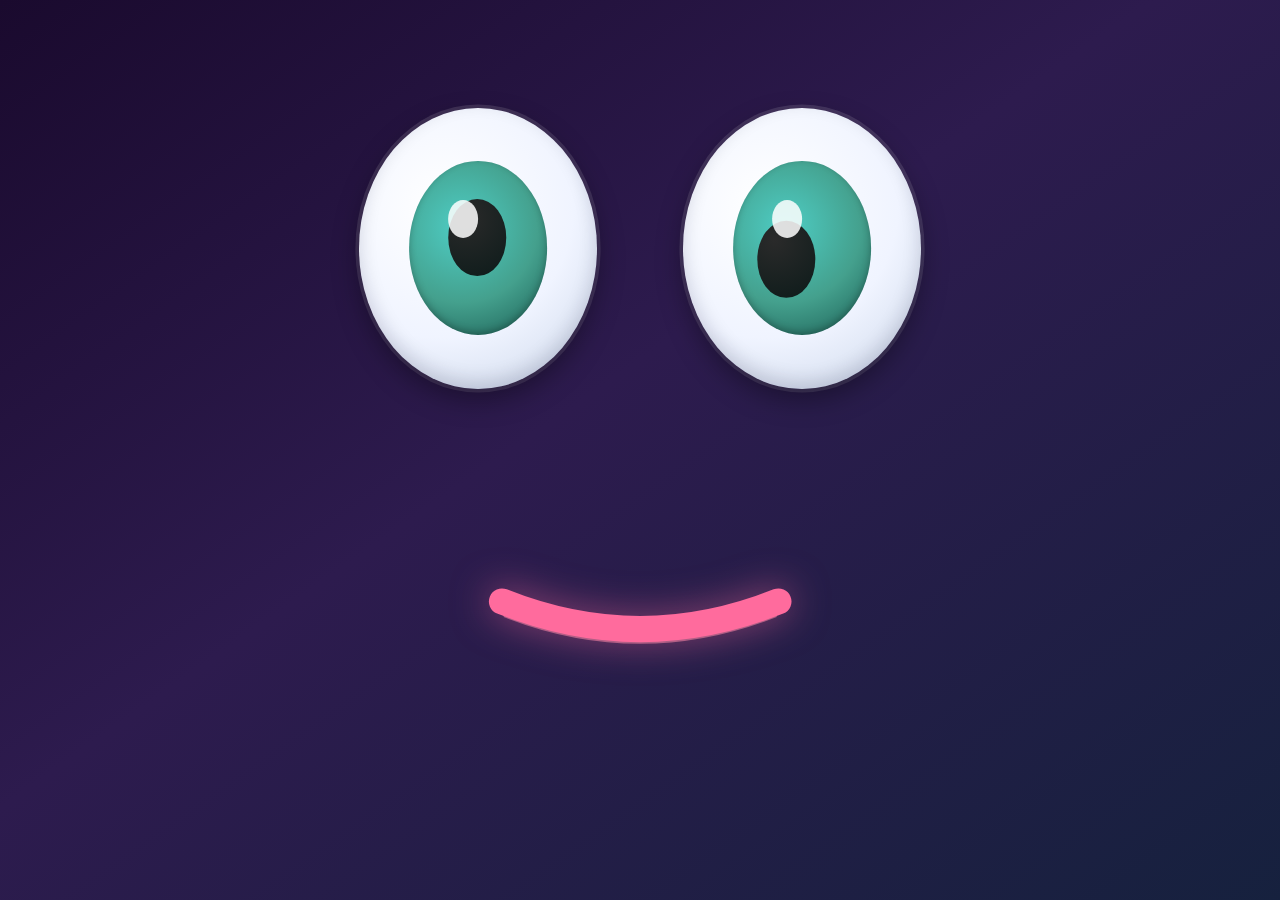
<file: display/robot_face/index.html>
<!DOCTYPE html>
<html lang="pt-BR">
<head>
  <meta charset="utf-8" />
  <meta name="viewport" content="width=device-width, initial-scale=1, maximum-scale=1, user-scalable=no" />
  <title>Rosto do robô</title>
  <link rel="stylesheet" href="face.css" />
</head>
<body>
  <div class="stage">
    <div class="face-wrap">
    <div id="face" class="face">
      <span class="cheek left" aria-hidden="true"></span>
      <span class="cheek right" aria-hidden="true"></span>

      <div class="eyes-row">
        <div id="eye-left" class="eye" role="img" aria-label="Olho esquerdo">
          <div class="iris">
            <div class="pupil"></div>
            <div class="shine"></div>
          </div>
          <div class="eyelid"></div>
        </div>
        <div id="eye-right" class="eye" role="img" aria-label="Olho direito">
          <div class="iris">
            <div class="pupil"></div>
            <div class="shine"></div>
          </div>
          <div class="eyelid"></div>
        </div>
      </div>

      <div class="mouth-zone">
        <div class="mouth">
          <svg viewBox="0 0 200 100" xmlns="http://www.w3.org/2000/svg" aria-hidden="true">
            <path id="mouth-inner" class="mouth-inner" d="M 21 46.5 Q 100 78 179 46.5 L 179 55.5 Q 100 86 21 55.5 Z" />
            <path id="mouth-path" class="mouth-path" d="M 20 46 Q 100 78 180 46" />
          </svg>
        </div>
      </div>
    </div>
    </div>
    <footer id="face-footer" class="face-footer" aria-live="polite"></footer>
  </div>
  <script src="face.js"></script>
</body>
</html>
</file>
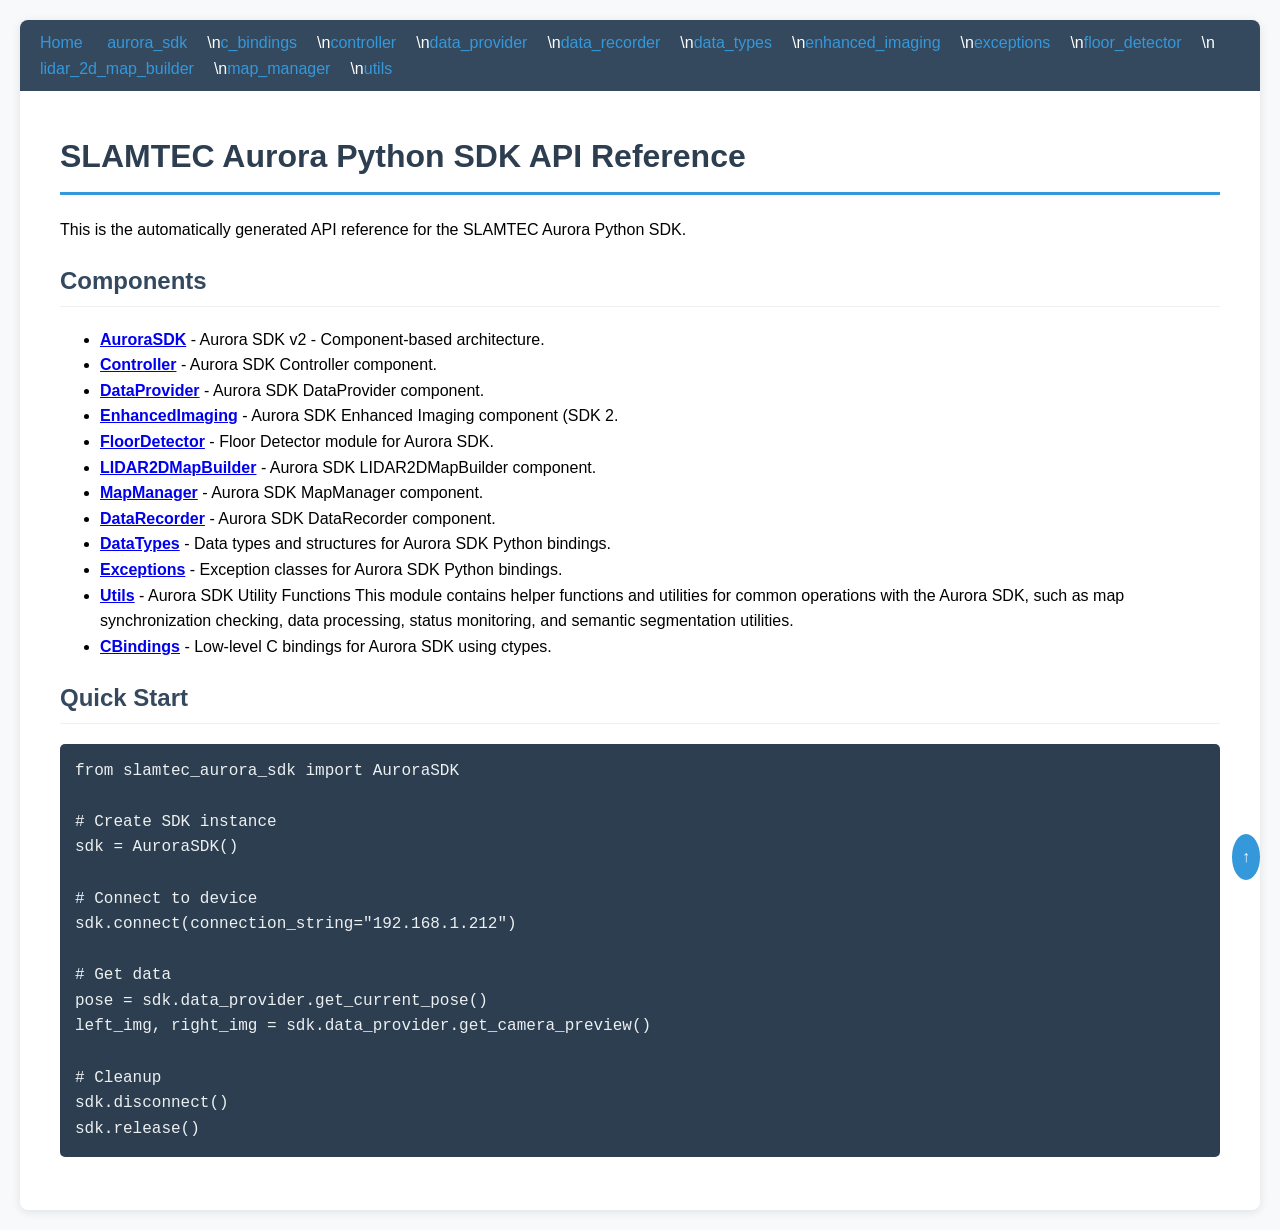
<file: py_aurora_remote-main/docs/index.html>
<!DOCTYPE html>
<html lang="en">
<head>
    <meta charset="UTF-8">
    <meta name="viewport" content="width=device-width, initial-scale=1.0">
    <title>API Reference - Aurora Python SDK</title>
    <style>
        body { font-family: -apple-system, BlinkMacSystemFont, 'Segoe UI', sans-serif; line-height: 1.6; margin: 0; padding: 20px; background: #f8f9fa; }
        .container { max-width: 1200px; margin: 0 auto; background: white; padding: 40px; border-radius: 8px; box-shadow: 0 2px 10px rgba(0,0,0,0.1); }
        h1 { color: #2c3e50; border-bottom: 3px solid #3498db; padding-bottom: 10px; }
        h2 { color: #34495e; border-bottom: 1px solid #ecf0f1; padding-bottom: 5px; }
        h3 { color: #2980b9; }
        h4 { color: #7f8c8d; }
        code { background: #f8f9fa; padding: 2px 6px; border-radius: 3px; font-family: 'Monaco', 'Consolas', monospace; }
        pre { background: #2c3e50; color: #ecf0f1; padding: 15px; border-radius: 5px; overflow-x: auto; }
        pre code { background: none; padding: 0; }
        .nav { background: #34495e; color: white; padding: 10px 0; margin: -40px -40px 40px -40px; border-radius: 8px 8px 0 0; }
        .nav ul { list-style: none; padding: 0 20px; margin: 0; }
        .nav li { display: inline-block; margin-right: 20px; }
        .nav a { color: #3498db; text-decoration: none; }
        .nav a:hover { text-decoration: underline; }
        .signature { background: #e8f4fd; padding: 10px; border-left: 4px solid #3498db; margin: 10px 0; }
        .docstring { margin: 15px 0; }
        .back-to-top { position: fixed; bottom: 20px; right: 20px; background: #3498db; color: white; padding: 10px; border-radius: 50%; text-decoration: none; }
    </style>
</head>
<body>
    <div class="container">
        <nav class="nav">
            <ul>
                <li><a href="index.html">Home</a></li>
                <li><a href="aurora_sdk.html">aurora_sdk</a></li>\n<li><a href="c_bindings.html">c_bindings</a></li>\n<li><a href="controller.html">controller</a></li>\n<li><a href="data_provider.html">data_provider</a></li>\n<li><a href="data_recorder.html">data_recorder</a></li>\n<li><a href="data_types.html">data_types</a></li>\n<li><a href="enhanced_imaging.html">enhanced_imaging</a></li>\n<li><a href="exceptions.html">exceptions</a></li>\n<li><a href="floor_detector.html">floor_detector</a></li>\n<li><a href="lidar_2d_map_builder.html">lidar_2d_map_builder</a></li>\n<li><a href="map_manager.html">map_manager</a></li>\n<li><a href="utils.html">utils</a></li>
            </ul>
        </nav>
        <h1>SLAMTEC Aurora Python SDK API Reference</h1>
<p>This is the automatically generated API reference for the SLAMTEC Aurora Python SDK.</p>
<h2>Components</h2>
<ul>
<li><strong><a href="aurora_sdk.html">AuroraSDK</a></strong> - Aurora SDK v2 - Component-based architecture.</li>
<li><strong><a href="controller.html">Controller</a></strong> - Aurora SDK Controller component.</li>
<li><strong><a href="data_provider.html">DataProvider</a></strong> - Aurora SDK DataProvider component.</li>
<li><strong><a href="enhanced_imaging.html">EnhancedImaging</a></strong> - Aurora SDK Enhanced Imaging component (SDK 2.</li>
<li><strong><a href="floor_detector.html">FloorDetector</a></strong> - Floor Detector module for Aurora SDK.</li>
<li><strong><a href="lidar_2d_map_builder.html">LIDAR2DMapBuilder</a></strong> - Aurora SDK LIDAR2DMapBuilder component.</li>
<li><strong><a href="map_manager.html">MapManager</a></strong> - Aurora SDK MapManager component.</li>
<li><strong><a href="data_recorder.html">DataRecorder</a></strong> - Aurora SDK DataRecorder component.</li>
<li><strong><a href="data_types.html">DataTypes</a></strong> - Data types and structures for Aurora SDK Python bindings.</li>
<li><strong><a href="exceptions.html">Exceptions</a></strong> - Exception classes for Aurora SDK Python bindings.</li>
<li><strong><a href="utils.html">Utils</a></strong> - Aurora SDK Utility Functions

This module contains helper functions and utilities for common operations
with the Aurora SDK, such as map synchronization checking, data processing,
status monitoring, and semantic segmentation utilities.</li>
<li><strong><a href="c_bindings.html">CBindings</a></strong> - Low-level C bindings for Aurora SDK using ctypes.</li>
</ul>
<h2>Quick Start</h2>
<pre><code>from slamtec_aurora_sdk import AuroraSDK

# Create SDK instance
sdk = AuroraSDK()

# Connect to device
sdk.connect(connection_string="192.168.1.212")

# Get data
pose = sdk.data_provider.get_current_pose()
left_img, right_img = sdk.data_provider.get_camera_preview()

# Cleanup
sdk.disconnect()
sdk.release()</code></pre>
        <a href="#" class="back-to-top">↑</a>
    </div>
</body>
</html>
</file>
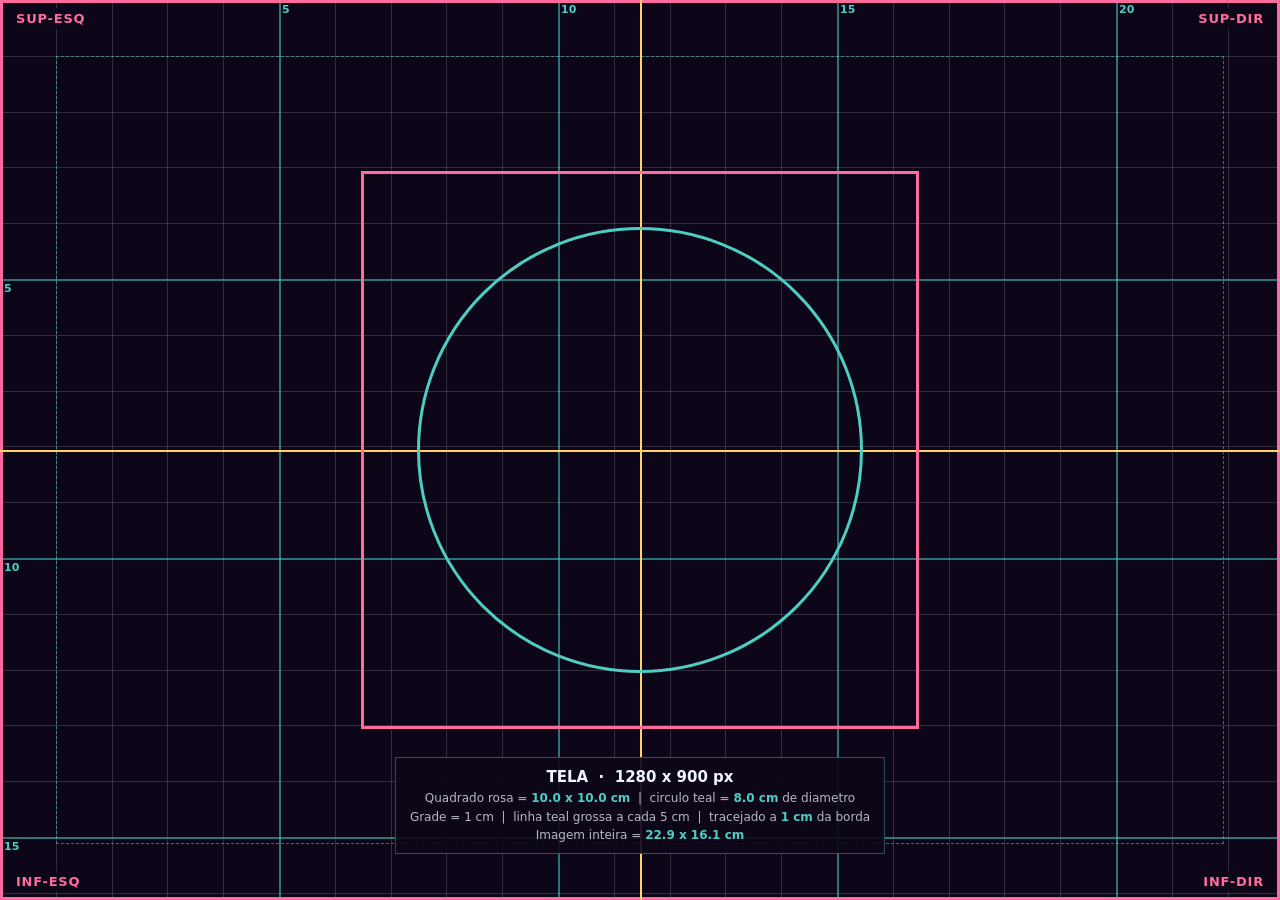
<file: display/robot_face/alinhamento.html>
<!DOCTYPE html>
<html lang="pt-BR">
<head>
<meta charset="utf-8">
<title>Alinhamento e nivelamento</title>
<style>
  * { box-sizing: border-box; margin: 0; padding: 0; }
  html, body { width: 100%; height: 100%; overflow: hidden; background: #0d0618; color: #f0f4ff;
               font-family: system-ui, sans-serif; }
  #palco { position: relative; width: 100%; height: 100%; }

  /* Moldura na borda absoluta da imagem: se algum lado sumir, o acabamento esta comendo pixels */
  #moldura { position: absolute; inset: 0; border: 3px solid #ff6b9d; }
  #moldura2 { position: absolute; border: 1px dashed rgba(78,205,196,.55); }

  /* Grade de 1 cm (fina) e 5 cm (grossa) */
  #grade { position: absolute; inset: 0; }
  .lin { position: absolute; background: rgba(240,244,255,.16); }
  .lin.forte { background: rgba(78,205,196,.55); }
  .num { position: absolute; font-size: 11px; font-weight: 700; color: #4ecdc4;
         font-variant-numeric: tabular-nums; }

  /* Cruz central */
  #cruzh, #cruzv { position: absolute; background: #ffd166; }
  #cruzh { left: 0; right: 0; height: 2px; top: 50%; }
  #cruzv { top: 0; bottom: 0; width: 2px; left: 50%; }

  /* Quadrado e circulo de referencia */
  #ref { position: absolute; left: 50%; top: 50%; transform: translate(-50%,-50%);
         border: 3px solid #ff6b9d; display: flex; align-items: center; justify-content: center; }
  #circ { border: 3px solid #4ecdc4; border-radius: 50%; }

  .canto { position: absolute; font-size: 13px; font-weight: 800; letter-spacing: .06em;
           color: #ff6b9d; background: rgba(13,6,24,.85); padding: 3px 6px; }
  .c1 { top: 8px; left: 10px; } .c2 { top: 8px; right: 10px; }
  .c3 { bottom: 8px; left: 10px; } .c4 { bottom: 8px; right: 10px; }

  #info { position: absolute; left: 50%; transform: translateX(-50%); text-align: center;
          background: rgba(13,6,24,.9); padding: 8px 14px; border: 1px solid rgba(78,205,196,.4);
          line-height: 1.55; }
  #info b { color: #4ecdc4; }
  #info .t { font-size: 15px; font-weight: 800; }
  #info .s { font-size: 12px; color: rgba(240,244,255,.75); }
</style>
</head>
<body>
<div id="palco">
  <div id="grade"></div>
  <div id="moldura"></div>
  <div id="moldura2"></div>
  <div id="cruzh"></div>
  <div id="cruzv"></div>
  <div id="ref"><div id="circ"></div></div>
  <span class="canto c1">SUP-ESQ</span>
  <span class="canto c2">SUP-DIR</span>
  <span class="canto c3">INF-ESQ</span>
  <span class="canto c4">INF-DIR</span>
  <div id="info"></div>
</div>
<script>
(function () {
  var q = new URLSearchParams(location.search);
  var pxcm = parseFloat(q.get('pxcm') || '55.8');
  var nome = q.get('nome') || 'TELA';
  var refcm = parseFloat(q.get('ref') || '10');
  var W = window.innerWidth, H = window.innerHeight;
  var g = document.getElementById('grade');
  var html = '';

  function linha(vert, pos, forte) {
    var s = forte ? ' forte' : '';
    if (vert) html += '<span class="lin' + s + '" style="left:' + pos + 'px;top:0;bottom:0;width:' + (forte ? 2 : 1) + 'px"></span>';
    else      html += '<span class="lin' + s + '" style="top:' + pos + 'px;left:0;right:0;height:' + (forte ? 2 : 1) + 'px"></span>';
  }
  // Grade ancorada no canto superior esquerdo, em centimetros reais
  for (var i = 1; i * pxcm < W; i++) {
    var forte = (i % 5 === 0); linha(true, i * pxcm, forte);
    if (forte) html += '<span class="num" style="left:' + (i * pxcm + 3) + 'px;top:3px">' + i + '</span>';
  }
  for (var j = 1; j * pxcm < H; j++) {
    var f2 = (j % 5 === 0); linha(false, j * pxcm, f2);
    if (f2) html += '<span class="num" style="top:' + (j * pxcm + 3) + 'px;left:4px">' + j + '</span>';
  }
  g.innerHTML = html;

  // Moldura interna a exatamente 1 cm da borda da imagem
  var m2 = document.getElementById('moldura2');
  m2.style.left = m2.style.top = m2.style.right = m2.style.bottom = pxcm + 'px';

  // Quadrado + circulo de referencia com medida conhecida
  var r = document.getElementById('ref');
  r.style.width = r.style.height = (refcm * pxcm) + 'px';
  var c = document.getElementById('circ');
  c.style.width = c.style.height = ((refcm - 2) * pxcm) + 'px';

  var larguraCm = (W / pxcm), alturaCm = (H / pxcm);
  var info = document.getElementById('info');
  info.innerHTML =
    '<div class="t">' + nome + ' &nbsp;·&nbsp; ' + W + ' x ' + H + ' px</div>' +
    '<div class="s">Quadrado rosa = <b>' + refcm.toFixed(1) + ' x ' + refcm.toFixed(1) + ' cm</b> &nbsp;|&nbsp; ' +
    'circulo teal = <b>' + (refcm - 2).toFixed(1) + ' cm</b> de diametro</div>' +
    '<div class="s">Grade = 1 cm &nbsp;|&nbsp; linha teal grossa a cada 5 cm &nbsp;|&nbsp; ' +
    'tracejado a <b>1 cm</b> da borda</div>' +
    '<div class="s">Imagem inteira = <b>' + larguraCm.toFixed(1) + ' x ' + alturaCm.toFixed(1) + ' cm</b></div>';

  // Posiciona a legenda logo abaixo do quadrado; se nao couber, joga para cima dele
  requestAnimationFrame(function () {
    var alt = info.offsetHeight || 90;
    var y = H * 0.5 + refcm * pxcm * 0.5 + 0.5 * pxcm;
    if (y + alt > H - 0.3 * pxcm) y = H * 0.5 - refcm * pxcm * 0.5 - 0.5 * pxcm - alt;
    if (y < 0.3 * pxcm) y = 0.3 * pxcm;
    info.style.top = y + 'px';
  });
})();
</script>
</body>
</html>
</file>
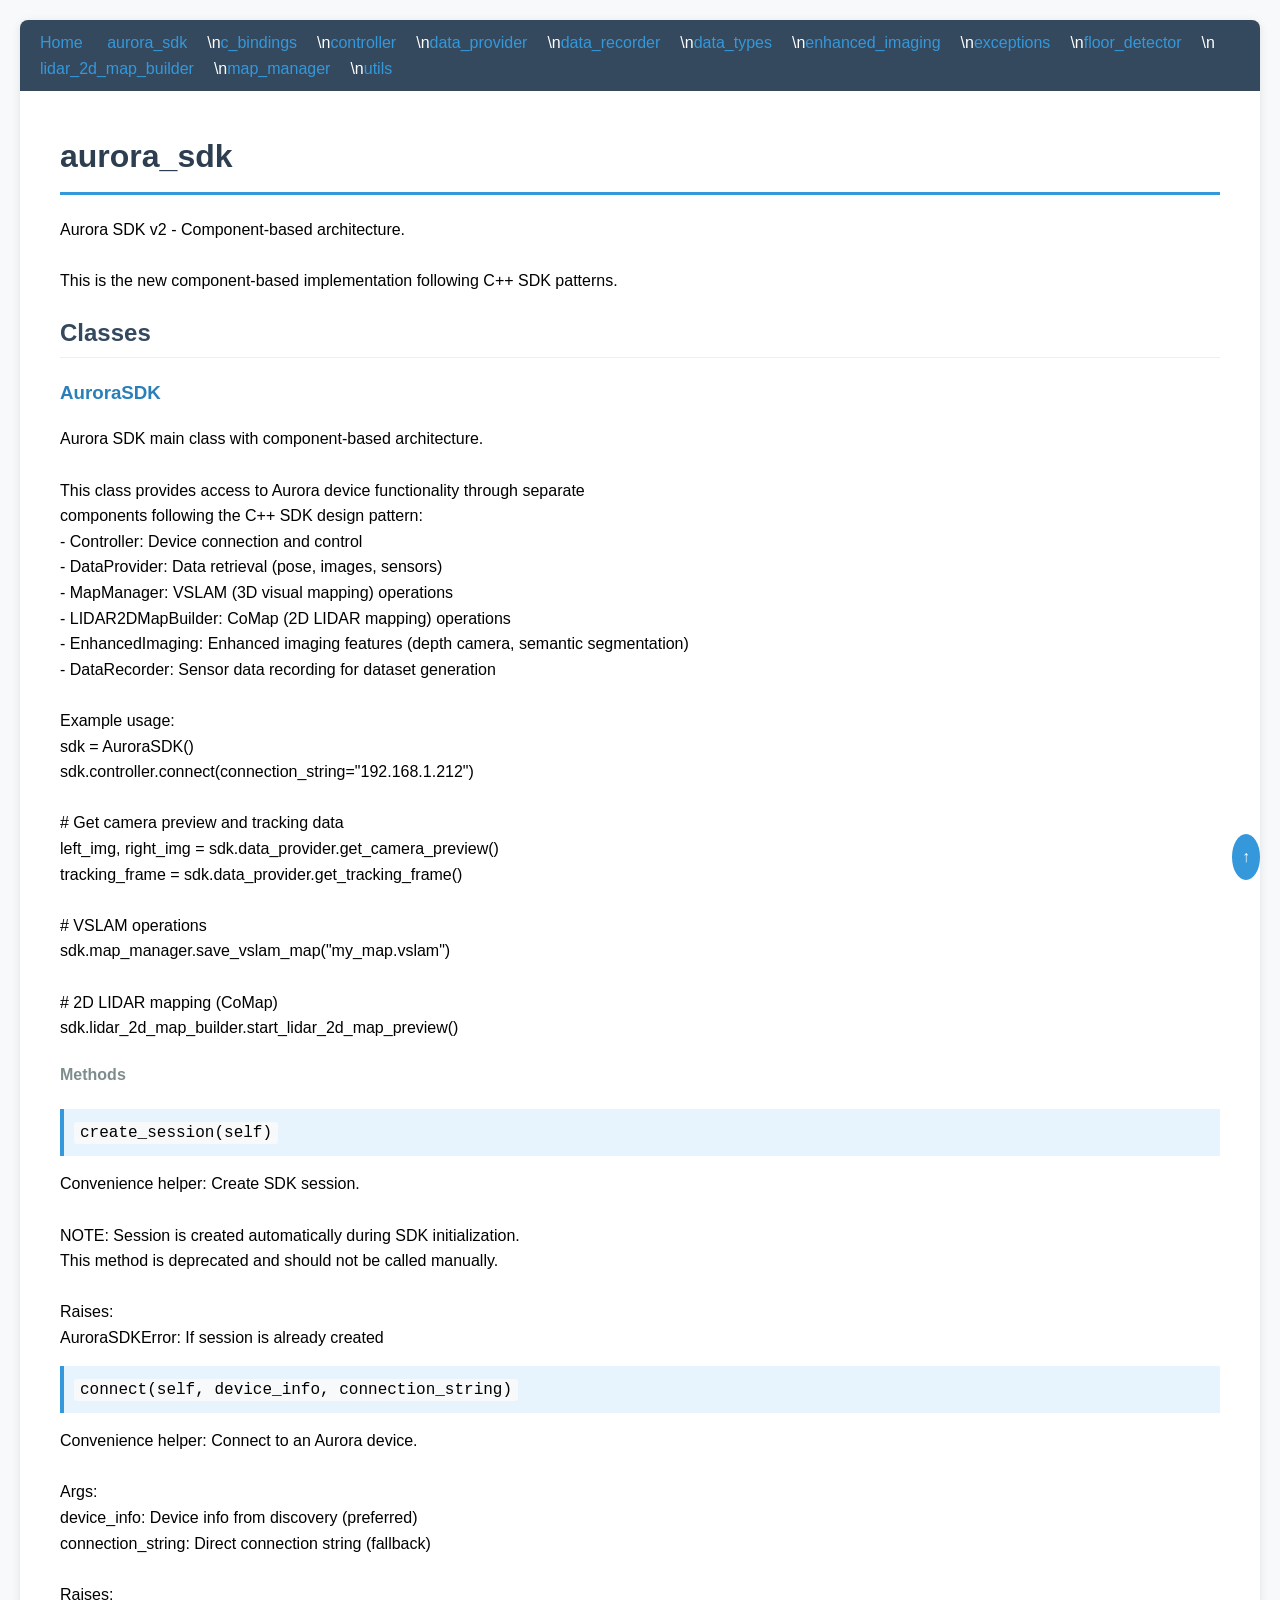
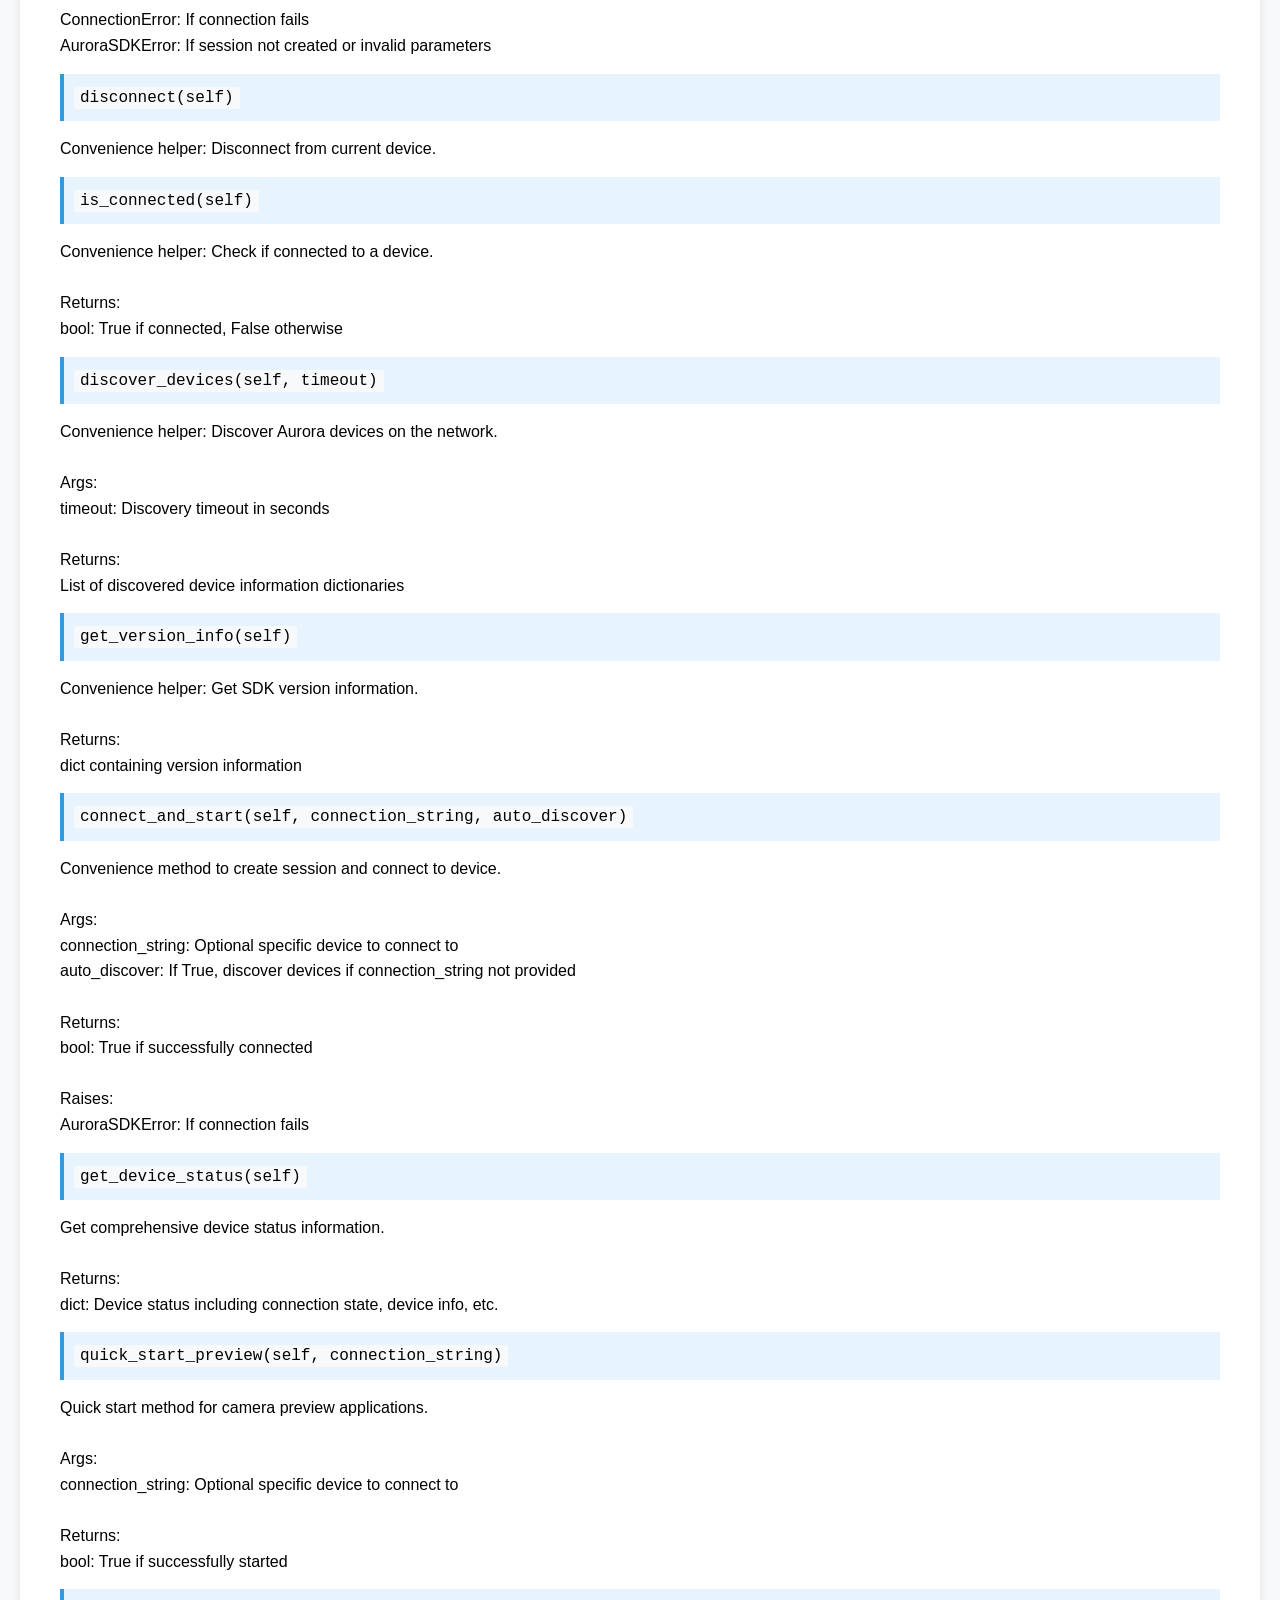
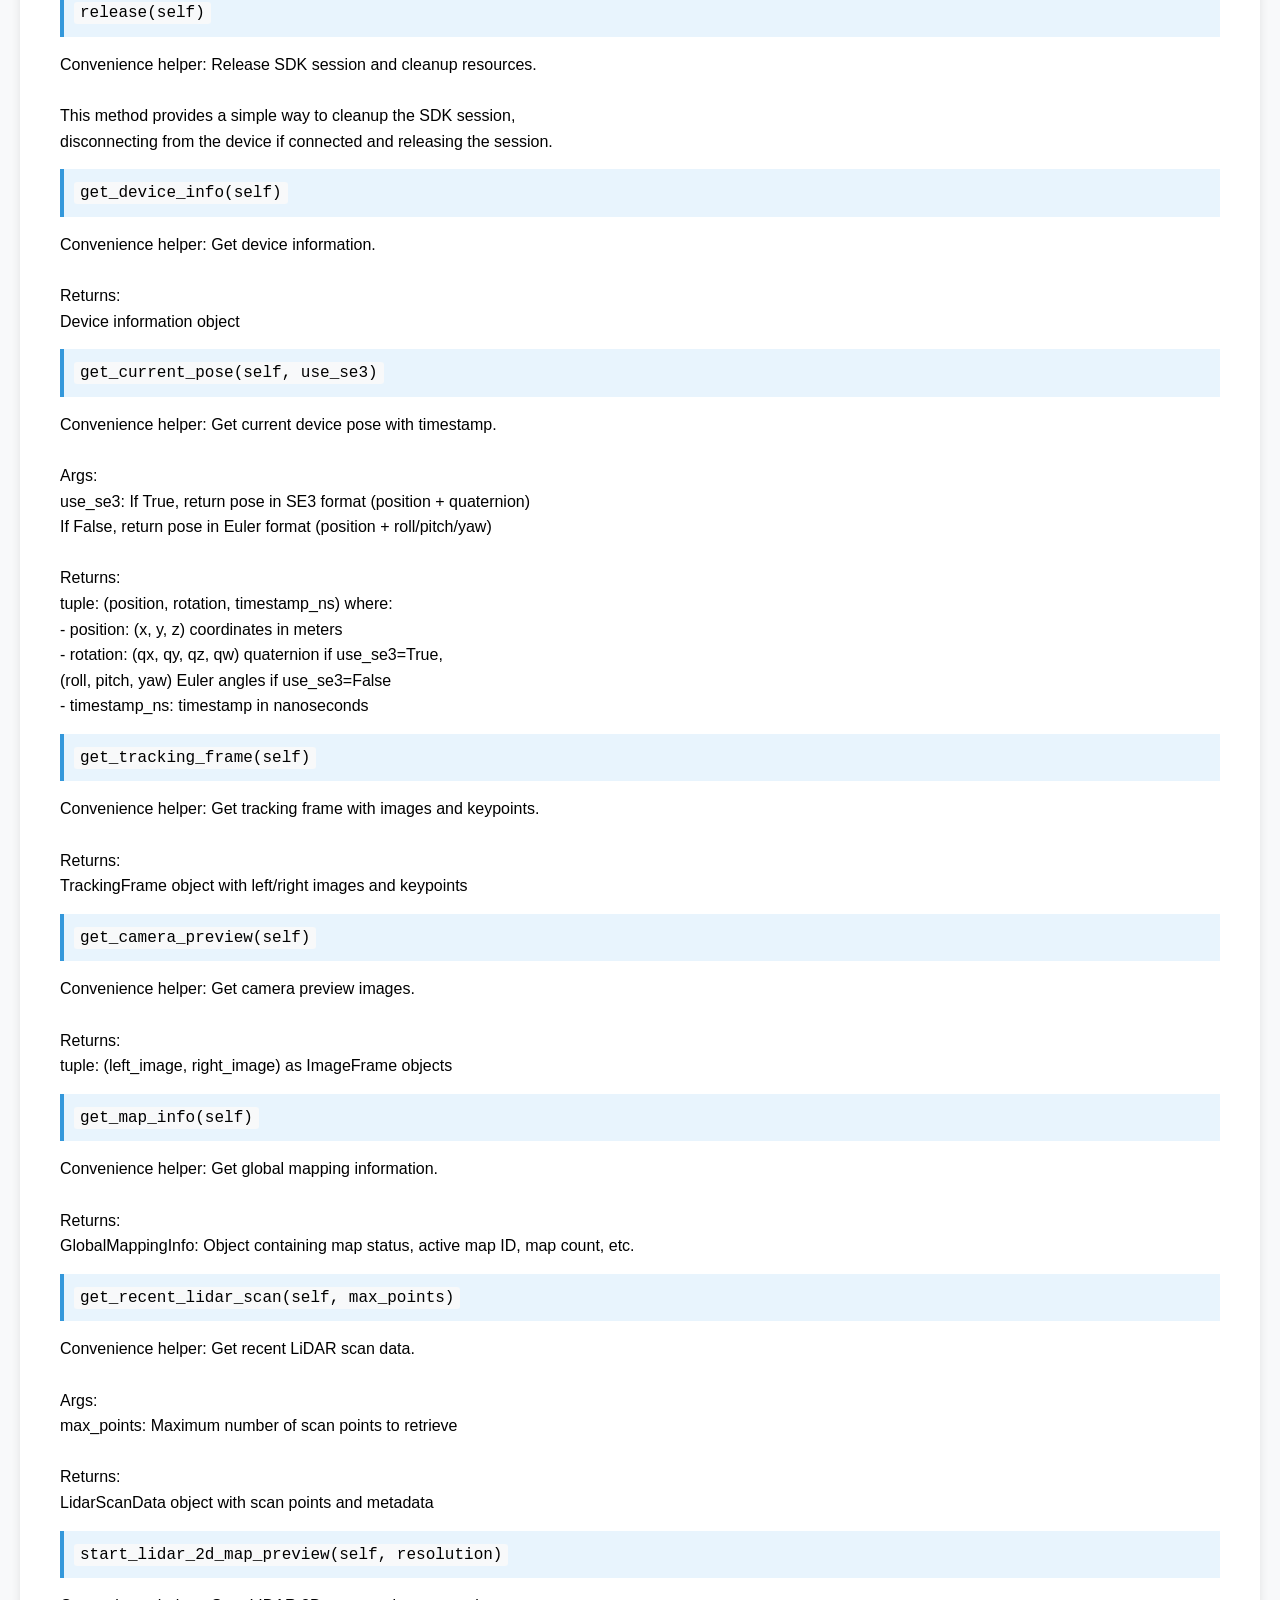
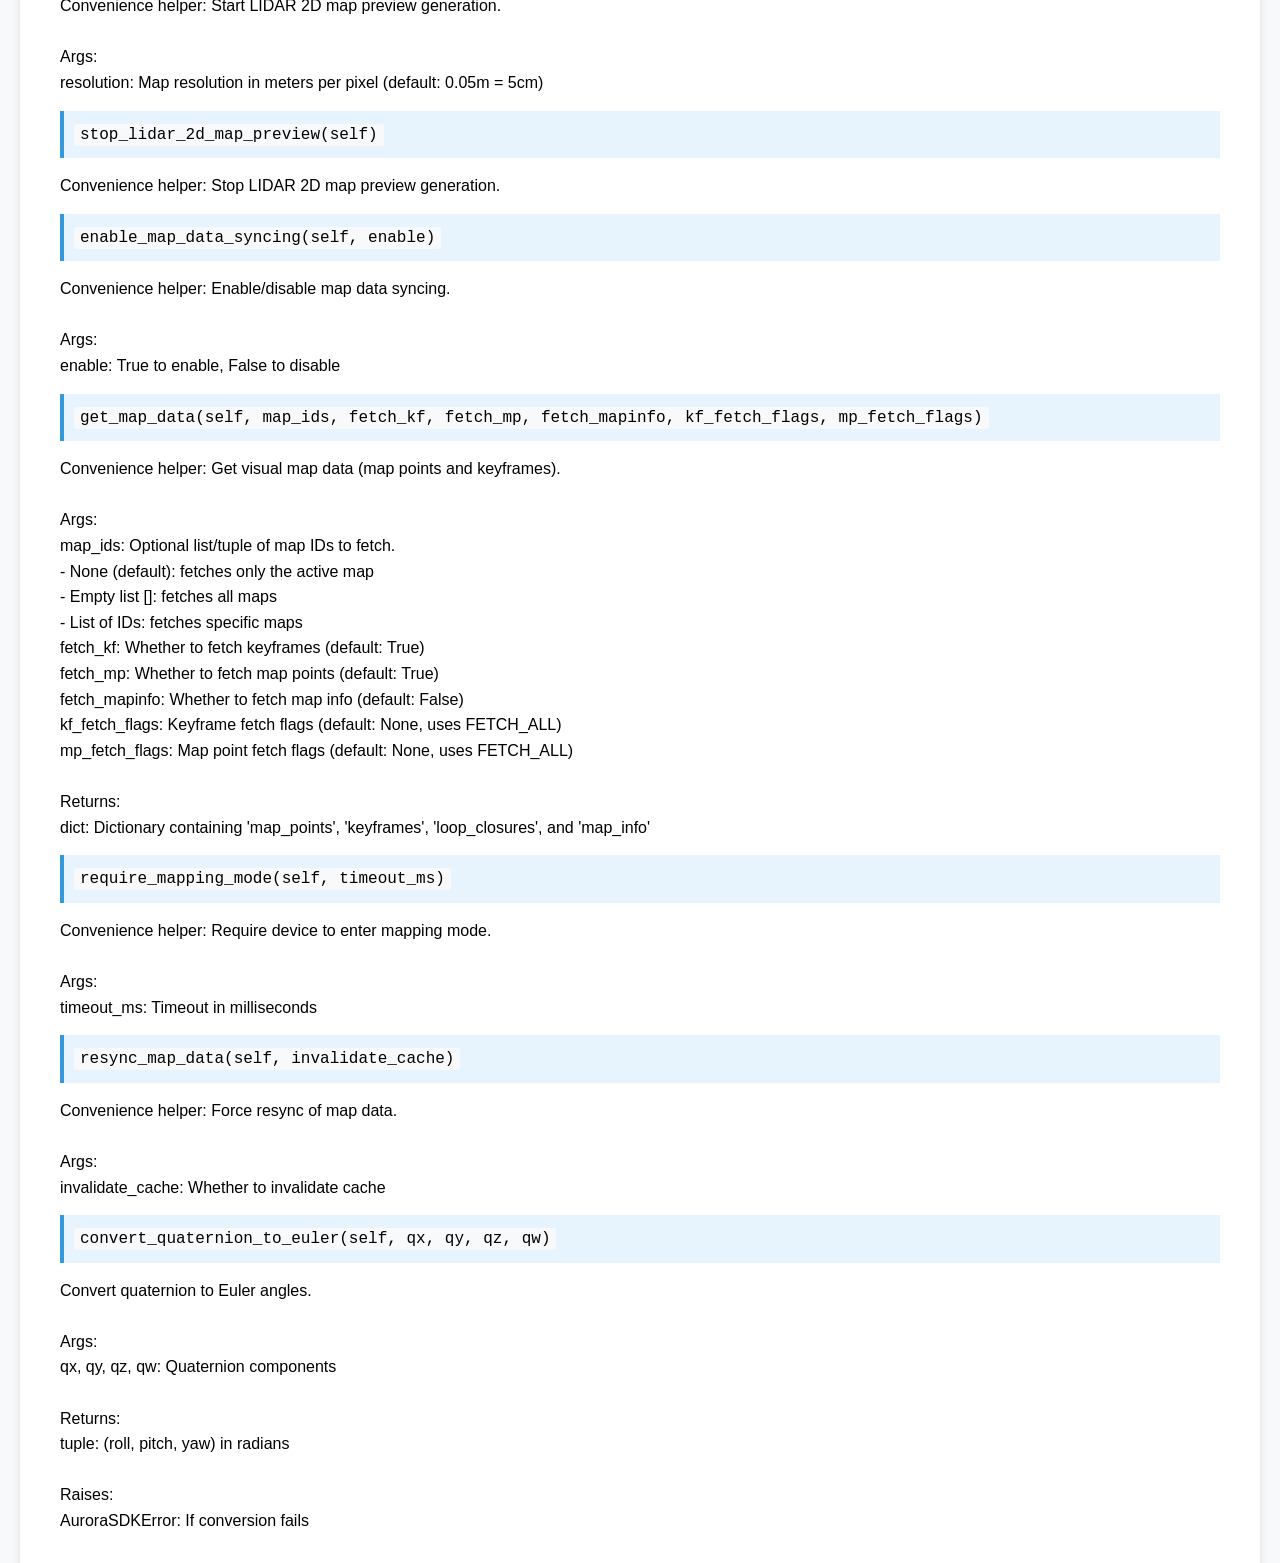
<file: py_aurora_remote-main/docs/aurora_sdk.html>
<!DOCTYPE html>
<html lang="en">
<head>
    <meta charset="UTF-8">
    <meta name="viewport" content="width=device-width, initial-scale=1.0">
    <title>aurora_sdk - Aurora Python SDK</title>
    <style>
        body { font-family: -apple-system, BlinkMacSystemFont, 'Segoe UI', sans-serif; line-height: 1.6; margin: 0; padding: 20px; background: #f8f9fa; }
        .container { max-width: 1200px; margin: 0 auto; background: white; padding: 40px; border-radius: 8px; box-shadow: 0 2px 10px rgba(0,0,0,0.1); }
        h1 { color: #2c3e50; border-bottom: 3px solid #3498db; padding-bottom: 10px; }
        h2 { color: #34495e; border-bottom: 1px solid #ecf0f1; padding-bottom: 5px; }
        h3 { color: #2980b9; }
        h4 { color: #7f8c8d; }
        code { background: #f8f9fa; padding: 2px 6px; border-radius: 3px; font-family: 'Monaco', 'Consolas', monospace; }
        pre { background: #2c3e50; color: #ecf0f1; padding: 15px; border-radius: 5px; overflow-x: auto; }
        pre code { background: none; padding: 0; }
        .nav { background: #34495e; color: white; padding: 10px 0; margin: -40px -40px 40px -40px; border-radius: 8px 8px 0 0; }
        .nav ul { list-style: none; padding: 0 20px; margin: 0; }
        .nav li { display: inline-block; margin-right: 20px; }
        .nav a { color: #3498db; text-decoration: none; }
        .nav a:hover { text-decoration: underline; }
        .signature { background: #e8f4fd; padding: 10px; border-left: 4px solid #3498db; margin: 10px 0; }
        .docstring { margin: 15px 0; }
        .back-to-top { position: fixed; bottom: 20px; right: 20px; background: #3498db; color: white; padding: 10px; border-radius: 50%; text-decoration: none; }
    </style>
</head>
<body>
    <div class="container">
        <nav class="nav">
            <ul>
                <li><a href="index.html">Home</a></li>
                <li><a href="aurora_sdk.html">aurora_sdk</a></li>\n<li><a href="c_bindings.html">c_bindings</a></li>\n<li><a href="controller.html">controller</a></li>\n<li><a href="data_provider.html">data_provider</a></li>\n<li><a href="data_recorder.html">data_recorder</a></li>\n<li><a href="data_types.html">data_types</a></li>\n<li><a href="enhanced_imaging.html">enhanced_imaging</a></li>\n<li><a href="exceptions.html">exceptions</a></li>\n<li><a href="floor_detector.html">floor_detector</a></li>\n<li><a href="lidar_2d_map_builder.html">lidar_2d_map_builder</a></li>\n<li><a href="map_manager.html">map_manager</a></li>\n<li><a href="utils.html">utils</a></li>
            </ul>
        </nav>
        <h1>aurora_sdk</h1>
<div class='docstring'>Aurora SDK v2 - Component-based architecture.<br><br>This is the new component-based implementation following C++ SDK patterns.</div>
<h2>Classes</h2>
<h3>AuroraSDK</h3>
<div class='docstring'>Aurora SDK main class with component-based architecture.<br><br>This class provides access to Aurora device functionality through separate<br>components following the C++ SDK design pattern:<br>- Controller: Device connection and control<br>- DataProvider: Data retrieval (pose, images, sensors)<br>- MapManager: VSLAM (3D visual mapping) operations<br>- LIDAR2DMapBuilder: CoMap (2D LIDAR mapping) operations<br>- EnhancedImaging: Enhanced imaging features (depth camera, semantic segmentation)<br>- DataRecorder: Sensor data recording for dataset generation<br><br>Example usage:<br>    sdk = AuroraSDK()<br>    sdk.controller.connect(connection_string="192.168.1.212")<br>    <br>    # Get camera preview and tracking data<br>    left_img, right_img = sdk.data_provider.get_camera_preview()<br>    tracking_frame = sdk.data_provider.get_tracking_frame()<br>    <br>    # VSLAM operations<br>    sdk.map_manager.save_vslam_map("my_map.vslam")<br>    <br>    # 2D LIDAR mapping (CoMap)<br>    sdk.lidar_2d_map_builder.start_lidar_2d_map_preview()</div>
<h4>Methods</h4>
<div class='signature'><code>create_session(self)</code></div>
<div class='docstring'>Convenience helper: Create SDK session.<br><br>NOTE: Session is created automatically during SDK initialization.<br>This method is deprecated and should not be called manually.<br><br>Raises:<br>    AuroraSDKError: If session is already created</div>
<div class='signature'><code>connect(self, device_info, connection_string)</code></div>
<div class='docstring'>Convenience helper: Connect to an Aurora device.<br><br>Args:<br>    device_info: Device info from discovery (preferred)<br>    connection_string: Direct connection string (fallback)<br>    <br>Raises:<br>    ConnectionError: If connection fails<br>    AuroraSDKError: If session not created or invalid parameters</div>
<div class='signature'><code>disconnect(self)</code></div>
<div class='docstring'>Convenience helper: Disconnect from current device.</div>
<div class='signature'><code>is_connected(self)</code></div>
<div class='docstring'>Convenience helper: Check if connected to a device.<br><br>Returns:<br>    bool: True if connected, False otherwise</div>
<div class='signature'><code>discover_devices(self, timeout)</code></div>
<div class='docstring'>Convenience helper: Discover Aurora devices on the network.<br><br>Args:<br>    timeout: Discovery timeout in seconds<br>    <br>Returns:<br>    List of discovered device information dictionaries</div>
<div class='signature'><code>get_version_info(self)</code></div>
<div class='docstring'>Convenience helper: Get SDK version information.<br><br>Returns:<br>    dict containing version information</div>
<div class='signature'><code>connect_and_start(self, connection_string, auto_discover)</code></div>
<div class='docstring'>Convenience method to create session and connect to device.<br><br>Args:<br>    connection_string: Optional specific device to connect to<br>    auto_discover: If True, discover devices if connection_string not provided<br>    <br>Returns:<br>    bool: True if successfully connected<br>    <br>Raises:<br>    AuroraSDKError: If connection fails</div>
<div class='signature'><code>get_device_status(self)</code></div>
<div class='docstring'>Get comprehensive device status information.<br><br>Returns:<br>    dict: Device status including connection state, device info, etc.</div>
<div class='signature'><code>quick_start_preview(self, connection_string)</code></div>
<div class='docstring'>Quick start method for camera preview applications.<br><br>Args:<br>    connection_string: Optional specific device to connect to<br>    <br>Returns:<br>    bool: True if successfully started</div>
<div class='signature'><code>release(self)</code></div>
<div class='docstring'>Convenience helper: Release SDK session and cleanup resources.<br><br>This method provides a simple way to cleanup the SDK session,<br>disconnecting from the device if connected and releasing the session.</div>
<div class='signature'><code>get_device_info(self)</code></div>
<div class='docstring'>Convenience helper: Get device information.<br><br>Returns:<br>    Device information object</div>
<div class='signature'><code>get_current_pose(self, use_se3)</code></div>
<div class='docstring'>Convenience helper: Get current device pose with timestamp.<br><br>Args:<br>    use_se3: If True, return pose in SE3 format (position + quaternion)<br>            If False, return pose in Euler format (position + roll/pitch/yaw)<br>            <br>Returns:<br>    tuple: (position, rotation, timestamp_ns) where:<br>        - position: (x, y, z) coordinates in meters<br>        - rotation: (qx, qy, qz, qw) quaternion if use_se3=True, <br>                   (roll, pitch, yaw) Euler angles if use_se3=False<br>        - timestamp_ns: timestamp in nanoseconds</div>
<div class='signature'><code>get_tracking_frame(self)</code></div>
<div class='docstring'>Convenience helper: Get tracking frame with images and keypoints.<br><br>Returns:<br>    TrackingFrame object with left/right images and keypoints</div>
<div class='signature'><code>get_camera_preview(self)</code></div>
<div class='docstring'>Convenience helper: Get camera preview images.<br><br>Returns:<br>    tuple: (left_image, right_image) as ImageFrame objects</div>
<div class='signature'><code>get_map_info(self)</code></div>
<div class='docstring'>Convenience helper: Get global mapping information.<br><br>Returns:<br>    GlobalMappingInfo: Object containing map status, active map ID, map count, etc.</div>
<div class='signature'><code>get_recent_lidar_scan(self, max_points)</code></div>
<div class='docstring'>Convenience helper: Get recent LiDAR scan data.<br><br>Args:<br>    max_points: Maximum number of scan points to retrieve<br><br>Returns:<br>    LidarScanData object with scan points and metadata</div>
<div class='signature'><code>start_lidar_2d_map_preview(self, resolution)</code></div>
<div class='docstring'>Convenience helper: Start LIDAR 2D map preview generation.<br><br>Args:<br>    resolution: Map resolution in meters per pixel (default: 0.05m = 5cm)</div>
<div class='signature'><code>stop_lidar_2d_map_preview(self)</code></div>
<div class='docstring'>Convenience helper: Stop LIDAR 2D map preview generation.</div>
<div class='signature'><code>enable_map_data_syncing(self, enable)</code></div>
<div class='docstring'>Convenience helper: Enable/disable map data syncing.<br><br>Args:<br>    enable: True to enable, False to disable</div>
<div class='signature'><code>get_map_data(self, map_ids, fetch_kf, fetch_mp, fetch_mapinfo, kf_fetch_flags, mp_fetch_flags)</code></div>
<div class='docstring'>Convenience helper: Get visual map data (map points and keyframes).<br><br>Args:<br>    map_ids: Optional list/tuple of map IDs to fetch.<br>            - None (default): fetches only the active map<br>            - Empty list []: fetches all maps<br>            - List of IDs: fetches specific maps<br>    fetch_kf: Whether to fetch keyframes (default: True)<br>    fetch_mp: Whether to fetch map points (default: True)<br>    fetch_mapinfo: Whether to fetch map info (default: False)<br>    kf_fetch_flags: Keyframe fetch flags (default: None, uses FETCH_ALL)<br>    mp_fetch_flags: Map point fetch flags (default: None, uses FETCH_ALL)<br><br>Returns:<br>    dict: Dictionary containing 'map_points', 'keyframes', 'loop_closures', and 'map_info'</div>
<div class='signature'><code>require_mapping_mode(self, timeout_ms)</code></div>
<div class='docstring'>Convenience helper: Require device to enter mapping mode.<br><br>Args:<br>    timeout_ms: Timeout in milliseconds</div>
<div class='signature'><code>resync_map_data(self, invalidate_cache)</code></div>
<div class='docstring'>Convenience helper: Force resync of map data.<br><br>Args:<br>    invalidate_cache: Whether to invalidate cache</div>
<div class='signature'><code>convert_quaternion_to_euler(self, qx, qy, qz, qw)</code></div>
<div class='docstring'>Convert quaternion to Euler angles.<br><br>Args:<br>    qx, qy, qz, qw: Quaternion components<br>    <br>Returns:<br>    tuple: (roll, pitch, yaw) in radians<br>    <br>Raises:<br>    AuroraSDKError: If conversion fails</div>
        <a href="#" class="back-to-top">↑</a>
    </div>
</body>
</html>
</file>
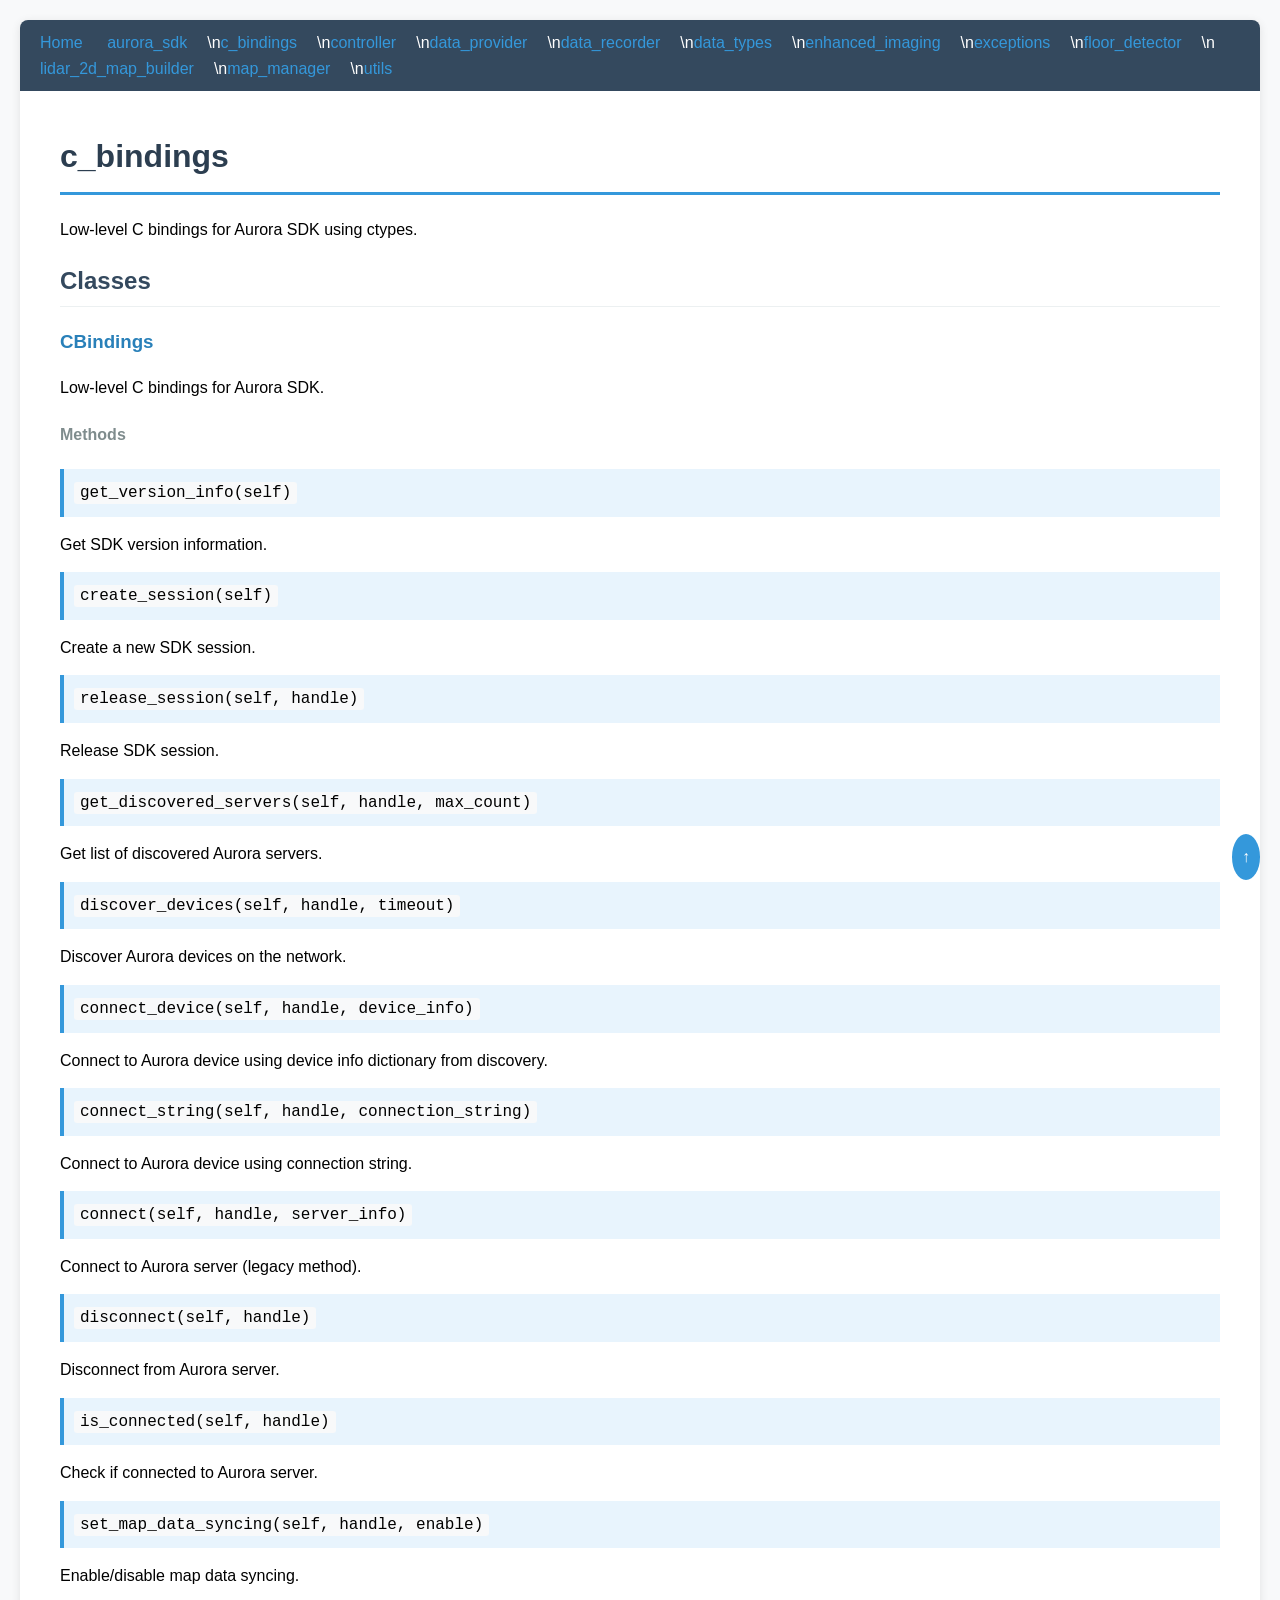
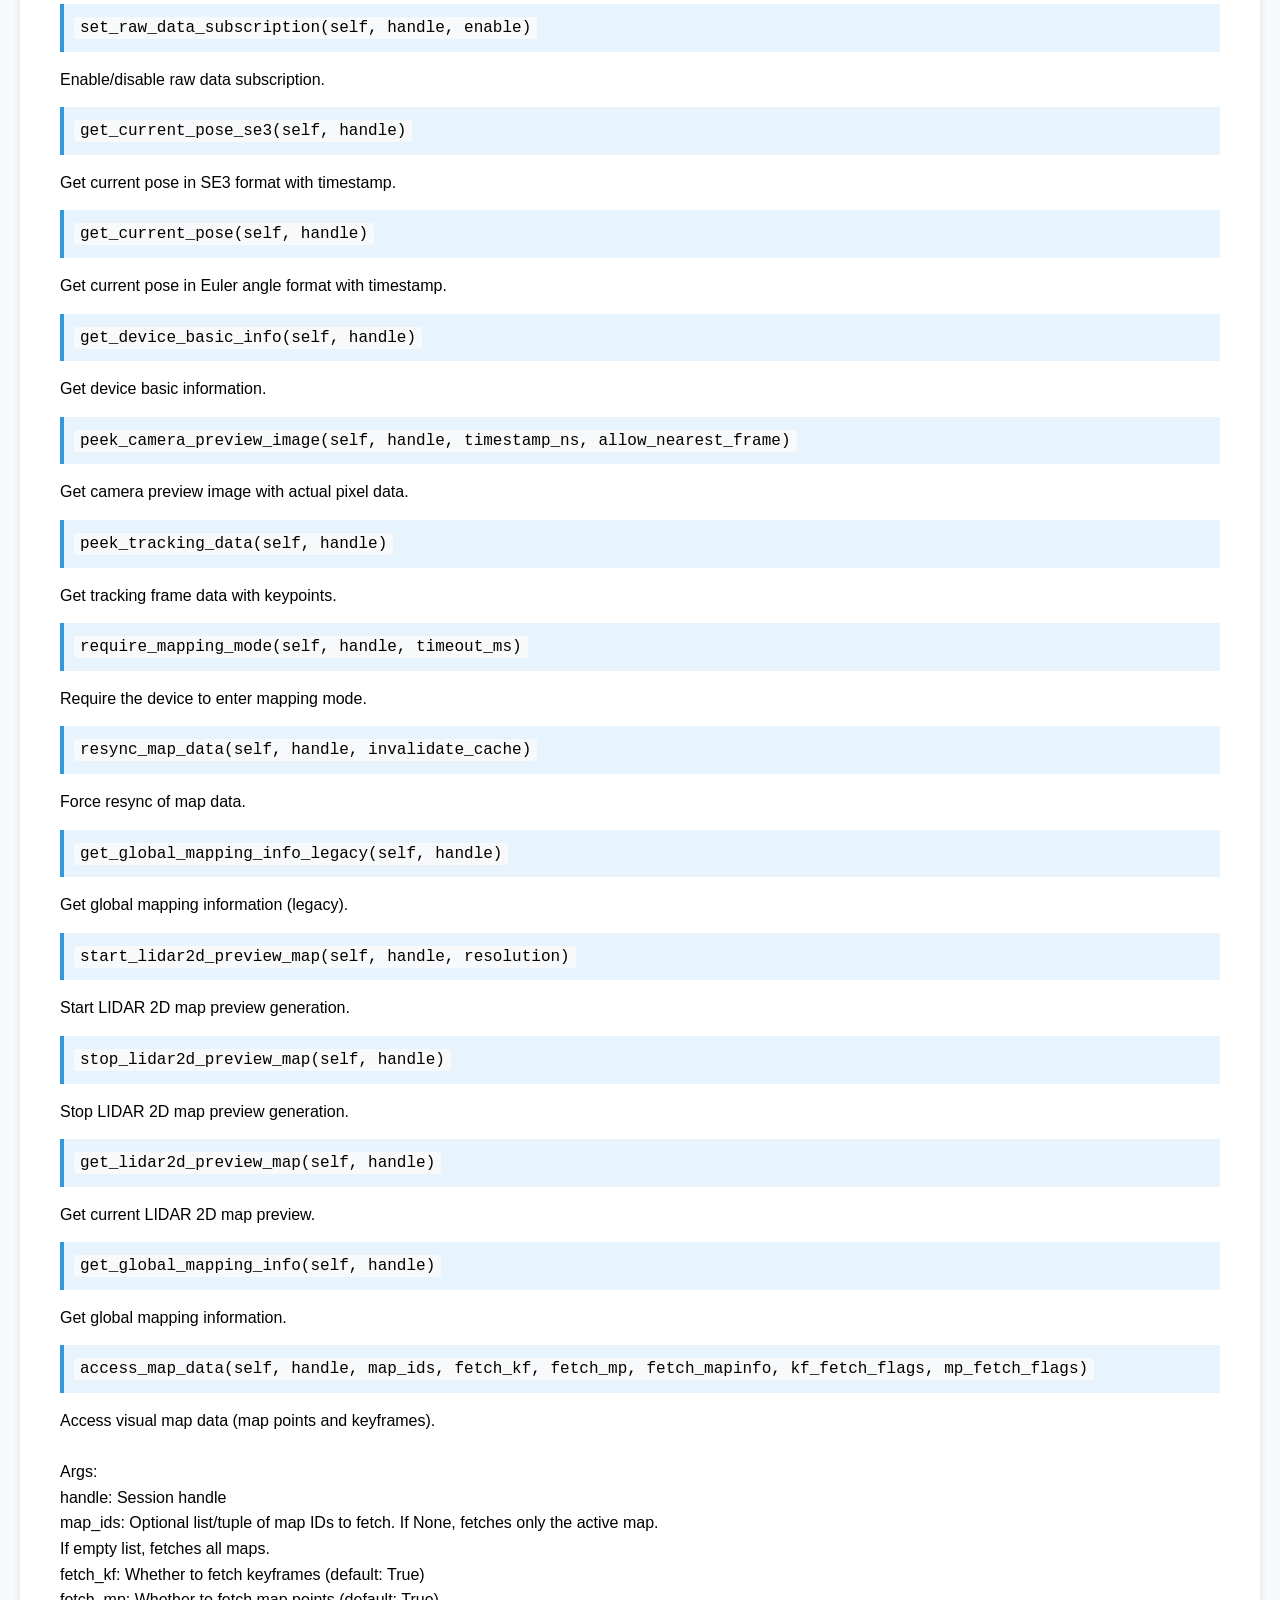
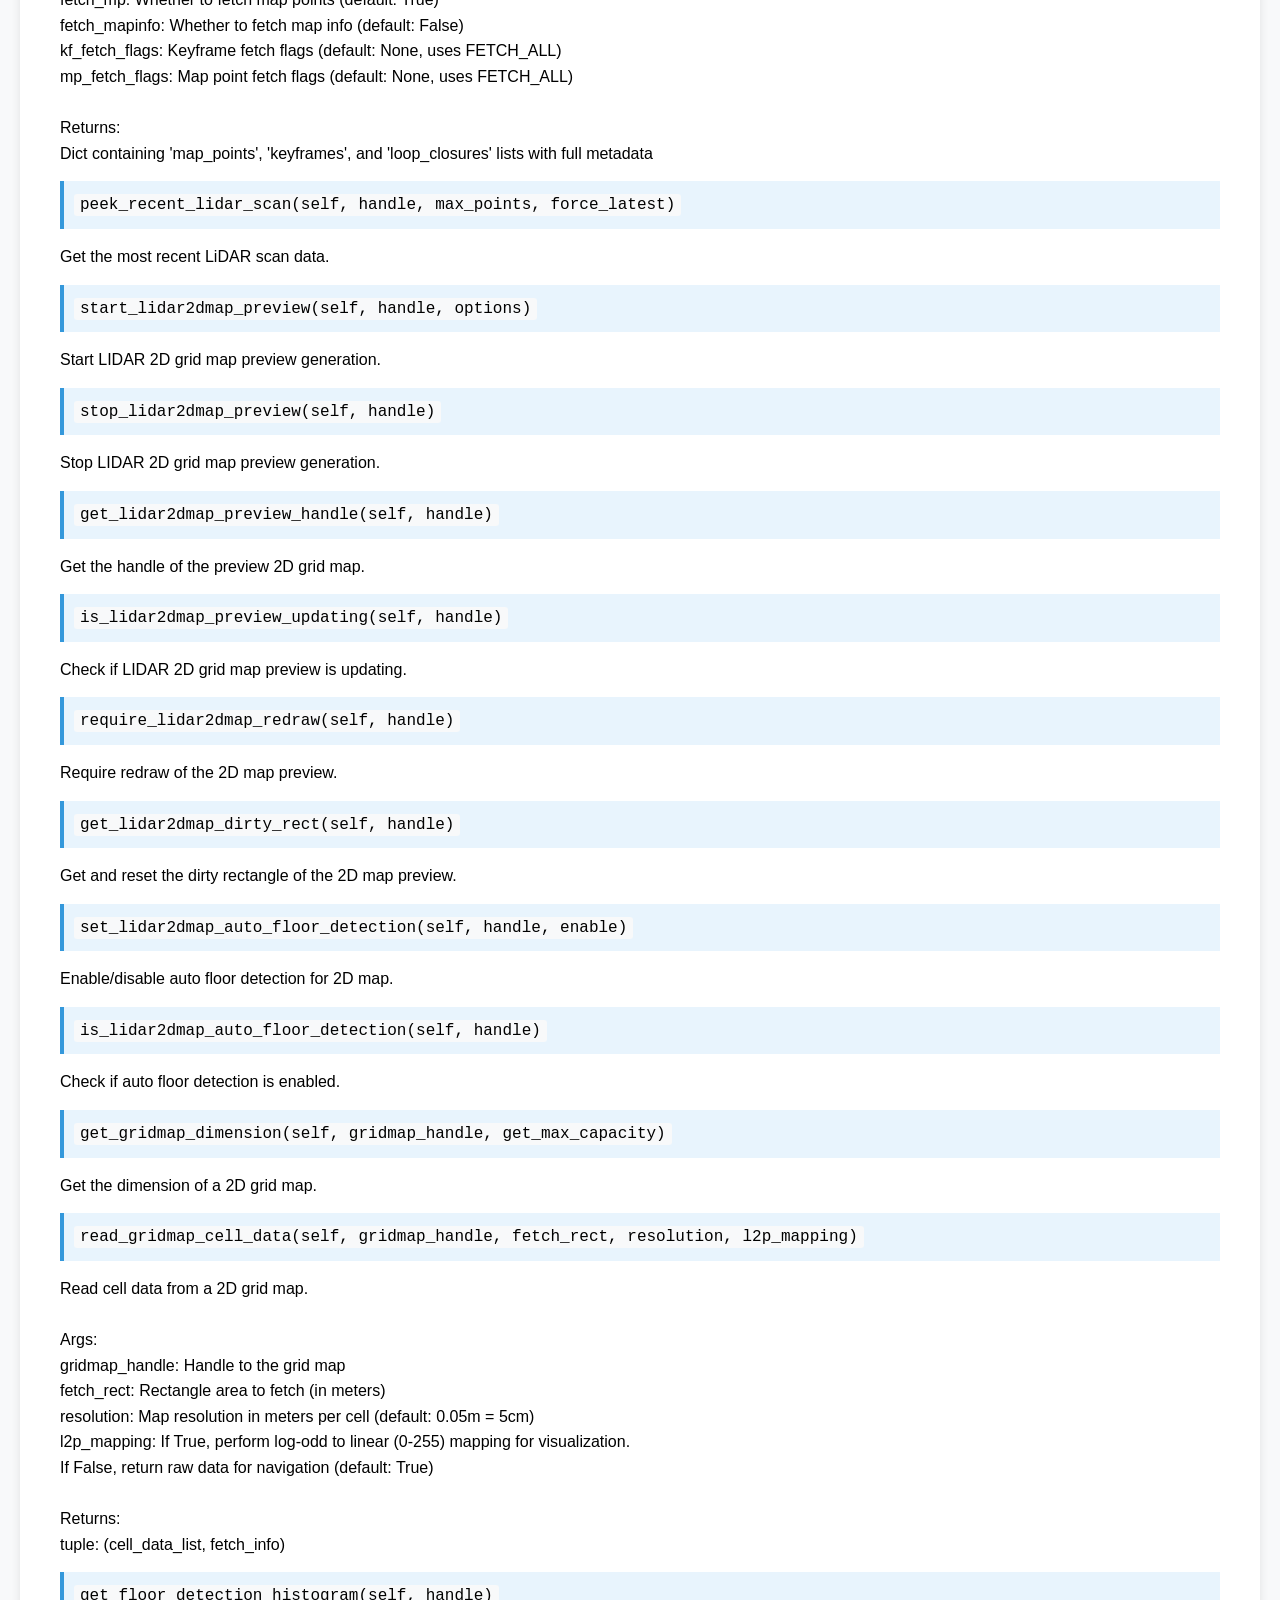
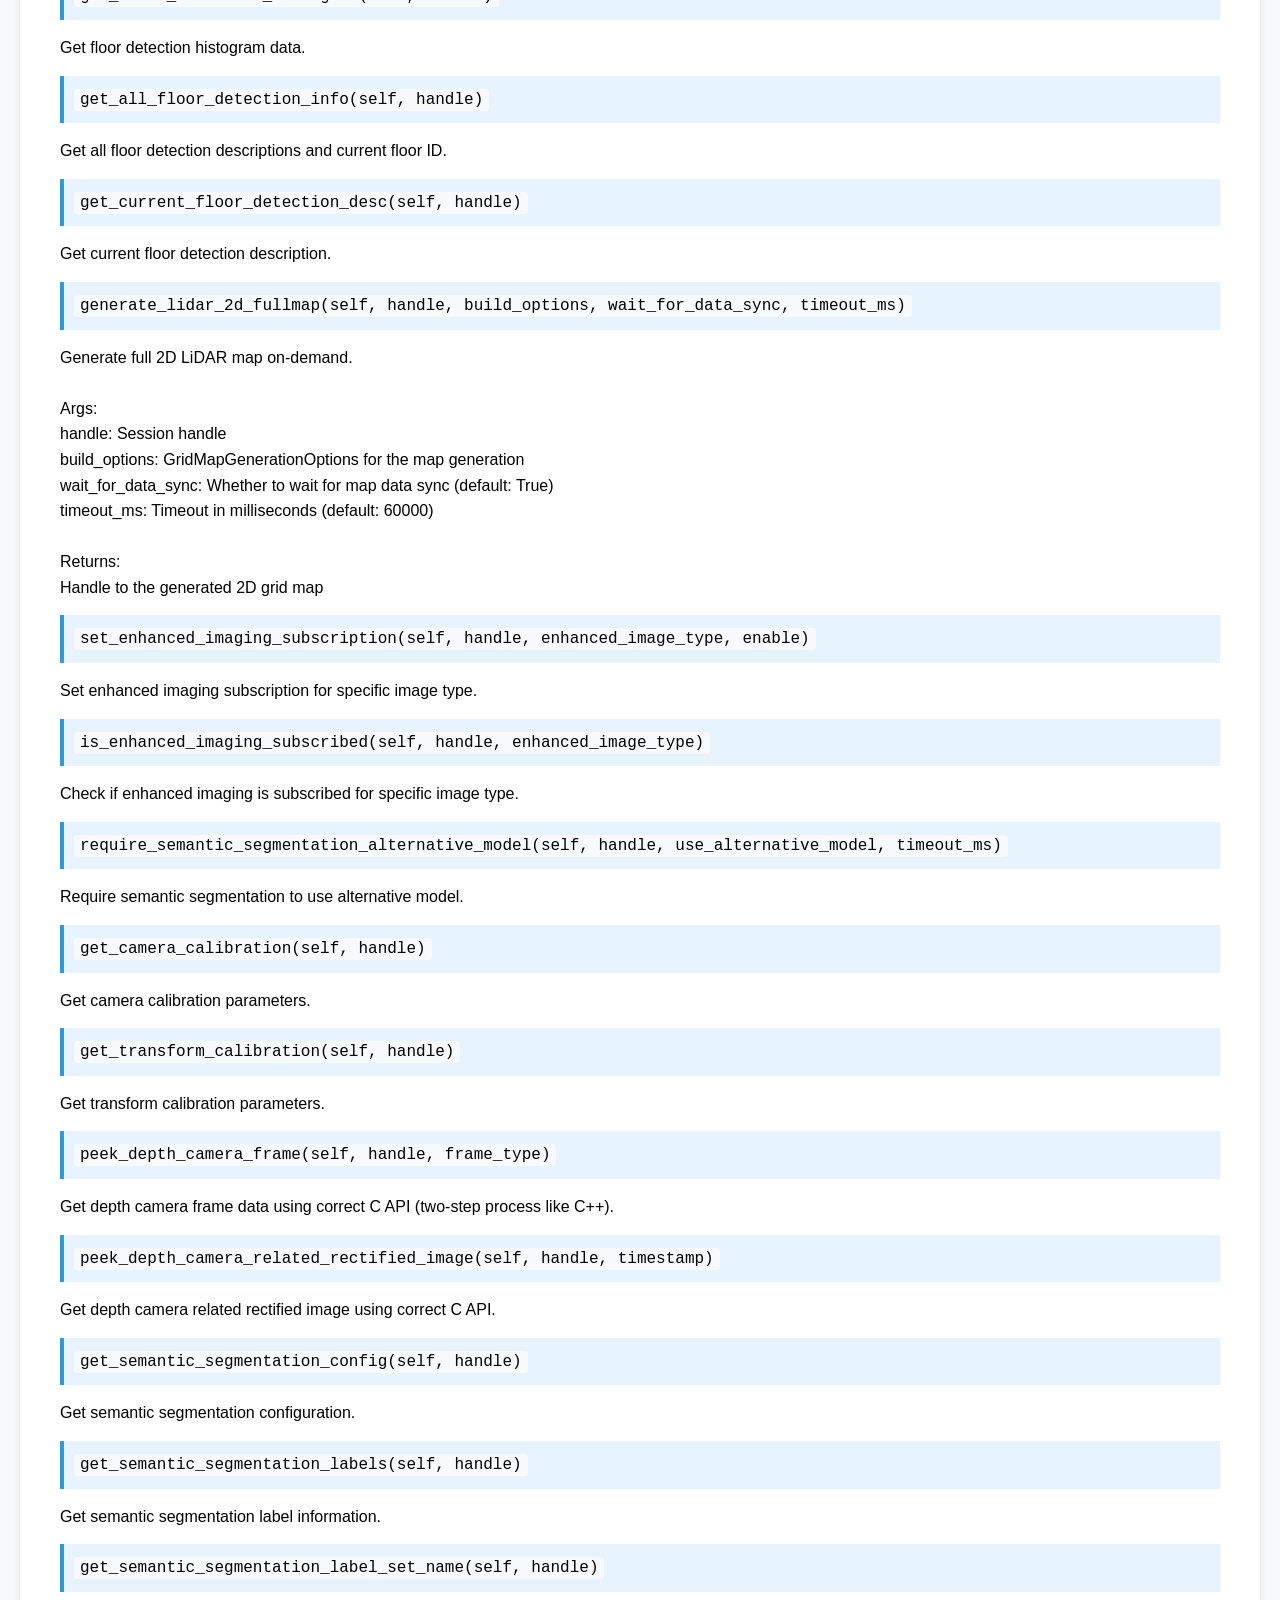
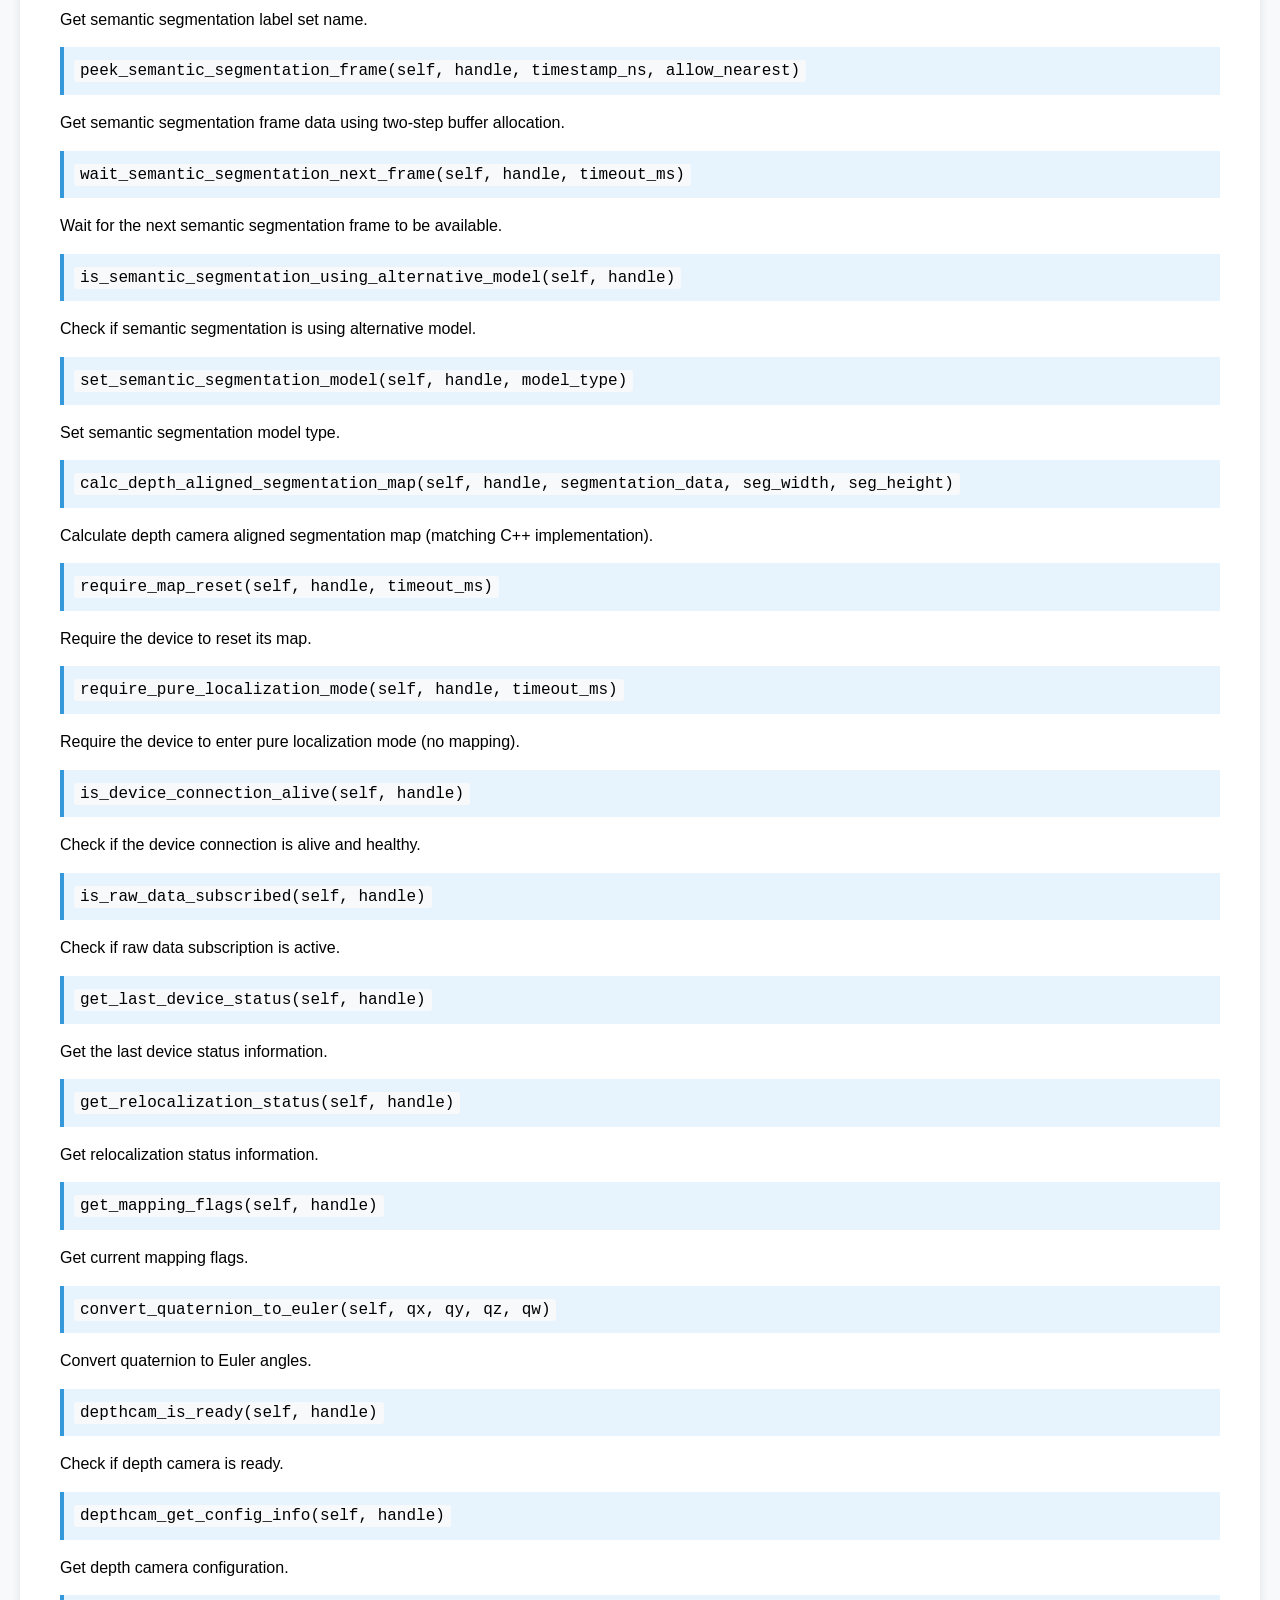
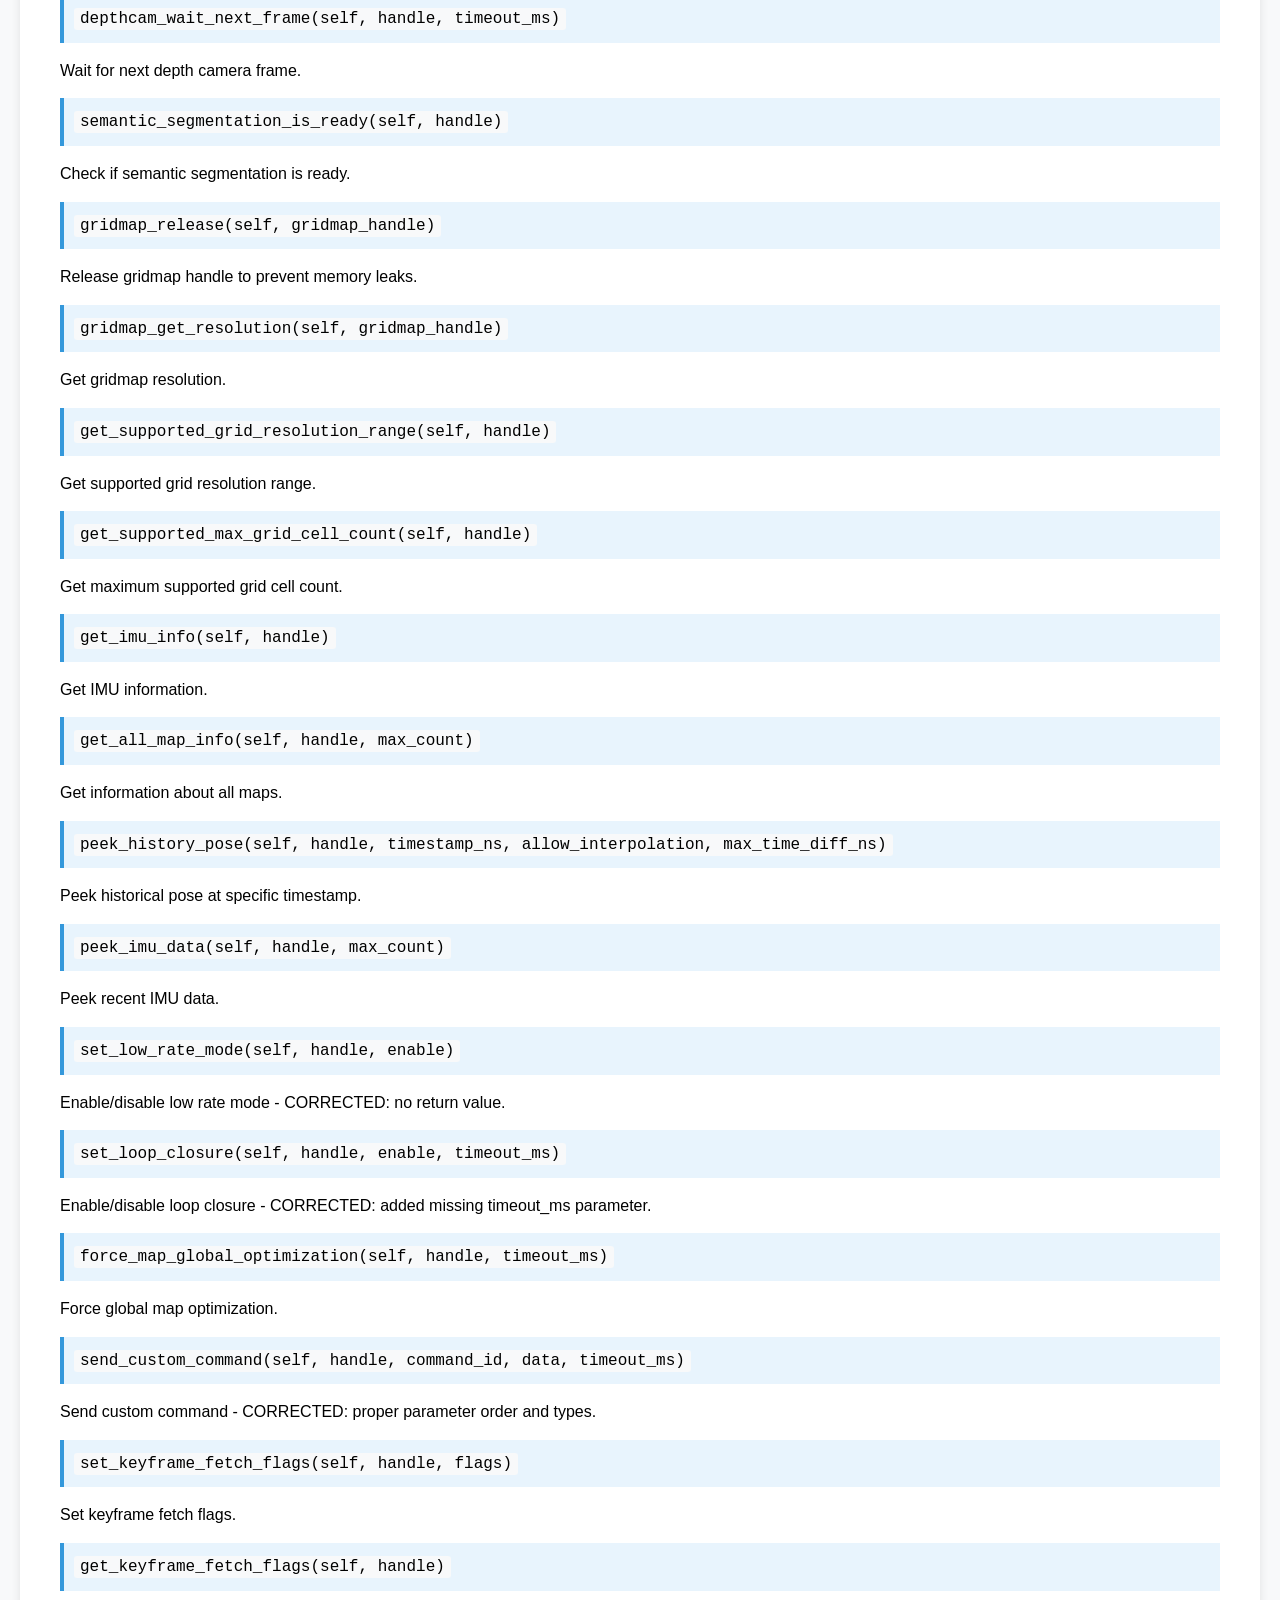
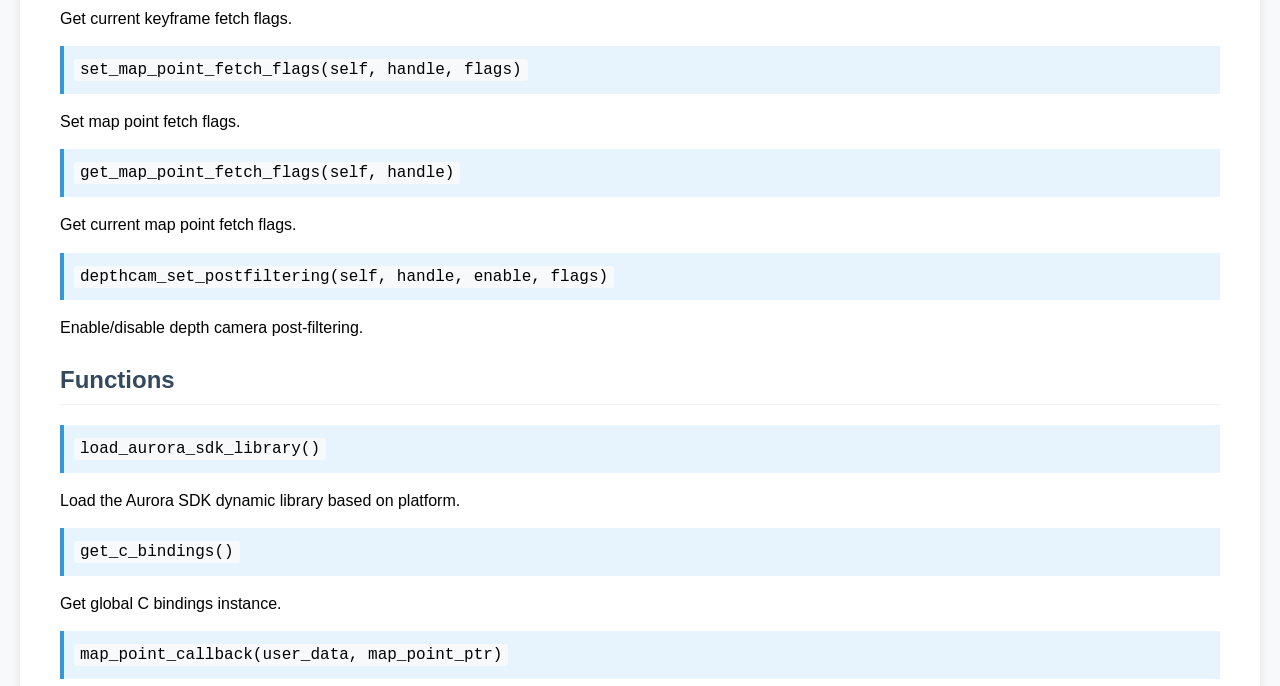
<file: py_aurora_remote-main/docs/c_bindings.html>
<!DOCTYPE html>
<html lang="en">
<head>
    <meta charset="UTF-8">
    <meta name="viewport" content="width=device-width, initial-scale=1.0">
    <title>c_bindings - Aurora Python SDK</title>
    <style>
        body { font-family: -apple-system, BlinkMacSystemFont, 'Segoe UI', sans-serif; line-height: 1.6; margin: 0; padding: 20px; background: #f8f9fa; }
        .container { max-width: 1200px; margin: 0 auto; background: white; padding: 40px; border-radius: 8px; box-shadow: 0 2px 10px rgba(0,0,0,0.1); }
        h1 { color: #2c3e50; border-bottom: 3px solid #3498db; padding-bottom: 10px; }
        h2 { color: #34495e; border-bottom: 1px solid #ecf0f1; padding-bottom: 5px; }
        h3 { color: #2980b9; }
        h4 { color: #7f8c8d; }
        code { background: #f8f9fa; padding: 2px 6px; border-radius: 3px; font-family: 'Monaco', 'Consolas', monospace; }
        pre { background: #2c3e50; color: #ecf0f1; padding: 15px; border-radius: 5px; overflow-x: auto; }
        pre code { background: none; padding: 0; }
        .nav { background: #34495e; color: white; padding: 10px 0; margin: -40px -40px 40px -40px; border-radius: 8px 8px 0 0; }
        .nav ul { list-style: none; padding: 0 20px; margin: 0; }
        .nav li { display: inline-block; margin-right: 20px; }
        .nav a { color: #3498db; text-decoration: none; }
        .nav a:hover { text-decoration: underline; }
        .signature { background: #e8f4fd; padding: 10px; border-left: 4px solid #3498db; margin: 10px 0; }
        .docstring { margin: 15px 0; }
        .back-to-top { position: fixed; bottom: 20px; right: 20px; background: #3498db; color: white; padding: 10px; border-radius: 50%; text-decoration: none; }
    </style>
</head>
<body>
    <div class="container">
        <nav class="nav">
            <ul>
                <li><a href="index.html">Home</a></li>
                <li><a href="aurora_sdk.html">aurora_sdk</a></li>\n<li><a href="c_bindings.html">c_bindings</a></li>\n<li><a href="controller.html">controller</a></li>\n<li><a href="data_provider.html">data_provider</a></li>\n<li><a href="data_recorder.html">data_recorder</a></li>\n<li><a href="data_types.html">data_types</a></li>\n<li><a href="enhanced_imaging.html">enhanced_imaging</a></li>\n<li><a href="exceptions.html">exceptions</a></li>\n<li><a href="floor_detector.html">floor_detector</a></li>\n<li><a href="lidar_2d_map_builder.html">lidar_2d_map_builder</a></li>\n<li><a href="map_manager.html">map_manager</a></li>\n<li><a href="utils.html">utils</a></li>
            </ul>
        </nav>
        <h1>c_bindings</h1>
<div class='docstring'>Low-level C bindings for Aurora SDK using ctypes.</div>
<h2>Classes</h2>
<h3>CBindings</h3>
<div class='docstring'>Low-level C bindings for Aurora SDK.</div>
<h4>Methods</h4>
<div class='signature'><code>get_version_info(self)</code></div>
<div class='docstring'>Get SDK version information.</div>
<div class='signature'><code>create_session(self)</code></div>
<div class='docstring'>Create a new SDK session.</div>
<div class='signature'><code>release_session(self, handle)</code></div>
<div class='docstring'>Release SDK session.</div>
<div class='signature'><code>get_discovered_servers(self, handle, max_count)</code></div>
<div class='docstring'>Get list of discovered Aurora servers.</div>
<div class='signature'><code>discover_devices(self, handle, timeout)</code></div>
<div class='docstring'>Discover Aurora devices on the network.</div>
<div class='signature'><code>connect_device(self, handle, device_info)</code></div>
<div class='docstring'>Connect to Aurora device using device info dictionary from discovery.</div>
<div class='signature'><code>connect_string(self, handle, connection_string)</code></div>
<div class='docstring'>Connect to Aurora device using connection string.</div>
<div class='signature'><code>connect(self, handle, server_info)</code></div>
<div class='docstring'>Connect to Aurora server (legacy method).</div>
<div class='signature'><code>disconnect(self, handle)</code></div>
<div class='docstring'>Disconnect from Aurora server.</div>
<div class='signature'><code>is_connected(self, handle)</code></div>
<div class='docstring'>Check if connected to Aurora server.</div>
<div class='signature'><code>set_map_data_syncing(self, handle, enable)</code></div>
<div class='docstring'>Enable/disable map data syncing.</div>
<div class='signature'><code>set_raw_data_subscription(self, handle, enable)</code></div>
<div class='docstring'>Enable/disable raw data subscription.</div>
<div class='signature'><code>get_current_pose_se3(self, handle)</code></div>
<div class='docstring'>Get current pose in SE3 format with timestamp.</div>
<div class='signature'><code>get_current_pose(self, handle)</code></div>
<div class='docstring'>Get current pose in Euler angle format with timestamp.</div>
<div class='signature'><code>get_device_basic_info(self, handle)</code></div>
<div class='docstring'>Get device basic information.</div>
<div class='signature'><code>peek_camera_preview_image(self, handle, timestamp_ns, allow_nearest_frame)</code></div>
<div class='docstring'>Get camera preview image with actual pixel data.</div>
<div class='signature'><code>peek_tracking_data(self, handle)</code></div>
<div class='docstring'>Get tracking frame data with keypoints.</div>
<div class='signature'><code>require_mapping_mode(self, handle, timeout_ms)</code></div>
<div class='docstring'>Require the device to enter mapping mode.</div>
<div class='signature'><code>resync_map_data(self, handle, invalidate_cache)</code></div>
<div class='docstring'>Force resync of map data.</div>
<div class='signature'><code>get_global_mapping_info_legacy(self, handle)</code></div>
<div class='docstring'>Get global mapping information (legacy).</div>
<div class='signature'><code>start_lidar2d_preview_map(self, handle, resolution)</code></div>
<div class='docstring'>Start LIDAR 2D map preview generation.</div>
<div class='signature'><code>stop_lidar2d_preview_map(self, handle)</code></div>
<div class='docstring'>Stop LIDAR 2D map preview generation.</div>
<div class='signature'><code>get_lidar2d_preview_map(self, handle)</code></div>
<div class='docstring'>Get current LIDAR 2D map preview.</div>
<div class='signature'><code>get_global_mapping_info(self, handle)</code></div>
<div class='docstring'>Get global mapping information.</div>
<div class='signature'><code>access_map_data(self, handle, map_ids, fetch_kf, fetch_mp, fetch_mapinfo, kf_fetch_flags, mp_fetch_flags)</code></div>
<div class='docstring'>Access visual map data (map points and keyframes).<br><br>Args:<br>    handle: Session handle<br>    map_ids: Optional list/tuple of map IDs to fetch. If None, fetches only the active map.<br>            If empty list, fetches all maps.<br>    fetch_kf: Whether to fetch keyframes (default: True)<br>    fetch_mp: Whether to fetch map points (default: True)<br>    fetch_mapinfo: Whether to fetch map info (default: False)<br>    kf_fetch_flags: Keyframe fetch flags (default: None, uses FETCH_ALL)<br>    mp_fetch_flags: Map point fetch flags (default: None, uses FETCH_ALL)<br><br>Returns:<br>    Dict containing 'map_points', 'keyframes', and 'loop_closures' lists with full metadata</div>
<div class='signature'><code>peek_recent_lidar_scan(self, handle, max_points, force_latest)</code></div>
<div class='docstring'>Get the most recent LiDAR scan data.</div>
<div class='signature'><code>start_lidar2dmap_preview(self, handle, options)</code></div>
<div class='docstring'>Start LIDAR 2D grid map preview generation.</div>
<div class='signature'><code>stop_lidar2dmap_preview(self, handle)</code></div>
<div class='docstring'>Stop LIDAR 2D grid map preview generation.</div>
<div class='signature'><code>get_lidar2dmap_preview_handle(self, handle)</code></div>
<div class='docstring'>Get the handle of the preview 2D grid map.</div>
<div class='signature'><code>is_lidar2dmap_preview_updating(self, handle)</code></div>
<div class='docstring'>Check if LIDAR 2D grid map preview is updating.</div>
<div class='signature'><code>require_lidar2dmap_redraw(self, handle)</code></div>
<div class='docstring'>Require redraw of the 2D map preview.</div>
<div class='signature'><code>get_lidar2dmap_dirty_rect(self, handle)</code></div>
<div class='docstring'>Get and reset the dirty rectangle of the 2D map preview.</div>
<div class='signature'><code>set_lidar2dmap_auto_floor_detection(self, handle, enable)</code></div>
<div class='docstring'>Enable/disable auto floor detection for 2D map.</div>
<div class='signature'><code>is_lidar2dmap_auto_floor_detection(self, handle)</code></div>
<div class='docstring'>Check if auto floor detection is enabled.</div>
<div class='signature'><code>get_gridmap_dimension(self, gridmap_handle, get_max_capacity)</code></div>
<div class='docstring'>Get the dimension of a 2D grid map.</div>
<div class='signature'><code>read_gridmap_cell_data(self, gridmap_handle, fetch_rect, resolution, l2p_mapping)</code></div>
<div class='docstring'>Read cell data from a 2D grid map.<br><br>Args:<br>    gridmap_handle: Handle to the grid map<br>    fetch_rect: Rectangle area to fetch (in meters)<br>    resolution: Map resolution in meters per cell (default: 0.05m = 5cm)<br>    l2p_mapping: If True, perform log-odd to linear (0-255) mapping for visualization.<br>                If False, return raw data for navigation (default: True)<br><br>Returns:<br>    tuple: (cell_data_list, fetch_info)</div>
<div class='signature'><code>get_floor_detection_histogram(self, handle)</code></div>
<div class='docstring'>Get floor detection histogram data.</div>
<div class='signature'><code>get_all_floor_detection_info(self, handle)</code></div>
<div class='docstring'>Get all floor detection descriptions and current floor ID.</div>
<div class='signature'><code>get_current_floor_detection_desc(self, handle)</code></div>
<div class='docstring'>Get current floor detection description.</div>
<div class='signature'><code>generate_lidar_2d_fullmap(self, handle, build_options, wait_for_data_sync, timeout_ms)</code></div>
<div class='docstring'>Generate full 2D LiDAR map on-demand.<br><br>Args:<br>    handle: Session handle<br>    build_options: GridMapGenerationOptions for the map generation<br>    wait_for_data_sync: Whether to wait for map data sync (default: True)<br>    timeout_ms: Timeout in milliseconds (default: 60000)<br>    <br>Returns:<br>    Handle to the generated 2D grid map</div>
<div class='signature'><code>set_enhanced_imaging_subscription(self, handle, enhanced_image_type, enable)</code></div>
<div class='docstring'>Set enhanced imaging subscription for specific image type.</div>
<div class='signature'><code>is_enhanced_imaging_subscribed(self, handle, enhanced_image_type)</code></div>
<div class='docstring'>Check if enhanced imaging is subscribed for specific image type.</div>
<div class='signature'><code>require_semantic_segmentation_alternative_model(self, handle, use_alternative_model, timeout_ms)</code></div>
<div class='docstring'>Require semantic segmentation to use alternative model.</div>
<div class='signature'><code>get_camera_calibration(self, handle)</code></div>
<div class='docstring'>Get camera calibration parameters.</div>
<div class='signature'><code>get_transform_calibration(self, handle)</code></div>
<div class='docstring'>Get transform calibration parameters.</div>
<div class='signature'><code>peek_depth_camera_frame(self, handle, frame_type)</code></div>
<div class='docstring'>Get depth camera frame data using correct C API (two-step process like C++).</div>
<div class='signature'><code>peek_depth_camera_related_rectified_image(self, handle, timestamp)</code></div>
<div class='docstring'>Get depth camera related rectified image using correct C API.</div>
<div class='signature'><code>get_semantic_segmentation_config(self, handle)</code></div>
<div class='docstring'>Get semantic segmentation configuration.</div>
<div class='signature'><code>get_semantic_segmentation_labels(self, handle)</code></div>
<div class='docstring'>Get semantic segmentation label information.</div>
<div class='signature'><code>get_semantic_segmentation_label_set_name(self, handle)</code></div>
<div class='docstring'>Get semantic segmentation label set name.</div>
<div class='signature'><code>peek_semantic_segmentation_frame(self, handle, timestamp_ns, allow_nearest)</code></div>
<div class='docstring'>Get semantic segmentation frame data using two-step buffer allocation.</div>
<div class='signature'><code>wait_semantic_segmentation_next_frame(self, handle, timeout_ms)</code></div>
<div class='docstring'>Wait for the next semantic segmentation frame to be available.</div>
<div class='signature'><code>is_semantic_segmentation_using_alternative_model(self, handle)</code></div>
<div class='docstring'>Check if semantic segmentation is using alternative model.</div>
<div class='signature'><code>set_semantic_segmentation_model(self, handle, model_type)</code></div>
<div class='docstring'>Set semantic segmentation model type.</div>
<div class='signature'><code>calc_depth_aligned_segmentation_map(self, handle, segmentation_data, seg_width, seg_height)</code></div>
<div class='docstring'>Calculate depth camera aligned segmentation map (matching C++ implementation).</div>
<div class='signature'><code>require_map_reset(self, handle, timeout_ms)</code></div>
<div class='docstring'>Require the device to reset its map.</div>
<div class='signature'><code>require_pure_localization_mode(self, handle, timeout_ms)</code></div>
<div class='docstring'>Require the device to enter pure localization mode (no mapping).</div>
<div class='signature'><code>is_device_connection_alive(self, handle)</code></div>
<div class='docstring'>Check if the device connection is alive and healthy.</div>
<div class='signature'><code>is_raw_data_subscribed(self, handle)</code></div>
<div class='docstring'>Check if raw data subscription is active.</div>
<div class='signature'><code>get_last_device_status(self, handle)</code></div>
<div class='docstring'>Get the last device status information.</div>
<div class='signature'><code>get_relocalization_status(self, handle)</code></div>
<div class='docstring'>Get relocalization status information.</div>
<div class='signature'><code>get_mapping_flags(self, handle)</code></div>
<div class='docstring'>Get current mapping flags.</div>
<div class='signature'><code>convert_quaternion_to_euler(self, qx, qy, qz, qw)</code></div>
<div class='docstring'>Convert quaternion to Euler angles.</div>
<div class='signature'><code>depthcam_is_ready(self, handle)</code></div>
<div class='docstring'>Check if depth camera is ready.</div>
<div class='signature'><code>depthcam_get_config_info(self, handle)</code></div>
<div class='docstring'>Get depth camera configuration.</div>
<div class='signature'><code>depthcam_wait_next_frame(self, handle, timeout_ms)</code></div>
<div class='docstring'>Wait for next depth camera frame.</div>
<div class='signature'><code>semantic_segmentation_is_ready(self, handle)</code></div>
<div class='docstring'>Check if semantic segmentation is ready.</div>
<div class='signature'><code>gridmap_release(self, gridmap_handle)</code></div>
<div class='docstring'>Release gridmap handle to prevent memory leaks.</div>
<div class='signature'><code>gridmap_get_resolution(self, gridmap_handle)</code></div>
<div class='docstring'>Get gridmap resolution.</div>
<div class='signature'><code>get_supported_grid_resolution_range(self, handle)</code></div>
<div class='docstring'>Get supported grid resolution range.</div>
<div class='signature'><code>get_supported_max_grid_cell_count(self, handle)</code></div>
<div class='docstring'>Get maximum supported grid cell count.</div>
<div class='signature'><code>get_imu_info(self, handle)</code></div>
<div class='docstring'>Get IMU information.</div>
<div class='signature'><code>get_all_map_info(self, handle, max_count)</code></div>
<div class='docstring'>Get information about all maps.</div>
<div class='signature'><code>peek_history_pose(self, handle, timestamp_ns, allow_interpolation, max_time_diff_ns)</code></div>
<div class='docstring'>Peek historical pose at specific timestamp.</div>
<div class='signature'><code>peek_imu_data(self, handle, max_count)</code></div>
<div class='docstring'>Peek recent IMU data.</div>
<div class='signature'><code>set_low_rate_mode(self, handle, enable)</code></div>
<div class='docstring'>Enable/disable low rate mode - CORRECTED: no return value.</div>
<div class='signature'><code>set_loop_closure(self, handle, enable, timeout_ms)</code></div>
<div class='docstring'>Enable/disable loop closure - CORRECTED: added missing timeout_ms parameter.</div>
<div class='signature'><code>force_map_global_optimization(self, handle, timeout_ms)</code></div>
<div class='docstring'>Force global map optimization.</div>
<div class='signature'><code>send_custom_command(self, handle, command_id, data, timeout_ms)</code></div>
<div class='docstring'>Send custom command - CORRECTED: proper parameter order and types.</div>
<div class='signature'><code>set_keyframe_fetch_flags(self, handle, flags)</code></div>
<div class='docstring'>Set keyframe fetch flags.</div>
<div class='signature'><code>get_keyframe_fetch_flags(self, handle)</code></div>
<div class='docstring'>Get current keyframe fetch flags.</div>
<div class='signature'><code>set_map_point_fetch_flags(self, handle, flags)</code></div>
<div class='docstring'>Set map point fetch flags.</div>
<div class='signature'><code>get_map_point_fetch_flags(self, handle)</code></div>
<div class='docstring'>Get current map point fetch flags.</div>
<div class='signature'><code>depthcam_set_postfiltering(self, handle, enable, flags)</code></div>
<div class='docstring'>Enable/disable depth camera post-filtering.</div>
<h2>Functions</h2>
<div class='signature'><code>load_aurora_sdk_library()</code></div>
<div class='docstring'>Load the Aurora SDK dynamic library based on platform.</div>
<div class='signature'><code>get_c_bindings()</code></div>
<div class='docstring'>Get global C bindings instance.</div>
<div class='signature'><code>map_point_callback(user_data, map_point_ptr)</code></div>
<div class='signature'><code>keyframe_callback(user_data, keyframe_ptr, looped_ids, connected_ids, related_mp_ids)</code></div>
<div class='signature'><code>map_desc_callback(user_data, map_desc_ptr)</code></div>
        <a href="#" class="back-to-top">↑</a>
    </div>
</body>
</html>
</file>
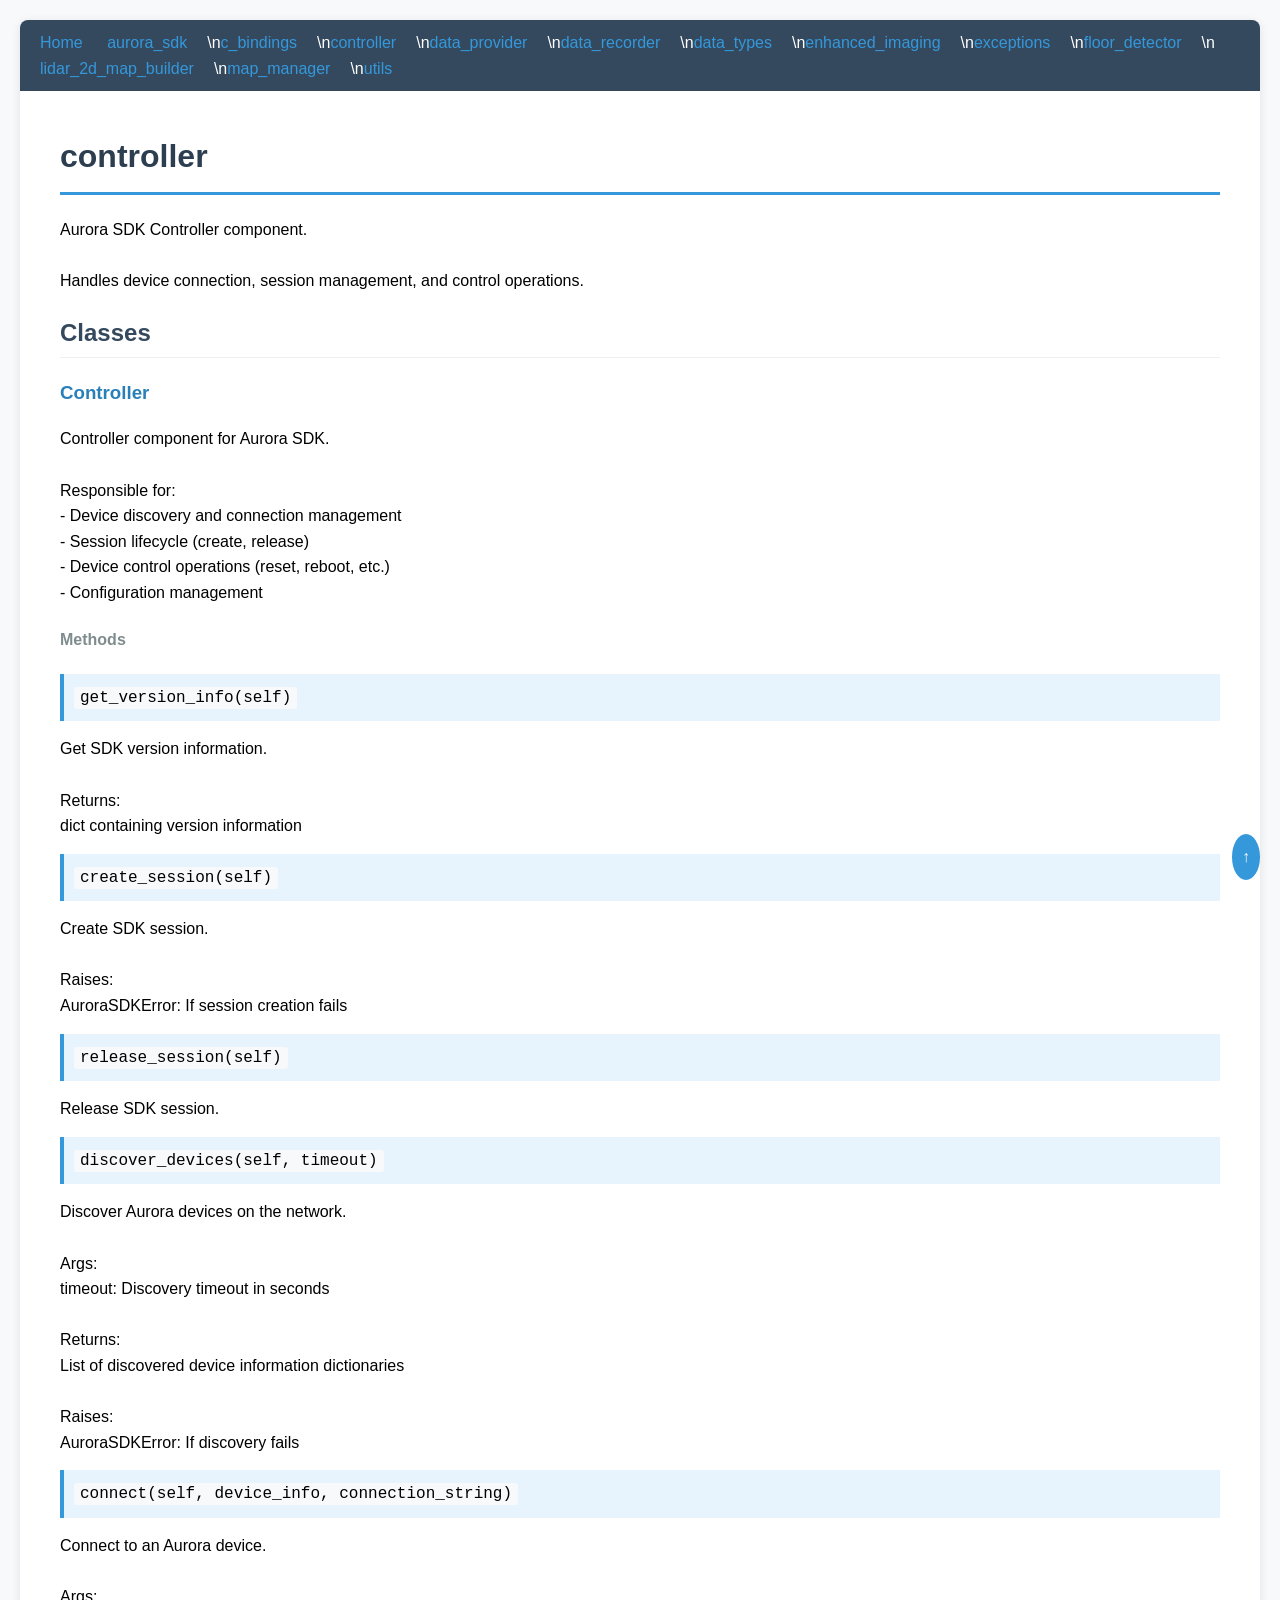
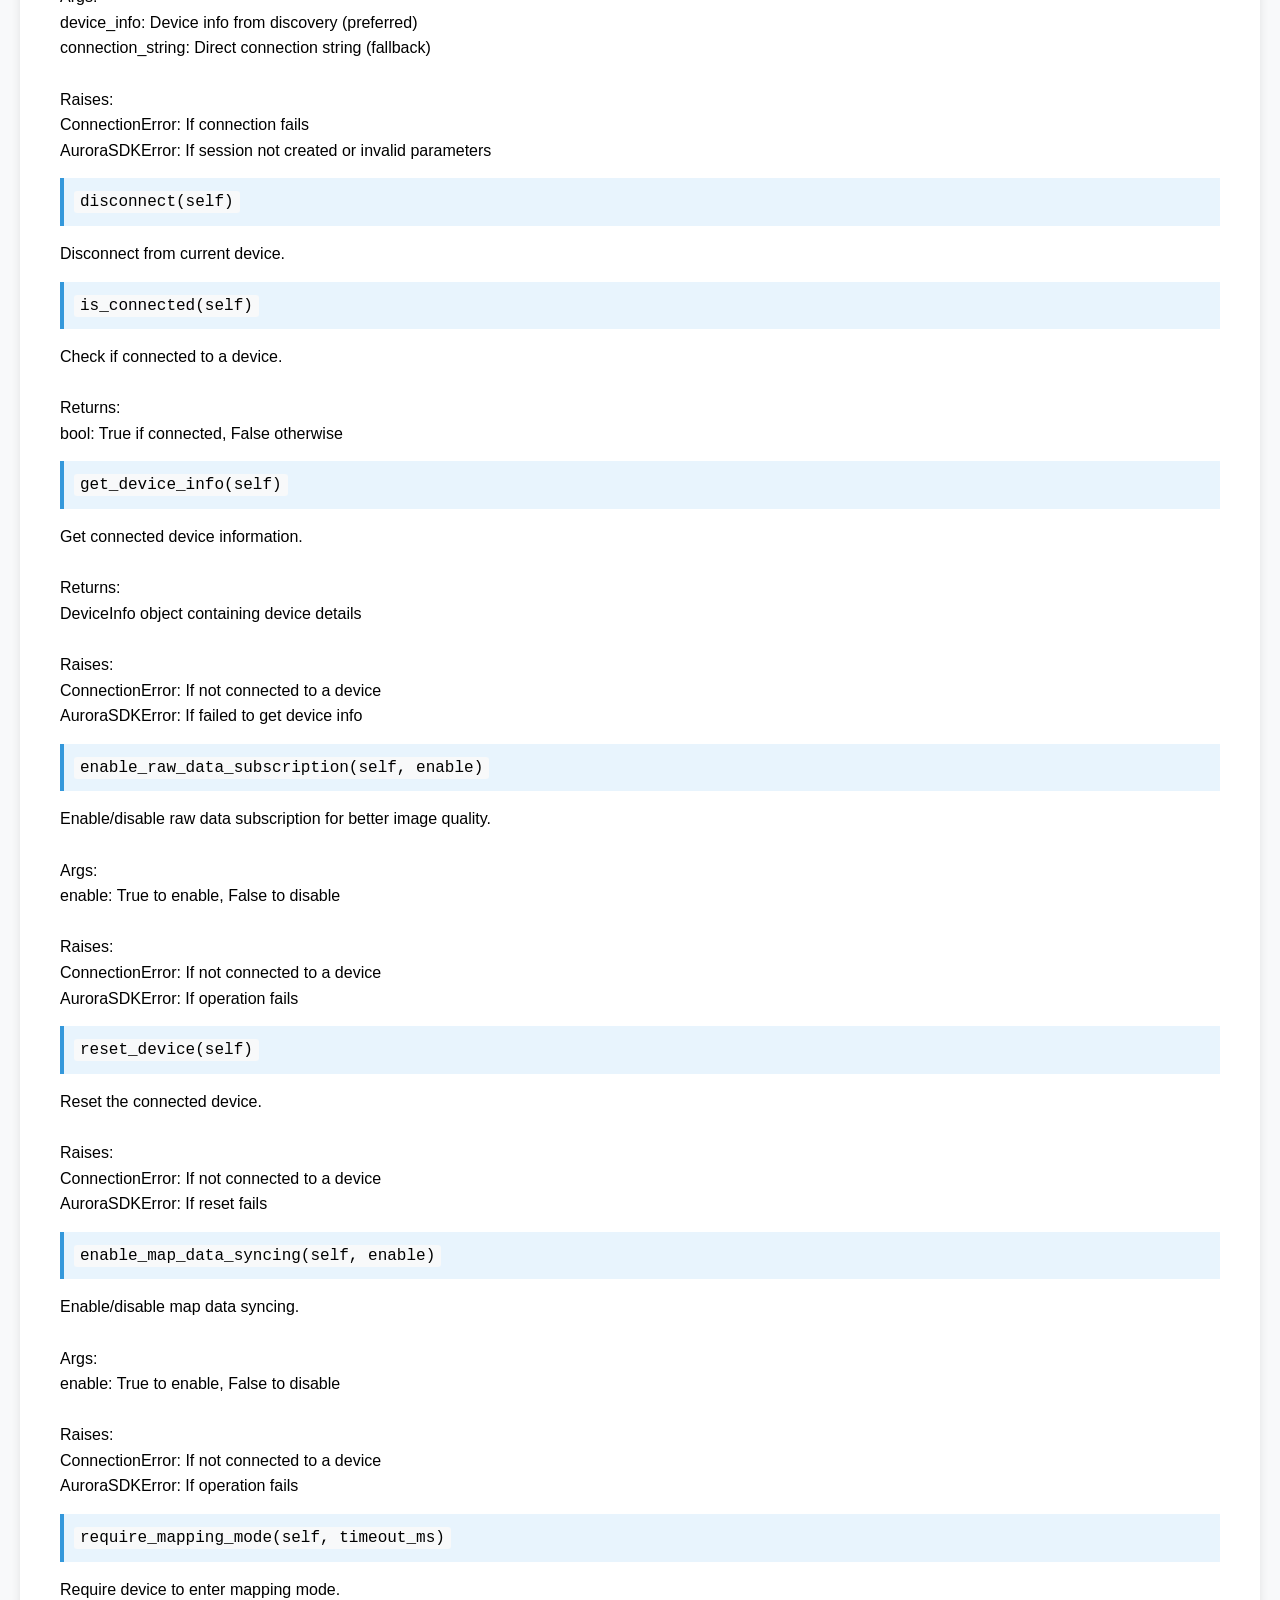
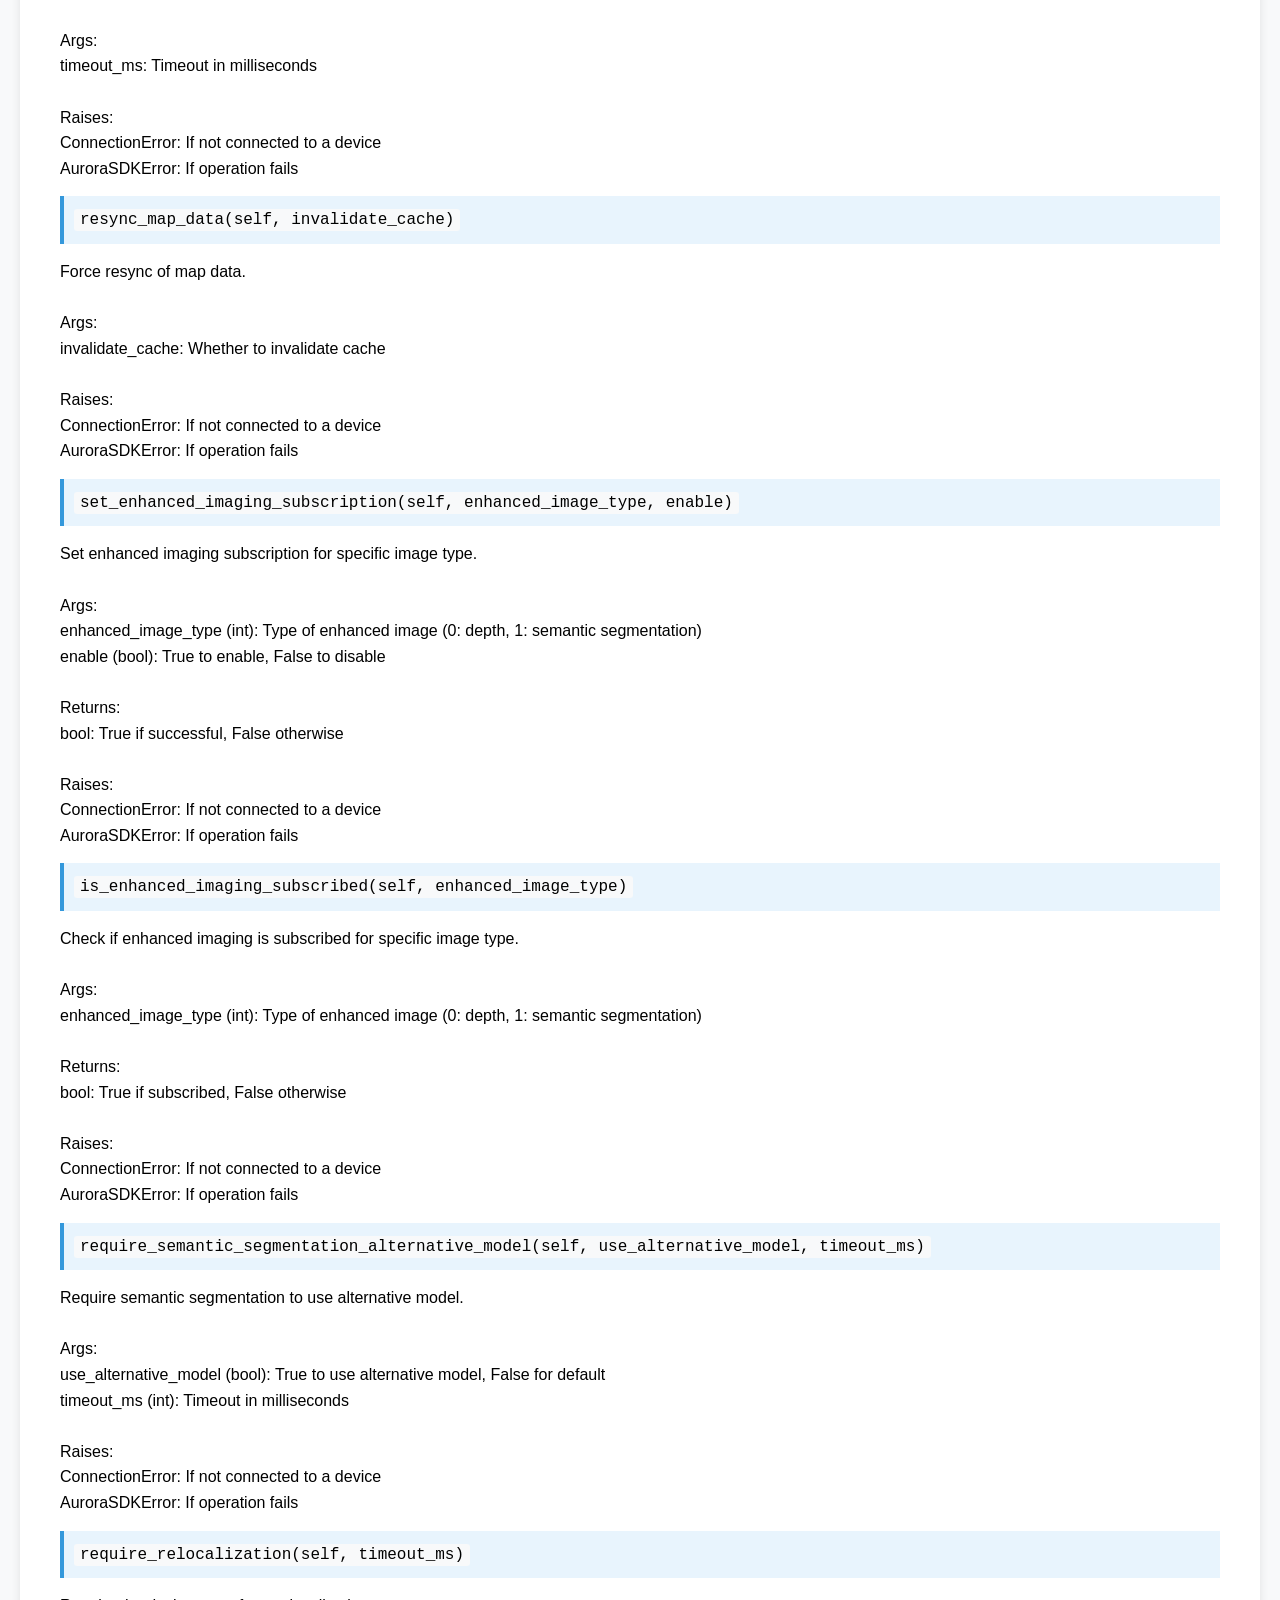
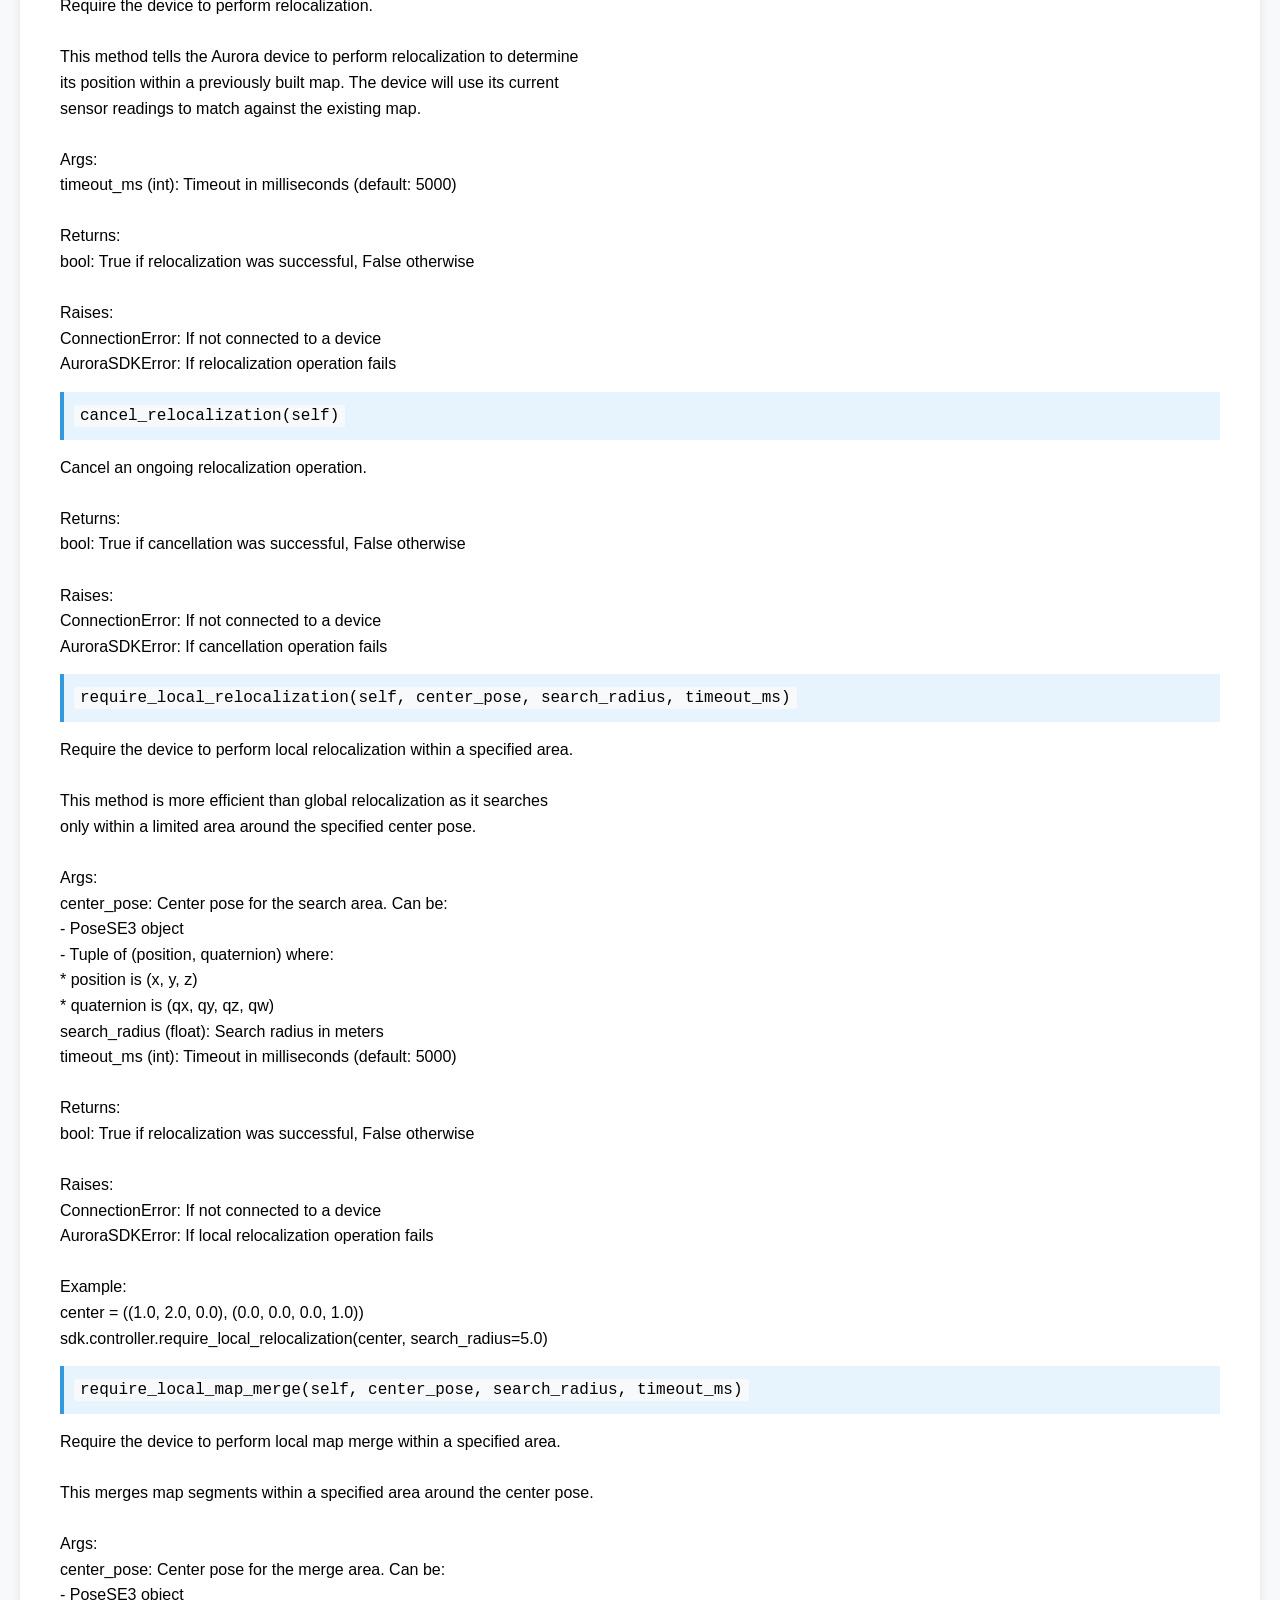
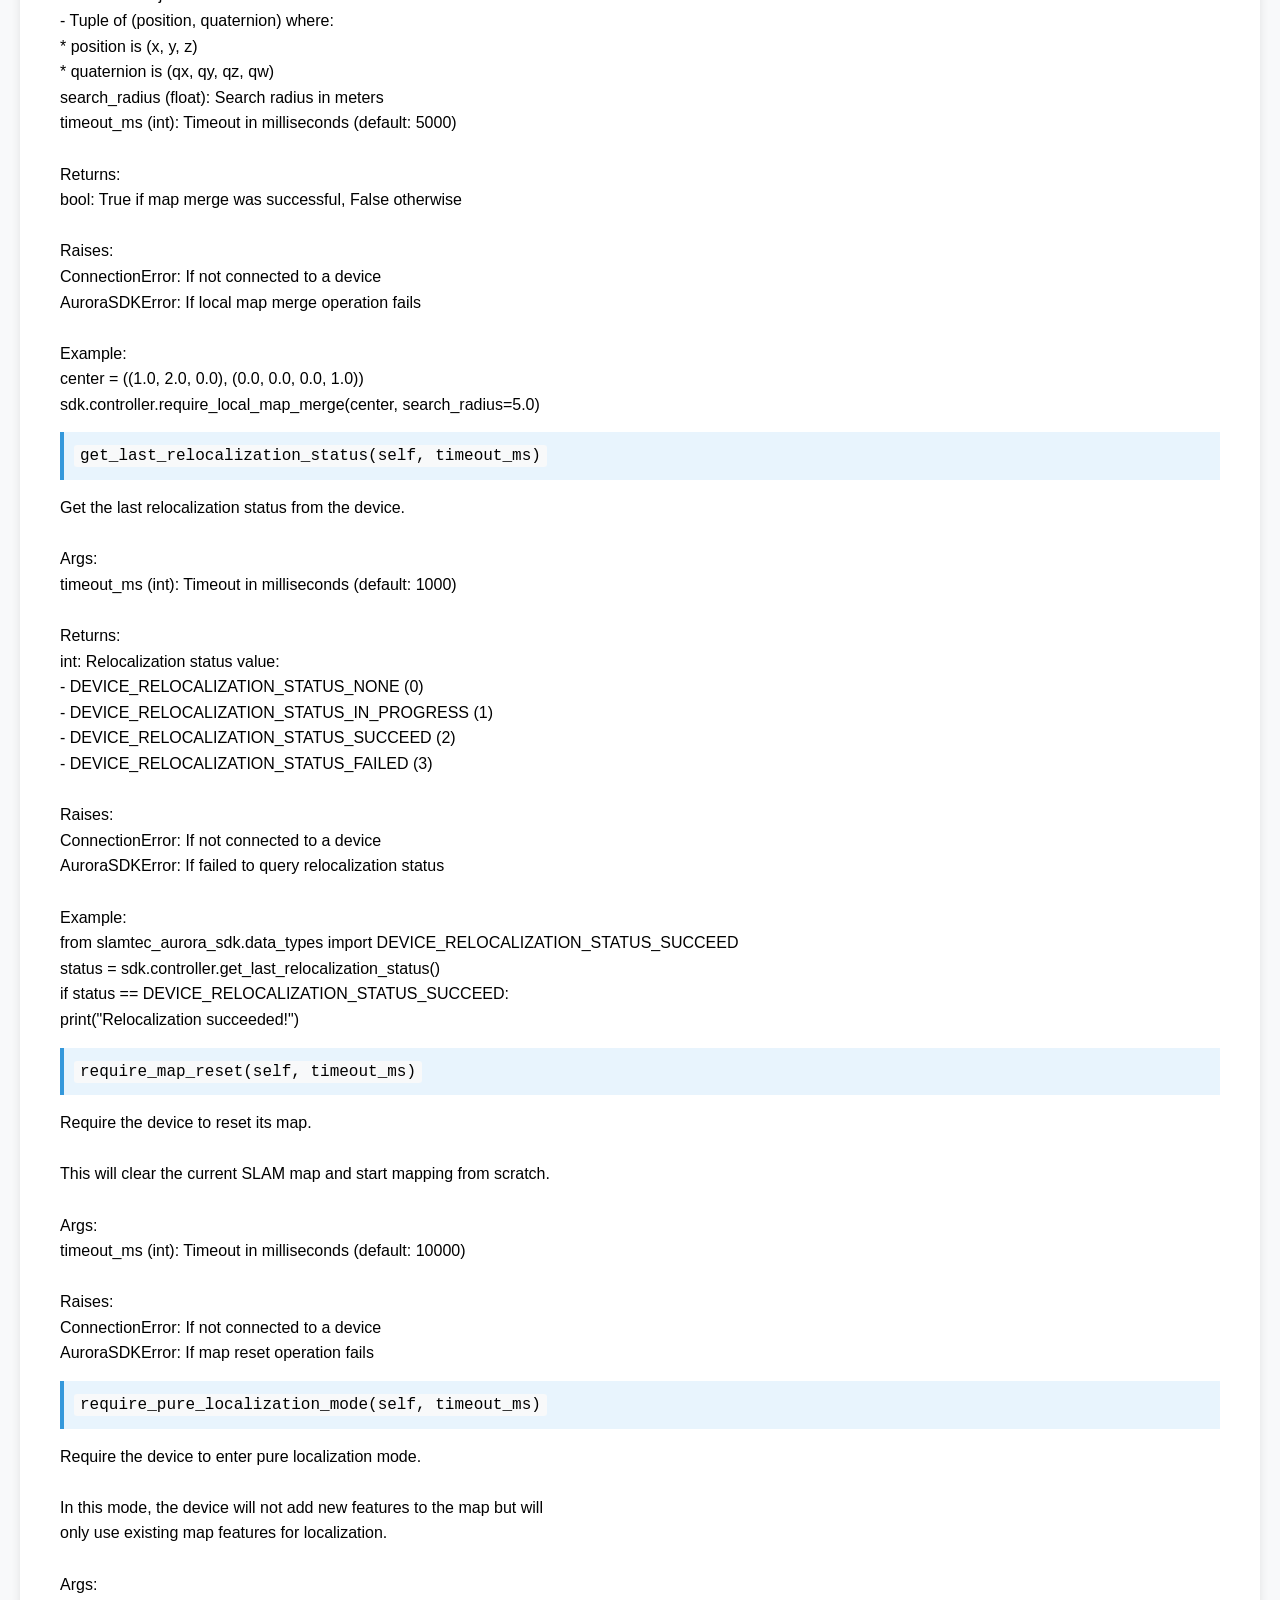
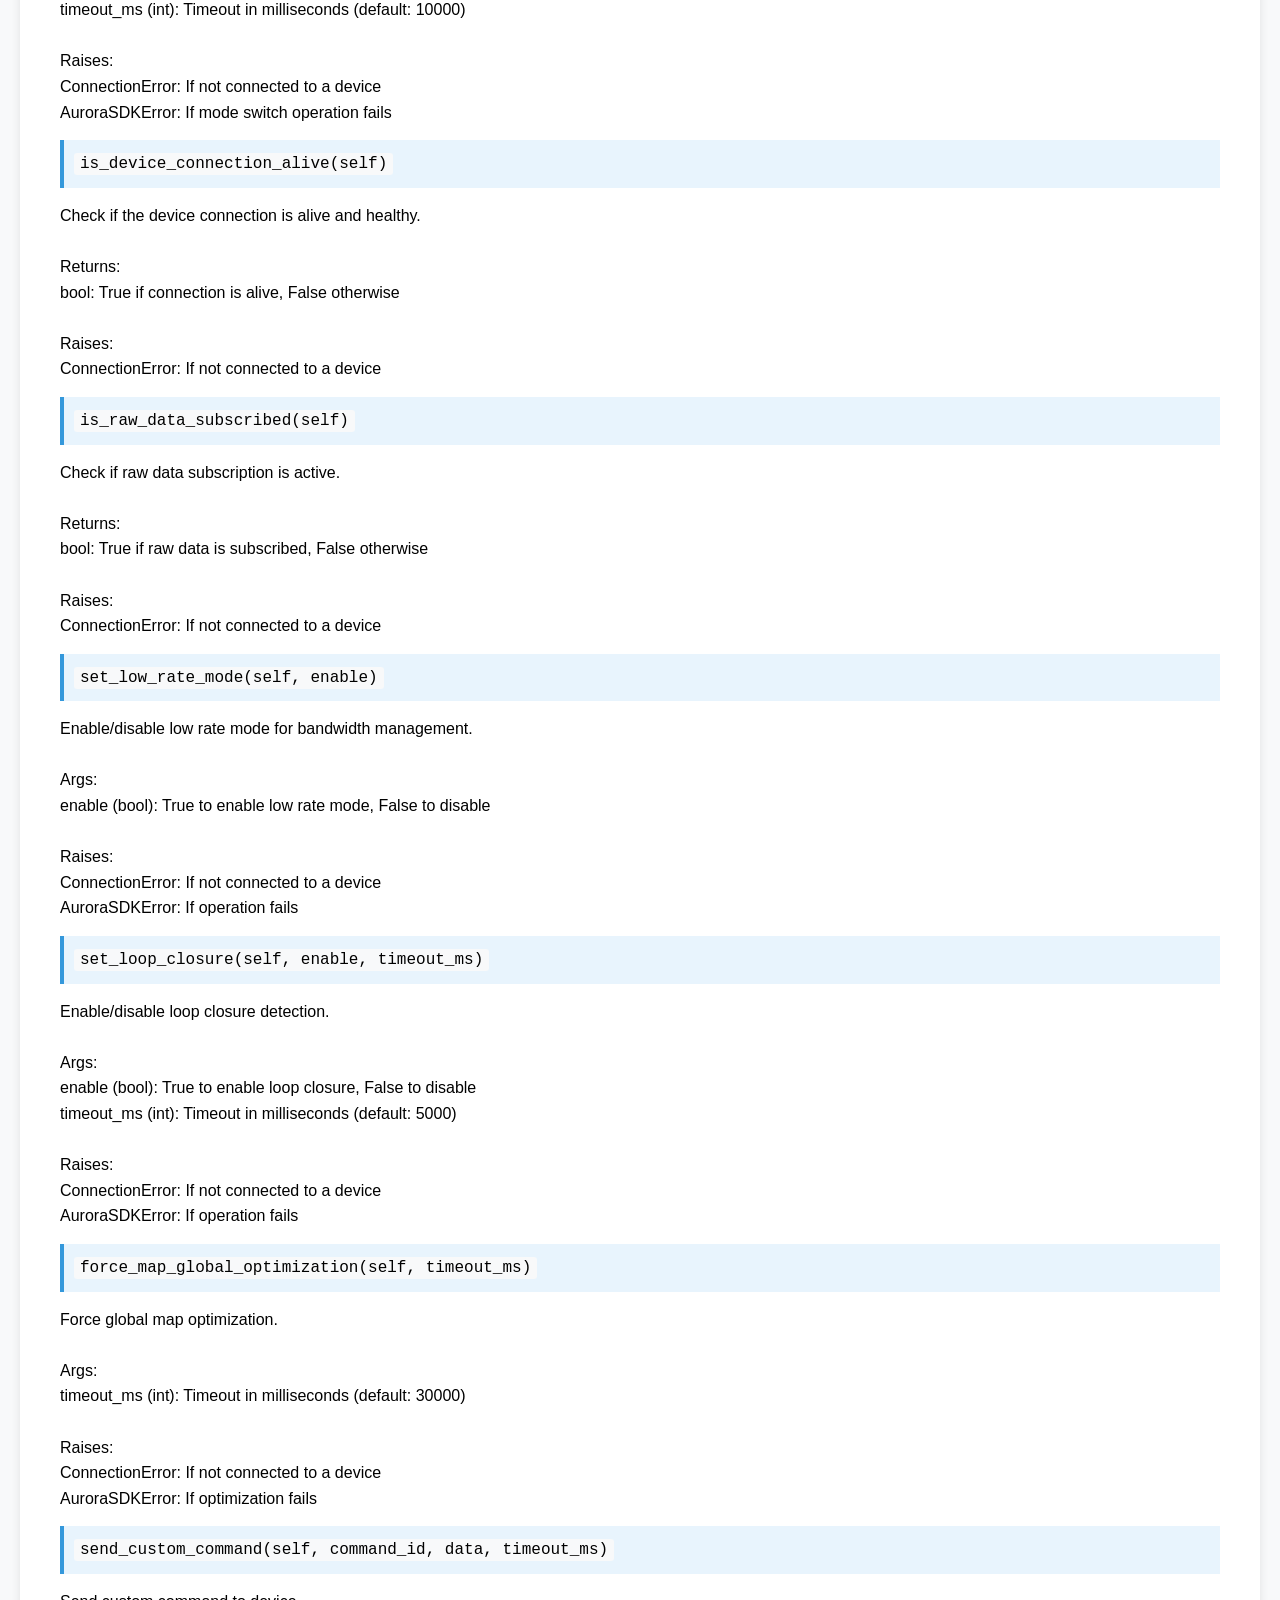
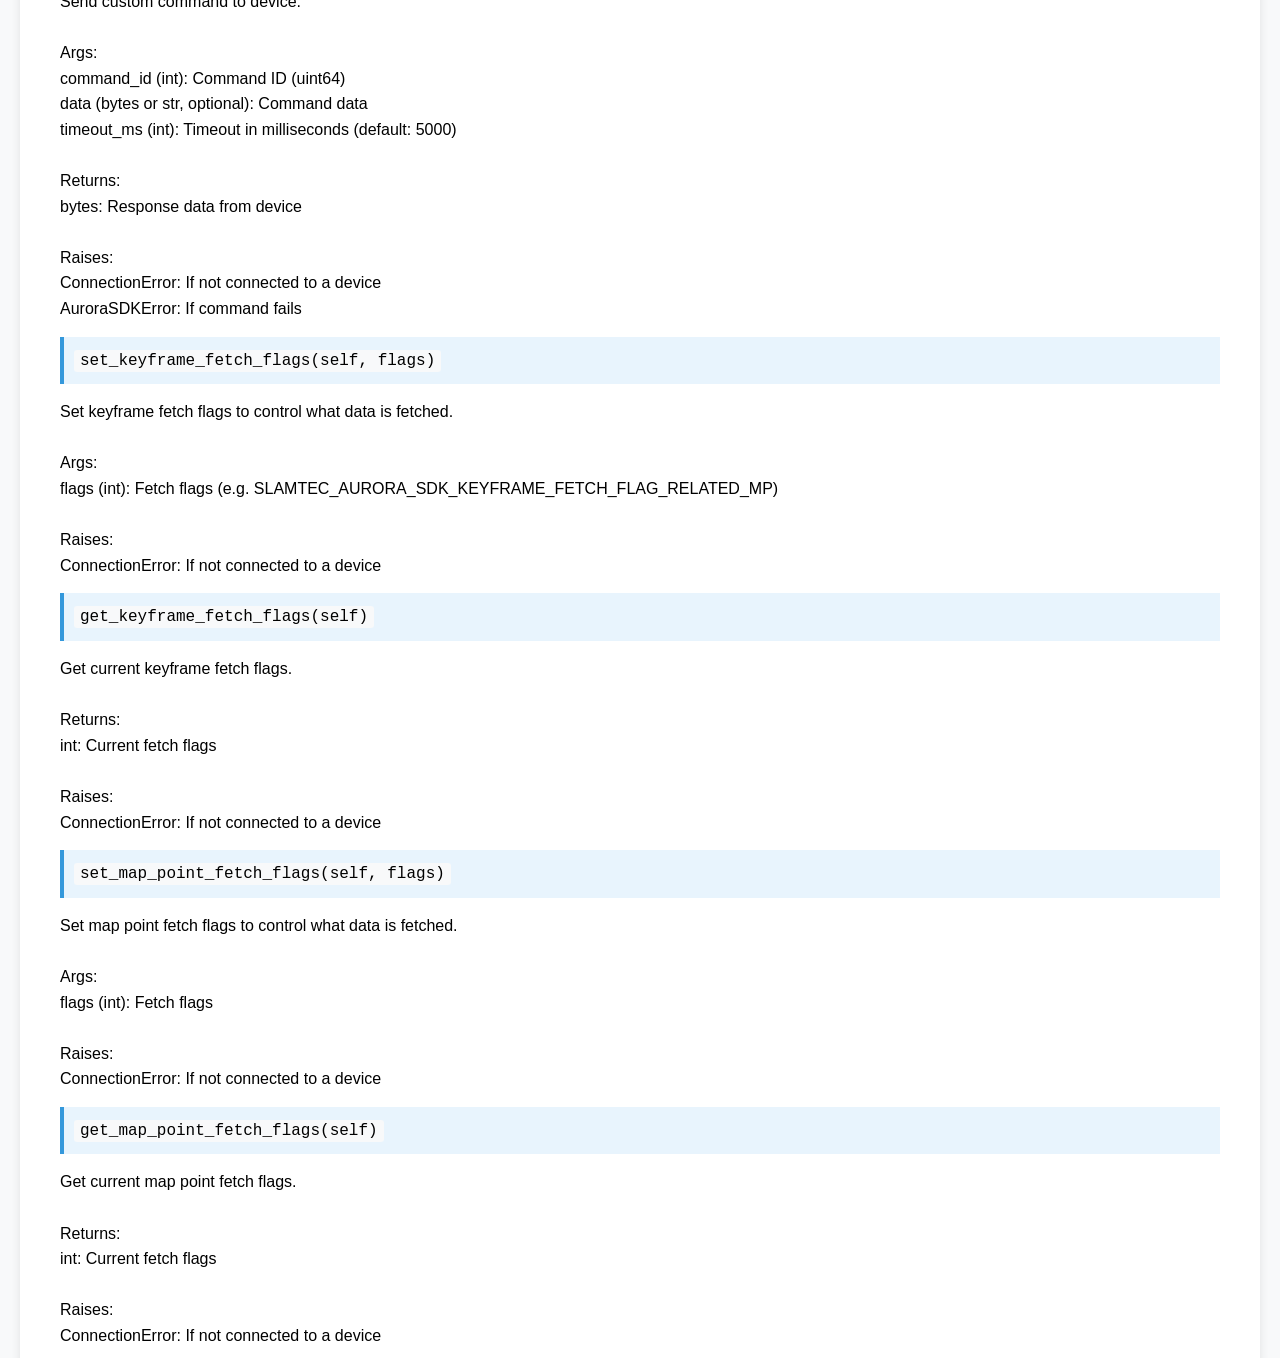
<file: py_aurora_remote-main/docs/controller.html>
<!DOCTYPE html>
<html lang="en">
<head>
    <meta charset="UTF-8">
    <meta name="viewport" content="width=device-width, initial-scale=1.0">
    <title>controller - Aurora Python SDK</title>
    <style>
        body { font-family: -apple-system, BlinkMacSystemFont, 'Segoe UI', sans-serif; line-height: 1.6; margin: 0; padding: 20px; background: #f8f9fa; }
        .container { max-width: 1200px; margin: 0 auto; background: white; padding: 40px; border-radius: 8px; box-shadow: 0 2px 10px rgba(0,0,0,0.1); }
        h1 { color: #2c3e50; border-bottom: 3px solid #3498db; padding-bottom: 10px; }
        h2 { color: #34495e; border-bottom: 1px solid #ecf0f1; padding-bottom: 5px; }
        h3 { color: #2980b9; }
        h4 { color: #7f8c8d; }
        code { background: #f8f9fa; padding: 2px 6px; border-radius: 3px; font-family: 'Monaco', 'Consolas', monospace; }
        pre { background: #2c3e50; color: #ecf0f1; padding: 15px; border-radius: 5px; overflow-x: auto; }
        pre code { background: none; padding: 0; }
        .nav { background: #34495e; color: white; padding: 10px 0; margin: -40px -40px 40px -40px; border-radius: 8px 8px 0 0; }
        .nav ul { list-style: none; padding: 0 20px; margin: 0; }
        .nav li { display: inline-block; margin-right: 20px; }
        .nav a { color: #3498db; text-decoration: none; }
        .nav a:hover { text-decoration: underline; }
        .signature { background: #e8f4fd; padding: 10px; border-left: 4px solid #3498db; margin: 10px 0; }
        .docstring { margin: 15px 0; }
        .back-to-top { position: fixed; bottom: 20px; right: 20px; background: #3498db; color: white; padding: 10px; border-radius: 50%; text-decoration: none; }
    </style>
</head>
<body>
    <div class="container">
        <nav class="nav">
            <ul>
                <li><a href="index.html">Home</a></li>
                <li><a href="aurora_sdk.html">aurora_sdk</a></li>\n<li><a href="c_bindings.html">c_bindings</a></li>\n<li><a href="controller.html">controller</a></li>\n<li><a href="data_provider.html">data_provider</a></li>\n<li><a href="data_recorder.html">data_recorder</a></li>\n<li><a href="data_types.html">data_types</a></li>\n<li><a href="enhanced_imaging.html">enhanced_imaging</a></li>\n<li><a href="exceptions.html">exceptions</a></li>\n<li><a href="floor_detector.html">floor_detector</a></li>\n<li><a href="lidar_2d_map_builder.html">lidar_2d_map_builder</a></li>\n<li><a href="map_manager.html">map_manager</a></li>\n<li><a href="utils.html">utils</a></li>
            </ul>
        </nav>
        <h1>controller</h1>
<div class='docstring'>Aurora SDK Controller component.<br><br>Handles device connection, session management, and control operations.</div>
<h2>Classes</h2>
<h3>Controller</h3>
<div class='docstring'>Controller component for Aurora SDK.<br><br>Responsible for:<br>- Device discovery and connection management<br>- Session lifecycle (create, release)<br>- Device control operations (reset, reboot, etc.)<br>- Configuration management</div>
<h4>Methods</h4>
<div class='signature'><code>get_version_info(self)</code></div>
<div class='docstring'>Get SDK version information.<br><br>Returns:<br>    dict containing version information</div>
<div class='signature'><code>create_session(self)</code></div>
<div class='docstring'>Create SDK session.<br><br>Raises:<br>    AuroraSDKError: If session creation fails</div>
<div class='signature'><code>release_session(self)</code></div>
<div class='docstring'>Release SDK session.</div>
<div class='signature'><code>discover_devices(self, timeout)</code></div>
<div class='docstring'>Discover Aurora devices on the network.<br><br>Args:<br>    timeout: Discovery timeout in seconds<br>    <br>Returns:<br>    List of discovered device information dictionaries<br>    <br>Raises:<br>    AuroraSDKError: If discovery fails</div>
<div class='signature'><code>connect(self, device_info, connection_string)</code></div>
<div class='docstring'>Connect to an Aurora device.<br><br>Args:<br>    device_info: Device info from discovery (preferred)<br>    connection_string: Direct connection string (fallback)<br>    <br>Raises:<br>    ConnectionError: If connection fails<br>    AuroraSDKError: If session not created or invalid parameters</div>
<div class='signature'><code>disconnect(self)</code></div>
<div class='docstring'>Disconnect from current device.</div>
<div class='signature'><code>is_connected(self)</code></div>
<div class='docstring'>Check if connected to a device.<br><br>Returns:<br>    bool: True if connected, False otherwise</div>
<div class='signature'><code>get_device_info(self)</code></div>
<div class='docstring'>Get connected device information.<br><br>Returns:<br>    DeviceInfo object containing device details<br>    <br>Raises:<br>    ConnectionError: If not connected to a device<br>    AuroraSDKError: If failed to get device info</div>
<div class='signature'><code>enable_raw_data_subscription(self, enable)</code></div>
<div class='docstring'>Enable/disable raw data subscription for better image quality.<br><br>Args:<br>    enable: True to enable, False to disable<br>    <br>Raises:<br>    ConnectionError: If not connected to a device<br>    AuroraSDKError: If operation fails</div>
<div class='signature'><code>reset_device(self)</code></div>
<div class='docstring'>Reset the connected device.<br><br>Raises:<br>    ConnectionError: If not connected to a device<br>    AuroraSDKError: If reset fails</div>
<div class='signature'><code>enable_map_data_syncing(self, enable)</code></div>
<div class='docstring'>Enable/disable map data syncing.<br><br>Args:<br>    enable: True to enable, False to disable<br>    <br>Raises:<br>    ConnectionError: If not connected to a device<br>    AuroraSDKError: If operation fails</div>
<div class='signature'><code>require_mapping_mode(self, timeout_ms)</code></div>
<div class='docstring'>Require device to enter mapping mode.<br><br>Args:<br>    timeout_ms: Timeout in milliseconds<br>    <br>Raises:<br>    ConnectionError: If not connected to a device<br>    AuroraSDKError: If operation fails</div>
<div class='signature'><code>resync_map_data(self, invalidate_cache)</code></div>
<div class='docstring'>Force resync of map data.<br><br>Args:<br>    invalidate_cache: Whether to invalidate cache<br>    <br>Raises:<br>    ConnectionError: If not connected to a device<br>    AuroraSDKError: If operation fails</div>
<div class='signature'><code>set_enhanced_imaging_subscription(self, enhanced_image_type, enable)</code></div>
<div class='docstring'>Set enhanced imaging subscription for specific image type.<br><br>Args:<br>    enhanced_image_type (int): Type of enhanced image (0: depth, 1: semantic segmentation)<br>    enable (bool): True to enable, False to disable<br>    <br>Returns:<br>    bool: True if successful, False otherwise<br>    <br>Raises:<br>    ConnectionError: If not connected to a device<br>    AuroraSDKError: If operation fails</div>
<div class='signature'><code>is_enhanced_imaging_subscribed(self, enhanced_image_type)</code></div>
<div class='docstring'>Check if enhanced imaging is subscribed for specific image type.<br><br>Args:<br>    enhanced_image_type (int): Type of enhanced image (0: depth, 1: semantic segmentation)<br>    <br>Returns:<br>    bool: True if subscribed, False otherwise<br>    <br>Raises:<br>    ConnectionError: If not connected to a device<br>    AuroraSDKError: If operation fails</div>
<div class='signature'><code>require_semantic_segmentation_alternative_model(self, use_alternative_model, timeout_ms)</code></div>
<div class='docstring'>Require semantic segmentation to use alternative model.<br><br>Args:<br>    use_alternative_model (bool): True to use alternative model, False for default<br>    timeout_ms (int): Timeout in milliseconds<br>    <br>Raises:<br>    ConnectionError: If not connected to a device<br>    AuroraSDKError: If operation fails</div>
<div class='signature'><code>require_relocalization(self, timeout_ms)</code></div>
<div class='docstring'>Require the device to perform relocalization.<br><br>This method tells the Aurora device to perform relocalization to determine<br>its position within a previously built map. The device will use its current<br>sensor readings to match against the existing map.<br><br>Args:<br>    timeout_ms (int): Timeout in milliseconds (default: 5000)<br>    <br>Returns:<br>    bool: True if relocalization was successful, False otherwise<br>    <br>Raises:<br>    ConnectionError: If not connected to a device<br>    AuroraSDKError: If relocalization operation fails</div>
<div class='signature'><code>cancel_relocalization(self)</code></div>
<div class='docstring'>Cancel an ongoing relocalization operation.<br><br>Returns:<br>    bool: True if cancellation was successful, False otherwise<br>    <br>Raises:<br>    ConnectionError: If not connected to a device<br>    AuroraSDKError: If cancellation operation fails</div>
<div class='signature'><code>require_local_relocalization(self, center_pose, search_radius, timeout_ms)</code></div>
<div class='docstring'>Require the device to perform local relocalization within a specified area.<br><br>This method is more efficient than global relocalization as it searches<br>only within a limited area around the specified center pose.<br><br>Args:<br>    center_pose: Center pose for the search area. Can be:<br>        - PoseSE3 object<br>        - Tuple of (position, quaternion) where:<br>          * position is (x, y, z)<br>          * quaternion is (qx, qy, qz, qw)<br>    search_radius (float): Search radius in meters<br>    timeout_ms (int): Timeout in milliseconds (default: 5000)<br><br>Returns:<br>    bool: True if relocalization was successful, False otherwise<br><br>Raises:<br>    ConnectionError: If not connected to a device<br>    AuroraSDKError: If local relocalization operation fails<br><br>Example:<br>    center = ((1.0, 2.0, 0.0), (0.0, 0.0, 0.0, 1.0))<br>    sdk.controller.require_local_relocalization(center, search_radius=5.0)</div>
<div class='signature'><code>require_local_map_merge(self, center_pose, search_radius, timeout_ms)</code></div>
<div class='docstring'>Require the device to perform local map merge within a specified area.<br><br>This merges map segments within a specified area around the center pose.<br><br>Args:<br>    center_pose: Center pose for the merge area. Can be:<br>        - PoseSE3 object<br>        - Tuple of (position, quaternion) where:<br>          * position is (x, y, z)<br>          * quaternion is (qx, qy, qz, qw)<br>    search_radius (float): Search radius in meters<br>    timeout_ms (int): Timeout in milliseconds (default: 5000)<br><br>Returns:<br>    bool: True if map merge was successful, False otherwise<br><br>Raises:<br>    ConnectionError: If not connected to a device<br>    AuroraSDKError: If local map merge operation fails<br><br>Example:<br>    center = ((1.0, 2.0, 0.0), (0.0, 0.0, 0.0, 1.0))<br>    sdk.controller.require_local_map_merge(center, search_radius=5.0)</div>
<div class='signature'><code>get_last_relocalization_status(self, timeout_ms)</code></div>
<div class='docstring'>Get the last relocalization status from the device.<br><br>Args:<br>    timeout_ms (int): Timeout in milliseconds (default: 1000)<br><br>Returns:<br>    int: Relocalization status value:<br>        - DEVICE_RELOCALIZATION_STATUS_NONE (0)<br>        - DEVICE_RELOCALIZATION_STATUS_IN_PROGRESS (1)<br>        - DEVICE_RELOCALIZATION_STATUS_SUCCEED (2)<br>        - DEVICE_RELOCALIZATION_STATUS_FAILED (3)<br><br>Raises:<br>    ConnectionError: If not connected to a device<br>    AuroraSDKError: If failed to query relocalization status<br><br>Example:<br>    from slamtec_aurora_sdk.data_types import DEVICE_RELOCALIZATION_STATUS_SUCCEED<br>    status = sdk.controller.get_last_relocalization_status()<br>    if status == DEVICE_RELOCALIZATION_STATUS_SUCCEED:<br>        print("Relocalization succeeded!")</div>
<div class='signature'><code>require_map_reset(self, timeout_ms)</code></div>
<div class='docstring'>Require the device to reset its map.<br><br>This will clear the current SLAM map and start mapping from scratch.<br><br>Args:<br>    timeout_ms (int): Timeout in milliseconds (default: 10000)<br>    <br>Raises:<br>    ConnectionError: If not connected to a device<br>    AuroraSDKError: If map reset operation fails</div>
<div class='signature'><code>require_pure_localization_mode(self, timeout_ms)</code></div>
<div class='docstring'>Require the device to enter pure localization mode.<br><br>In this mode, the device will not add new features to the map but will<br>only use existing map features for localization.<br><br>Args:<br>    timeout_ms (int): Timeout in milliseconds (default: 10000)<br>    <br>Raises:<br>    ConnectionError: If not connected to a device<br>    AuroraSDKError: If mode switch operation fails</div>
<div class='signature'><code>is_device_connection_alive(self)</code></div>
<div class='docstring'>Check if the device connection is alive and healthy.<br><br>Returns:<br>    bool: True if connection is alive, False otherwise<br>    <br>Raises:<br>    ConnectionError: If not connected to a device</div>
<div class='signature'><code>is_raw_data_subscribed(self)</code></div>
<div class='docstring'>Check if raw data subscription is active.<br><br>Returns:<br>    bool: True if raw data is subscribed, False otherwise<br>    <br>Raises:<br>    ConnectionError: If not connected to a device</div>
<div class='signature'><code>set_low_rate_mode(self, enable)</code></div>
<div class='docstring'>Enable/disable low rate mode for bandwidth management.<br><br>Args:<br>    enable (bool): True to enable low rate mode, False to disable<br>    <br>Raises:<br>    ConnectionError: If not connected to a device<br>    AuroraSDKError: If operation fails</div>
<div class='signature'><code>set_loop_closure(self, enable, timeout_ms)</code></div>
<div class='docstring'>Enable/disable loop closure detection.<br><br>Args:<br>    enable (bool): True to enable loop closure, False to disable<br>    timeout_ms (int): Timeout in milliseconds (default: 5000)<br>    <br>Raises:<br>    ConnectionError: If not connected to a device<br>    AuroraSDKError: If operation fails</div>
<div class='signature'><code>force_map_global_optimization(self, timeout_ms)</code></div>
<div class='docstring'>Force global map optimization.<br><br>Args:<br>    timeout_ms (int): Timeout in milliseconds (default: 30000)<br>    <br>Raises:<br>    ConnectionError: If not connected to a device<br>    AuroraSDKError: If optimization fails</div>
<div class='signature'><code>send_custom_command(self, command_id, data, timeout_ms)</code></div>
<div class='docstring'>Send custom command to device.<br><br>Args:<br>    command_id (int): Command ID (uint64)<br>    data (bytes or str, optional): Command data<br>    timeout_ms (int): Timeout in milliseconds (default: 5000)<br>    <br>Returns:<br>    bytes: Response data from device<br>    <br>Raises:<br>    ConnectionError: If not connected to a device<br>    AuroraSDKError: If command fails</div>
<div class='signature'><code>set_keyframe_fetch_flags(self, flags)</code></div>
<div class='docstring'>Set keyframe fetch flags to control what data is fetched.<br><br>Args:<br>    flags (int): Fetch flags (e.g. SLAMTEC_AURORA_SDK_KEYFRAME_FETCH_FLAG_RELATED_MP)<br>    <br>Raises:<br>    ConnectionError: If not connected to a device</div>
<div class='signature'><code>get_keyframe_fetch_flags(self)</code></div>
<div class='docstring'>Get current keyframe fetch flags.<br><br>Returns:<br>    int: Current fetch flags<br>    <br>Raises:<br>    ConnectionError: If not connected to a device</div>
<div class='signature'><code>set_map_point_fetch_flags(self, flags)</code></div>
<div class='docstring'>Set map point fetch flags to control what data is fetched.<br><br>Args:<br>    flags (int): Fetch flags<br>    <br>Raises:<br>    ConnectionError: If not connected to a device</div>
<div class='signature'><code>get_map_point_fetch_flags(self)</code></div>
<div class='docstring'>Get current map point fetch flags.<br><br>Returns:<br>    int: Current fetch flags<br>    <br>Raises:<br>    ConnectionError: If not connected to a device</div>
        <a href="#" class="back-to-top">↑</a>
    </div>
</body>
</html>
</file>
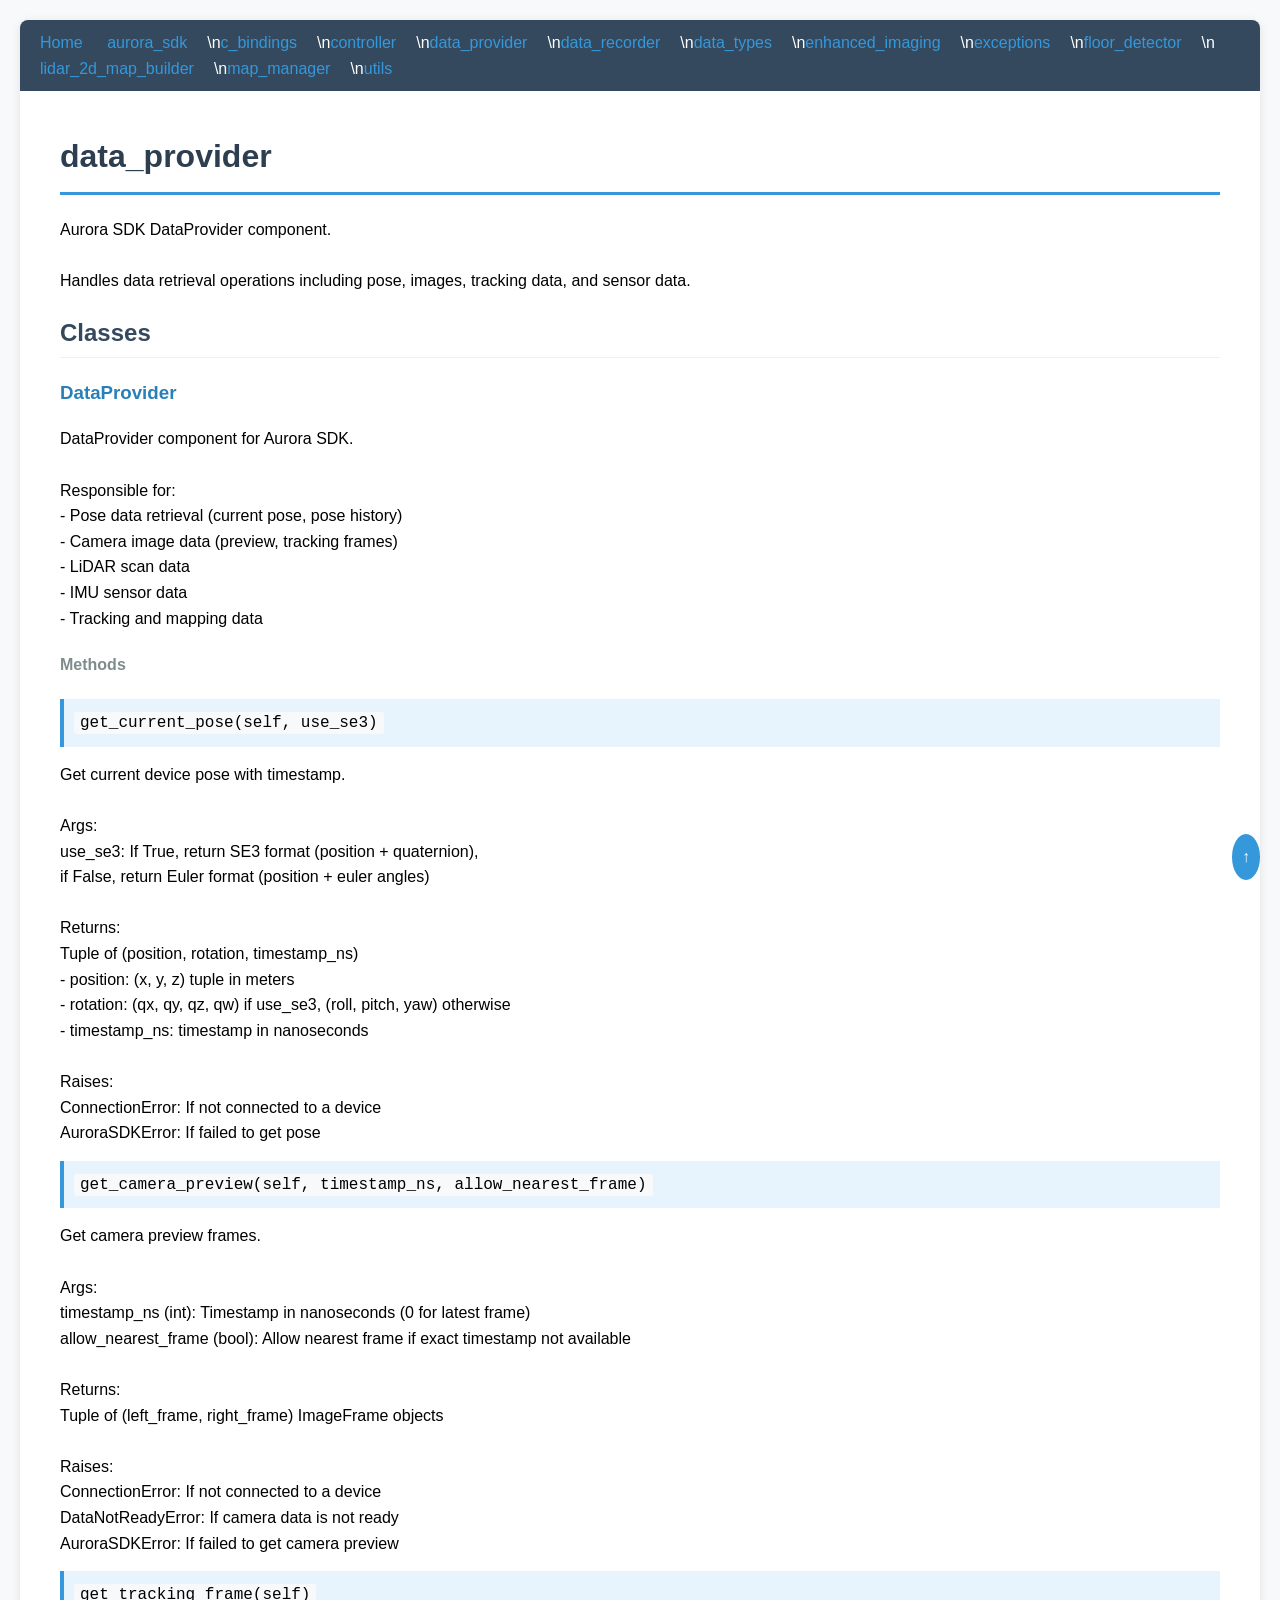
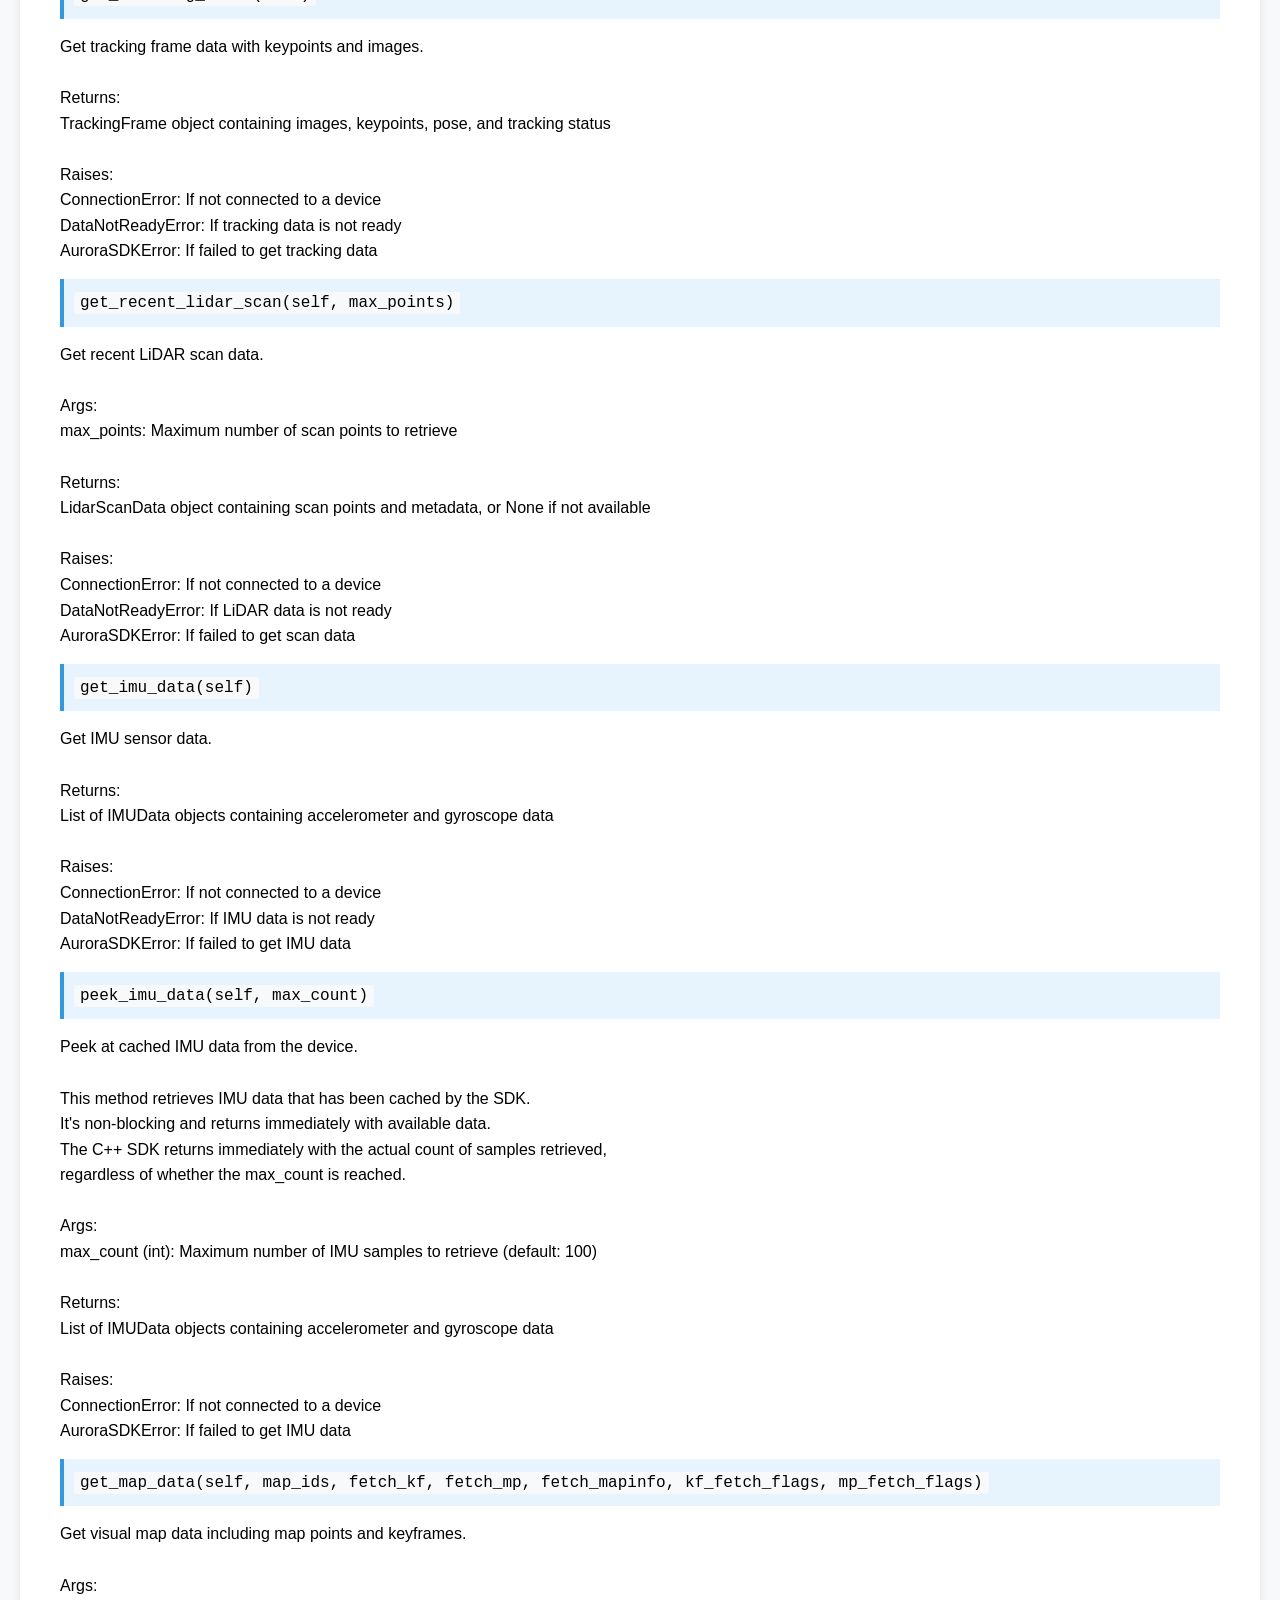
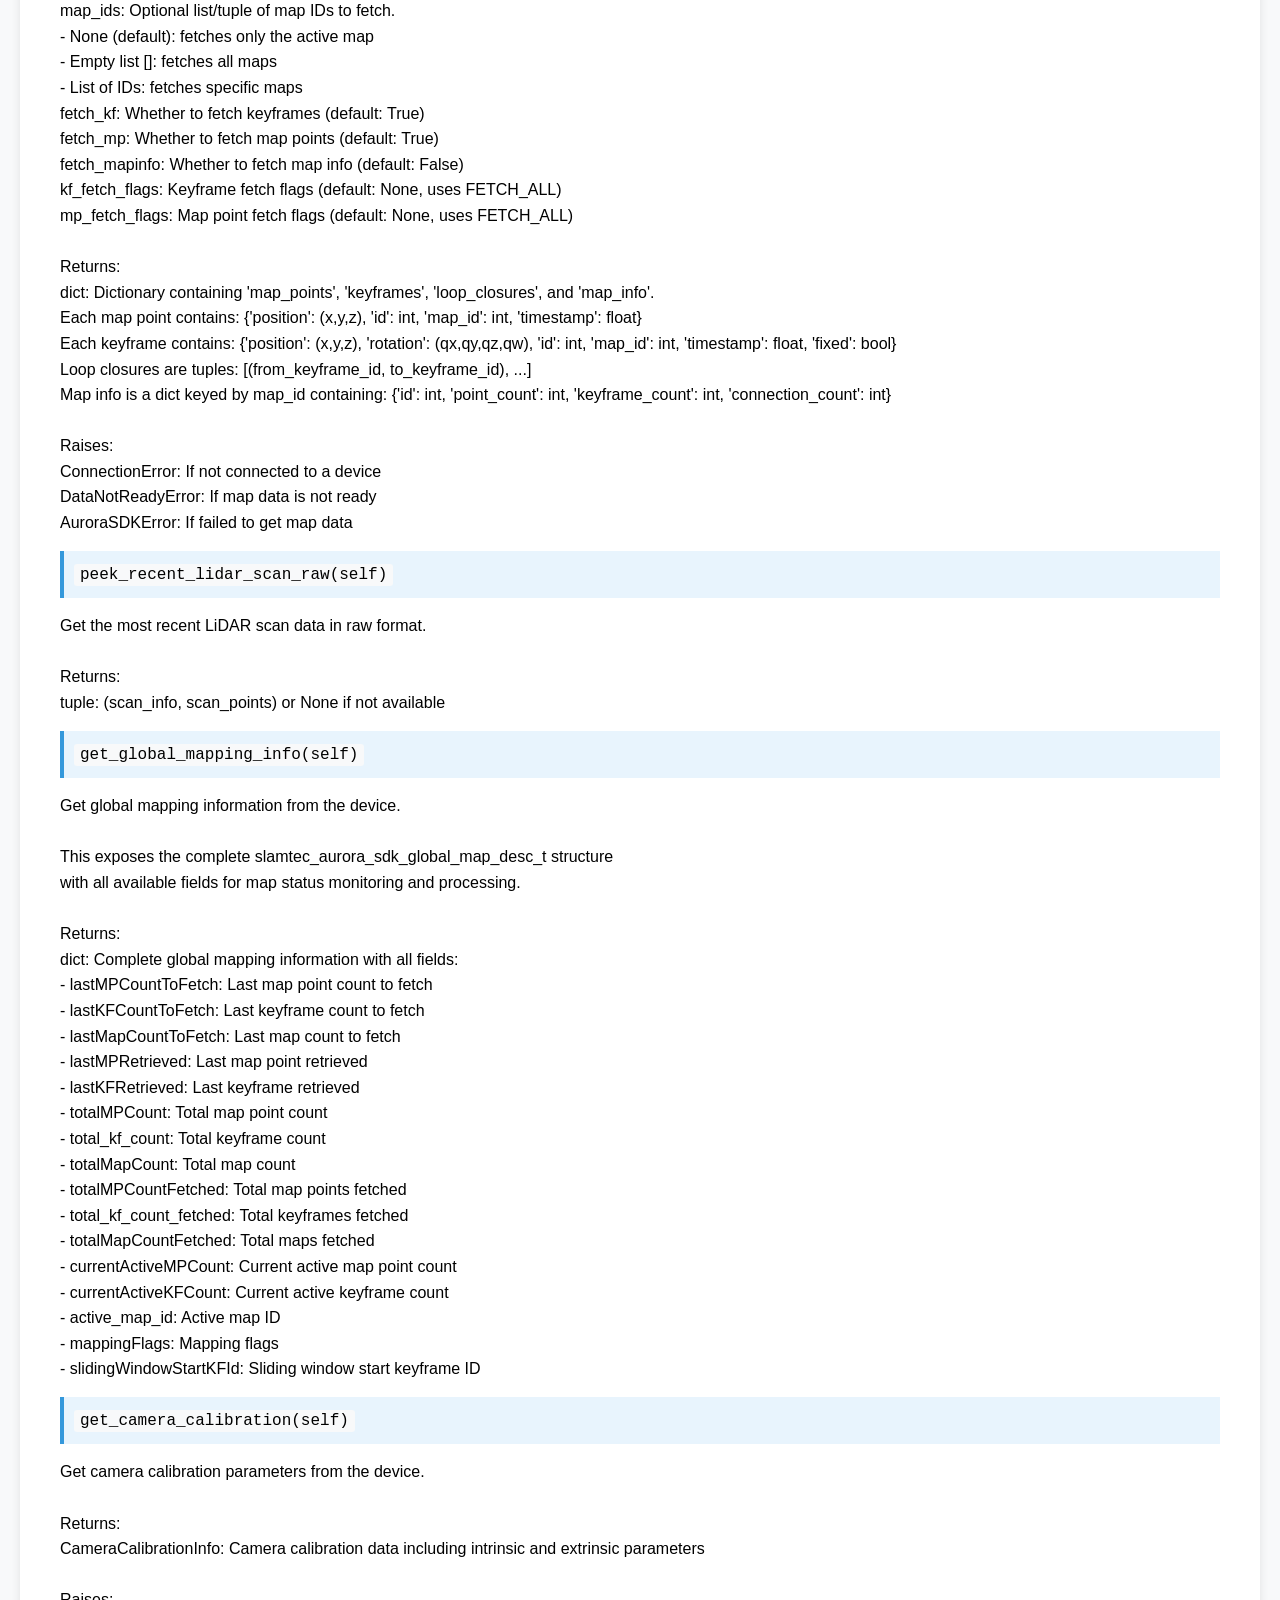
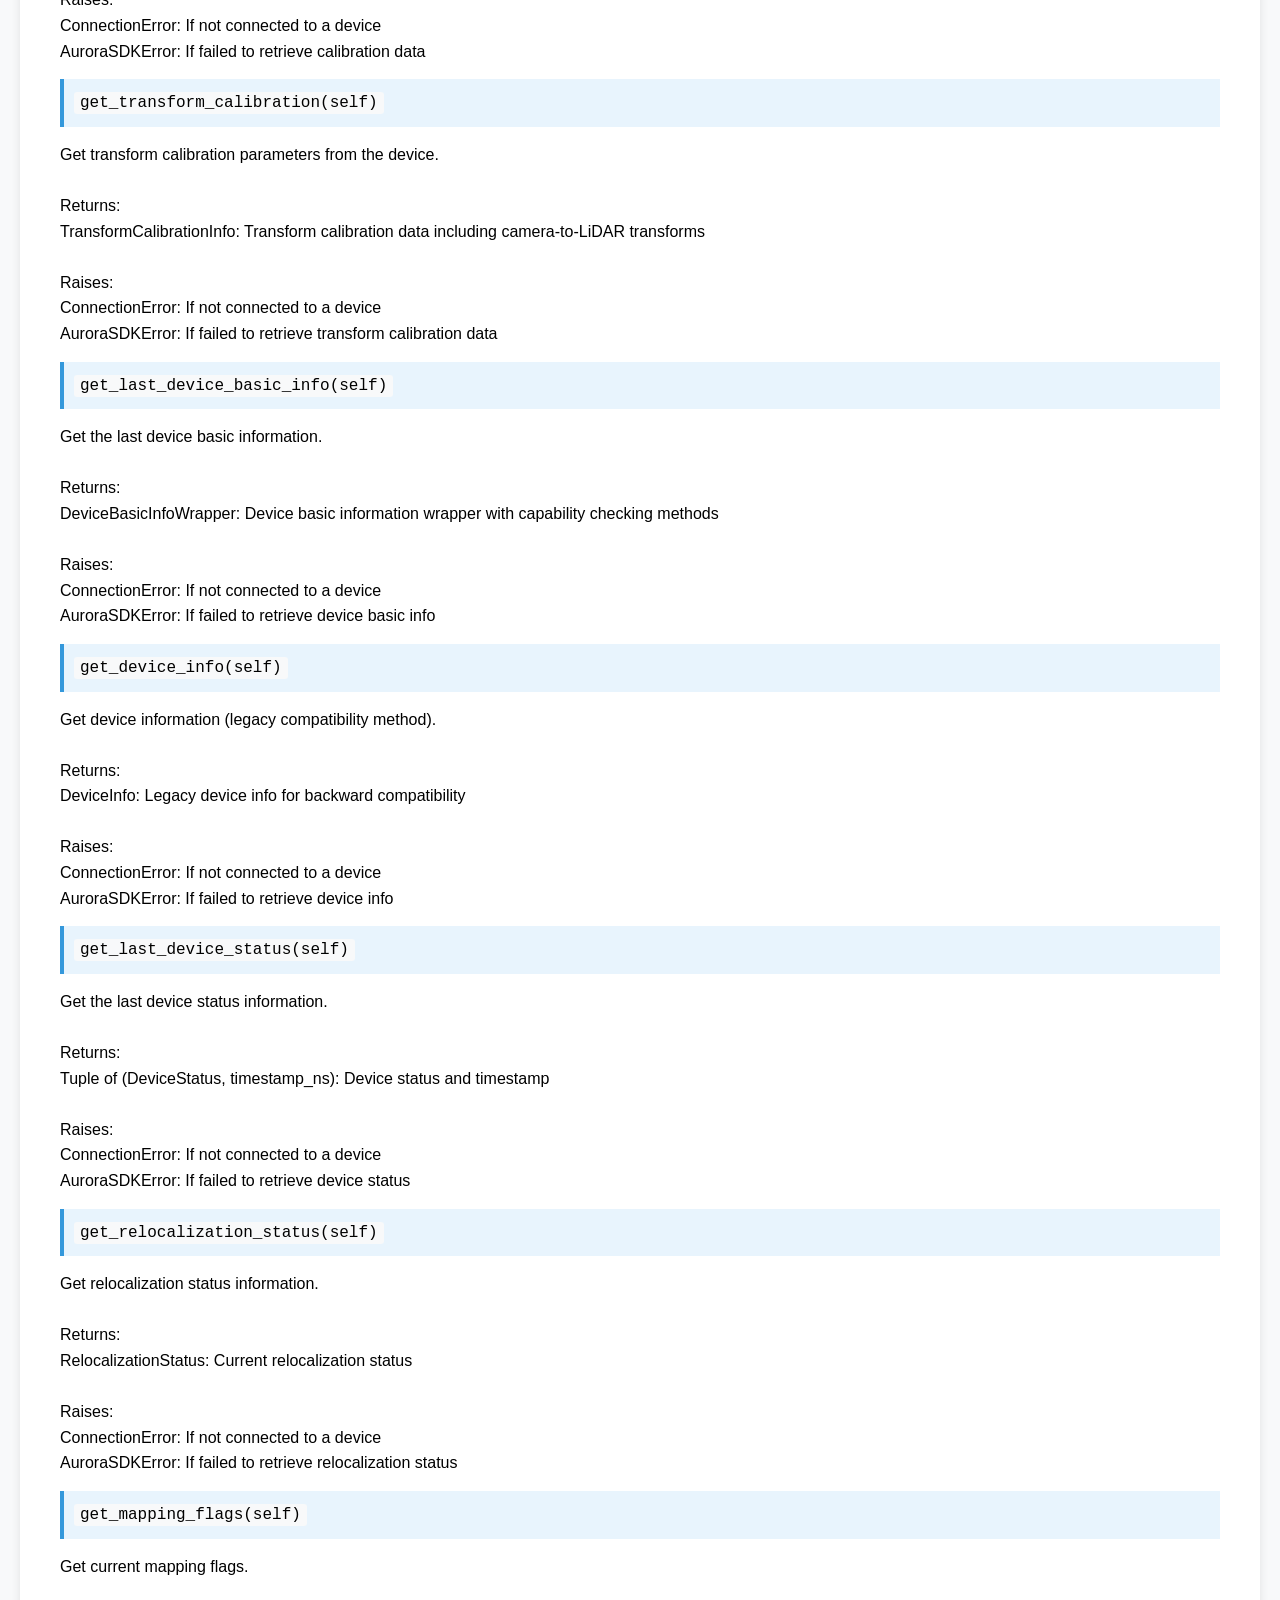
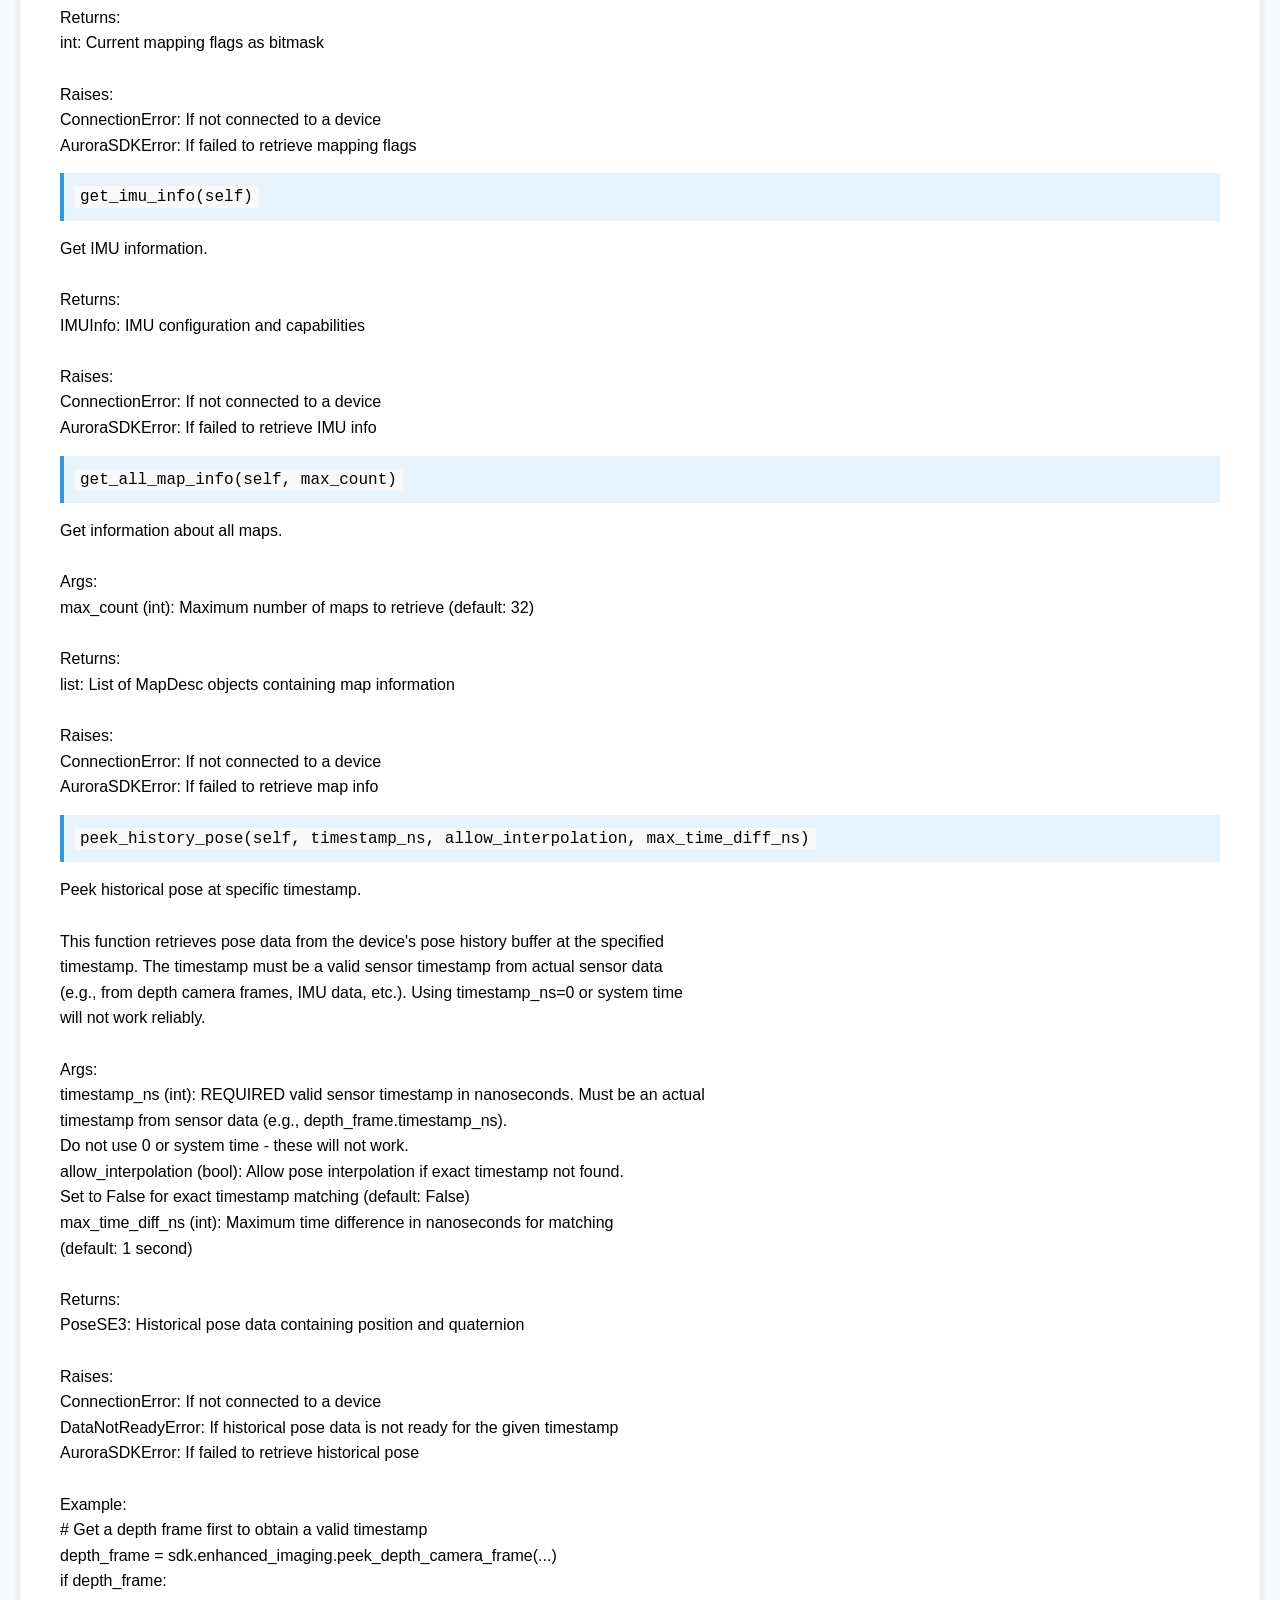
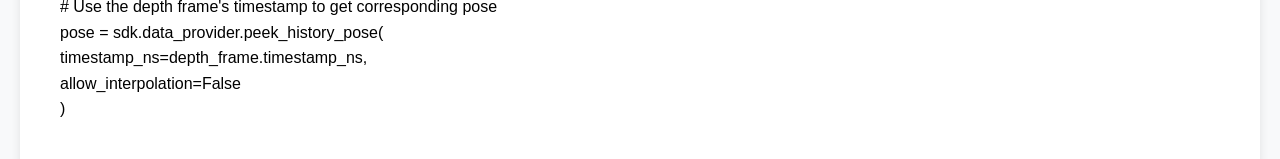
<file: py_aurora_remote-main/docs/data_provider.html>
<!DOCTYPE html>
<html lang="en">
<head>
    <meta charset="UTF-8">
    <meta name="viewport" content="width=device-width, initial-scale=1.0">
    <title>data_provider - Aurora Python SDK</title>
    <style>
        body { font-family: -apple-system, BlinkMacSystemFont, 'Segoe UI', sans-serif; line-height: 1.6; margin: 0; padding: 20px; background: #f8f9fa; }
        .container { max-width: 1200px; margin: 0 auto; background: white; padding: 40px; border-radius: 8px; box-shadow: 0 2px 10px rgba(0,0,0,0.1); }
        h1 { color: #2c3e50; border-bottom: 3px solid #3498db; padding-bottom: 10px; }
        h2 { color: #34495e; border-bottom: 1px solid #ecf0f1; padding-bottom: 5px; }
        h3 { color: #2980b9; }
        h4 { color: #7f8c8d; }
        code { background: #f8f9fa; padding: 2px 6px; border-radius: 3px; font-family: 'Monaco', 'Consolas', monospace; }
        pre { background: #2c3e50; color: #ecf0f1; padding: 15px; border-radius: 5px; overflow-x: auto; }
        pre code { background: none; padding: 0; }
        .nav { background: #34495e; color: white; padding: 10px 0; margin: -40px -40px 40px -40px; border-radius: 8px 8px 0 0; }
        .nav ul { list-style: none; padding: 0 20px; margin: 0; }
        .nav li { display: inline-block; margin-right: 20px; }
        .nav a { color: #3498db; text-decoration: none; }
        .nav a:hover { text-decoration: underline; }
        .signature { background: #e8f4fd; padding: 10px; border-left: 4px solid #3498db; margin: 10px 0; }
        .docstring { margin: 15px 0; }
        .back-to-top { position: fixed; bottom: 20px; right: 20px; background: #3498db; color: white; padding: 10px; border-radius: 50%; text-decoration: none; }
    </style>
</head>
<body>
    <div class="container">
        <nav class="nav">
            <ul>
                <li><a href="index.html">Home</a></li>
                <li><a href="aurora_sdk.html">aurora_sdk</a></li>\n<li><a href="c_bindings.html">c_bindings</a></li>\n<li><a href="controller.html">controller</a></li>\n<li><a href="data_provider.html">data_provider</a></li>\n<li><a href="data_recorder.html">data_recorder</a></li>\n<li><a href="data_types.html">data_types</a></li>\n<li><a href="enhanced_imaging.html">enhanced_imaging</a></li>\n<li><a href="exceptions.html">exceptions</a></li>\n<li><a href="floor_detector.html">floor_detector</a></li>\n<li><a href="lidar_2d_map_builder.html">lidar_2d_map_builder</a></li>\n<li><a href="map_manager.html">map_manager</a></li>\n<li><a href="utils.html">utils</a></li>
            </ul>
        </nav>
        <h1>data_provider</h1>
<div class='docstring'>Aurora SDK DataProvider component.<br><br>Handles data retrieval operations including pose, images, tracking data, and sensor data.</div>
<h2>Classes</h2>
<h3>DataProvider</h3>
<div class='docstring'>DataProvider component for Aurora SDK.<br><br>Responsible for:<br>- Pose data retrieval (current pose, pose history)<br>- Camera image data (preview, tracking frames)<br>- LiDAR scan data<br>- IMU sensor data<br>- Tracking and mapping data</div>
<h4>Methods</h4>
<div class='signature'><code>get_current_pose(self, use_se3)</code></div>
<div class='docstring'>Get current device pose with timestamp.<br><br>Args:<br>    use_se3: If True, return SE3 format (position + quaternion),<br>            if False, return Euler format (position + euler angles)<br>            <br>Returns:<br>    Tuple of (position, rotation, timestamp_ns)<br>    - position: (x, y, z) tuple in meters<br>    - rotation: (qx, qy, qz, qw) if use_se3, (roll, pitch, yaw) otherwise<br>    - timestamp_ns: timestamp in nanoseconds<br>    <br>Raises:<br>    ConnectionError: If not connected to a device<br>    AuroraSDKError: If failed to get pose</div>
<div class='signature'><code>get_camera_preview(self, timestamp_ns, allow_nearest_frame)</code></div>
<div class='docstring'>Get camera preview frames.<br><br>Args:<br>    timestamp_ns (int): Timestamp in nanoseconds (0 for latest frame)<br>    allow_nearest_frame (bool): Allow nearest frame if exact timestamp not available<br><br>Returns:<br>    Tuple of (left_frame, right_frame) ImageFrame objects<br>    <br>Raises:<br>    ConnectionError: If not connected to a device<br>    DataNotReadyError: If camera data is not ready<br>    AuroraSDKError: If failed to get camera preview</div>
<div class='signature'><code>get_tracking_frame(self)</code></div>
<div class='docstring'>Get tracking frame data with keypoints and images.<br><br>Returns:<br>    TrackingFrame object containing images, keypoints, pose, and tracking status<br>    <br>Raises:<br>    ConnectionError: If not connected to a device<br>    DataNotReadyError: If tracking data is not ready<br>    AuroraSDKError: If failed to get tracking data</div>
<div class='signature'><code>get_recent_lidar_scan(self, max_points)</code></div>
<div class='docstring'>Get recent LiDAR scan data.<br><br>Args:<br>    max_points: Maximum number of scan points to retrieve<br>    <br>Returns:<br>    LidarScanData object containing scan points and metadata, or None if not available<br>    <br>Raises:<br>    ConnectionError: If not connected to a device<br>    DataNotReadyError: If LiDAR data is not ready<br>    AuroraSDKError: If failed to get scan data</div>
<div class='signature'><code>get_imu_data(self)</code></div>
<div class='docstring'>Get IMU sensor data.<br><br>Returns:<br>    List of IMUData objects containing accelerometer and gyroscope data<br>    <br>Raises:<br>    ConnectionError: If not connected to a device<br>    DataNotReadyError: If IMU data is not ready<br>    AuroraSDKError: If failed to get IMU data</div>
<div class='signature'><code>peek_imu_data(self, max_count)</code></div>
<div class='docstring'>Peek at cached IMU data from the device.<br><br>This method retrieves IMU data that has been cached by the SDK.<br>It's non-blocking and returns immediately with available data.<br>The C++ SDK returns immediately with the actual count of samples retrieved,<br>regardless of whether the max_count is reached.<br><br>Args:<br>    max_count (int): Maximum number of IMU samples to retrieve (default: 100)<br>    <br>Returns:<br>    List of IMUData objects containing accelerometer and gyroscope data<br>    <br>Raises:<br>    ConnectionError: If not connected to a device<br>    AuroraSDKError: If failed to get IMU data</div>
<div class='signature'><code>get_map_data(self, map_ids, fetch_kf, fetch_mp, fetch_mapinfo, kf_fetch_flags, mp_fetch_flags)</code></div>
<div class='docstring'>Get visual map data including map points and keyframes.<br><br>Args:<br>    map_ids: Optional list/tuple of map IDs to fetch.<br>            - None (default): fetches only the active map<br>            - Empty list []: fetches all maps<br>            - List of IDs: fetches specific maps<br>    fetch_kf: Whether to fetch keyframes (default: True)<br>    fetch_mp: Whether to fetch map points (default: True)<br>    fetch_mapinfo: Whether to fetch map info (default: False)<br>    kf_fetch_flags: Keyframe fetch flags (default: None, uses FETCH_ALL)<br>    mp_fetch_flags: Map point fetch flags (default: None, uses FETCH_ALL)<br><br>Returns:<br>    dict: Dictionary containing 'map_points', 'keyframes', 'loop_closures', and 'map_info'.<br>          Each map point contains: {'position': (x,y,z), 'id': int, 'map_id': int, 'timestamp': float}<br>          Each keyframe contains: {'position': (x,y,z), 'rotation': (qx,qy,qz,qw), 'id': int, 'map_id': int, 'timestamp': float, 'fixed': bool}<br>          Loop closures are tuples: [(from_keyframe_id, to_keyframe_id), ...]<br>          Map info is a dict keyed by map_id containing: {'id': int, 'point_count': int, 'keyframe_count': int, 'connection_count': int}<br>    <br>Raises:<br>    ConnectionError: If not connected to a device<br>    DataNotReadyError: If map data is not ready<br>    AuroraSDKError: If failed to get map data</div>
<div class='signature'><code>peek_recent_lidar_scan_raw(self)</code></div>
<div class='docstring'>Get the most recent LiDAR scan data in raw format.<br><br>Returns:<br>    tuple: (scan_info, scan_points) or None if not available</div>
<div class='signature'><code>get_global_mapping_info(self)</code></div>
<div class='docstring'>Get global mapping information from the device.<br><br>This exposes the complete slamtec_aurora_sdk_global_map_desc_t structure<br>with all available fields for map status monitoring and processing.<br><br>Returns:<br>    dict: Complete global mapping information with all fields:<br>        - lastMPCountToFetch: Last map point count to fetch<br>        - lastKFCountToFetch: Last keyframe count to fetch  <br>        - lastMapCountToFetch: Last map count to fetch<br>        - lastMPRetrieved: Last map point retrieved<br>        - lastKFRetrieved: Last keyframe retrieved<br>        - totalMPCount: Total map point count<br>        - total_kf_count: Total keyframe count<br>        - totalMapCount: Total map count<br>        - totalMPCountFetched: Total map points fetched<br>        - total_kf_count_fetched: Total keyframes fetched<br>        - totalMapCountFetched: Total maps fetched<br>        - currentActiveMPCount: Current active map point count<br>        - currentActiveKFCount: Current active keyframe count<br>        - active_map_id: Active map ID<br>        - mappingFlags: Mapping flags<br>        - slidingWindowStartKFId: Sliding window start keyframe ID</div>
<div class='signature'><code>get_camera_calibration(self)</code></div>
<div class='docstring'>Get camera calibration parameters from the device.<br><br>Returns:<br>    CameraCalibrationInfo: Camera calibration data including intrinsic and extrinsic parameters<br>    <br>Raises:<br>    ConnectionError: If not connected to a device<br>    AuroraSDKError: If failed to retrieve calibration data</div>
<div class='signature'><code>get_transform_calibration(self)</code></div>
<div class='docstring'>Get transform calibration parameters from the device.<br><br>Returns:<br>    TransformCalibrationInfo: Transform calibration data including camera-to-LiDAR transforms<br>    <br>Raises:<br>    ConnectionError: If not connected to a device<br>    AuroraSDKError: If failed to retrieve transform calibration data</div>
<div class='signature'><code>get_last_device_basic_info(self)</code></div>
<div class='docstring'>Get the last device basic information.<br><br>Returns:<br>    DeviceBasicInfoWrapper: Device basic information wrapper with capability checking methods<br>    <br>Raises:<br>    ConnectionError: If not connected to a device<br>    AuroraSDKError: If failed to retrieve device basic info</div>
<div class='signature'><code>get_device_info(self)</code></div>
<div class='docstring'>Get device information (legacy compatibility method).<br><br>Returns:<br>    DeviceInfo: Legacy device info for backward compatibility<br>    <br>Raises:<br>    ConnectionError: If not connected to a device<br>    AuroraSDKError: If failed to retrieve device info</div>
<div class='signature'><code>get_last_device_status(self)</code></div>
<div class='docstring'>Get the last device status information.<br><br>Returns:<br>    Tuple of (DeviceStatus, timestamp_ns): Device status and timestamp<br>    <br>Raises:<br>    ConnectionError: If not connected to a device<br>    AuroraSDKError: If failed to retrieve device status</div>
<div class='signature'><code>get_relocalization_status(self)</code></div>
<div class='docstring'>Get relocalization status information.<br><br>Returns:<br>    RelocalizationStatus: Current relocalization status<br>    <br>Raises:<br>    ConnectionError: If not connected to a device<br>    AuroraSDKError: If failed to retrieve relocalization status</div>
<div class='signature'><code>get_mapping_flags(self)</code></div>
<div class='docstring'>Get current mapping flags.<br><br>Returns:<br>    int: Current mapping flags as bitmask<br>    <br>Raises:<br>    ConnectionError: If not connected to a device<br>    AuroraSDKError: If failed to retrieve mapping flags</div>
<div class='signature'><code>get_imu_info(self)</code></div>
<div class='docstring'>Get IMU information.<br><br>Returns:<br>    IMUInfo: IMU configuration and capabilities<br>    <br>Raises:<br>    ConnectionError: If not connected to a device<br>    AuroraSDKError: If failed to retrieve IMU info</div>
<div class='signature'><code>get_all_map_info(self, max_count)</code></div>
<div class='docstring'>Get information about all maps.<br><br>Args:<br>    max_count (int): Maximum number of maps to retrieve (default: 32)<br>    <br>Returns:<br>    list: List of MapDesc objects containing map information<br>    <br>Raises:<br>    ConnectionError: If not connected to a device<br>    AuroraSDKError: If failed to retrieve map info</div>
<div class='signature'><code>peek_history_pose(self, timestamp_ns, allow_interpolation, max_time_diff_ns)</code></div>
<div class='docstring'>Peek historical pose at specific timestamp.<br><br>This function retrieves pose data from the device's pose history buffer at the specified<br>timestamp. The timestamp must be a valid sensor timestamp from actual sensor data <br>(e.g., from depth camera frames, IMU data, etc.). Using timestamp_ns=0 or system time<br>will not work reliably.<br><br>Args:<br>    timestamp_ns (int): REQUIRED valid sensor timestamp in nanoseconds. Must be an actual<br>                       timestamp from sensor data (e.g., depth_frame.timestamp_ns).<br>                       Do not use 0 or system time - these will not work.<br>    allow_interpolation (bool): Allow pose interpolation if exact timestamp not found.<br>                              Set to False for exact timestamp matching (default: False)<br>    max_time_diff_ns (int): Maximum time difference in nanoseconds for matching <br>                           (default: 1 second)<br>    <br>Returns:<br>    PoseSE3: Historical pose data containing position and quaternion<br>    <br>Raises:<br>    ConnectionError: If not connected to a device<br>    DataNotReadyError: If historical pose data is not ready for the given timestamp<br>    AuroraSDKError: If failed to retrieve historical pose<br>    <br>Example:<br>    # Get a depth frame first to obtain a valid timestamp<br>    depth_frame = sdk.enhanced_imaging.peek_depth_camera_frame(...)<br>    if depth_frame:<br>        # Use the depth frame's timestamp to get corresponding pose<br>        pose = sdk.data_provider.peek_history_pose(<br>            timestamp_ns=depth_frame.timestamp_ns,<br>            allow_interpolation=False<br>        )</div>
        <a href="#" class="back-to-top">↑</a>
    </div>
</body>
</html>
</file>
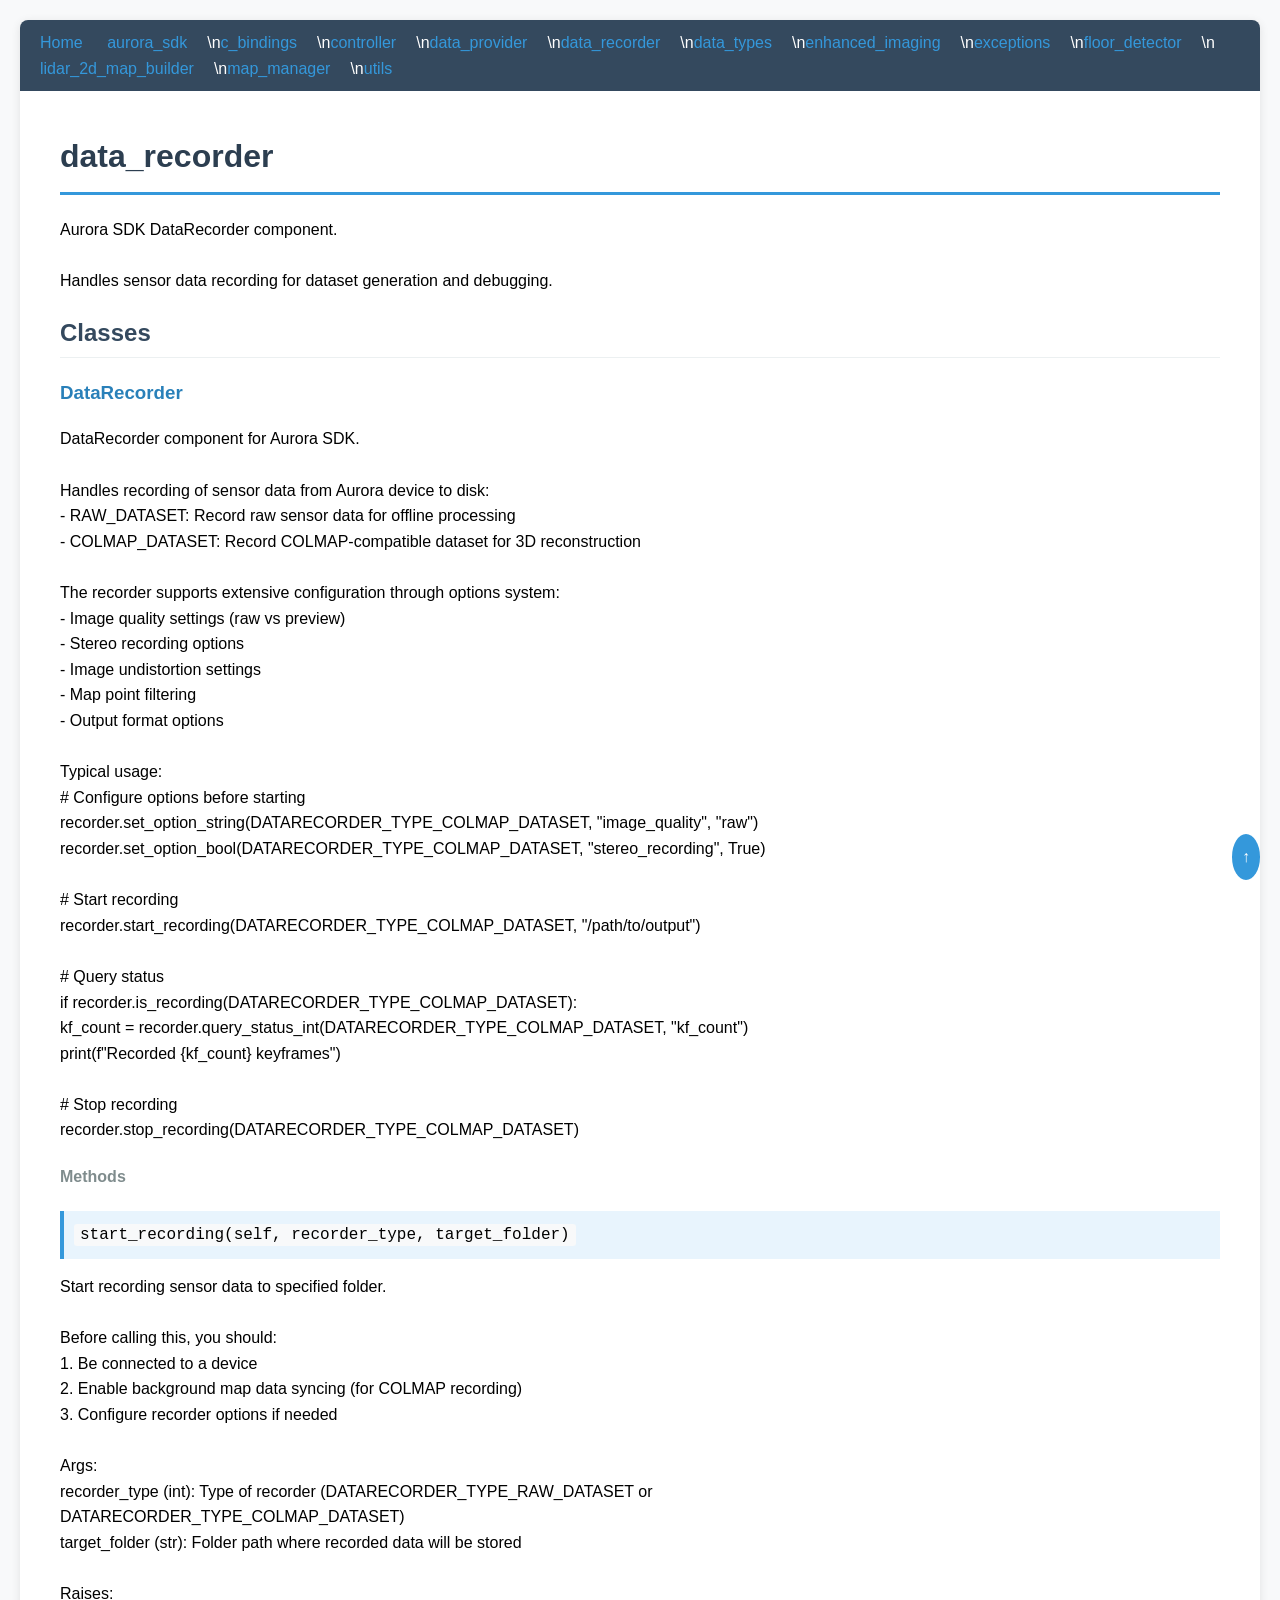
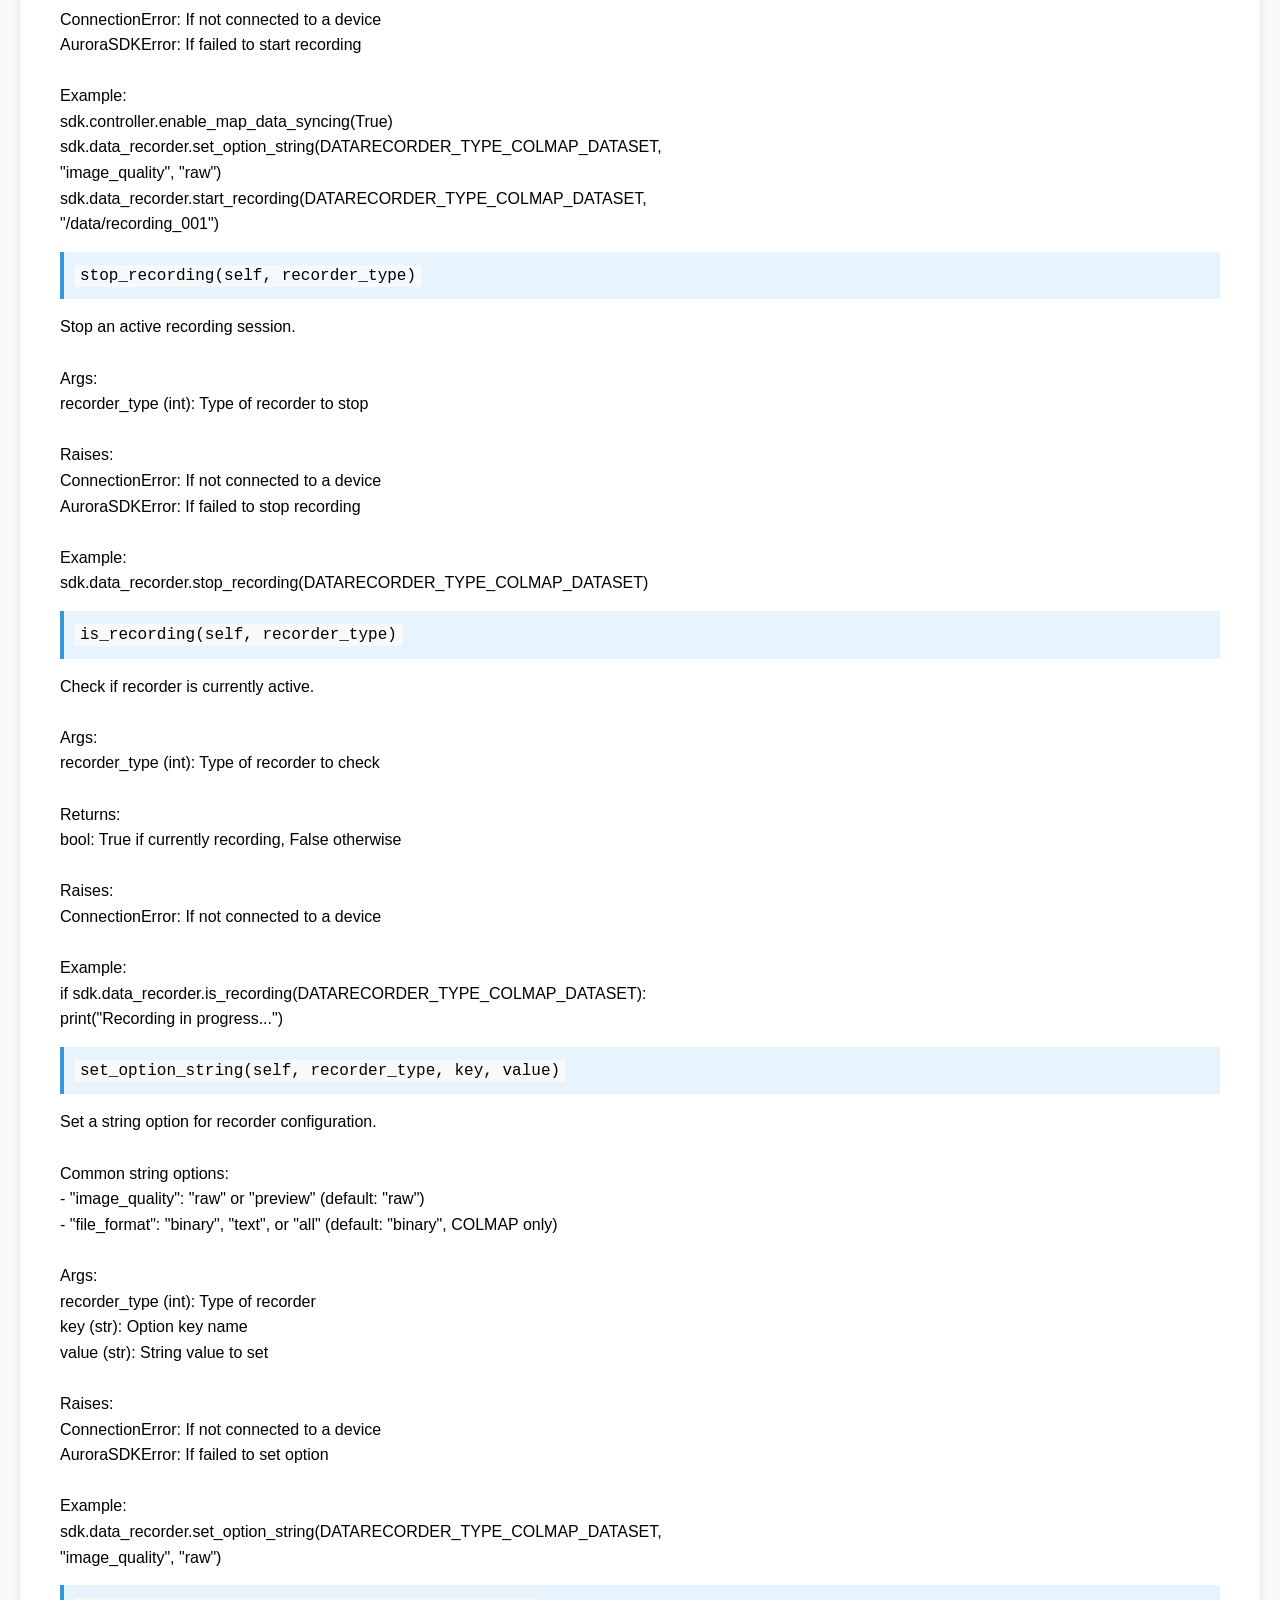
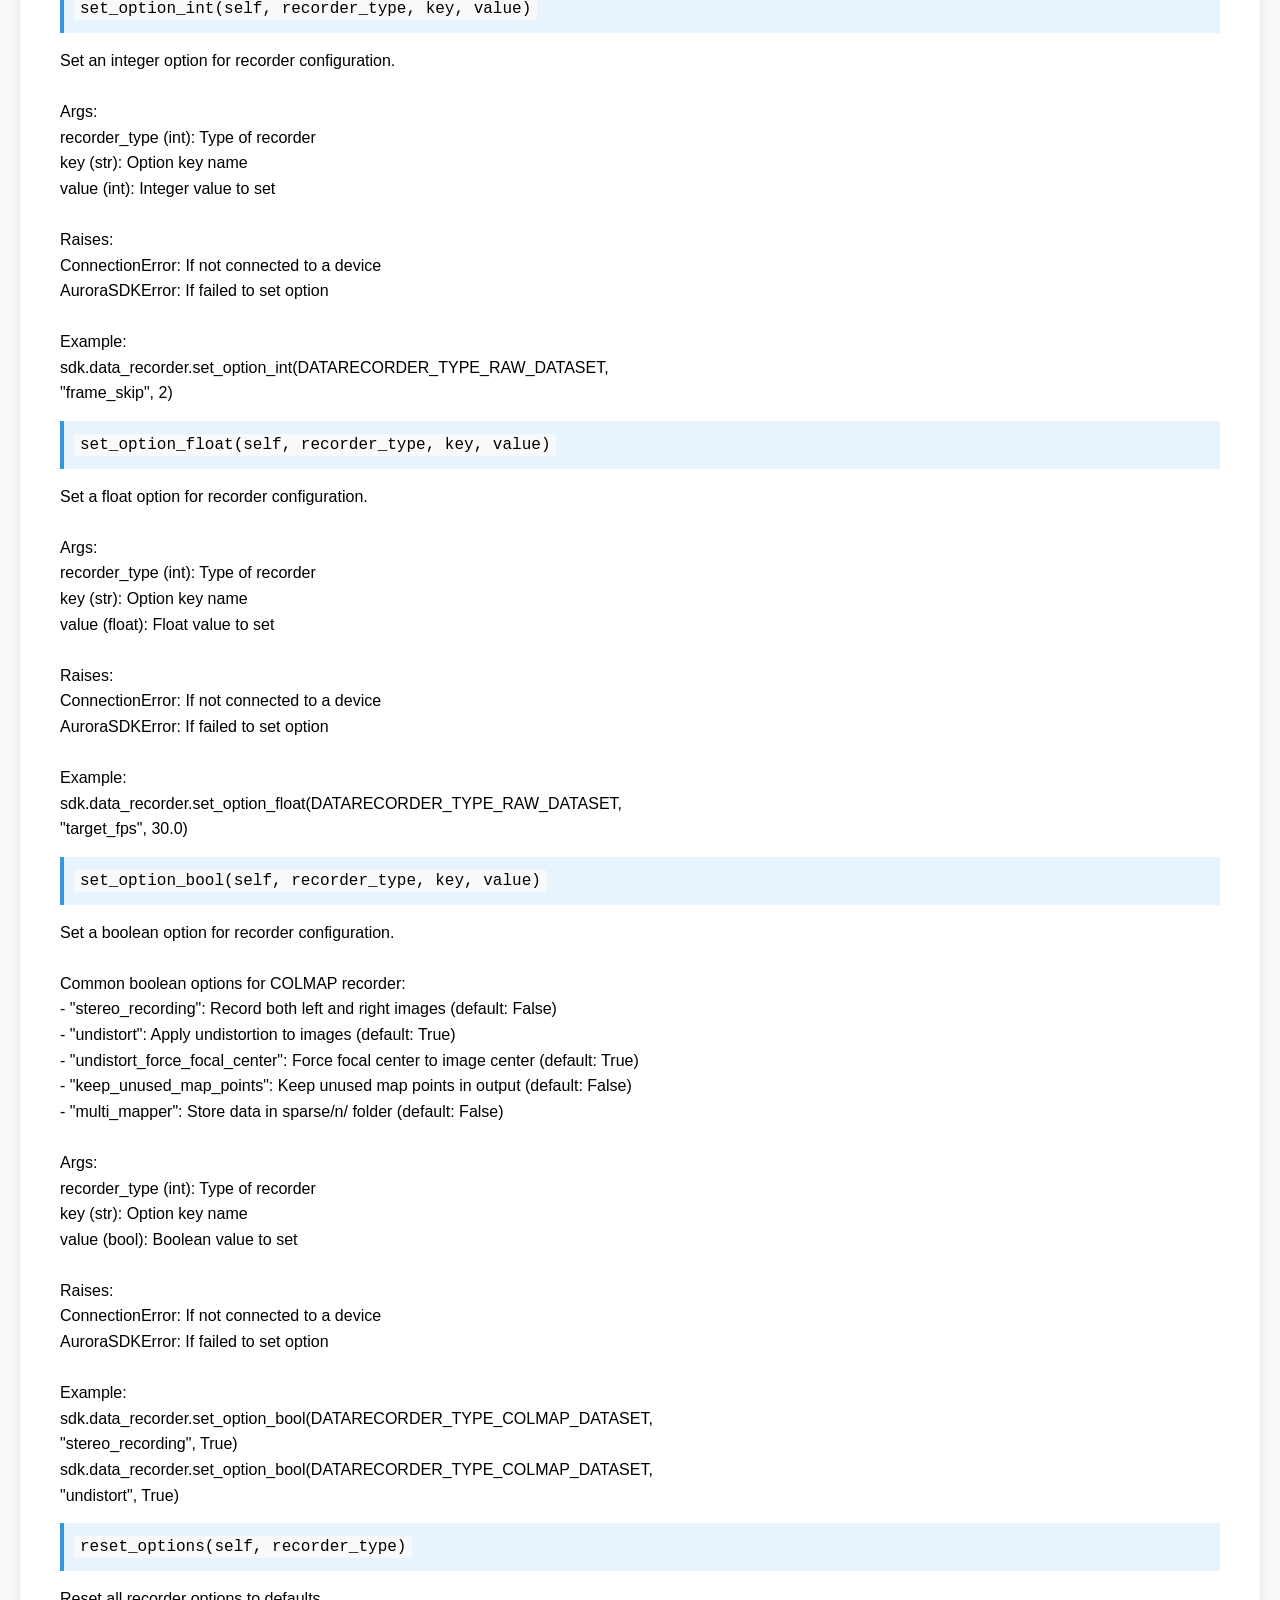
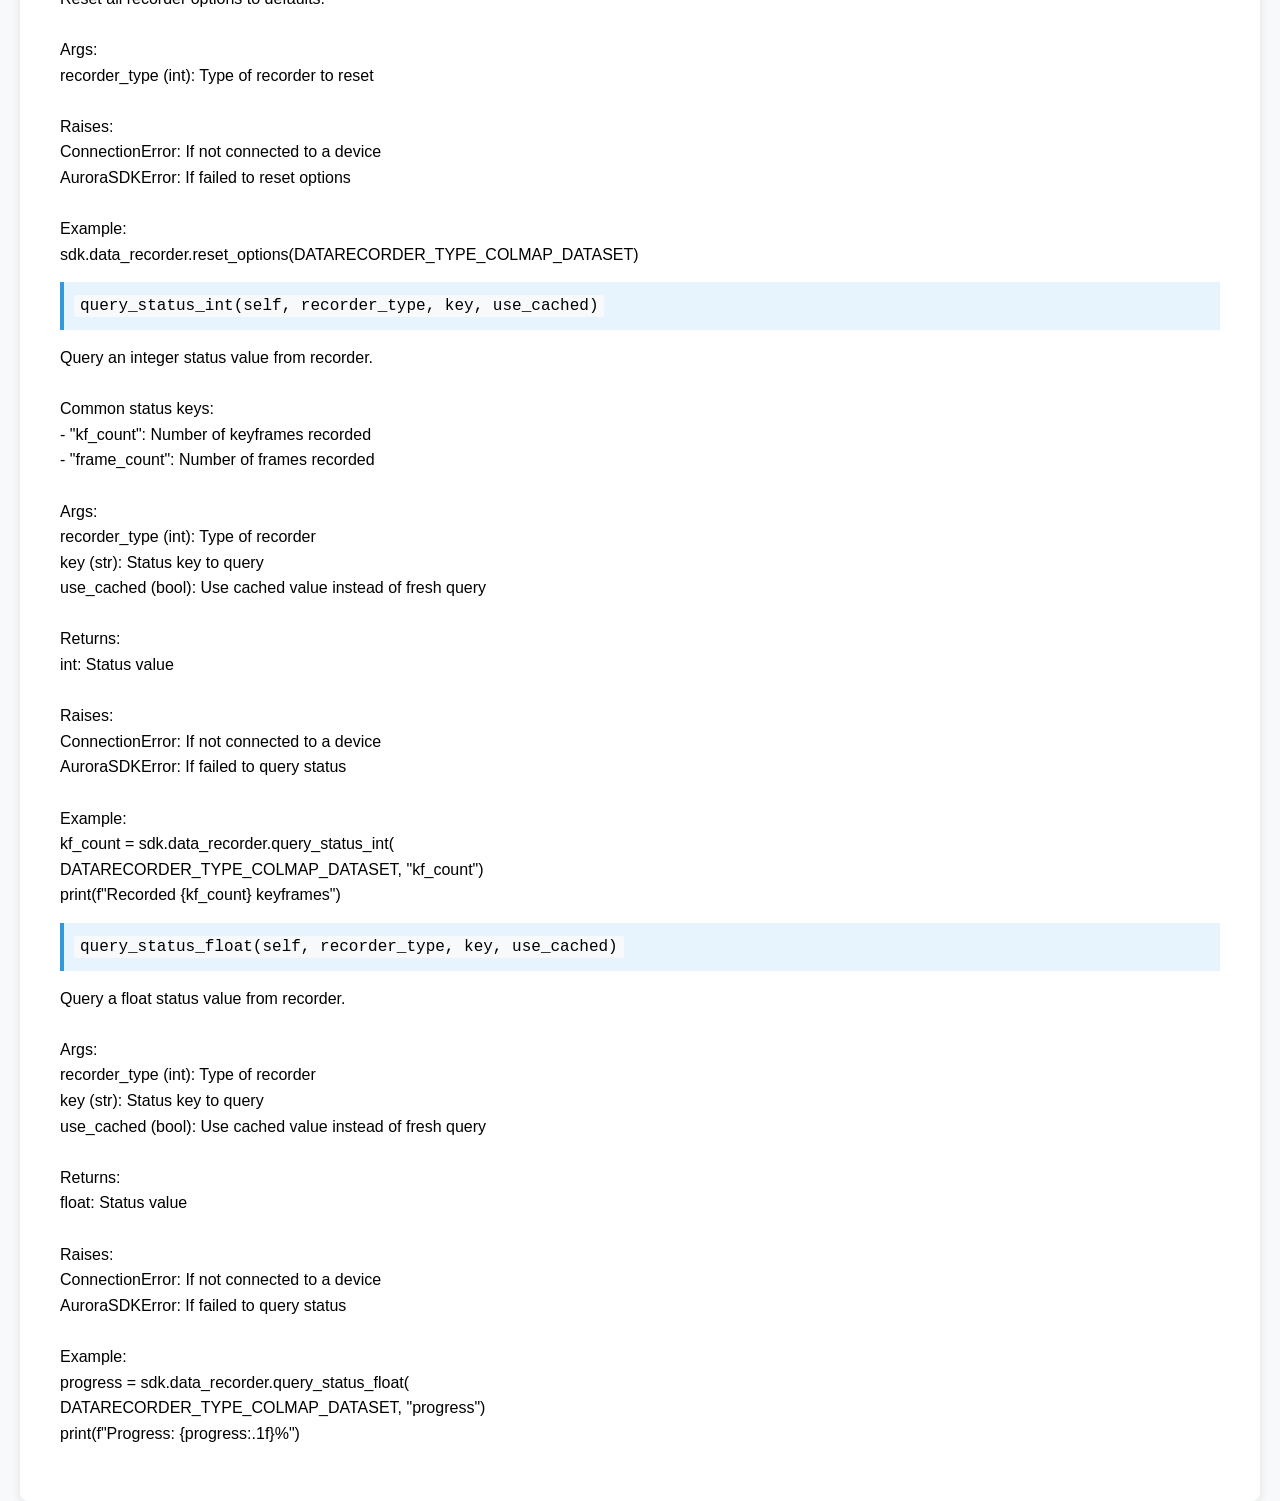
<file: py_aurora_remote-main/docs/data_recorder.html>
<!DOCTYPE html>
<html lang="en">
<head>
    <meta charset="UTF-8">
    <meta name="viewport" content="width=device-width, initial-scale=1.0">
    <title>data_recorder - Aurora Python SDK</title>
    <style>
        body { font-family: -apple-system, BlinkMacSystemFont, 'Segoe UI', sans-serif; line-height: 1.6; margin: 0; padding: 20px; background: #f8f9fa; }
        .container { max-width: 1200px; margin: 0 auto; background: white; padding: 40px; border-radius: 8px; box-shadow: 0 2px 10px rgba(0,0,0,0.1); }
        h1 { color: #2c3e50; border-bottom: 3px solid #3498db; padding-bottom: 10px; }
        h2 { color: #34495e; border-bottom: 1px solid #ecf0f1; padding-bottom: 5px; }
        h3 { color: #2980b9; }
        h4 { color: #7f8c8d; }
        code { background: #f8f9fa; padding: 2px 6px; border-radius: 3px; font-family: 'Monaco', 'Consolas', monospace; }
        pre { background: #2c3e50; color: #ecf0f1; padding: 15px; border-radius: 5px; overflow-x: auto; }
        pre code { background: none; padding: 0; }
        .nav { background: #34495e; color: white; padding: 10px 0; margin: -40px -40px 40px -40px; border-radius: 8px 8px 0 0; }
        .nav ul { list-style: none; padding: 0 20px; margin: 0; }
        .nav li { display: inline-block; margin-right: 20px; }
        .nav a { color: #3498db; text-decoration: none; }
        .nav a:hover { text-decoration: underline; }
        .signature { background: #e8f4fd; padding: 10px; border-left: 4px solid #3498db; margin: 10px 0; }
        .docstring { margin: 15px 0; }
        .back-to-top { position: fixed; bottom: 20px; right: 20px; background: #3498db; color: white; padding: 10px; border-radius: 50%; text-decoration: none; }
    </style>
</head>
<body>
    <div class="container">
        <nav class="nav">
            <ul>
                <li><a href="index.html">Home</a></li>
                <li><a href="aurora_sdk.html">aurora_sdk</a></li>\n<li><a href="c_bindings.html">c_bindings</a></li>\n<li><a href="controller.html">controller</a></li>\n<li><a href="data_provider.html">data_provider</a></li>\n<li><a href="data_recorder.html">data_recorder</a></li>\n<li><a href="data_types.html">data_types</a></li>\n<li><a href="enhanced_imaging.html">enhanced_imaging</a></li>\n<li><a href="exceptions.html">exceptions</a></li>\n<li><a href="floor_detector.html">floor_detector</a></li>\n<li><a href="lidar_2d_map_builder.html">lidar_2d_map_builder</a></li>\n<li><a href="map_manager.html">map_manager</a></li>\n<li><a href="utils.html">utils</a></li>
            </ul>
        </nav>
        <h1>data_recorder</h1>
<div class='docstring'>Aurora SDK DataRecorder component.<br><br>Handles sensor data recording for dataset generation and debugging.</div>
<h2>Classes</h2>
<h3>DataRecorder</h3>
<div class='docstring'>DataRecorder component for Aurora SDK.<br><br>Handles recording of sensor data from Aurora device to disk:<br>- RAW_DATASET: Record raw sensor data for offline processing<br>- COLMAP_DATASET: Record COLMAP-compatible dataset for 3D reconstruction<br><br>The recorder supports extensive configuration through options system:<br>- Image quality settings (raw vs preview)<br>- Stereo recording options<br>- Image undistortion settings<br>- Map point filtering<br>- Output format options<br><br>Typical usage:<br>    # Configure options before starting<br>    recorder.set_option_string(DATARECORDER_TYPE_COLMAP_DATASET, "image_quality", "raw")<br>    recorder.set_option_bool(DATARECORDER_TYPE_COLMAP_DATASET, "stereo_recording", True)<br><br>    # Start recording<br>    recorder.start_recording(DATARECORDER_TYPE_COLMAP_DATASET, "/path/to/output")<br><br>    # Query status<br>    if recorder.is_recording(DATARECORDER_TYPE_COLMAP_DATASET):<br>        kf_count = recorder.query_status_int(DATARECORDER_TYPE_COLMAP_DATASET, "kf_count")<br>        print(f"Recorded {kf_count} keyframes")<br><br>    # Stop recording<br>    recorder.stop_recording(DATARECORDER_TYPE_COLMAP_DATASET)</div>
<h4>Methods</h4>
<div class='signature'><code>start_recording(self, recorder_type, target_folder)</code></div>
<div class='docstring'>Start recording sensor data to specified folder.<br><br>Before calling this, you should:<br>1. Be connected to a device<br>2. Enable background map data syncing (for COLMAP recording)<br>3. Configure recorder options if needed<br><br>Args:<br>    recorder_type (int): Type of recorder (DATARECORDER_TYPE_RAW_DATASET or<br>                       DATARECORDER_TYPE_COLMAP_DATASET)<br>    target_folder (str): Folder path where recorded data will be stored<br><br>Raises:<br>    ConnectionError: If not connected to a device<br>    AuroraSDKError: If failed to start recording<br><br>Example:<br>    sdk.controller.enable_map_data_syncing(True)<br>    sdk.data_recorder.set_option_string(DATARECORDER_TYPE_COLMAP_DATASET,<br>                                       "image_quality", "raw")<br>    sdk.data_recorder.start_recording(DATARECORDER_TYPE_COLMAP_DATASET,<br>                                     "/data/recording_001")</div>
<div class='signature'><code>stop_recording(self, recorder_type)</code></div>
<div class='docstring'>Stop an active recording session.<br><br>Args:<br>    recorder_type (int): Type of recorder to stop<br><br>Raises:<br>    ConnectionError: If not connected to a device<br>    AuroraSDKError: If failed to stop recording<br><br>Example:<br>    sdk.data_recorder.stop_recording(DATARECORDER_TYPE_COLMAP_DATASET)</div>
<div class='signature'><code>is_recording(self, recorder_type)</code></div>
<div class='docstring'>Check if recorder is currently active.<br><br>Args:<br>    recorder_type (int): Type of recorder to check<br><br>Returns:<br>    bool: True if currently recording, False otherwise<br><br>Raises:<br>    ConnectionError: If not connected to a device<br><br>Example:<br>    if sdk.data_recorder.is_recording(DATARECORDER_TYPE_COLMAP_DATASET):<br>        print("Recording in progress...")</div>
<div class='signature'><code>set_option_string(self, recorder_type, key, value)</code></div>
<div class='docstring'>Set a string option for recorder configuration.<br><br>Common string options:<br>- "image_quality": "raw" or "preview" (default: "raw")<br>- "file_format": "binary", "text", or "all" (default: "binary", COLMAP only)<br><br>Args:<br>    recorder_type (int): Type of recorder<br>    key (str): Option key name<br>    value (str): String value to set<br><br>Raises:<br>    ConnectionError: If not connected to a device<br>    AuroraSDKError: If failed to set option<br><br>Example:<br>    sdk.data_recorder.set_option_string(DATARECORDER_TYPE_COLMAP_DATASET,<br>                                       "image_quality", "raw")</div>
<div class='signature'><code>set_option_int(self, recorder_type, key, value)</code></div>
<div class='docstring'>Set an integer option for recorder configuration.<br><br>Args:<br>    recorder_type (int): Type of recorder<br>    key (str): Option key name<br>    value (int): Integer value to set<br><br>Raises:<br>    ConnectionError: If not connected to a device<br>    AuroraSDKError: If failed to set option<br><br>Example:<br>    sdk.data_recorder.set_option_int(DATARECORDER_TYPE_RAW_DATASET,<br>                                   "frame_skip", 2)</div>
<div class='signature'><code>set_option_float(self, recorder_type, key, value)</code></div>
<div class='docstring'>Set a float option for recorder configuration.<br><br>Args:<br>    recorder_type (int): Type of recorder<br>    key (str): Option key name<br>    value (float): Float value to set<br><br>Raises:<br>    ConnectionError: If not connected to a device<br>    AuroraSDKError: If failed to set option<br><br>Example:<br>    sdk.data_recorder.set_option_float(DATARECORDER_TYPE_RAW_DATASET,<br>                                      "target_fps", 30.0)</div>
<div class='signature'><code>set_option_bool(self, recorder_type, key, value)</code></div>
<div class='docstring'>Set a boolean option for recorder configuration.<br><br>Common boolean options for COLMAP recorder:<br>- "stereo_recording": Record both left and right images (default: False)<br>- "undistort": Apply undistortion to images (default: True)<br>- "undistort_force_focal_center": Force focal center to image center (default: True)<br>- "keep_unused_map_points": Keep unused map points in output (default: False)<br>- "multi_mapper": Store data in sparse/n/ folder (default: False)<br><br>Args:<br>    recorder_type (int): Type of recorder<br>    key (str): Option key name<br>    value (bool): Boolean value to set<br><br>Raises:<br>    ConnectionError: If not connected to a device<br>    AuroraSDKError: If failed to set option<br><br>Example:<br>    sdk.data_recorder.set_option_bool(DATARECORDER_TYPE_COLMAP_DATASET,<br>                                     "stereo_recording", True)<br>    sdk.data_recorder.set_option_bool(DATARECORDER_TYPE_COLMAP_DATASET,<br>                                     "undistort", True)</div>
<div class='signature'><code>reset_options(self, recorder_type)</code></div>
<div class='docstring'>Reset all recorder options to defaults.<br><br>Args:<br>    recorder_type (int): Type of recorder to reset<br><br>Raises:<br>    ConnectionError: If not connected to a device<br>    AuroraSDKError: If failed to reset options<br><br>Example:<br>    sdk.data_recorder.reset_options(DATARECORDER_TYPE_COLMAP_DATASET)</div>
<div class='signature'><code>query_status_int(self, recorder_type, key, use_cached)</code></div>
<div class='docstring'>Query an integer status value from recorder.<br><br>Common status keys:<br>- "kf_count": Number of keyframes recorded<br>- "frame_count": Number of frames recorded<br><br>Args:<br>    recorder_type (int): Type of recorder<br>    key (str): Status key to query<br>    use_cached (bool): Use cached value instead of fresh query<br><br>Returns:<br>    int: Status value<br><br>Raises:<br>    ConnectionError: If not connected to a device<br>    AuroraSDKError: If failed to query status<br><br>Example:<br>    kf_count = sdk.data_recorder.query_status_int(<br>        DATARECORDER_TYPE_COLMAP_DATASET, "kf_count")<br>    print(f"Recorded {kf_count} keyframes")</div>
<div class='signature'><code>query_status_float(self, recorder_type, key, use_cached)</code></div>
<div class='docstring'>Query a float status value from recorder.<br><br>Args:<br>    recorder_type (int): Type of recorder<br>    key (str): Status key to query<br>    use_cached (bool): Use cached value instead of fresh query<br><br>Returns:<br>    float: Status value<br><br>Raises:<br>    ConnectionError: If not connected to a device<br>    AuroraSDKError: If failed to query status<br><br>Example:<br>    progress = sdk.data_recorder.query_status_float(<br>        DATARECORDER_TYPE_COLMAP_DATASET, "progress")<br>    print(f"Progress: {progress:.1f}%")</div>
        <a href="#" class="back-to-top">↑</a>
    </div>
</body>
</html>
</file>
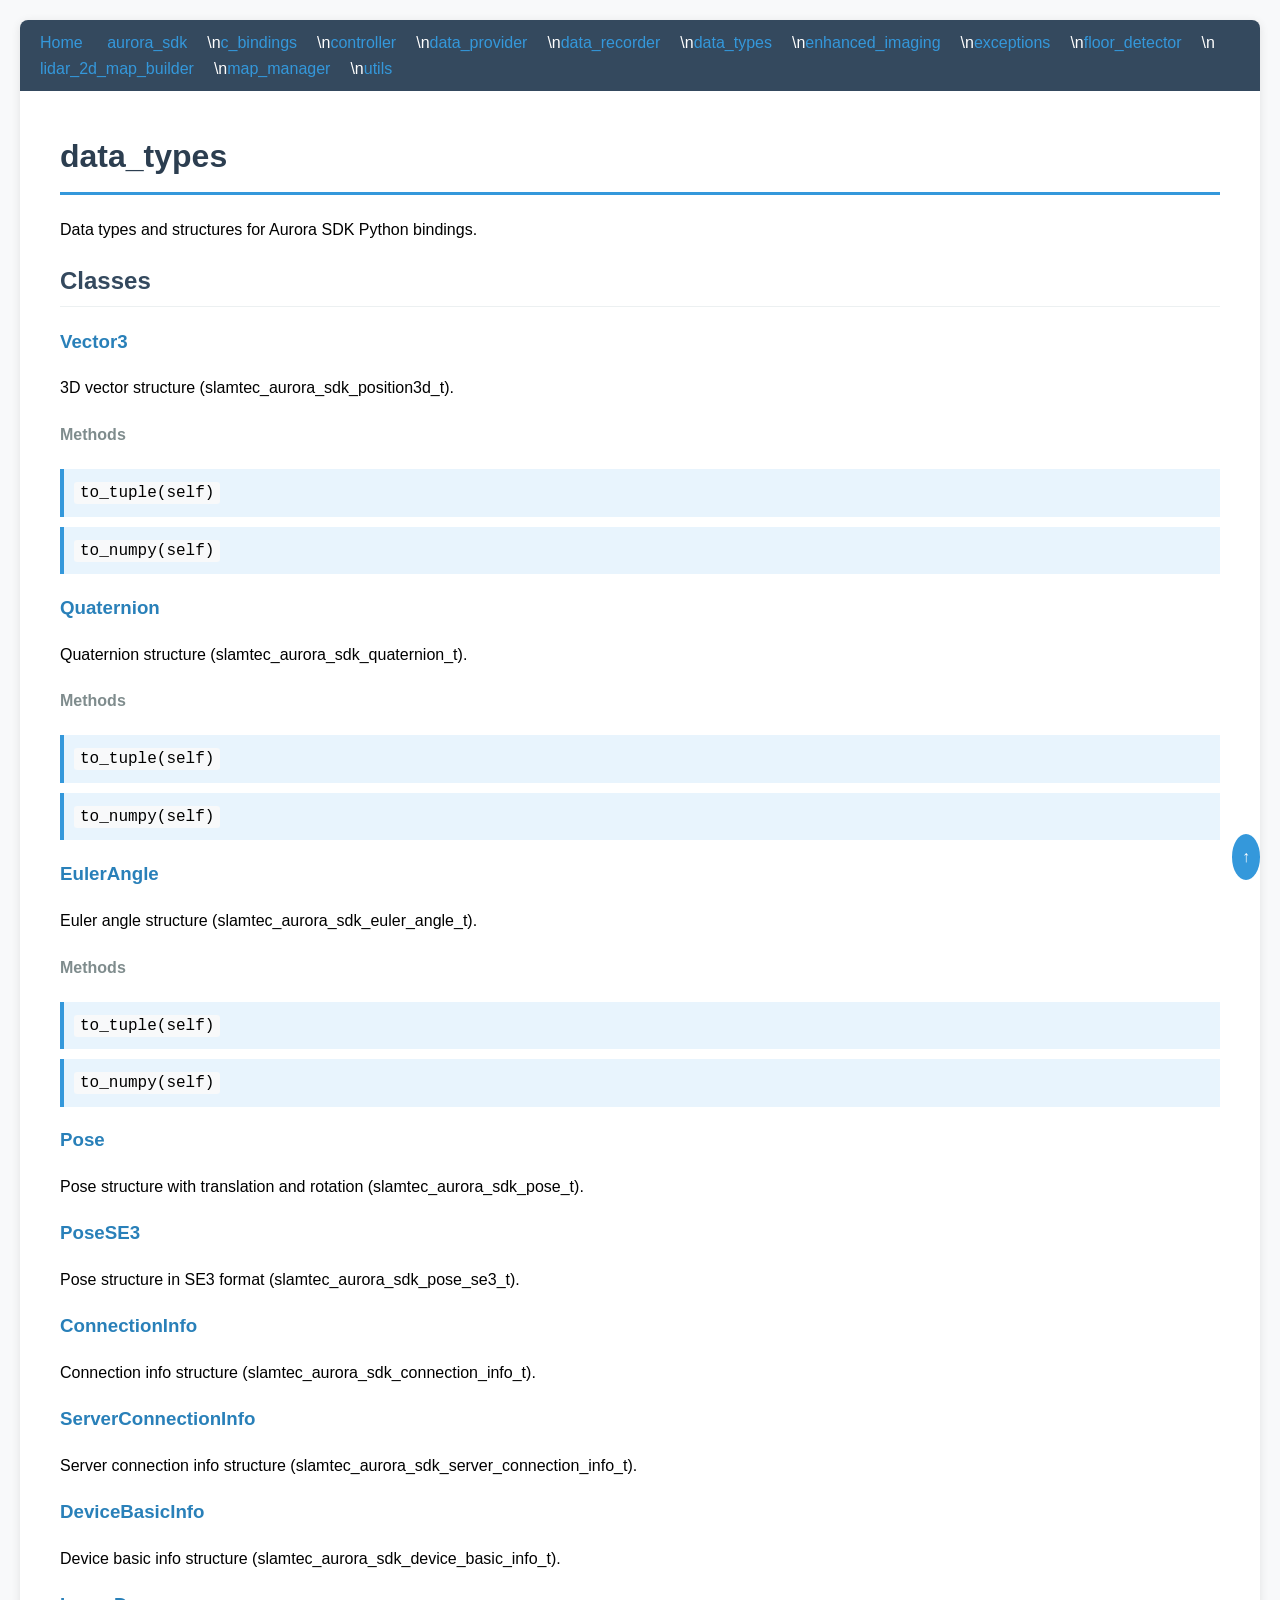
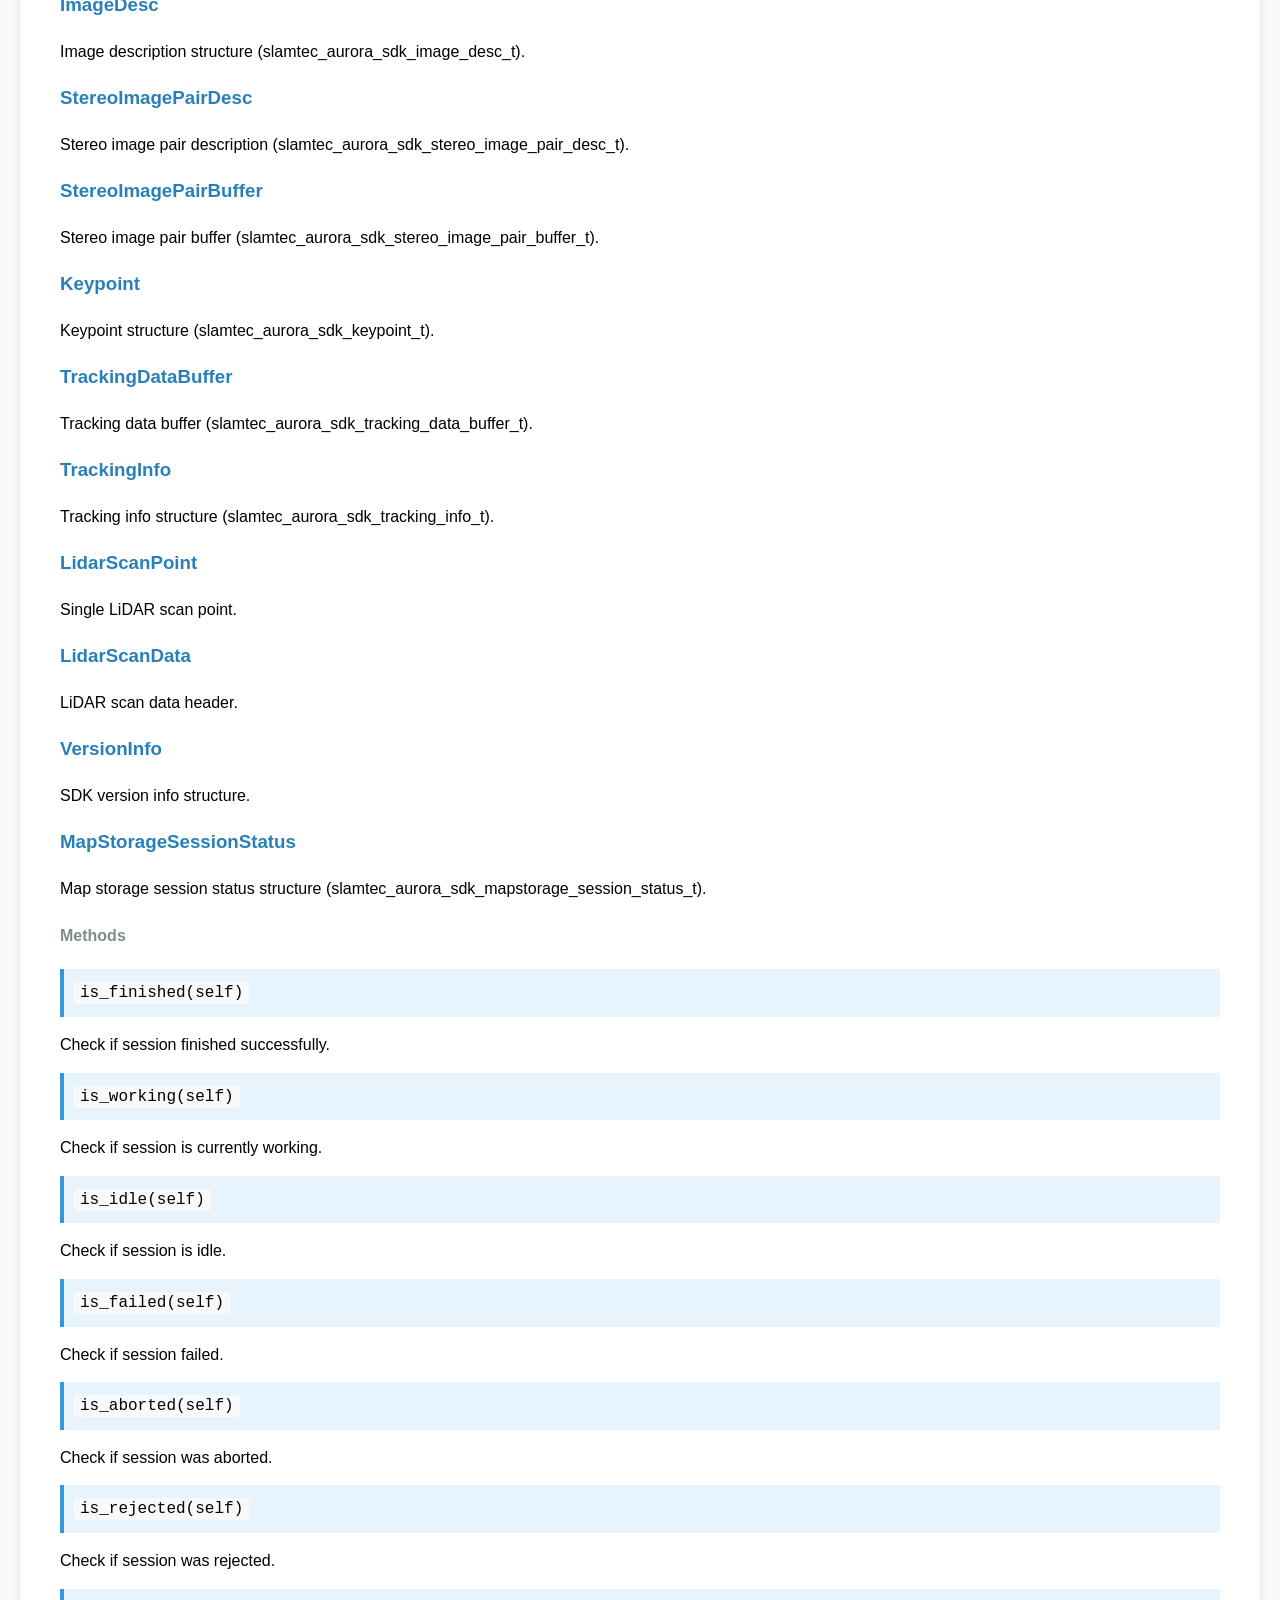
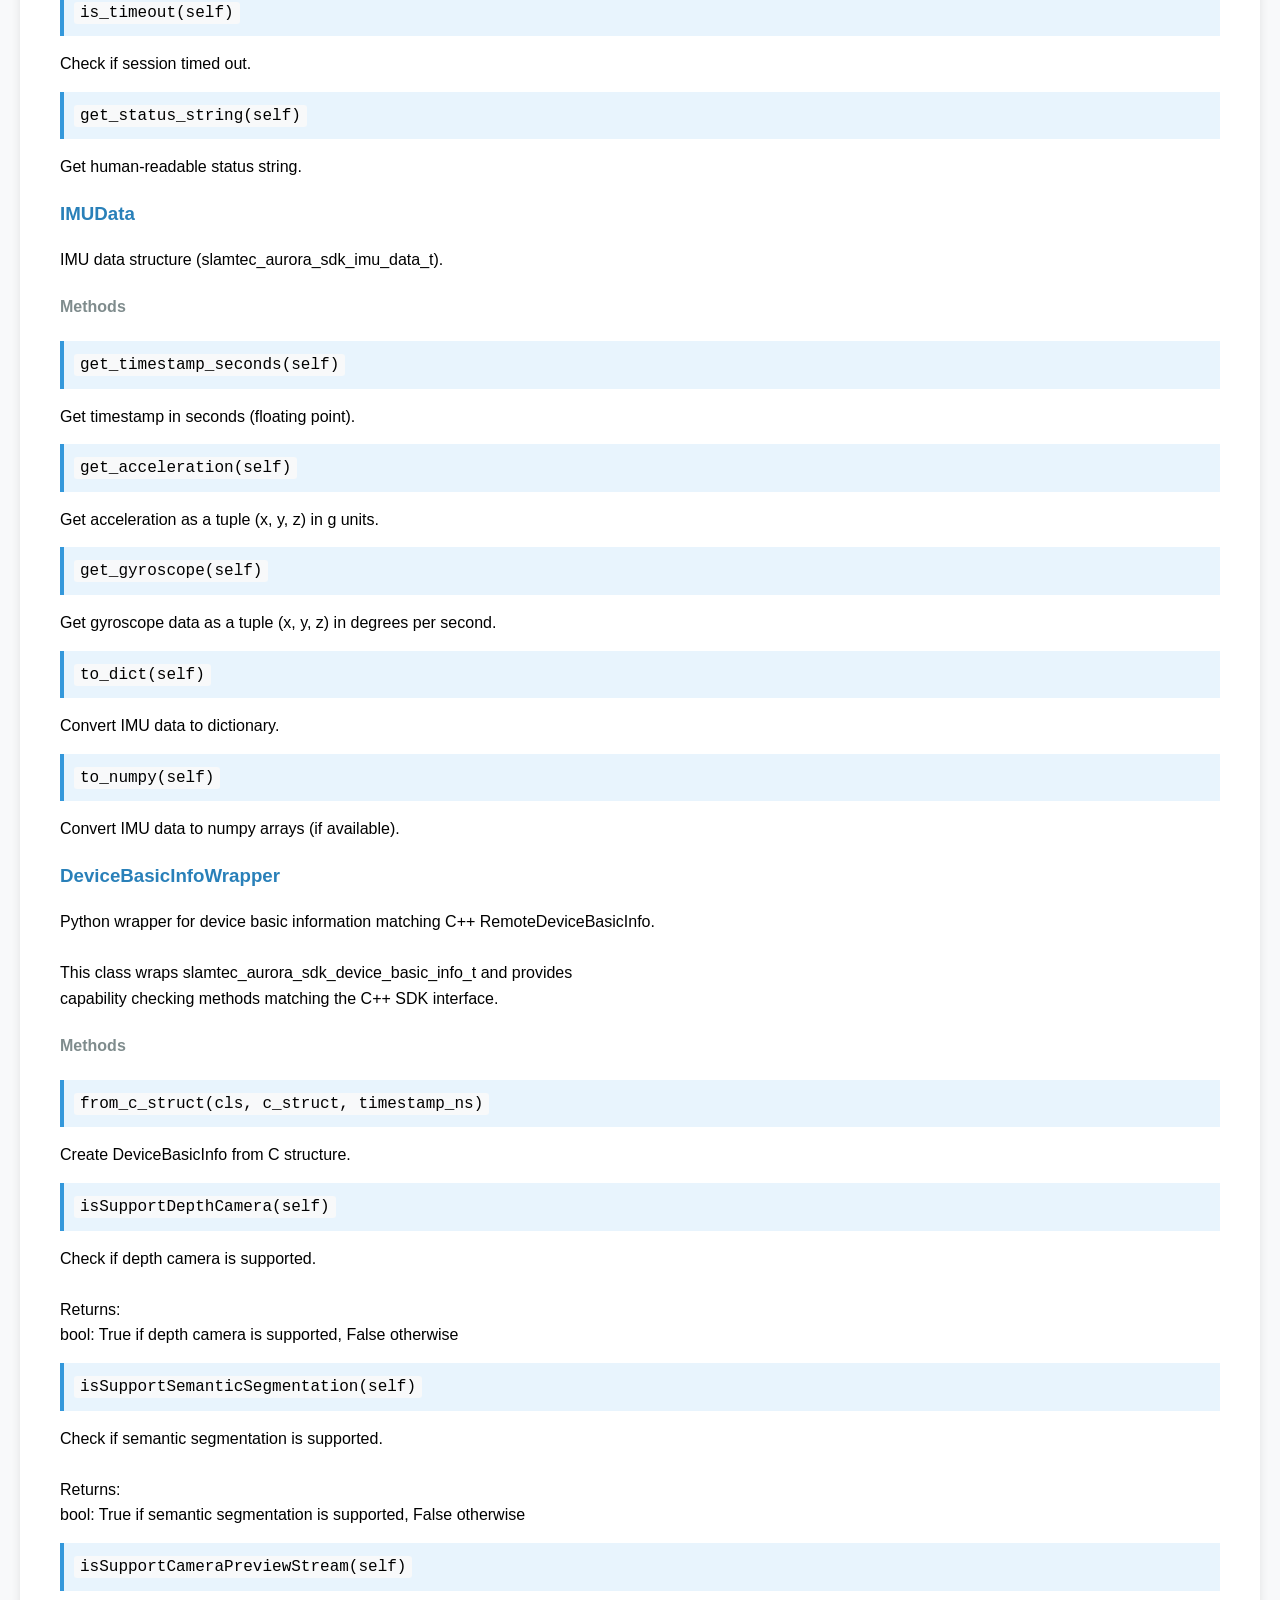
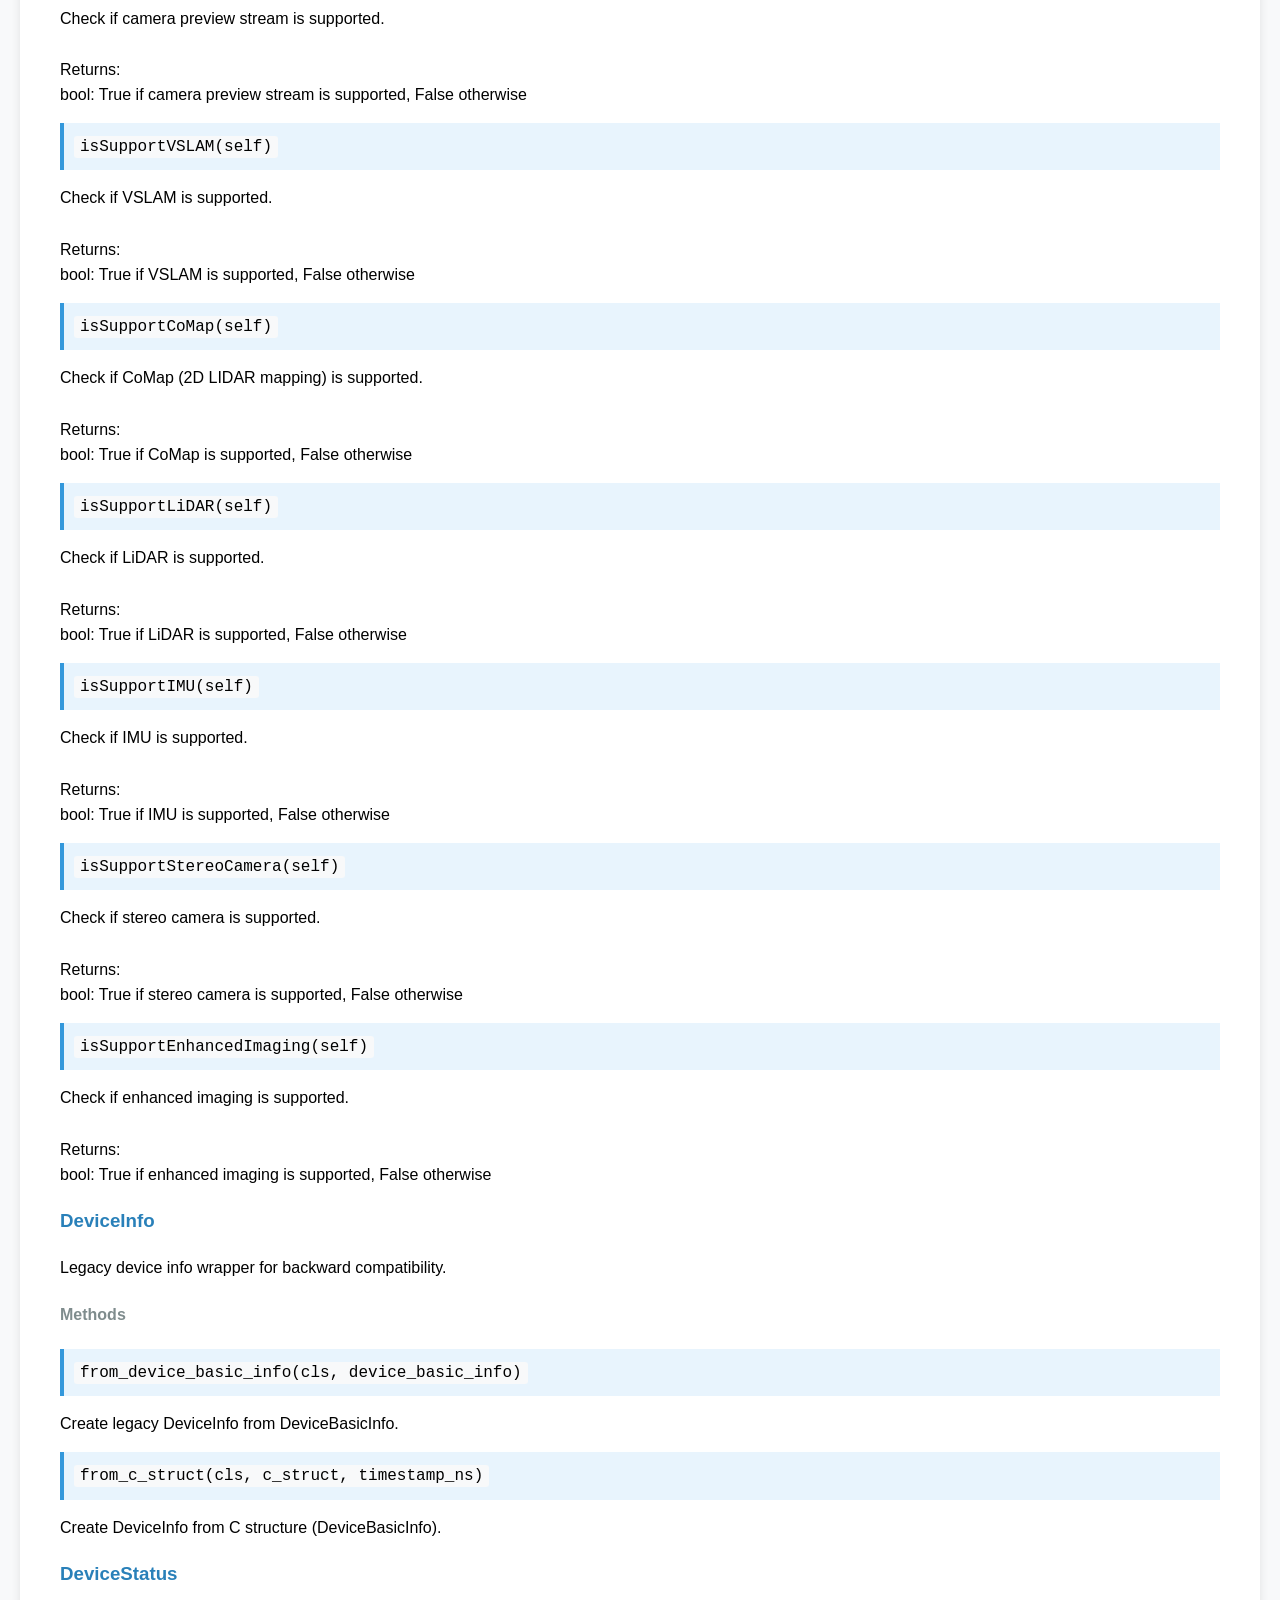
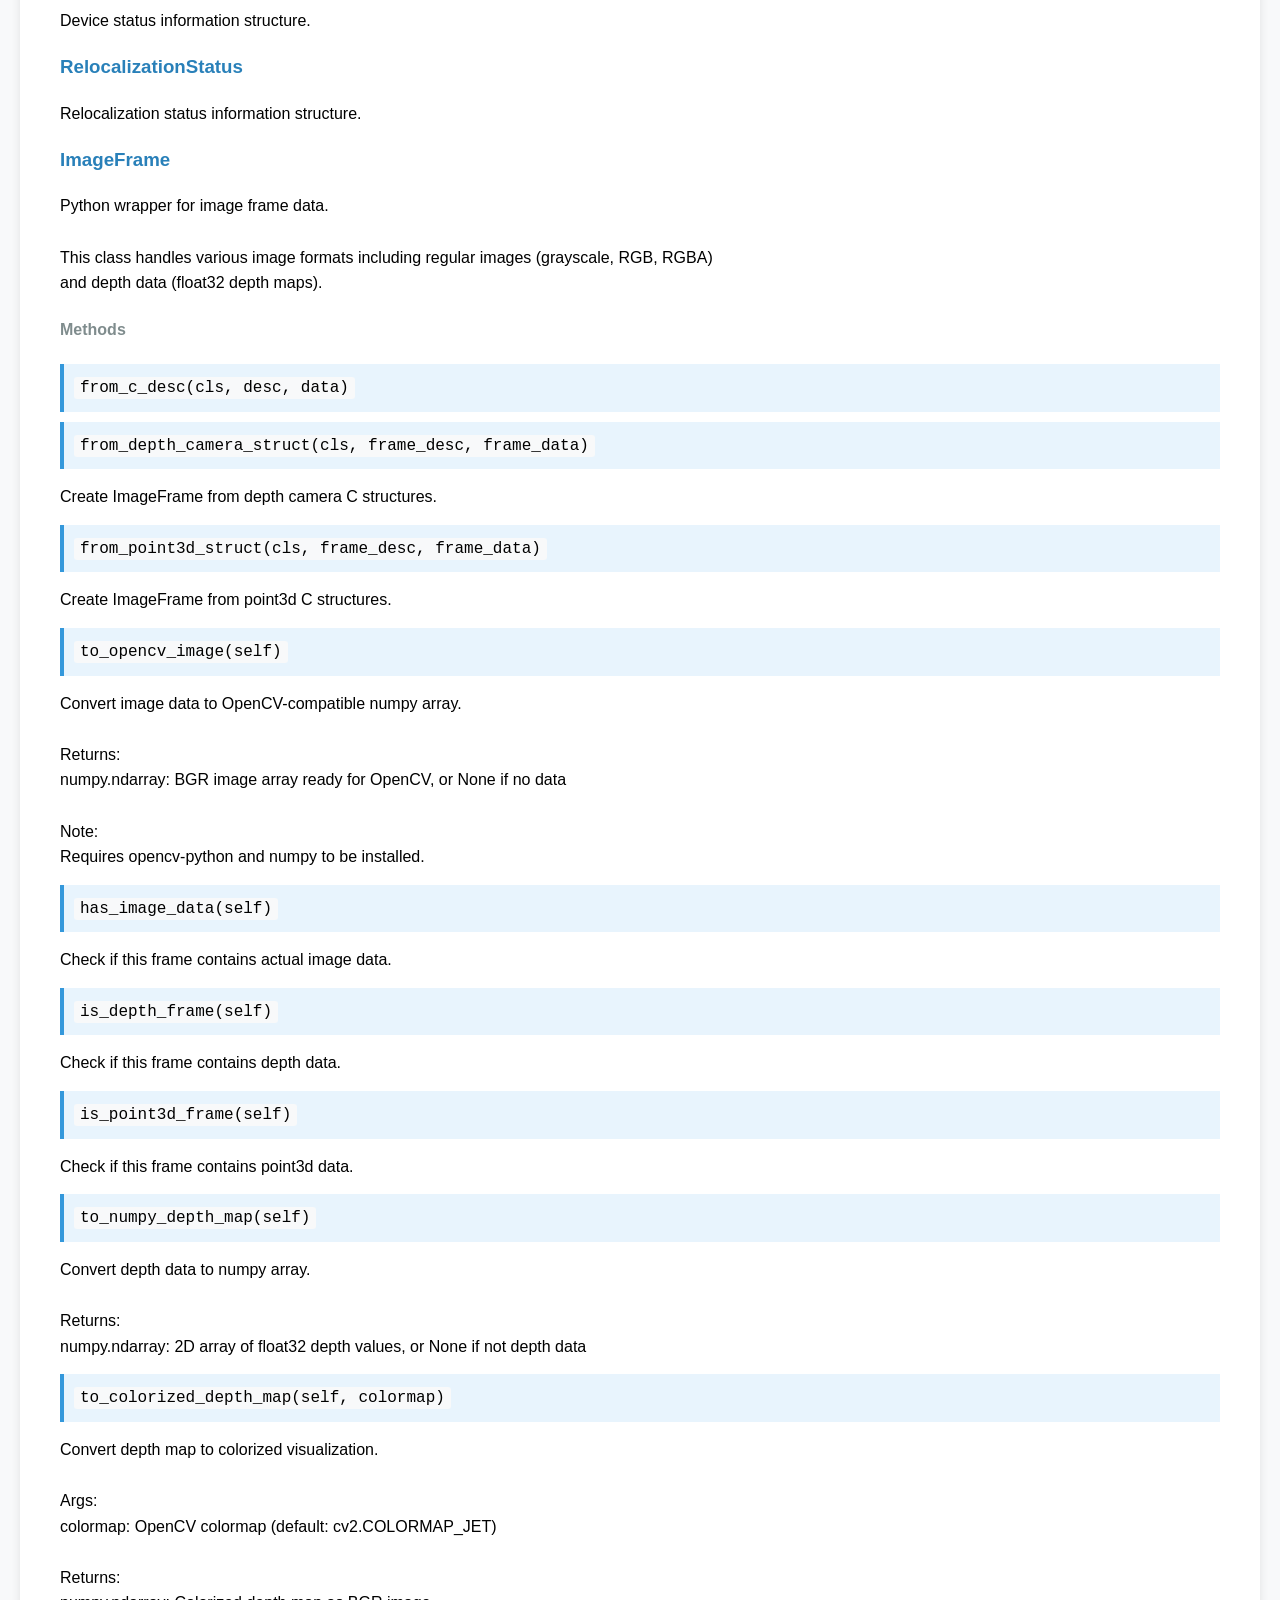
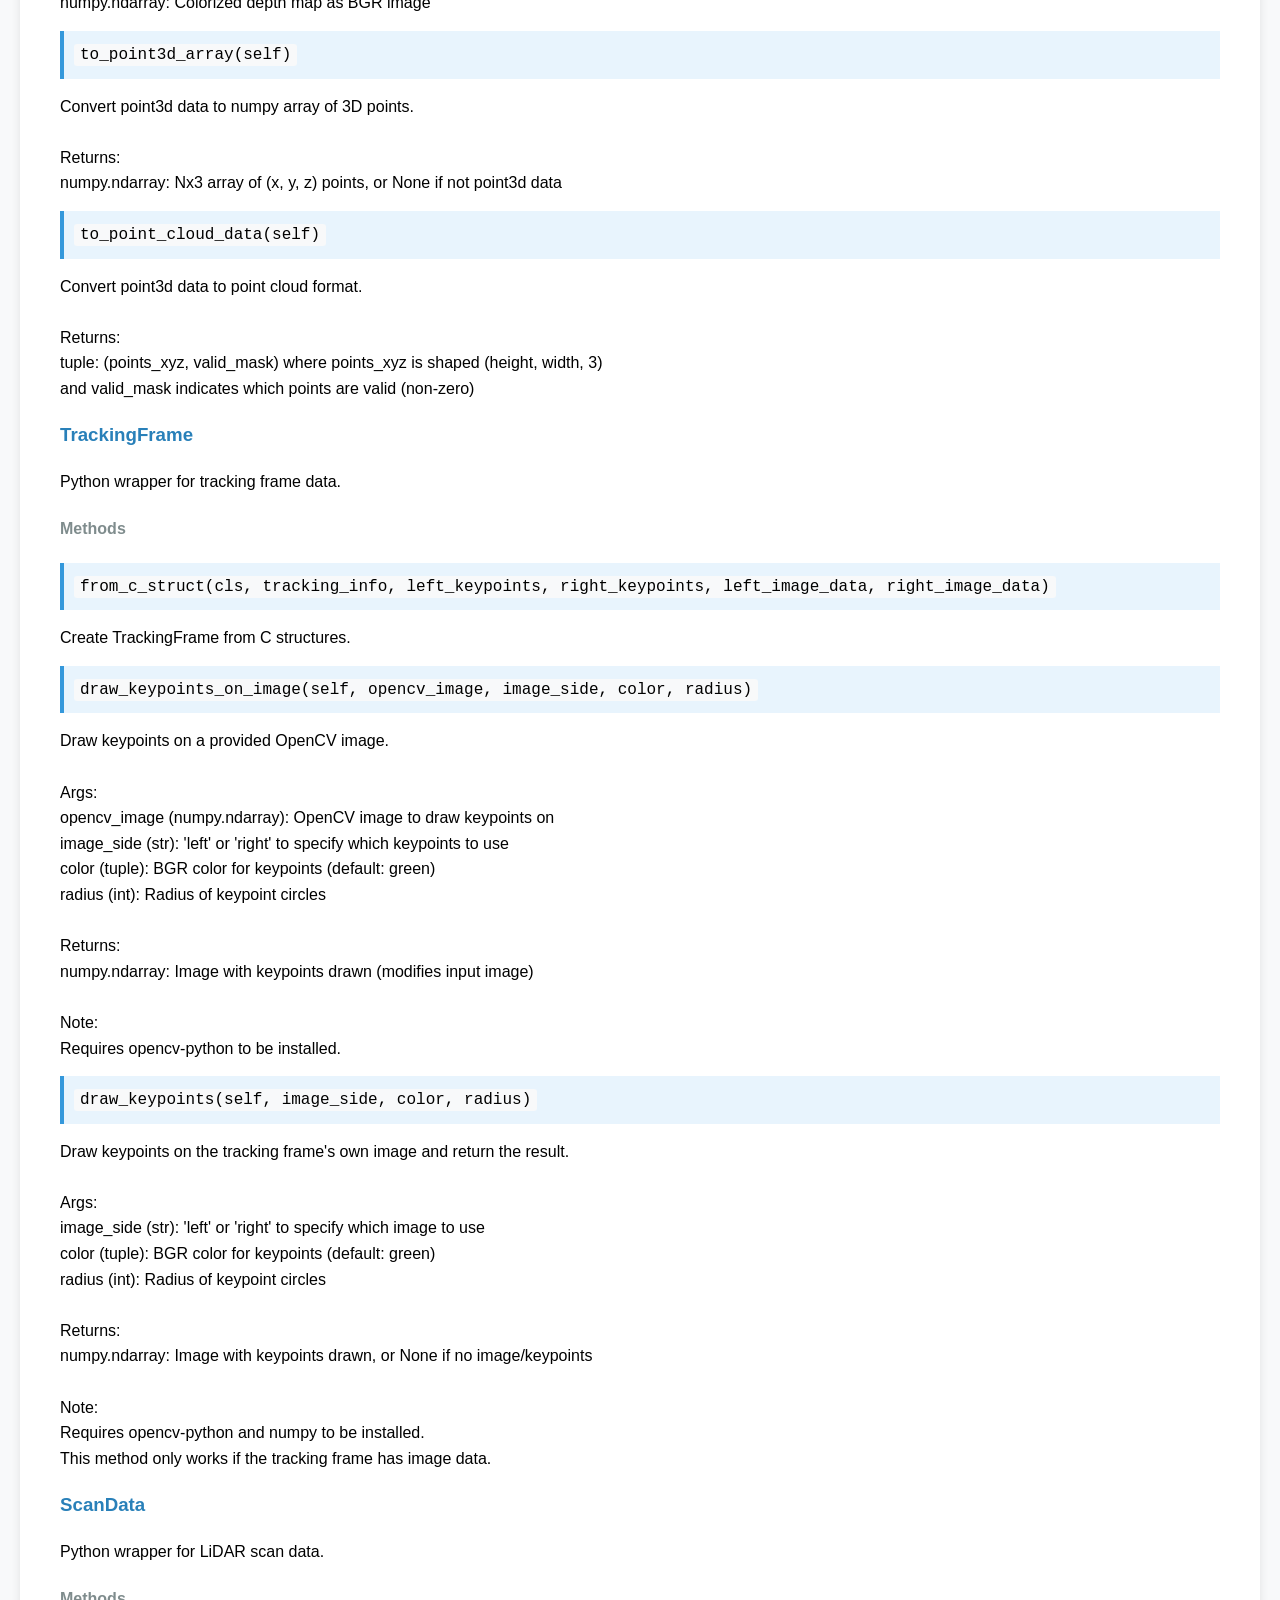
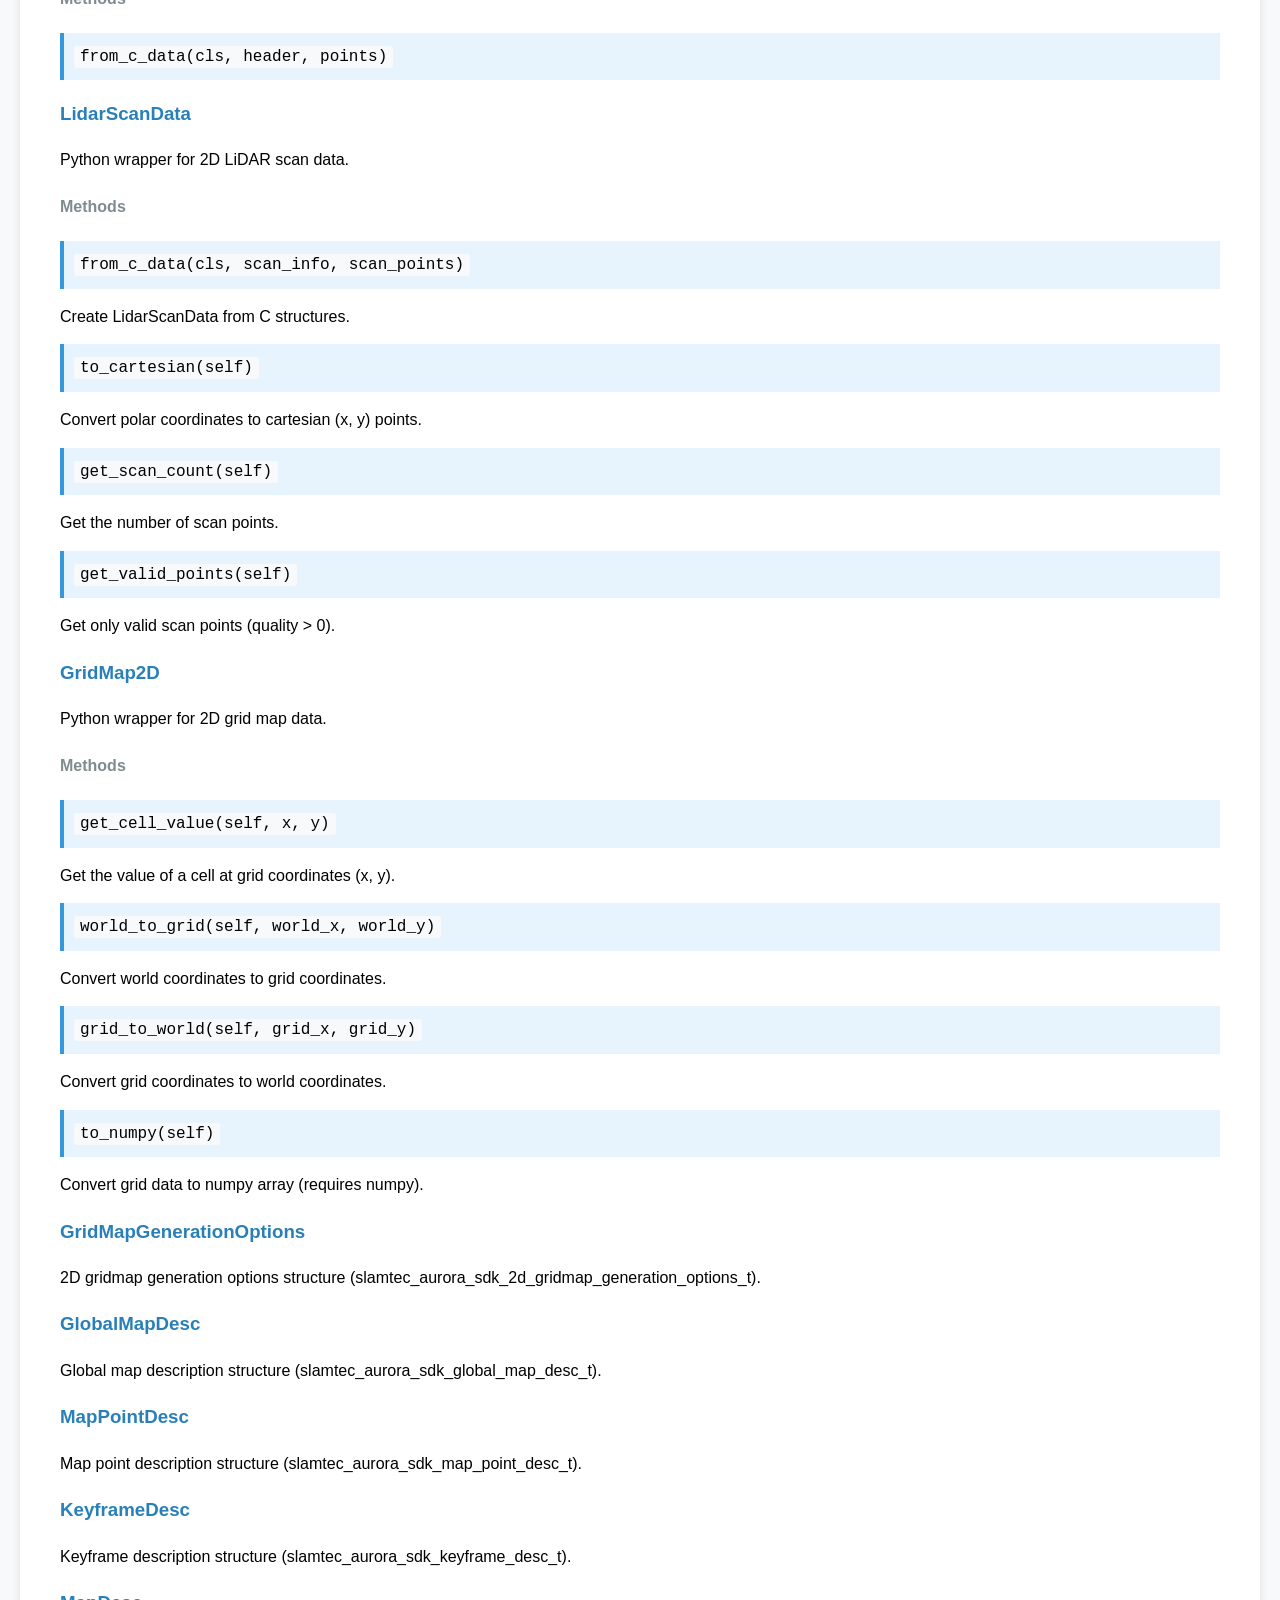
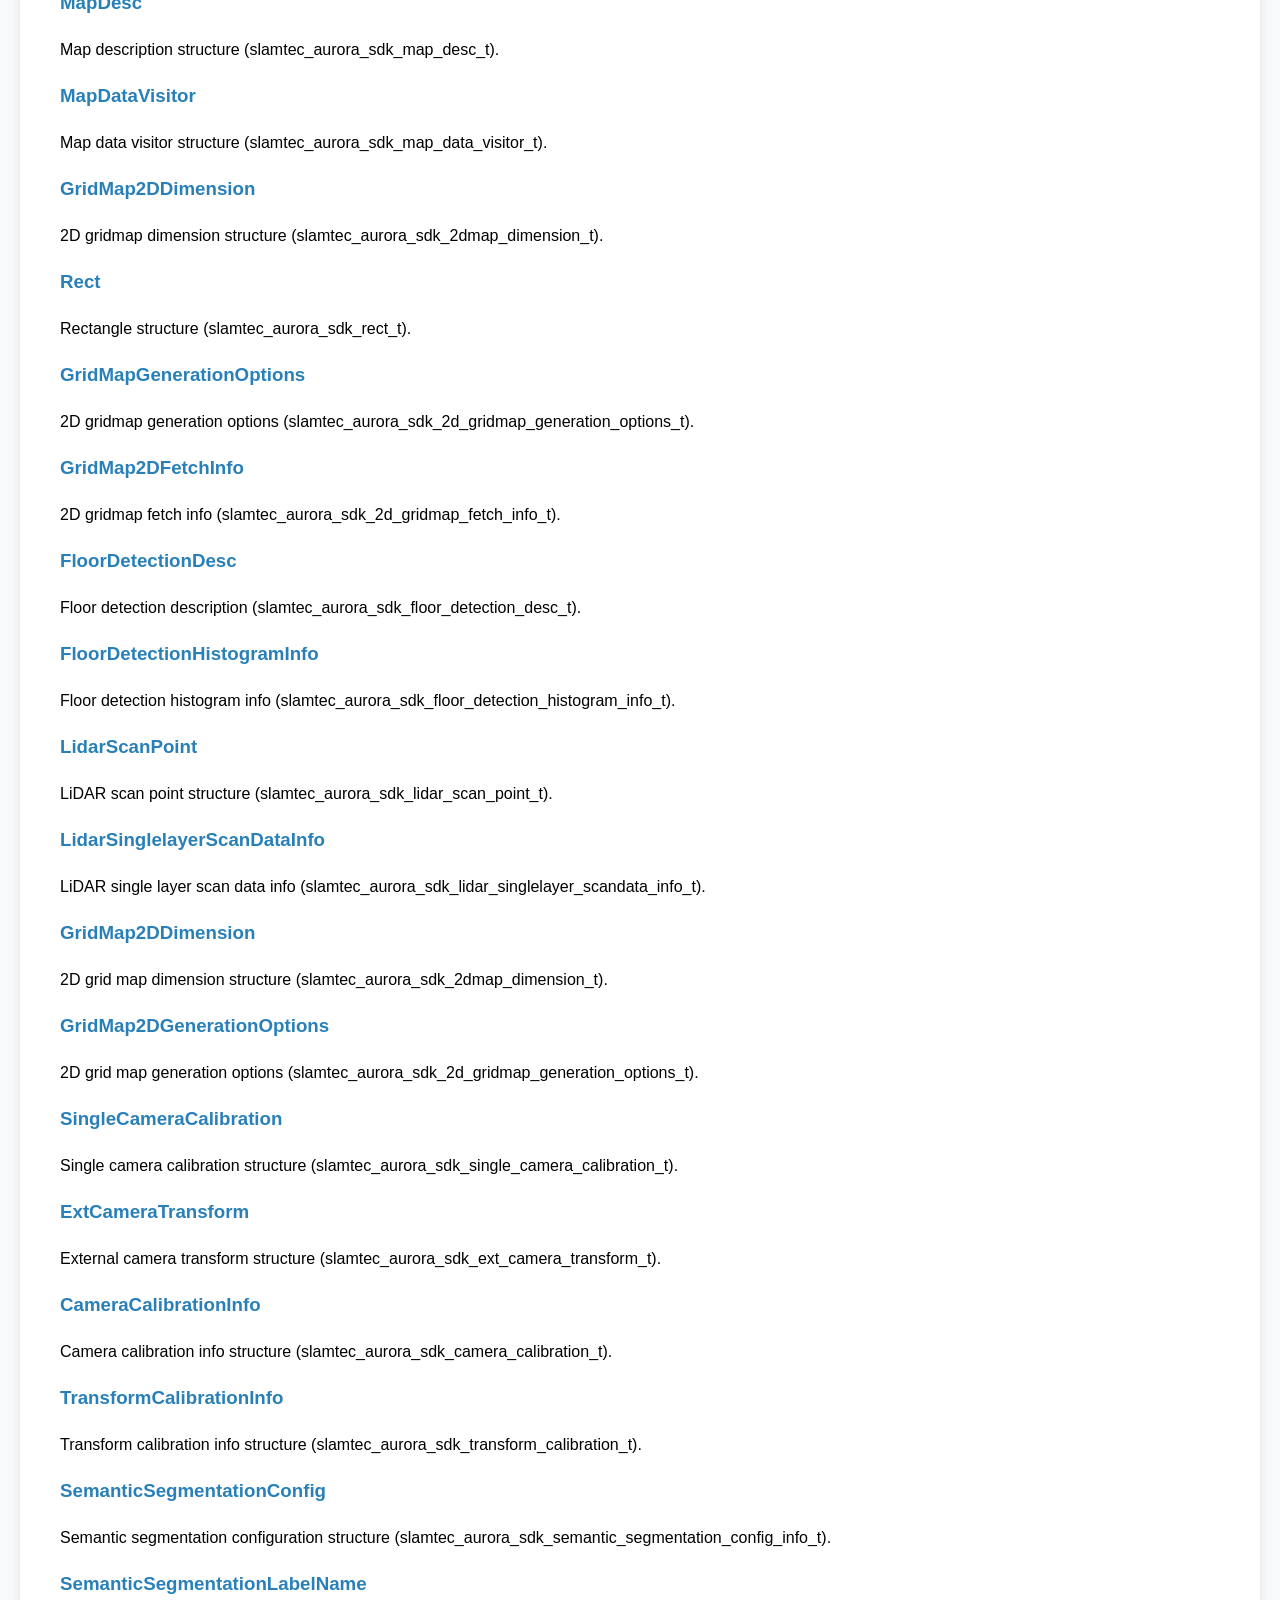
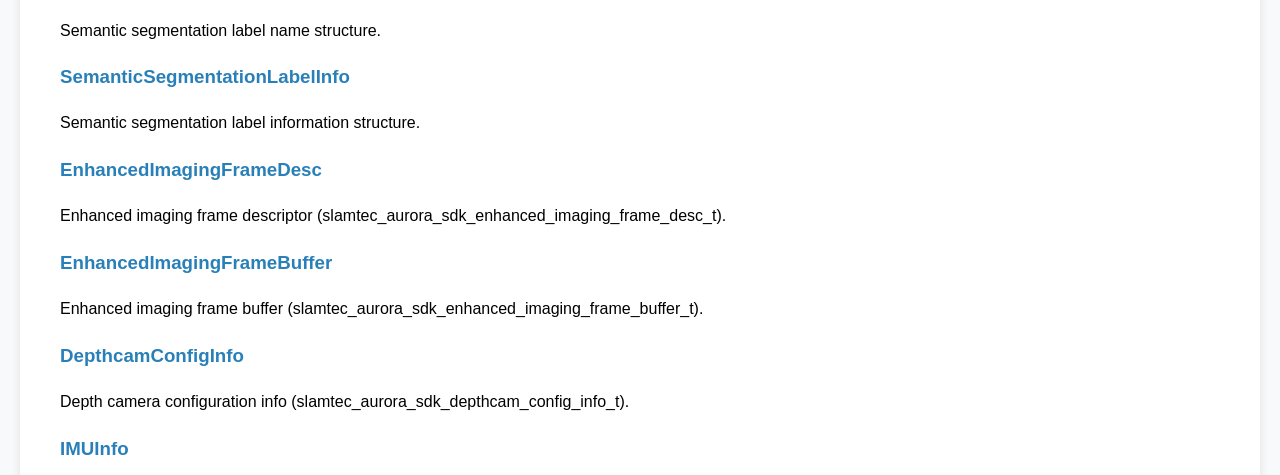
<file: py_aurora_remote-main/docs/data_types.html>
<!DOCTYPE html>
<html lang="en">
<head>
    <meta charset="UTF-8">
    <meta name="viewport" content="width=device-width, initial-scale=1.0">
    <title>data_types - Aurora Python SDK</title>
    <style>
        body { font-family: -apple-system, BlinkMacSystemFont, 'Segoe UI', sans-serif; line-height: 1.6; margin: 0; padding: 20px; background: #f8f9fa; }
        .container { max-width: 1200px; margin: 0 auto; background: white; padding: 40px; border-radius: 8px; box-shadow: 0 2px 10px rgba(0,0,0,0.1); }
        h1 { color: #2c3e50; border-bottom: 3px solid #3498db; padding-bottom: 10px; }
        h2 { color: #34495e; border-bottom: 1px solid #ecf0f1; padding-bottom: 5px; }
        h3 { color: #2980b9; }
        h4 { color: #7f8c8d; }
        code { background: #f8f9fa; padding: 2px 6px; border-radius: 3px; font-family: 'Monaco', 'Consolas', monospace; }
        pre { background: #2c3e50; color: #ecf0f1; padding: 15px; border-radius: 5px; overflow-x: auto; }
        pre code { background: none; padding: 0; }
        .nav { background: #34495e; color: white; padding: 10px 0; margin: -40px -40px 40px -40px; border-radius: 8px 8px 0 0; }
        .nav ul { list-style: none; padding: 0 20px; margin: 0; }
        .nav li { display: inline-block; margin-right: 20px; }
        .nav a { color: #3498db; text-decoration: none; }
        .nav a:hover { text-decoration: underline; }
        .signature { background: #e8f4fd; padding: 10px; border-left: 4px solid #3498db; margin: 10px 0; }
        .docstring { margin: 15px 0; }
        .back-to-top { position: fixed; bottom: 20px; right: 20px; background: #3498db; color: white; padding: 10px; border-radius: 50%; text-decoration: none; }
    </style>
</head>
<body>
    <div class="container">
        <nav class="nav">
            <ul>
                <li><a href="index.html">Home</a></li>
                <li><a href="aurora_sdk.html">aurora_sdk</a></li>\n<li><a href="c_bindings.html">c_bindings</a></li>\n<li><a href="controller.html">controller</a></li>\n<li><a href="data_provider.html">data_provider</a></li>\n<li><a href="data_recorder.html">data_recorder</a></li>\n<li><a href="data_types.html">data_types</a></li>\n<li><a href="enhanced_imaging.html">enhanced_imaging</a></li>\n<li><a href="exceptions.html">exceptions</a></li>\n<li><a href="floor_detector.html">floor_detector</a></li>\n<li><a href="lidar_2d_map_builder.html">lidar_2d_map_builder</a></li>\n<li><a href="map_manager.html">map_manager</a></li>\n<li><a href="utils.html">utils</a></li>
            </ul>
        </nav>
        <h1>data_types</h1>
<div class='docstring'>Data types and structures for Aurora SDK Python bindings.</div>
<h2>Classes</h2>
<h3>Vector3</h3>
<div class='docstring'>3D vector structure (slamtec_aurora_sdk_position3d_t).</div>
<h4>Methods</h4>
<div class='signature'><code>to_tuple(self)</code></div>
<div class='signature'><code>to_numpy(self)</code></div>
<h3>Quaternion</h3>
<div class='docstring'>Quaternion structure (slamtec_aurora_sdk_quaternion_t).</div>
<h4>Methods</h4>
<div class='signature'><code>to_tuple(self)</code></div>
<div class='signature'><code>to_numpy(self)</code></div>
<h3>EulerAngle</h3>
<div class='docstring'>Euler angle structure (slamtec_aurora_sdk_euler_angle_t).</div>
<h4>Methods</h4>
<div class='signature'><code>to_tuple(self)</code></div>
<div class='signature'><code>to_numpy(self)</code></div>
<h3>Pose</h3>
<div class='docstring'>Pose structure with translation and rotation (slamtec_aurora_sdk_pose_t).</div>
<h3>PoseSE3</h3>
<div class='docstring'>Pose structure in SE3 format (slamtec_aurora_sdk_pose_se3_t).</div>
<h3>ConnectionInfo</h3>
<div class='docstring'>Connection info structure (slamtec_aurora_sdk_connection_info_t).</div>
<h3>ServerConnectionInfo</h3>
<div class='docstring'>Server connection info structure (slamtec_aurora_sdk_server_connection_info_t).</div>
<h3>DeviceBasicInfo</h3>
<div class='docstring'>Device basic info structure (slamtec_aurora_sdk_device_basic_info_t).</div>
<h3>ImageDesc</h3>
<div class='docstring'>Image description structure (slamtec_aurora_sdk_image_desc_t).</div>
<h3>StereoImagePairDesc</h3>
<div class='docstring'>Stereo image pair description (slamtec_aurora_sdk_stereo_image_pair_desc_t).</div>
<h3>StereoImagePairBuffer</h3>
<div class='docstring'>Stereo image pair buffer (slamtec_aurora_sdk_stereo_image_pair_buffer_t).</div>
<h3>Keypoint</h3>
<div class='docstring'>Keypoint structure (slamtec_aurora_sdk_keypoint_t).</div>
<h3>TrackingDataBuffer</h3>
<div class='docstring'>Tracking data buffer (slamtec_aurora_sdk_tracking_data_buffer_t).</div>
<h3>TrackingInfo</h3>
<div class='docstring'>Tracking info structure (slamtec_aurora_sdk_tracking_info_t).</div>
<h3>LidarScanPoint</h3>
<div class='docstring'>Single LiDAR scan point.</div>
<h3>LidarScanData</h3>
<div class='docstring'>LiDAR scan data header.</div>
<h3>VersionInfo</h3>
<div class='docstring'>SDK version info structure.</div>
<h3>MapStorageSessionStatus</h3>
<div class='docstring'>Map storage session status structure (slamtec_aurora_sdk_mapstorage_session_status_t).</div>
<h4>Methods</h4>
<div class='signature'><code>is_finished(self)</code></div>
<div class='docstring'>Check if session finished successfully.</div>
<div class='signature'><code>is_working(self)</code></div>
<div class='docstring'>Check if session is currently working.</div>
<div class='signature'><code>is_idle(self)</code></div>
<div class='docstring'>Check if session is idle.</div>
<div class='signature'><code>is_failed(self)</code></div>
<div class='docstring'>Check if session failed.</div>
<div class='signature'><code>is_aborted(self)</code></div>
<div class='docstring'>Check if session was aborted.</div>
<div class='signature'><code>is_rejected(self)</code></div>
<div class='docstring'>Check if session was rejected.</div>
<div class='signature'><code>is_timeout(self)</code></div>
<div class='docstring'>Check if session timed out.</div>
<div class='signature'><code>get_status_string(self)</code></div>
<div class='docstring'>Get human-readable status string.</div>
<h3>IMUData</h3>
<div class='docstring'>IMU data structure (slamtec_aurora_sdk_imu_data_t).</div>
<h4>Methods</h4>
<div class='signature'><code>get_timestamp_seconds(self)</code></div>
<div class='docstring'>Get timestamp in seconds (floating point).</div>
<div class='signature'><code>get_acceleration(self)</code></div>
<div class='docstring'>Get acceleration as a tuple (x, y, z) in g units.</div>
<div class='signature'><code>get_gyroscope(self)</code></div>
<div class='docstring'>Get gyroscope data as a tuple (x, y, z) in degrees per second.</div>
<div class='signature'><code>to_dict(self)</code></div>
<div class='docstring'>Convert IMU data to dictionary.</div>
<div class='signature'><code>to_numpy(self)</code></div>
<div class='docstring'>Convert IMU data to numpy arrays (if available).</div>
<h3>DeviceBasicInfoWrapper</h3>
<div class='docstring'>Python wrapper for device basic information matching C++ RemoteDeviceBasicInfo.<br><br>This class wraps slamtec_aurora_sdk_device_basic_info_t and provides<br>capability checking methods matching the C++ SDK interface.</div>
<h4>Methods</h4>
<div class='signature'><code>from_c_struct(cls, c_struct, timestamp_ns)</code></div>
<div class='docstring'>Create DeviceBasicInfo from C structure.</div>
<div class='signature'><code>isSupportDepthCamera(self)</code></div>
<div class='docstring'>Check if depth camera is supported.<br><br>Returns:<br>    bool: True if depth camera is supported, False otherwise</div>
<div class='signature'><code>isSupportSemanticSegmentation(self)</code></div>
<div class='docstring'>Check if semantic segmentation is supported.<br><br>Returns:<br>    bool: True if semantic segmentation is supported, False otherwise</div>
<div class='signature'><code>isSupportCameraPreviewStream(self)</code></div>
<div class='docstring'>Check if camera preview stream is supported.<br><br>Returns:<br>    bool: True if camera preview stream is supported, False otherwise</div>
<div class='signature'><code>isSupportVSLAM(self)</code></div>
<div class='docstring'>Check if VSLAM is supported.<br><br>Returns:<br>    bool: True if VSLAM is supported, False otherwise</div>
<div class='signature'><code>isSupportCoMap(self)</code></div>
<div class='docstring'>Check if CoMap (2D LIDAR mapping) is supported.<br><br>Returns:<br>    bool: True if CoMap is supported, False otherwise</div>
<div class='signature'><code>isSupportLiDAR(self)</code></div>
<div class='docstring'>Check if LiDAR is supported.<br><br>Returns:<br>    bool: True if LiDAR is supported, False otherwise</div>
<div class='signature'><code>isSupportIMU(self)</code></div>
<div class='docstring'>Check if IMU is supported.<br><br>Returns:<br>    bool: True if IMU is supported, False otherwise</div>
<div class='signature'><code>isSupportStereoCamera(self)</code></div>
<div class='docstring'>Check if stereo camera is supported.<br><br>Returns:<br>    bool: True if stereo camera is supported, False otherwise</div>
<div class='signature'><code>isSupportEnhancedImaging(self)</code></div>
<div class='docstring'>Check if enhanced imaging is supported.<br><br>Returns:<br>    bool: True if enhanced imaging is supported, False otherwise</div>
<h3>DeviceInfo</h3>
<div class='docstring'>Legacy device info wrapper for backward compatibility.</div>
<h4>Methods</h4>
<div class='signature'><code>from_device_basic_info(cls, device_basic_info)</code></div>
<div class='docstring'>Create legacy DeviceInfo from DeviceBasicInfo.</div>
<div class='signature'><code>from_c_struct(cls, c_struct, timestamp_ns)</code></div>
<div class='docstring'>Create DeviceInfo from C structure (DeviceBasicInfo).</div>
<h3>DeviceStatus</h3>
<div class='docstring'>Device status information structure.</div>
<h3>RelocalizationStatus</h3>
<div class='docstring'>Relocalization status information structure.</div>
<h3>ImageFrame</h3>
<div class='docstring'>Python wrapper for image frame data.<br><br>This class handles various image formats including regular images (grayscale, RGB, RGBA)<br>and depth data (float32 depth maps).</div>
<h4>Methods</h4>
<div class='signature'><code>from_c_desc(cls, desc, data)</code></div>
<div class='signature'><code>from_depth_camera_struct(cls, frame_desc, frame_data)</code></div>
<div class='docstring'>Create ImageFrame from depth camera C structures.</div>
<div class='signature'><code>from_point3d_struct(cls, frame_desc, frame_data)</code></div>
<div class='docstring'>Create ImageFrame from point3d C structures.</div>
<div class='signature'><code>to_opencv_image(self)</code></div>
<div class='docstring'>Convert image data to OpenCV-compatible numpy array.<br><br>Returns:<br>    numpy.ndarray: BGR image array ready for OpenCV, or None if no data<br>    <br>Note:<br>    Requires opencv-python and numpy to be installed.</div>
<div class='signature'><code>has_image_data(self)</code></div>
<div class='docstring'>Check if this frame contains actual image data.</div>
<div class='signature'><code>is_depth_frame(self)</code></div>
<div class='docstring'>Check if this frame contains depth data.</div>
<div class='signature'><code>is_point3d_frame(self)</code></div>
<div class='docstring'>Check if this frame contains point3d data.</div>
<div class='signature'><code>to_numpy_depth_map(self)</code></div>
<div class='docstring'>Convert depth data to numpy array.<br><br>Returns:<br>    numpy.ndarray: 2D array of float32 depth values, or None if not depth data</div>
<div class='signature'><code>to_colorized_depth_map(self, colormap)</code></div>
<div class='docstring'>Convert depth map to colorized visualization.<br><br>Args:<br>    colormap: OpenCV colormap (default: cv2.COLORMAP_JET)<br>    <br>Returns:<br>    numpy.ndarray: Colorized depth map as BGR image</div>
<div class='signature'><code>to_point3d_array(self)</code></div>
<div class='docstring'>Convert point3d data to numpy array of 3D points.<br><br>Returns:<br>    numpy.ndarray: Nx3 array of (x, y, z) points, or None if not point3d data</div>
<div class='signature'><code>to_point_cloud_data(self)</code></div>
<div class='docstring'>Convert point3d data to point cloud format.<br><br>Returns:<br>    tuple: (points_xyz, valid_mask) where points_xyz is shaped (height, width, 3)<br>           and valid_mask indicates which points are valid (non-zero)</div>
<h3>TrackingFrame</h3>
<div class='docstring'>Python wrapper for tracking frame data.</div>
<h4>Methods</h4>
<div class='signature'><code>from_c_struct(cls, tracking_info, left_keypoints, right_keypoints, left_image_data, right_image_data)</code></div>
<div class='docstring'>Create TrackingFrame from C structures.</div>
<div class='signature'><code>draw_keypoints_on_image(self, opencv_image, image_side, color, radius)</code></div>
<div class='docstring'>Draw keypoints on a provided OpenCV image.<br><br>Args:<br>    opencv_image (numpy.ndarray): OpenCV image to draw keypoints on<br>    image_side (str): 'left' or 'right' to specify which keypoints to use<br>    color (tuple): BGR color for keypoints (default: green)<br>    radius (int): Radius of keypoint circles<br>    <br>Returns:<br>    numpy.ndarray: Image with keypoints drawn (modifies input image)<br>    <br>Note:<br>    Requires opencv-python to be installed.</div>
<div class='signature'><code>draw_keypoints(self, image_side, color, radius)</code></div>
<div class='docstring'>Draw keypoints on the tracking frame's own image and return the result.<br><br>Args:<br>    image_side (str): 'left' or 'right' to specify which image to use<br>    color (tuple): BGR color for keypoints (default: green)<br>    radius (int): Radius of keypoint circles<br>    <br>Returns:<br>    numpy.ndarray: Image with keypoints drawn, or None if no image/keypoints<br>    <br>Note:<br>    Requires opencv-python and numpy to be installed.<br>    This method only works if the tracking frame has image data.</div>
<h3>ScanData</h3>
<div class='docstring'>Python wrapper for LiDAR scan data.</div>
<h4>Methods</h4>
<div class='signature'><code>from_c_data(cls, header, points)</code></div>
<h3>LidarScanData</h3>
<div class='docstring'>Python wrapper for 2D LiDAR scan data.</div>
<h4>Methods</h4>
<div class='signature'><code>from_c_data(cls, scan_info, scan_points)</code></div>
<div class='docstring'>Create LidarScanData from C structures.</div>
<div class='signature'><code>to_cartesian(self)</code></div>
<div class='docstring'>Convert polar coordinates to cartesian (x, y) points.</div>
<div class='signature'><code>get_scan_count(self)</code></div>
<div class='docstring'>Get the number of scan points.</div>
<div class='signature'><code>get_valid_points(self)</code></div>
<div class='docstring'>Get only valid scan points (quality > 0).</div>
<h3>GridMap2D</h3>
<div class='docstring'>Python wrapper for 2D grid map data.</div>
<h4>Methods</h4>
<div class='signature'><code>get_cell_value(self, x, y)</code></div>
<div class='docstring'>Get the value of a cell at grid coordinates (x, y).</div>
<div class='signature'><code>world_to_grid(self, world_x, world_y)</code></div>
<div class='docstring'>Convert world coordinates to grid coordinates.</div>
<div class='signature'><code>grid_to_world(self, grid_x, grid_y)</code></div>
<div class='docstring'>Convert grid coordinates to world coordinates.</div>
<div class='signature'><code>to_numpy(self)</code></div>
<div class='docstring'>Convert grid data to numpy array (requires numpy).</div>
<h3>GridMapGenerationOptions</h3>
<div class='docstring'>2D gridmap generation options structure (slamtec_aurora_sdk_2d_gridmap_generation_options_t).</div>
<h3>GlobalMapDesc</h3>
<div class='docstring'>Global map description structure (slamtec_aurora_sdk_global_map_desc_t).</div>
<h3>MapPointDesc</h3>
<div class='docstring'>Map point description structure (slamtec_aurora_sdk_map_point_desc_t).</div>
<h3>KeyframeDesc</h3>
<div class='docstring'>Keyframe description structure (slamtec_aurora_sdk_keyframe_desc_t).</div>
<h3>MapDesc</h3>
<div class='docstring'>Map description structure (slamtec_aurora_sdk_map_desc_t).</div>
<h3>MapDataVisitor</h3>
<div class='docstring'>Map data visitor structure (slamtec_aurora_sdk_map_data_visitor_t).</div>
<h3>GridMap2DDimension</h3>
<div class='docstring'>2D gridmap dimension structure (slamtec_aurora_sdk_2dmap_dimension_t).</div>
<h3>Rect</h3>
<div class='docstring'>Rectangle structure (slamtec_aurora_sdk_rect_t).</div>
<h3>GridMapGenerationOptions</h3>
<div class='docstring'>2D gridmap generation options (slamtec_aurora_sdk_2d_gridmap_generation_options_t).</div>
<h3>GridMap2DFetchInfo</h3>
<div class='docstring'>2D gridmap fetch info (slamtec_aurora_sdk_2d_gridmap_fetch_info_t).</div>
<h3>FloorDetectionDesc</h3>
<div class='docstring'>Floor detection description (slamtec_aurora_sdk_floor_detection_desc_t).</div>
<h3>FloorDetectionHistogramInfo</h3>
<div class='docstring'>Floor detection histogram info (slamtec_aurora_sdk_floor_detection_histogram_info_t).</div>
<h3>LidarScanPoint</h3>
<div class='docstring'>LiDAR scan point structure (slamtec_aurora_sdk_lidar_scan_point_t).</div>
<h3>LidarSinglelayerScanDataInfo</h3>
<div class='docstring'>LiDAR single layer scan data info (slamtec_aurora_sdk_lidar_singlelayer_scandata_info_t).</div>
<h3>GridMap2DDimension</h3>
<div class='docstring'>2D grid map dimension structure (slamtec_aurora_sdk_2dmap_dimension_t).</div>
<h3>GridMap2DGenerationOptions</h3>
<div class='docstring'>2D grid map generation options (slamtec_aurora_sdk_2d_gridmap_generation_options_t).</div>
<h3>SingleCameraCalibration</h3>
<div class='docstring'>Single camera calibration structure (slamtec_aurora_sdk_single_camera_calibration_t).</div>
<h3>ExtCameraTransform</h3>
<div class='docstring'>External camera transform structure (slamtec_aurora_sdk_ext_camera_transform_t).</div>
<h3>CameraCalibrationInfo</h3>
<div class='docstring'>Camera calibration info structure (slamtec_aurora_sdk_camera_calibration_t).</div>
<h3>TransformCalibrationInfo</h3>
<div class='docstring'>Transform calibration info structure (slamtec_aurora_sdk_transform_calibration_t).</div>
<h3>SemanticSegmentationConfig</h3>
<div class='docstring'>Semantic segmentation configuration structure (slamtec_aurora_sdk_semantic_segmentation_config_info_t).</div>
<h3>SemanticSegmentationLabelName</h3>
<div class='docstring'>Semantic segmentation label name structure.</div>
<h3>SemanticSegmentationLabelInfo</h3>
<div class='docstring'>Semantic segmentation label information structure.</div>
<h3>EnhancedImagingFrameDesc</h3>
<div class='docstring'>Enhanced imaging frame descriptor (slamtec_aurora_sdk_enhanced_imaging_frame_desc_t).</div>
<h3>EnhancedImagingFrameBuffer</h3>
<div class='docstring'>Enhanced imaging frame buffer (slamtec_aurora_sdk_enhanced_imaging_frame_buffer_t).</div>
<h3>DepthcamConfigInfo</h3>
<div class='docstring'>Depth camera configuration info (slamtec_aurora_sdk_depthcam_config_info_t).</div>
<h3>IMUInfo</h3>
<div class='docstring'>IMU information structure (slamtec_aurora_sdk_imu_info_t).</div>
        <a href="#" class="back-to-top">↑</a>
    </div>
</body>
</html>
</file>
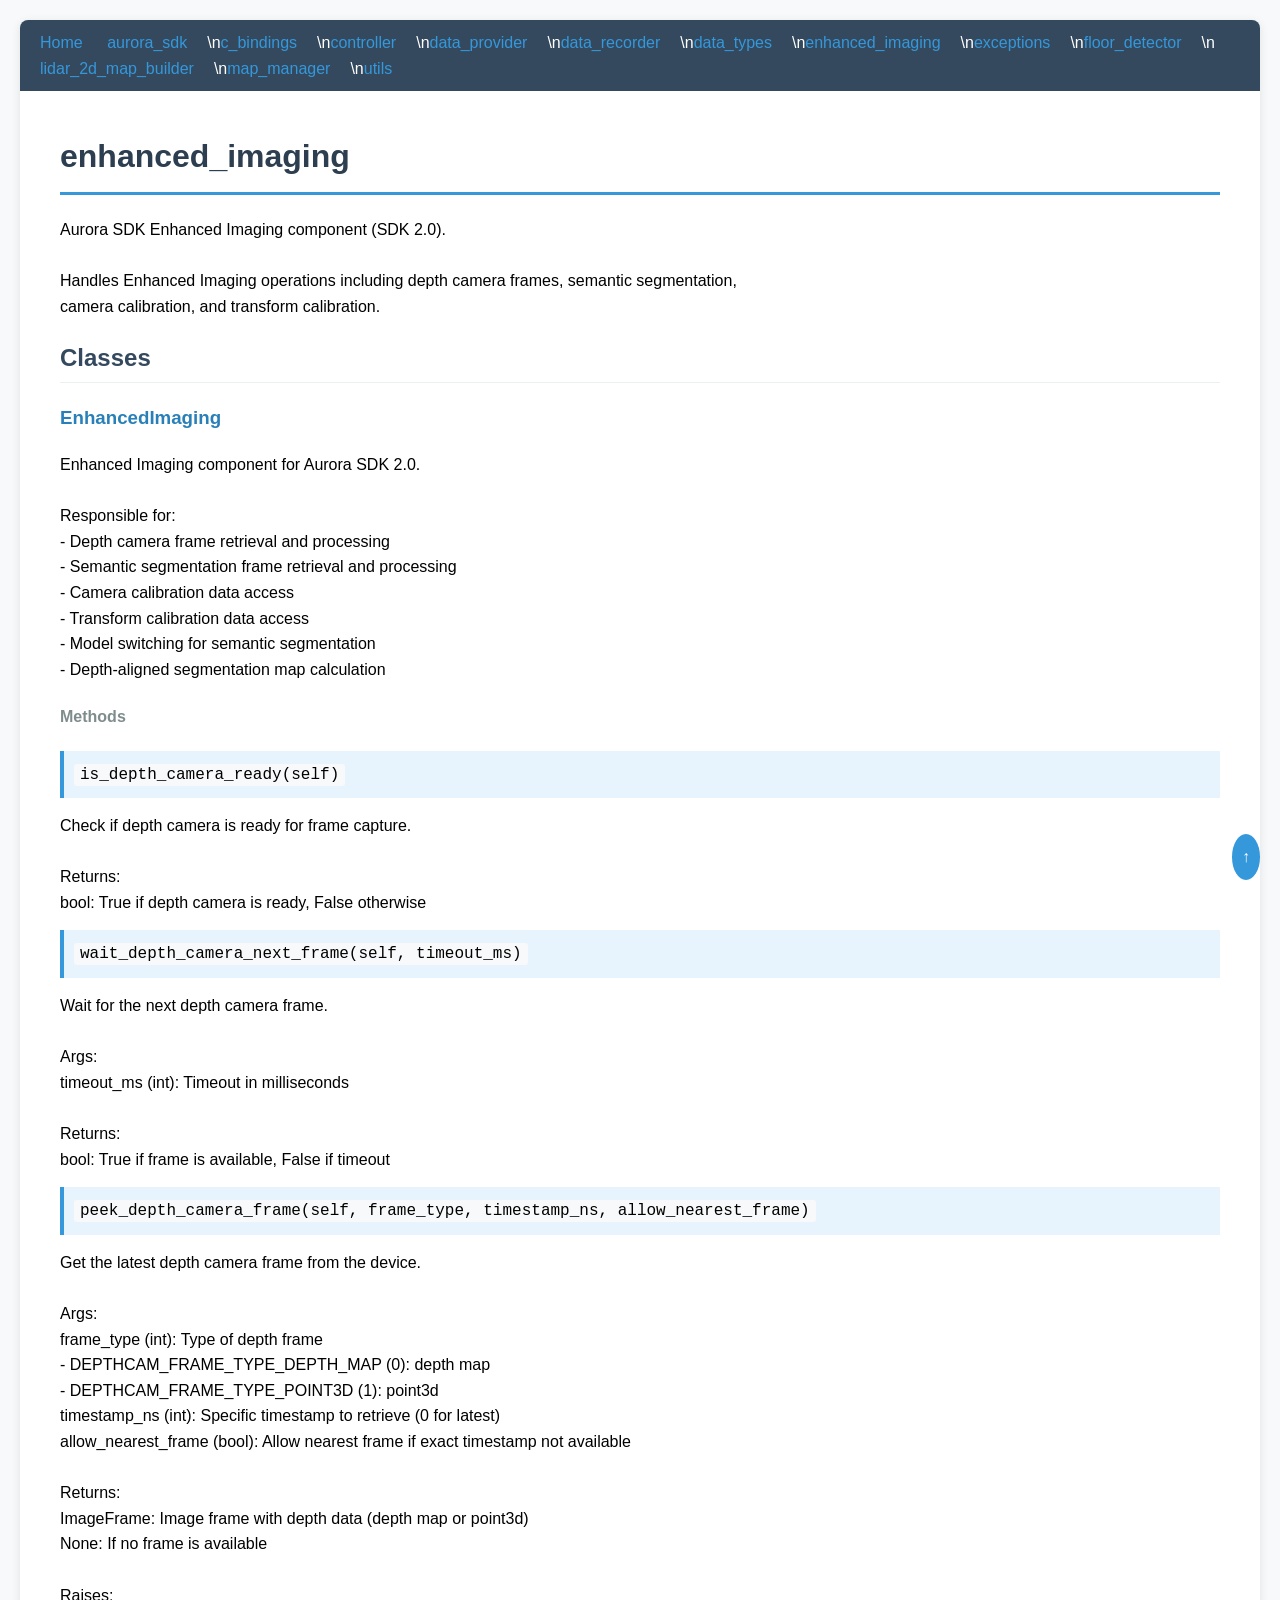
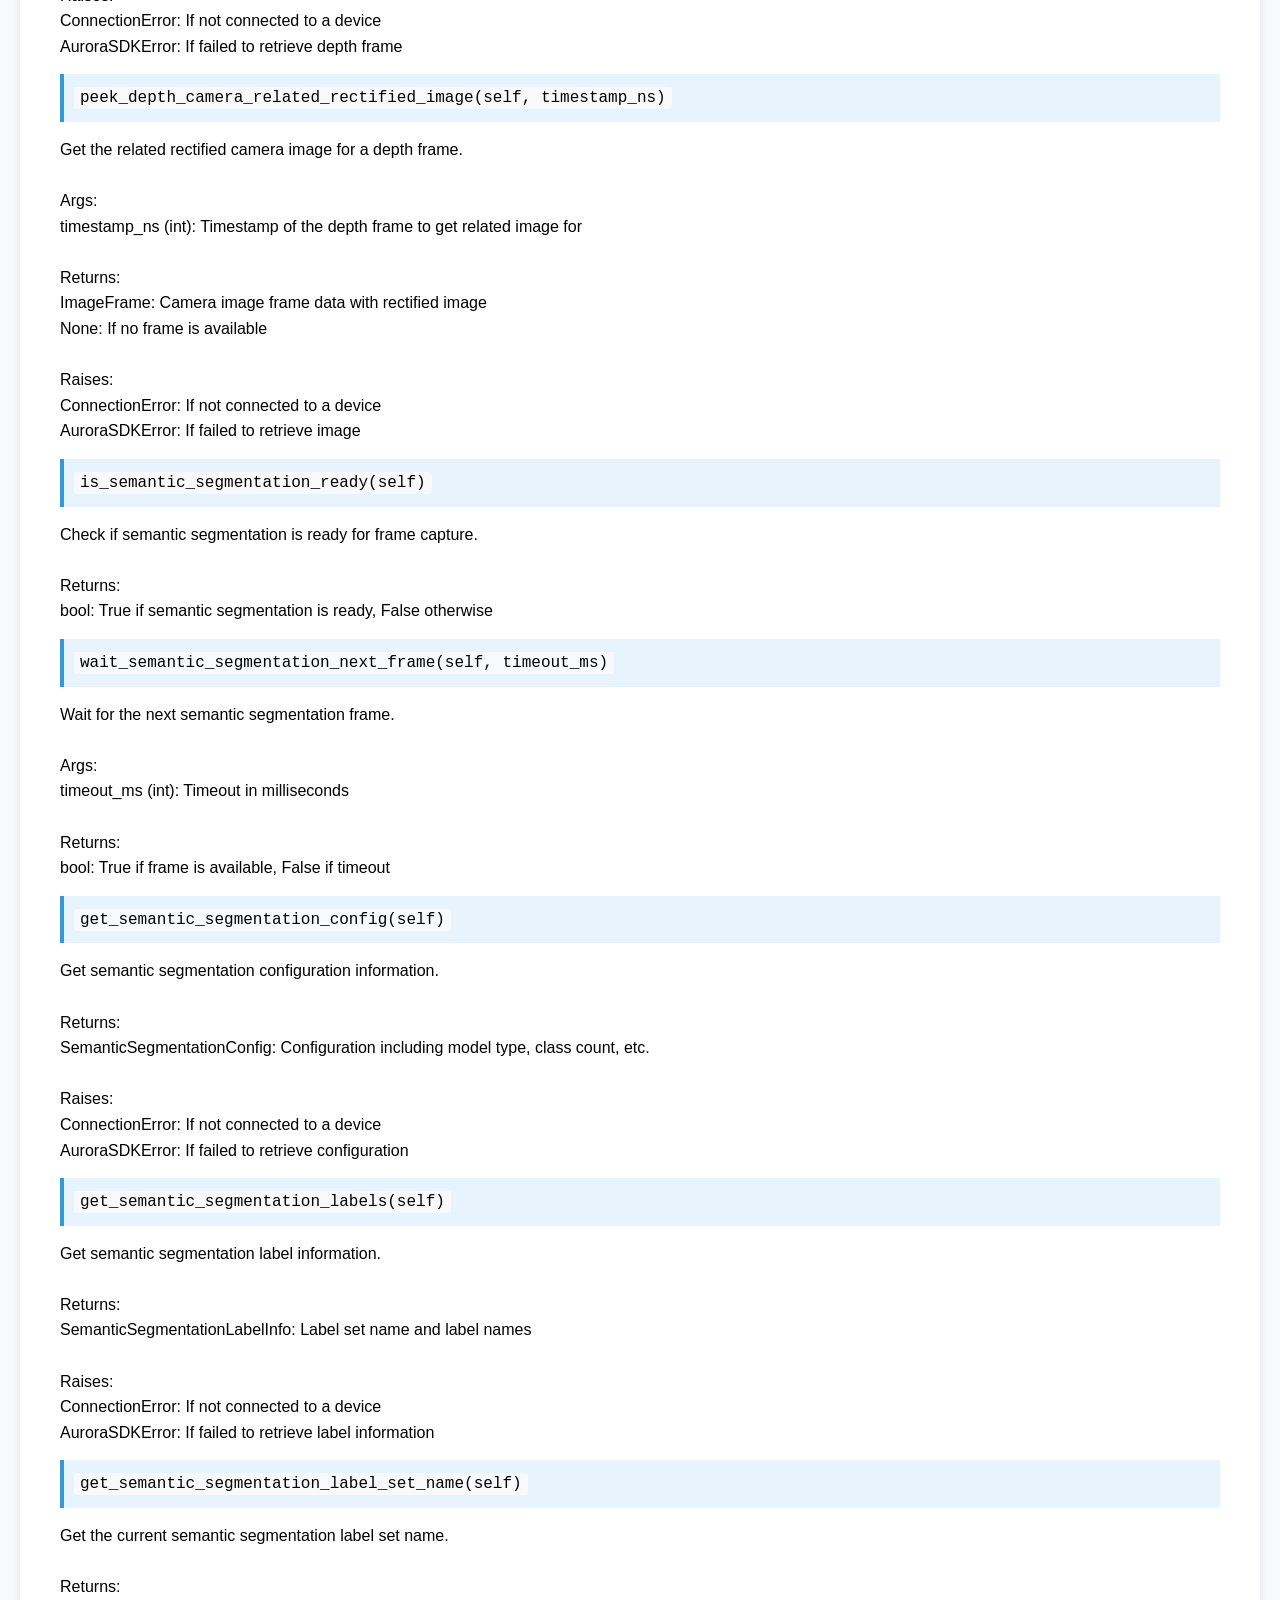
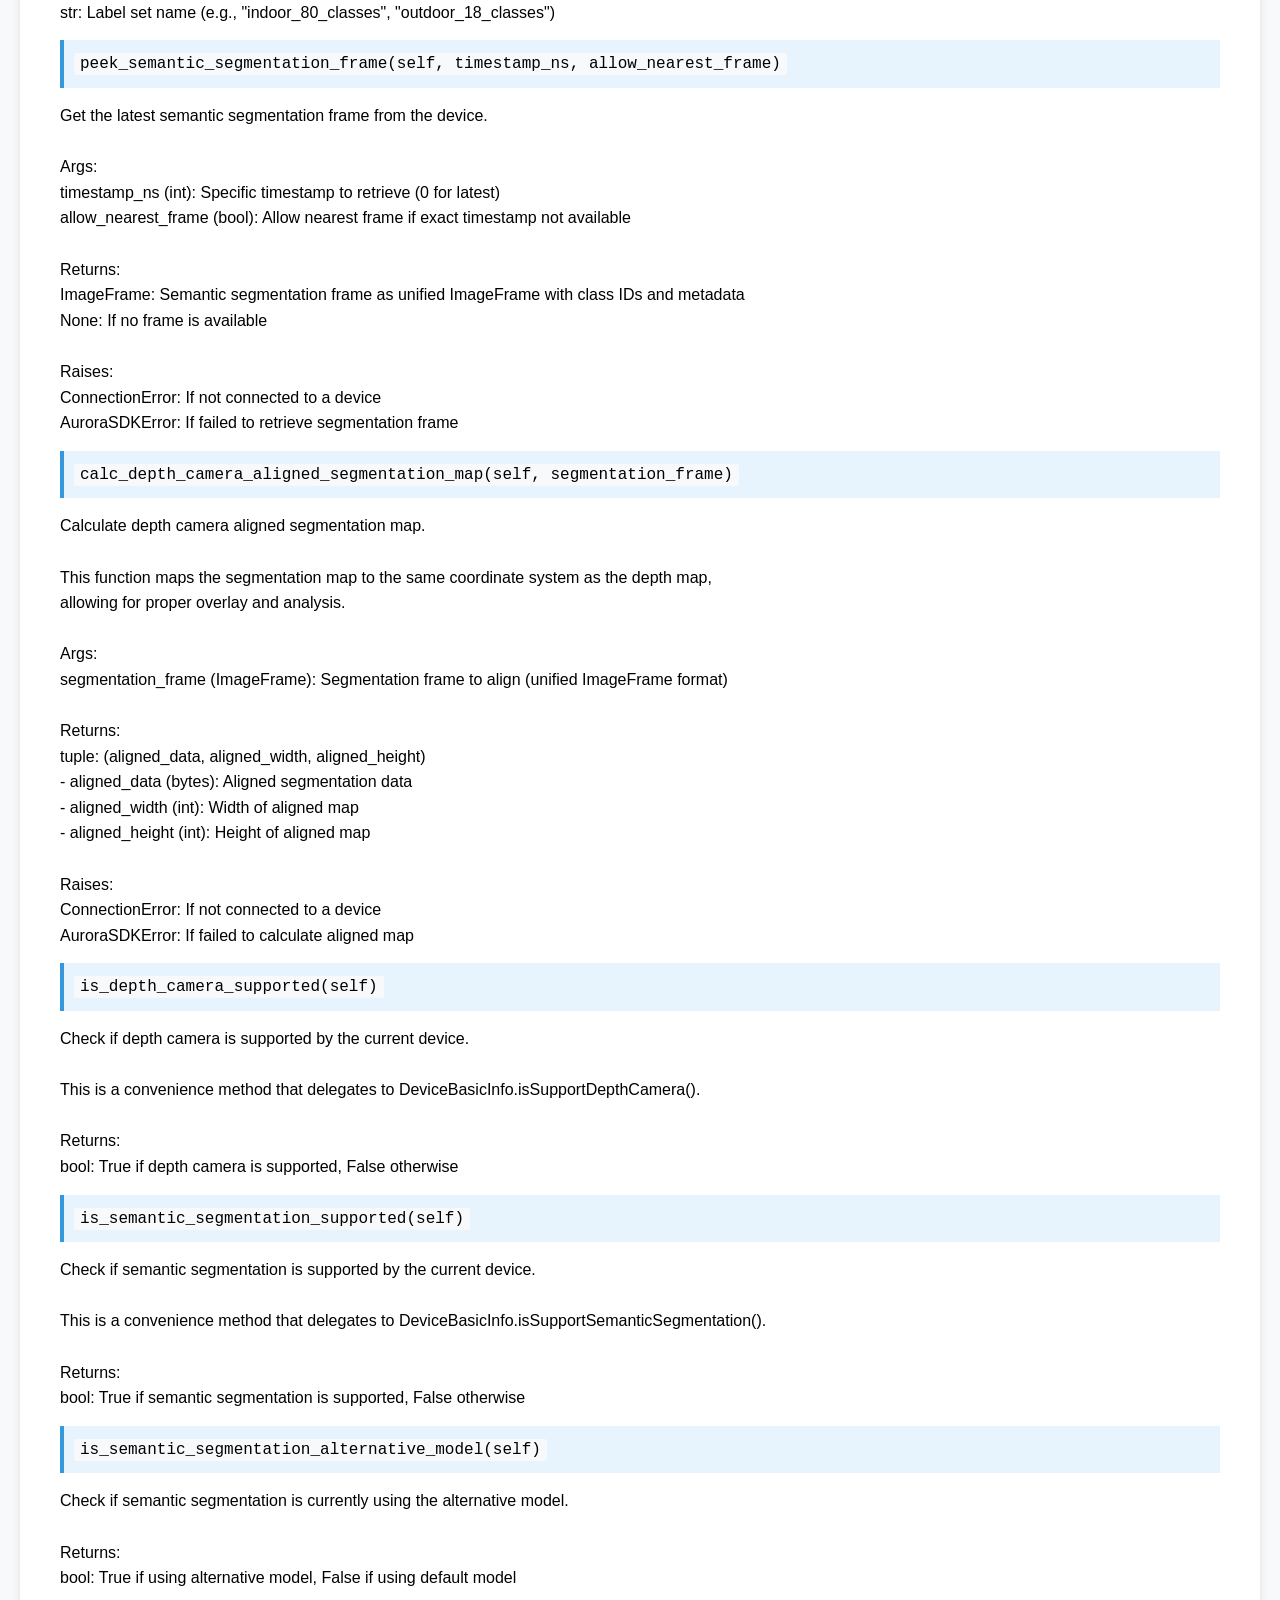
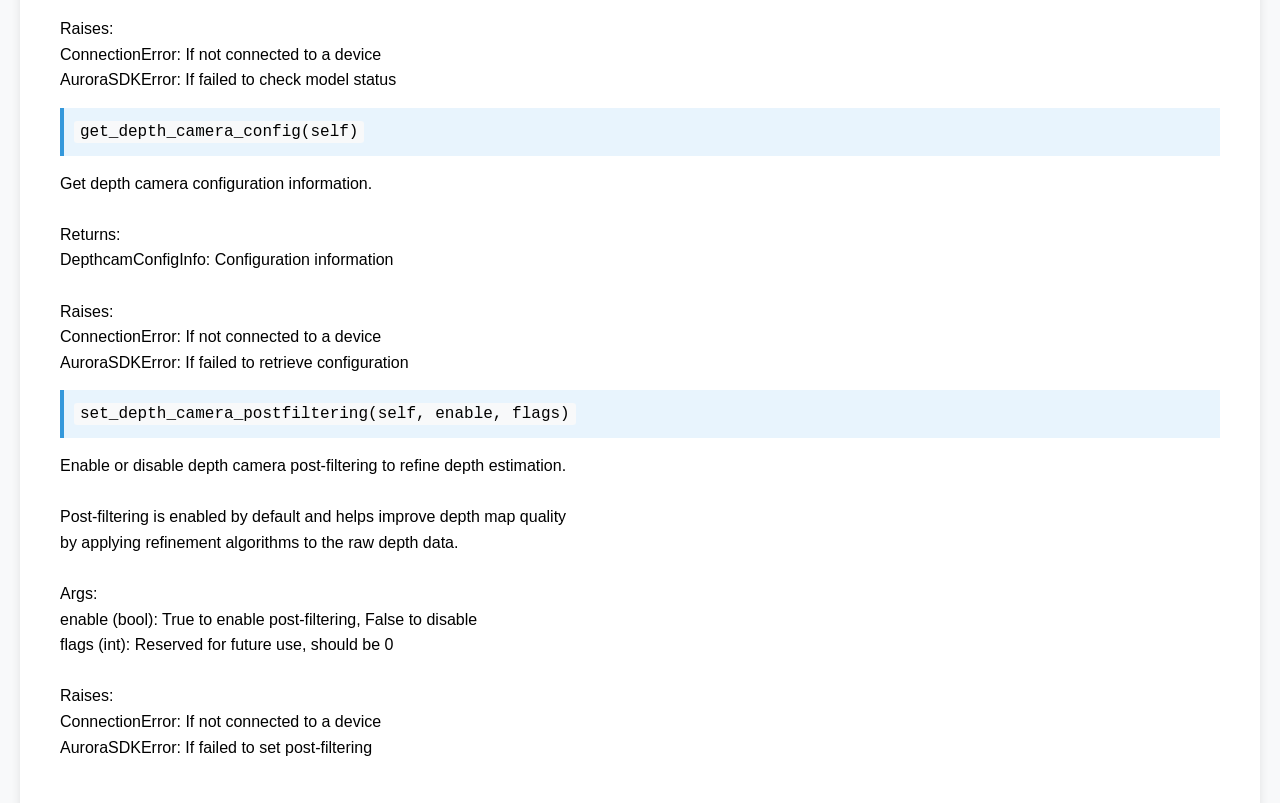
<file: py_aurora_remote-main/docs/enhanced_imaging.html>
<!DOCTYPE html>
<html lang="en">
<head>
    <meta charset="UTF-8">
    <meta name="viewport" content="width=device-width, initial-scale=1.0">
    <title>enhanced_imaging - Aurora Python SDK</title>
    <style>
        body { font-family: -apple-system, BlinkMacSystemFont, 'Segoe UI', sans-serif; line-height: 1.6; margin: 0; padding: 20px; background: #f8f9fa; }
        .container { max-width: 1200px; margin: 0 auto; background: white; padding: 40px; border-radius: 8px; box-shadow: 0 2px 10px rgba(0,0,0,0.1); }
        h1 { color: #2c3e50; border-bottom: 3px solid #3498db; padding-bottom: 10px; }
        h2 { color: #34495e; border-bottom: 1px solid #ecf0f1; padding-bottom: 5px; }
        h3 { color: #2980b9; }
        h4 { color: #7f8c8d; }
        code { background: #f8f9fa; padding: 2px 6px; border-radius: 3px; font-family: 'Monaco', 'Consolas', monospace; }
        pre { background: #2c3e50; color: #ecf0f1; padding: 15px; border-radius: 5px; overflow-x: auto; }
        pre code { background: none; padding: 0; }
        .nav { background: #34495e; color: white; padding: 10px 0; margin: -40px -40px 40px -40px; border-radius: 8px 8px 0 0; }
        .nav ul { list-style: none; padding: 0 20px; margin: 0; }
        .nav li { display: inline-block; margin-right: 20px; }
        .nav a { color: #3498db; text-decoration: none; }
        .nav a:hover { text-decoration: underline; }
        .signature { background: #e8f4fd; padding: 10px; border-left: 4px solid #3498db; margin: 10px 0; }
        .docstring { margin: 15px 0; }
        .back-to-top { position: fixed; bottom: 20px; right: 20px; background: #3498db; color: white; padding: 10px; border-radius: 50%; text-decoration: none; }
    </style>
</head>
<body>
    <div class="container">
        <nav class="nav">
            <ul>
                <li><a href="index.html">Home</a></li>
                <li><a href="aurora_sdk.html">aurora_sdk</a></li>\n<li><a href="c_bindings.html">c_bindings</a></li>\n<li><a href="controller.html">controller</a></li>\n<li><a href="data_provider.html">data_provider</a></li>\n<li><a href="data_recorder.html">data_recorder</a></li>\n<li><a href="data_types.html">data_types</a></li>\n<li><a href="enhanced_imaging.html">enhanced_imaging</a></li>\n<li><a href="exceptions.html">exceptions</a></li>\n<li><a href="floor_detector.html">floor_detector</a></li>\n<li><a href="lidar_2d_map_builder.html">lidar_2d_map_builder</a></li>\n<li><a href="map_manager.html">map_manager</a></li>\n<li><a href="utils.html">utils</a></li>
            </ul>
        </nav>
        <h1>enhanced_imaging</h1>
<div class='docstring'>Aurora SDK Enhanced Imaging component (SDK 2.0).<br><br>Handles Enhanced Imaging operations including depth camera frames, semantic segmentation,<br>camera calibration, and transform calibration.</div>
<h2>Classes</h2>
<h3>EnhancedImaging</h3>
<div class='docstring'>Enhanced Imaging component for Aurora SDK 2.0.<br><br>Responsible for:<br>- Depth camera frame retrieval and processing<br>- Semantic segmentation frame retrieval and processing<br>- Camera calibration data access<br>- Transform calibration data access<br>- Model switching for semantic segmentation<br>- Depth-aligned segmentation map calculation</div>
<h4>Methods</h4>
<div class='signature'><code>is_depth_camera_ready(self)</code></div>
<div class='docstring'>Check if depth camera is ready for frame capture.<br><br>Returns:<br>    bool: True if depth camera is ready, False otherwise</div>
<div class='signature'><code>wait_depth_camera_next_frame(self, timeout_ms)</code></div>
<div class='docstring'>Wait for the next depth camera frame.<br><br>Args:<br>    timeout_ms (int): Timeout in milliseconds<br>    <br>Returns:<br>    bool: True if frame is available, False if timeout</div>
<div class='signature'><code>peek_depth_camera_frame(self, frame_type, timestamp_ns, allow_nearest_frame)</code></div>
<div class='docstring'>Get the latest depth camera frame from the device.<br><br>Args:<br>    frame_type (int): Type of depth frame <br>        - DEPTHCAM_FRAME_TYPE_DEPTH_MAP (0): depth map<br>        - DEPTHCAM_FRAME_TYPE_POINT3D (1): point3d<br>    timestamp_ns (int): Specific timestamp to retrieve (0 for latest)<br>    allow_nearest_frame (bool): Allow nearest frame if exact timestamp not available<br>    <br>Returns:<br>    ImageFrame: Image frame with depth data (depth map or point3d)<br>    None: If no frame is available<br>    <br>Raises:<br>    ConnectionError: If not connected to a device<br>    AuroraSDKError: If failed to retrieve depth frame</div>
<div class='signature'><code>peek_depth_camera_related_rectified_image(self, timestamp_ns)</code></div>
<div class='docstring'>Get the related rectified camera image for a depth frame.<br><br>Args:<br>    timestamp_ns (int): Timestamp of the depth frame to get related image for<br>    <br>Returns:<br>    ImageFrame: Camera image frame data with rectified image<br>    None: If no frame is available<br>    <br>Raises:<br>    ConnectionError: If not connected to a device<br>    AuroraSDKError: If failed to retrieve image</div>
<div class='signature'><code>is_semantic_segmentation_ready(self)</code></div>
<div class='docstring'>Check if semantic segmentation is ready for frame capture.<br><br>Returns:<br>    bool: True if semantic segmentation is ready, False otherwise</div>
<div class='signature'><code>wait_semantic_segmentation_next_frame(self, timeout_ms)</code></div>
<div class='docstring'>Wait for the next semantic segmentation frame.<br><br>Args:<br>    timeout_ms (int): Timeout in milliseconds<br>    <br>Returns:<br>    bool: True if frame is available, False if timeout</div>
<div class='signature'><code>get_semantic_segmentation_config(self)</code></div>
<div class='docstring'>Get semantic segmentation configuration information.<br><br>Returns:<br>    SemanticSegmentationConfig: Configuration including model type, class count, etc.<br>    <br>Raises:<br>    ConnectionError: If not connected to a device<br>    AuroraSDKError: If failed to retrieve configuration</div>
<div class='signature'><code>get_semantic_segmentation_labels(self)</code></div>
<div class='docstring'>Get semantic segmentation label information.<br><br>Returns:<br>    SemanticSegmentationLabelInfo: Label set name and label names<br>    <br>Raises:<br>    ConnectionError: If not connected to a device<br>    AuroraSDKError: If failed to retrieve label information</div>
<div class='signature'><code>get_semantic_segmentation_label_set_name(self)</code></div>
<div class='docstring'>Get the current semantic segmentation label set name.<br><br>Returns:<br>    str: Label set name (e.g., "indoor_80_classes", "outdoor_18_classes")</div>
<div class='signature'><code>peek_semantic_segmentation_frame(self, timestamp_ns, allow_nearest_frame)</code></div>
<div class='docstring'>Get the latest semantic segmentation frame from the device.<br><br>Args:<br>    timestamp_ns (int): Specific timestamp to retrieve (0 for latest)<br>    allow_nearest_frame (bool): Allow nearest frame if exact timestamp not available<br>    <br>Returns:<br>    ImageFrame: Semantic segmentation frame as unified ImageFrame with class IDs and metadata<br>    None: If no frame is available<br>    <br>Raises:<br>    ConnectionError: If not connected to a device<br>    AuroraSDKError: If failed to retrieve segmentation frame</div>
<div class='signature'><code>calc_depth_camera_aligned_segmentation_map(self, segmentation_frame)</code></div>
<div class='docstring'>Calculate depth camera aligned segmentation map.<br><br>This function maps the segmentation map to the same coordinate system as the depth map,<br>allowing for proper overlay and analysis.<br><br>Args:<br>    segmentation_frame (ImageFrame): Segmentation frame to align (unified ImageFrame format)<br>    <br>Returns:<br>    tuple: (aligned_data, aligned_width, aligned_height)<br>        - aligned_data (bytes): Aligned segmentation data<br>        - aligned_width (int): Width of aligned map<br>        - aligned_height (int): Height of aligned map<br>    <br>Raises:<br>    ConnectionError: If not connected to a device<br>    AuroraSDKError: If failed to calculate aligned map</div>
<div class='signature'><code>is_depth_camera_supported(self)</code></div>
<div class='docstring'>Check if depth camera is supported by the current device.<br><br>This is a convenience method that delegates to DeviceBasicInfo.isSupportDepthCamera().<br><br>Returns:<br>    bool: True if depth camera is supported, False otherwise</div>
<div class='signature'><code>is_semantic_segmentation_supported(self)</code></div>
<div class='docstring'>Check if semantic segmentation is supported by the current device.<br><br>This is a convenience method that delegates to DeviceBasicInfo.isSupportSemanticSegmentation().<br><br>Returns:<br>    bool: True if semantic segmentation is supported, False otherwise</div>
<div class='signature'><code>is_semantic_segmentation_alternative_model(self)</code></div>
<div class='docstring'>Check if semantic segmentation is currently using the alternative model.<br><br>Returns:<br>    bool: True if using alternative model, False if using default model<br>    <br>Raises:<br>    ConnectionError: If not connected to a device<br>    AuroraSDKError: If failed to check model status</div>
<div class='signature'><code>get_depth_camera_config(self)</code></div>
<div class='docstring'>Get depth camera configuration information.<br><br>Returns:<br>    DepthcamConfigInfo: Configuration information<br>    <br>Raises:<br>    ConnectionError: If not connected to a device<br>    AuroraSDKError: If failed to retrieve configuration</div>
<div class='signature'><code>set_depth_camera_postfiltering(self, enable, flags)</code></div>
<div class='docstring'>Enable or disable depth camera post-filtering to refine depth estimation.<br><br>Post-filtering is enabled by default and helps improve depth map quality<br>by applying refinement algorithms to the raw depth data.<br><br>Args:<br>    enable (bool): True to enable post-filtering, False to disable<br>    flags (int): Reserved for future use, should be 0<br>    <br>Raises:<br>    ConnectionError: If not connected to a device<br>    AuroraSDKError: If failed to set post-filtering</div>
        <a href="#" class="back-to-top">↑</a>
    </div>
</body>
</html>
</file>
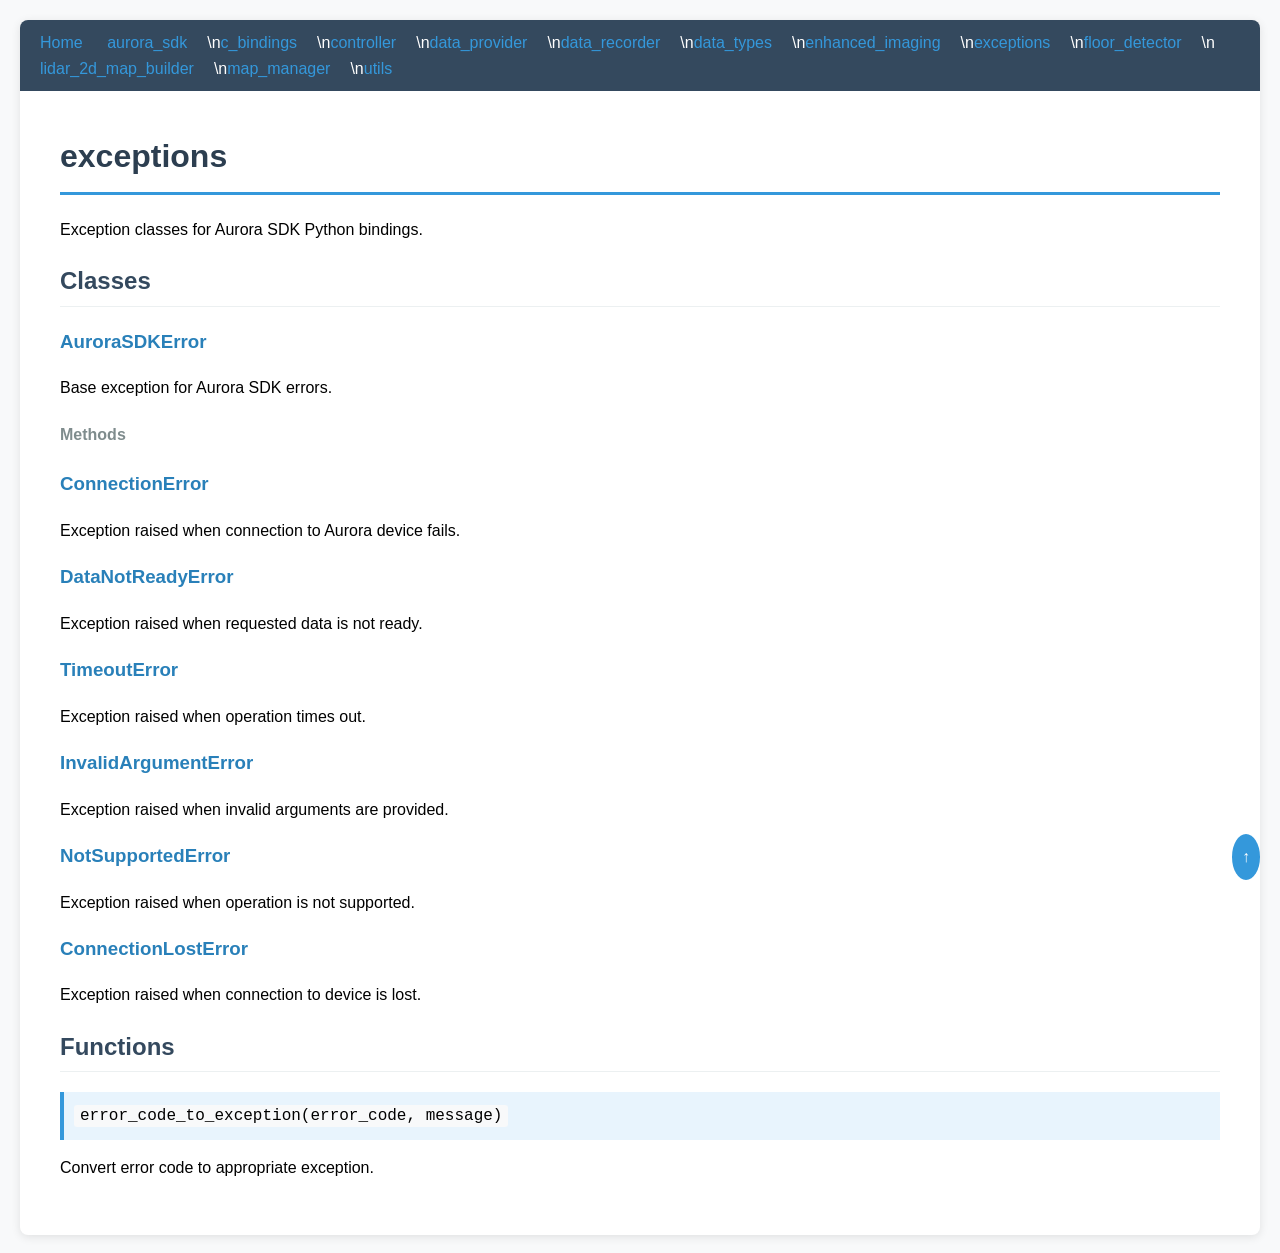
<file: py_aurora_remote-main/docs/exceptions.html>
<!DOCTYPE html>
<html lang="en">
<head>
    <meta charset="UTF-8">
    <meta name="viewport" content="width=device-width, initial-scale=1.0">
    <title>exceptions - Aurora Python SDK</title>
    <style>
        body { font-family: -apple-system, BlinkMacSystemFont, 'Segoe UI', sans-serif; line-height: 1.6; margin: 0; padding: 20px; background: #f8f9fa; }
        .container { max-width: 1200px; margin: 0 auto; background: white; padding: 40px; border-radius: 8px; box-shadow: 0 2px 10px rgba(0,0,0,0.1); }
        h1 { color: #2c3e50; border-bottom: 3px solid #3498db; padding-bottom: 10px; }
        h2 { color: #34495e; border-bottom: 1px solid #ecf0f1; padding-bottom: 5px; }
        h3 { color: #2980b9; }
        h4 { color: #7f8c8d; }
        code { background: #f8f9fa; padding: 2px 6px; border-radius: 3px; font-family: 'Monaco', 'Consolas', monospace; }
        pre { background: #2c3e50; color: #ecf0f1; padding: 15px; border-radius: 5px; overflow-x: auto; }
        pre code { background: none; padding: 0; }
        .nav { background: #34495e; color: white; padding: 10px 0; margin: -40px -40px 40px -40px; border-radius: 8px 8px 0 0; }
        .nav ul { list-style: none; padding: 0 20px; margin: 0; }
        .nav li { display: inline-block; margin-right: 20px; }
        .nav a { color: #3498db; text-decoration: none; }
        .nav a:hover { text-decoration: underline; }
        .signature { background: #e8f4fd; padding: 10px; border-left: 4px solid #3498db; margin: 10px 0; }
        .docstring { margin: 15px 0; }
        .back-to-top { position: fixed; bottom: 20px; right: 20px; background: #3498db; color: white; padding: 10px; border-radius: 50%; text-decoration: none; }
    </style>
</head>
<body>
    <div class="container">
        <nav class="nav">
            <ul>
                <li><a href="index.html">Home</a></li>
                <li><a href="aurora_sdk.html">aurora_sdk</a></li>\n<li><a href="c_bindings.html">c_bindings</a></li>\n<li><a href="controller.html">controller</a></li>\n<li><a href="data_provider.html">data_provider</a></li>\n<li><a href="data_recorder.html">data_recorder</a></li>\n<li><a href="data_types.html">data_types</a></li>\n<li><a href="enhanced_imaging.html">enhanced_imaging</a></li>\n<li><a href="exceptions.html">exceptions</a></li>\n<li><a href="floor_detector.html">floor_detector</a></li>\n<li><a href="lidar_2d_map_builder.html">lidar_2d_map_builder</a></li>\n<li><a href="map_manager.html">map_manager</a></li>\n<li><a href="utils.html">utils</a></li>
            </ul>
        </nav>
        <h1>exceptions</h1>
<div class='docstring'>Exception classes for Aurora SDK Python bindings.</div>
<h2>Classes</h2>
<h3>AuroraSDKError</h3>
<div class='docstring'>Base exception for Aurora SDK errors.</div>
<h4>Methods</h4>
<h3>ConnectionError</h3>
<div class='docstring'>Exception raised when connection to Aurora device fails.</div>
<h3>DataNotReadyError</h3>
<div class='docstring'>Exception raised when requested data is not ready.</div>
<h3>TimeoutError</h3>
<div class='docstring'>Exception raised when operation times out.</div>
<h3>InvalidArgumentError</h3>
<div class='docstring'>Exception raised when invalid arguments are provided.</div>
<h3>NotSupportedError</h3>
<div class='docstring'>Exception raised when operation is not supported.</div>
<h3>ConnectionLostError</h3>
<div class='docstring'>Exception raised when connection to device is lost.</div>
<h2>Functions</h2>
<div class='signature'><code>error_code_to_exception(error_code, message)</code></div>
<div class='docstring'>Convert error code to appropriate exception.</div>
        <a href="#" class="back-to-top">↑</a>
    </div>
</body>
</html>
</file>
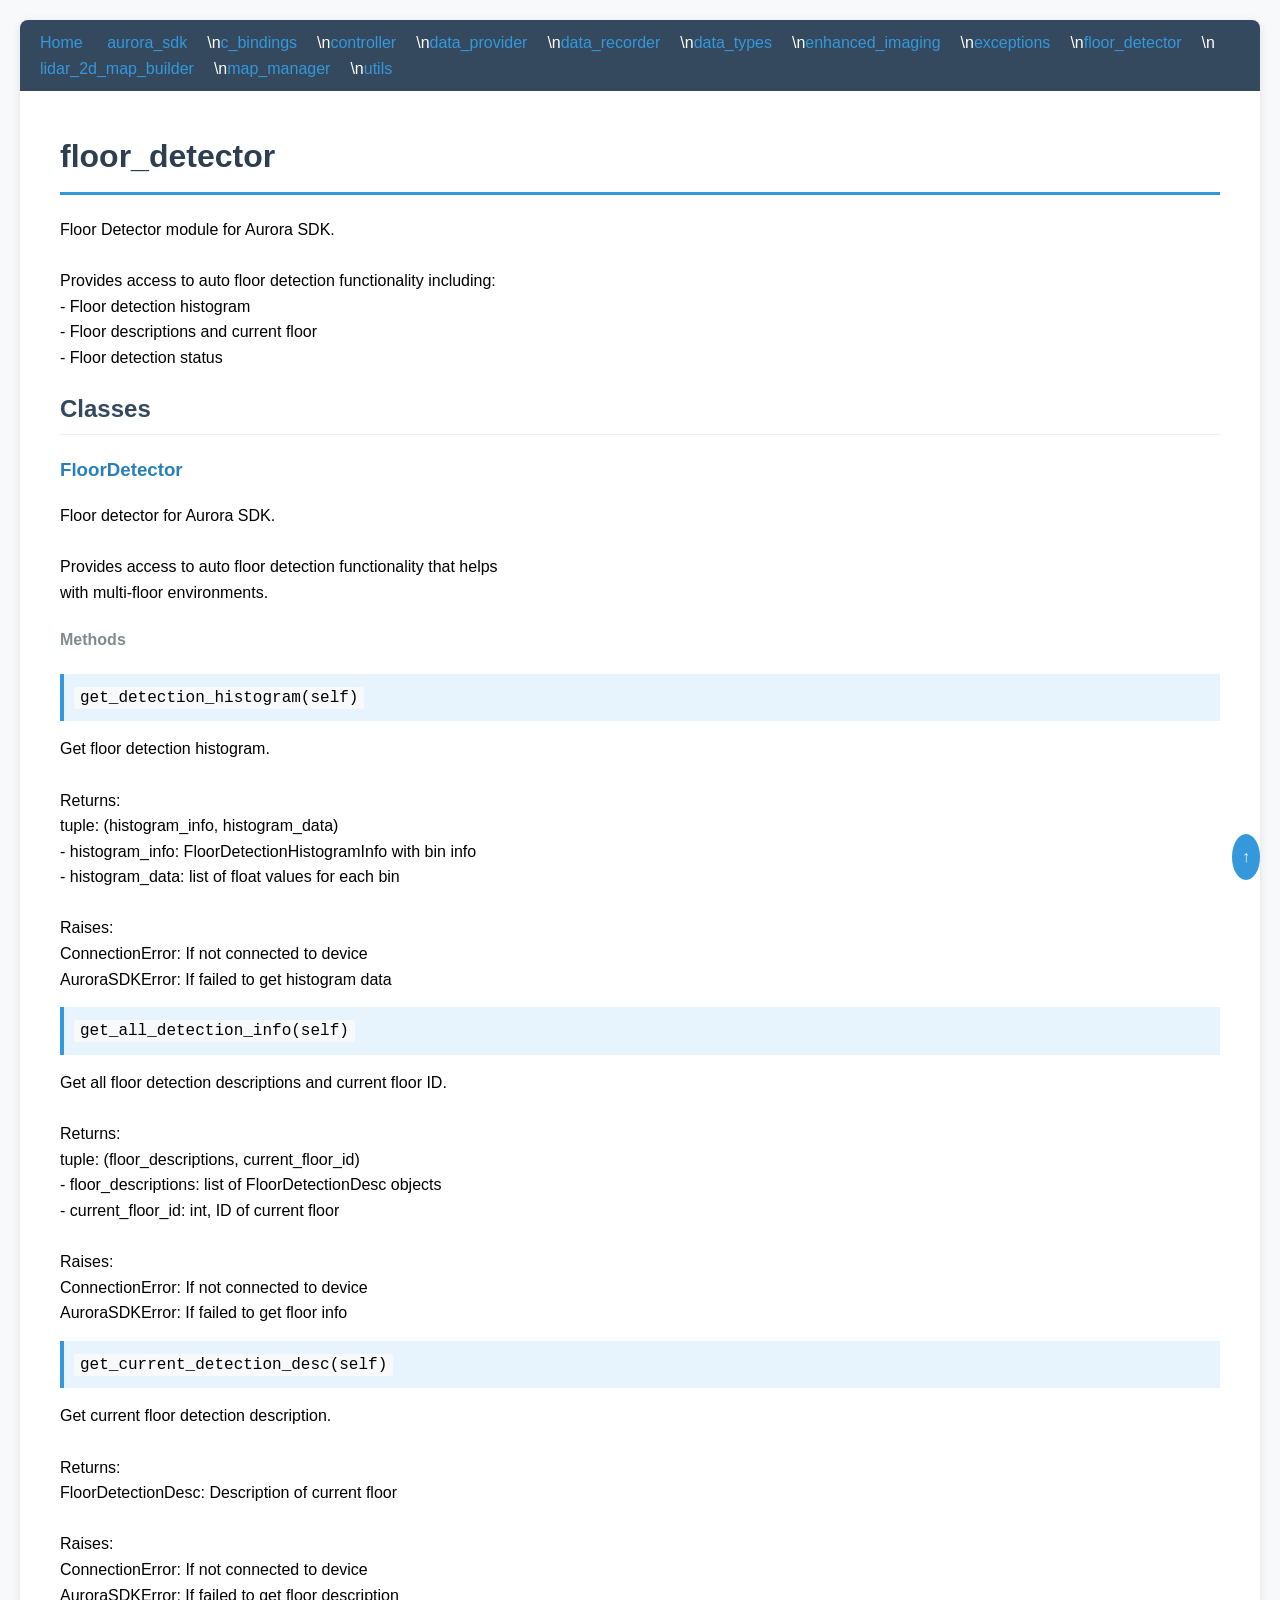
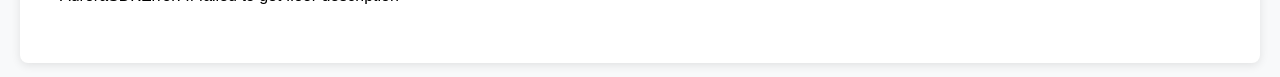
<file: py_aurora_remote-main/docs/floor_detector.html>
<!DOCTYPE html>
<html lang="en">
<head>
    <meta charset="UTF-8">
    <meta name="viewport" content="width=device-width, initial-scale=1.0">
    <title>floor_detector - Aurora Python SDK</title>
    <style>
        body { font-family: -apple-system, BlinkMacSystemFont, 'Segoe UI', sans-serif; line-height: 1.6; margin: 0; padding: 20px; background: #f8f9fa; }
        .container { max-width: 1200px; margin: 0 auto; background: white; padding: 40px; border-radius: 8px; box-shadow: 0 2px 10px rgba(0,0,0,0.1); }
        h1 { color: #2c3e50; border-bottom: 3px solid #3498db; padding-bottom: 10px; }
        h2 { color: #34495e; border-bottom: 1px solid #ecf0f1; padding-bottom: 5px; }
        h3 { color: #2980b9; }
        h4 { color: #7f8c8d; }
        code { background: #f8f9fa; padding: 2px 6px; border-radius: 3px; font-family: 'Monaco', 'Consolas', monospace; }
        pre { background: #2c3e50; color: #ecf0f1; padding: 15px; border-radius: 5px; overflow-x: auto; }
        pre code { background: none; padding: 0; }
        .nav { background: #34495e; color: white; padding: 10px 0; margin: -40px -40px 40px -40px; border-radius: 8px 8px 0 0; }
        .nav ul { list-style: none; padding: 0 20px; margin: 0; }
        .nav li { display: inline-block; margin-right: 20px; }
        .nav a { color: #3498db; text-decoration: none; }
        .nav a:hover { text-decoration: underline; }
        .signature { background: #e8f4fd; padding: 10px; border-left: 4px solid #3498db; margin: 10px 0; }
        .docstring { margin: 15px 0; }
        .back-to-top { position: fixed; bottom: 20px; right: 20px; background: #3498db; color: white; padding: 10px; border-radius: 50%; text-decoration: none; }
    </style>
</head>
<body>
    <div class="container">
        <nav class="nav">
            <ul>
                <li><a href="index.html">Home</a></li>
                <li><a href="aurora_sdk.html">aurora_sdk</a></li>\n<li><a href="c_bindings.html">c_bindings</a></li>\n<li><a href="controller.html">controller</a></li>\n<li><a href="data_provider.html">data_provider</a></li>\n<li><a href="data_recorder.html">data_recorder</a></li>\n<li><a href="data_types.html">data_types</a></li>\n<li><a href="enhanced_imaging.html">enhanced_imaging</a></li>\n<li><a href="exceptions.html">exceptions</a></li>\n<li><a href="floor_detector.html">floor_detector</a></li>\n<li><a href="lidar_2d_map_builder.html">lidar_2d_map_builder</a></li>\n<li><a href="map_manager.html">map_manager</a></li>\n<li><a href="utils.html">utils</a></li>
            </ul>
        </nav>
        <h1>floor_detector</h1>
<div class='docstring'>Floor Detector module for Aurora SDK.<br><br>Provides access to auto floor detection functionality including:<br>- Floor detection histogram<br>- Floor descriptions and current floor<br>- Floor detection status</div>
<h2>Classes</h2>
<h3>FloorDetector</h3>
<div class='docstring'>Floor detector for Aurora SDK.<br><br>Provides access to auto floor detection functionality that helps<br>with multi-floor environments.</div>
<h4>Methods</h4>
<div class='signature'><code>get_detection_histogram(self)</code></div>
<div class='docstring'>Get floor detection histogram.<br><br>Returns:<br>    tuple: (histogram_info, histogram_data)<br>        - histogram_info: FloorDetectionHistogramInfo with bin info<br>        - histogram_data: list of float values for each bin<br>        <br>Raises:<br>    ConnectionError: If not connected to device<br>    AuroraSDKError: If failed to get histogram data</div>
<div class='signature'><code>get_all_detection_info(self)</code></div>
<div class='docstring'>Get all floor detection descriptions and current floor ID.<br><br>Returns:<br>    tuple: (floor_descriptions, current_floor_id)<br>        - floor_descriptions: list of FloorDetectionDesc objects<br>        - current_floor_id: int, ID of current floor<br>        <br>Raises:<br>    ConnectionError: If not connected to device<br>    AuroraSDKError: If failed to get floor info</div>
<div class='signature'><code>get_current_detection_desc(self)</code></div>
<div class='docstring'>Get current floor detection description.<br><br>Returns:<br>    FloorDetectionDesc: Description of current floor<br>    <br>Raises:<br>    ConnectionError: If not connected to device<br>    AuroraSDKError: If failed to get floor description</div>
        <a href="#" class="back-to-top">↑</a>
    </div>
</body>
</html>
</file>
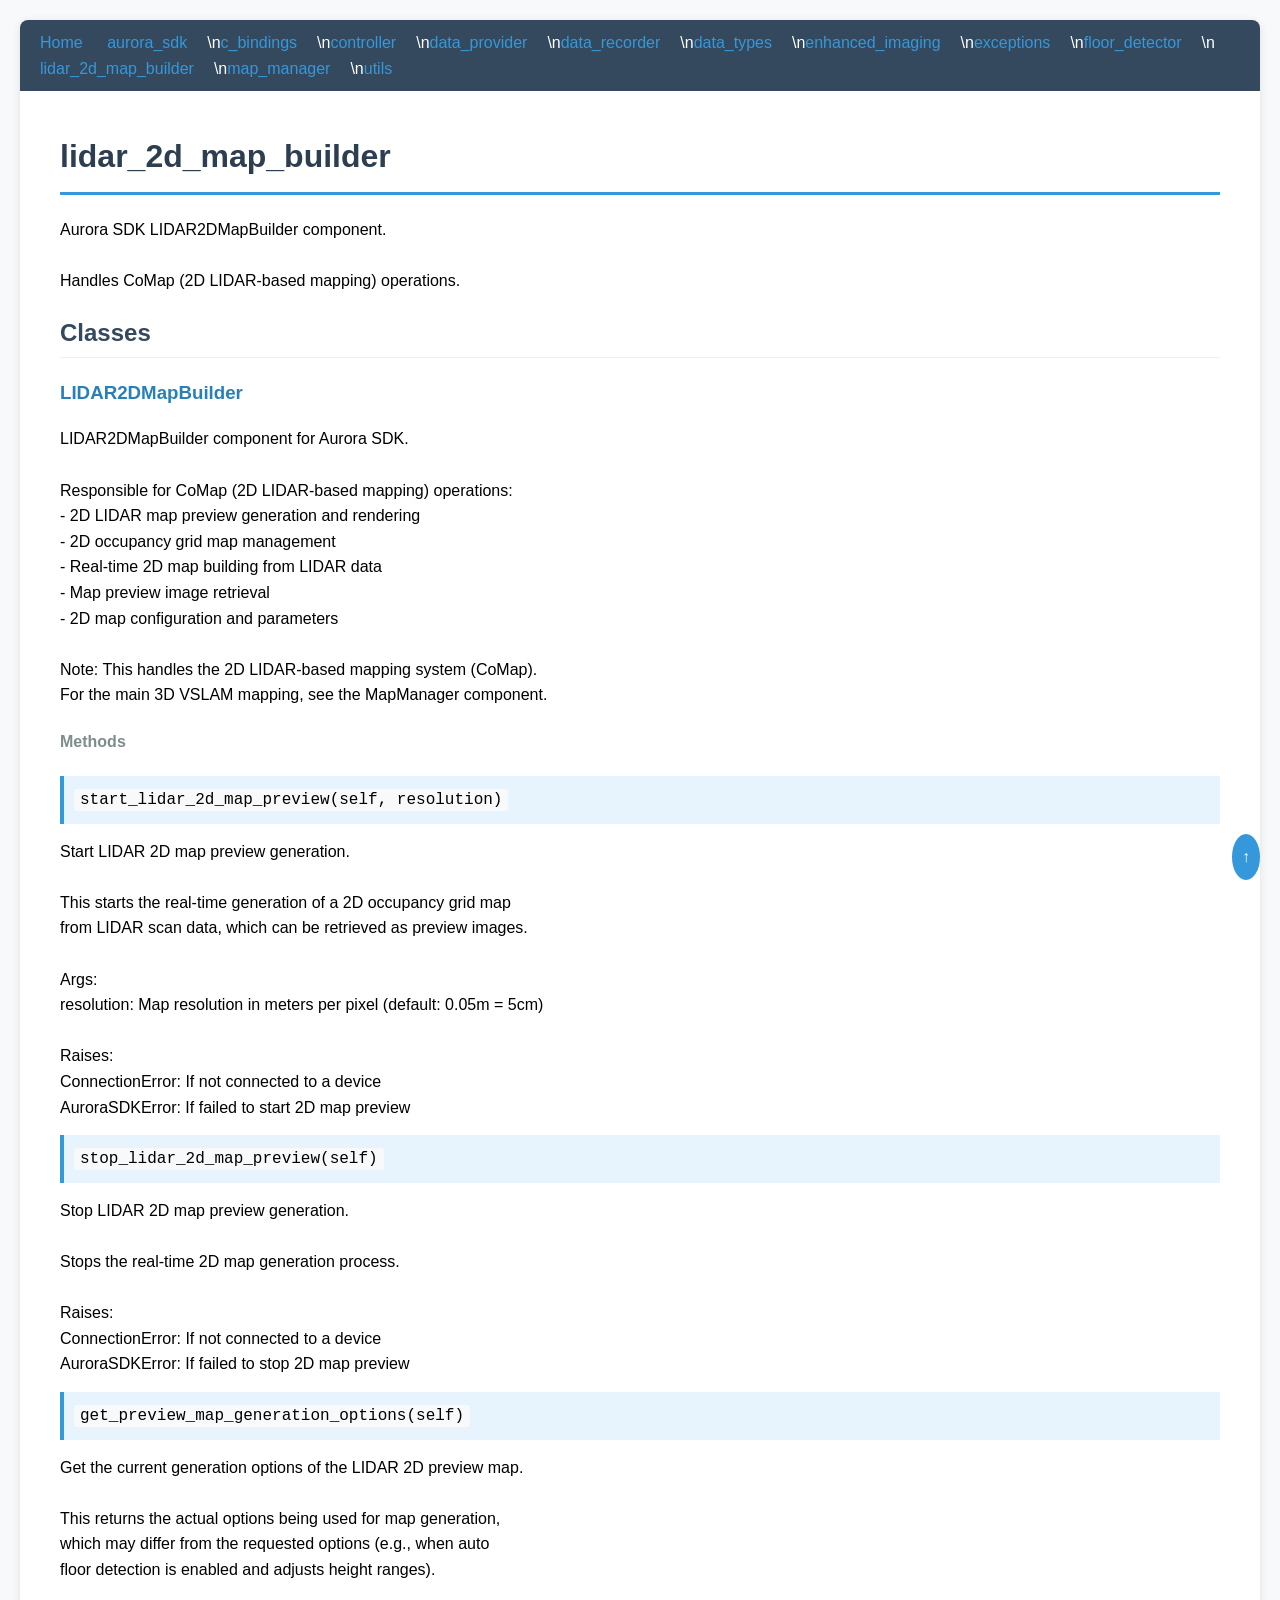
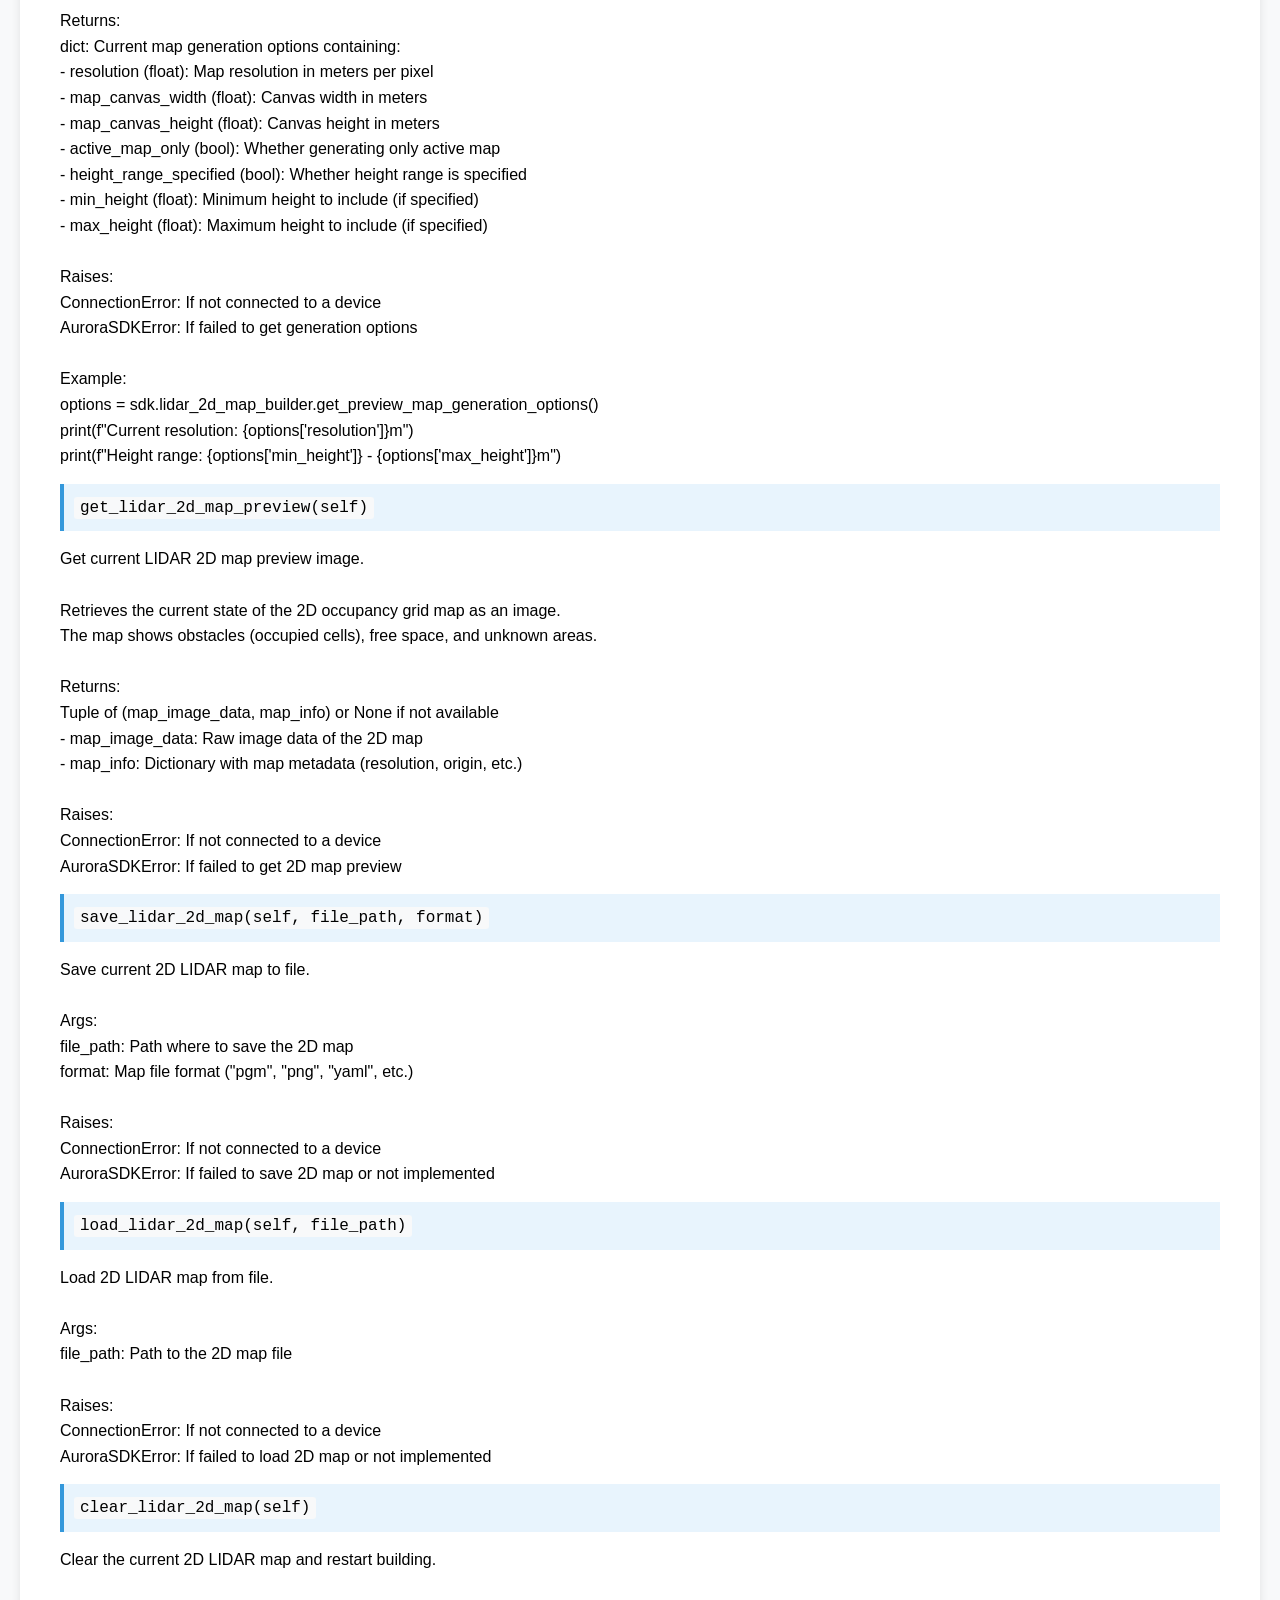
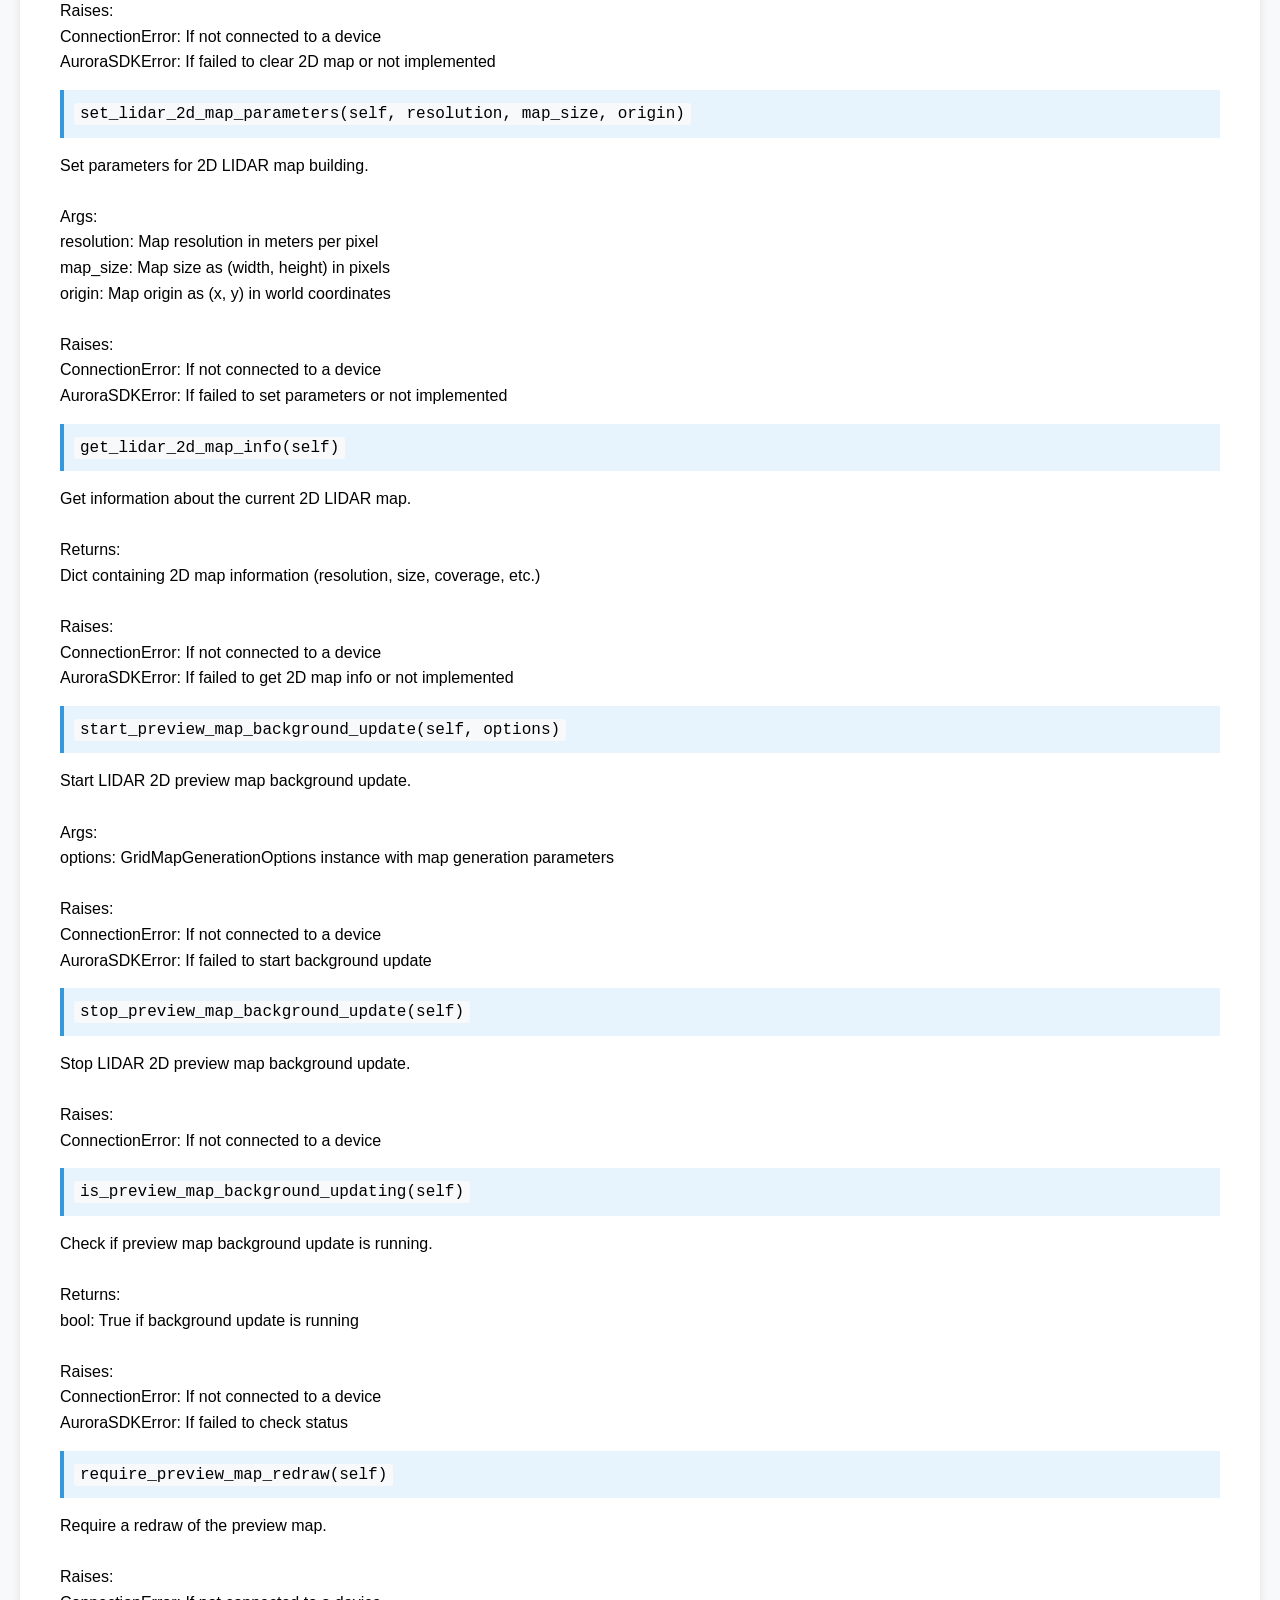
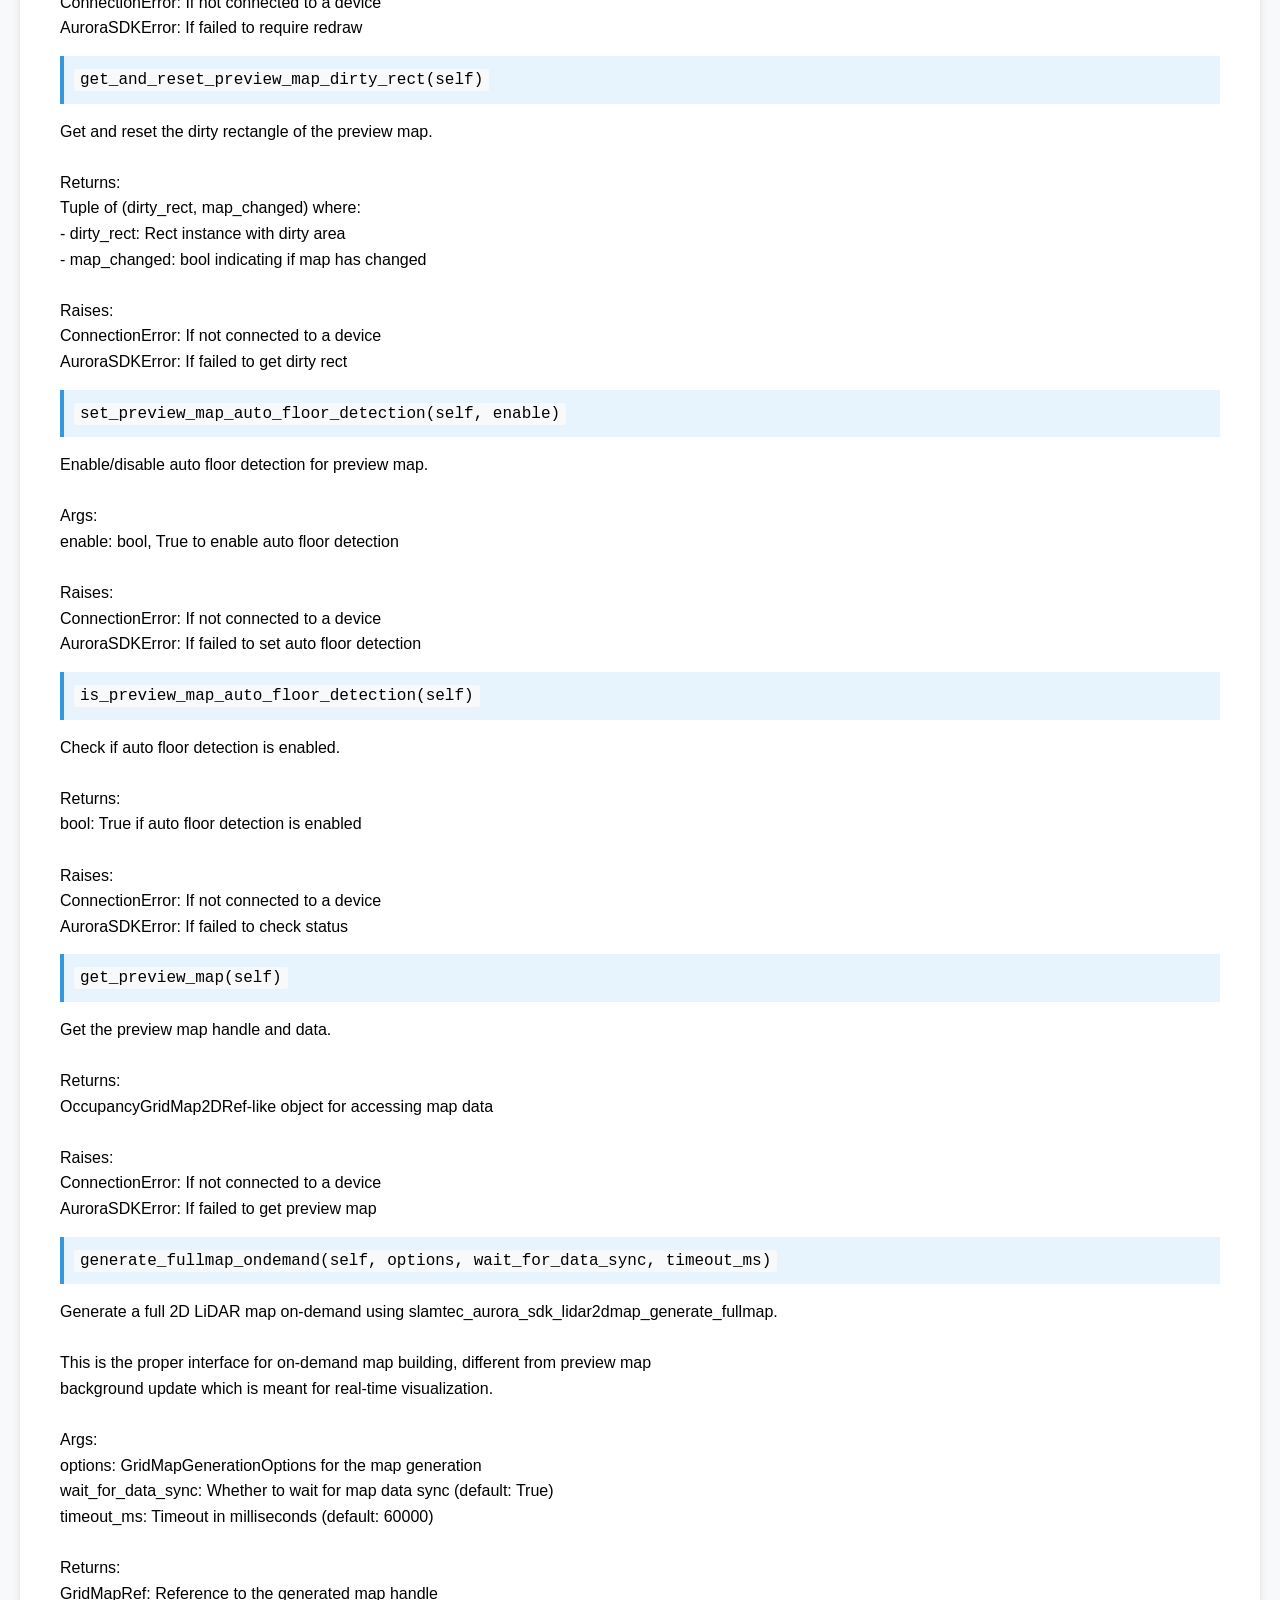
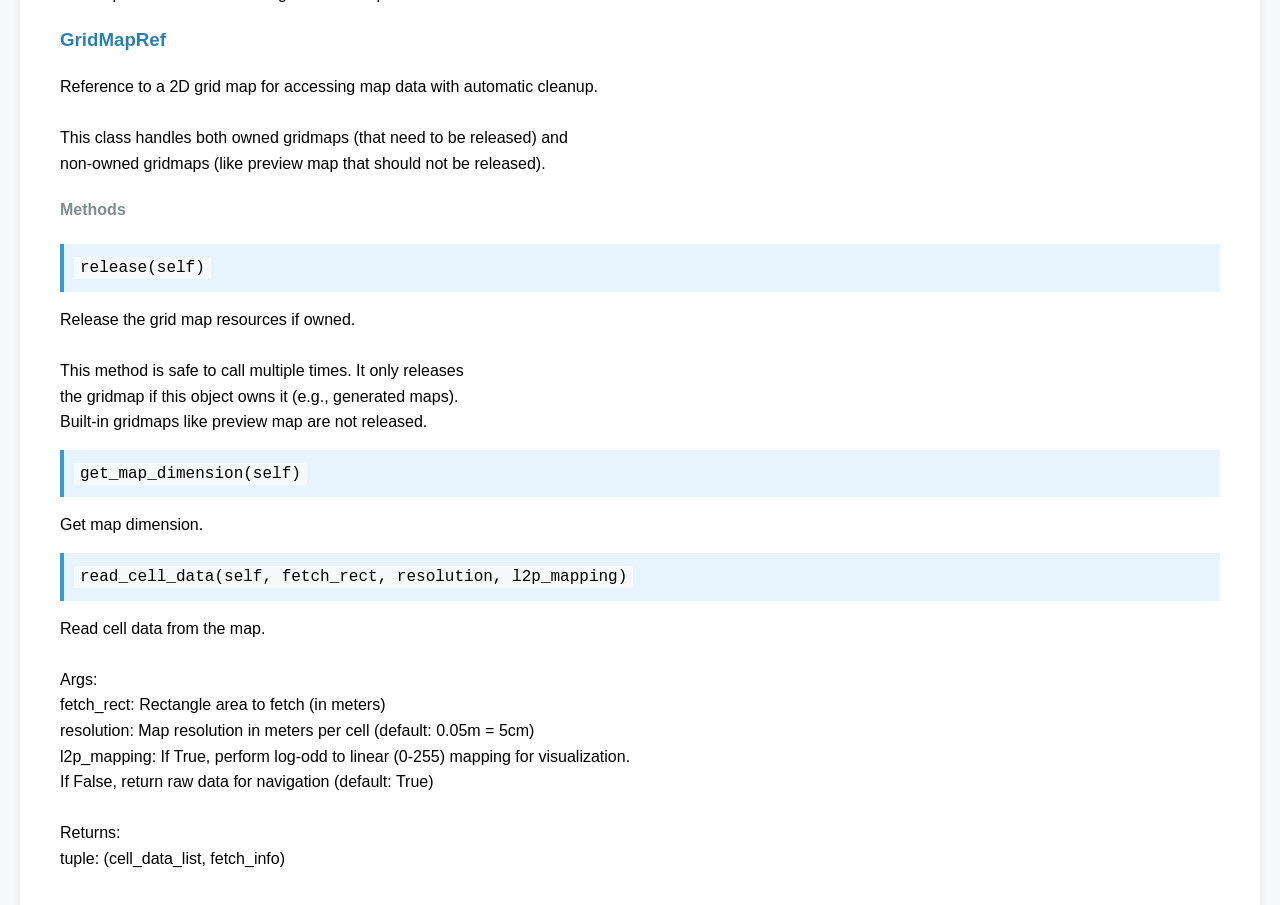
<file: py_aurora_remote-main/docs/lidar_2d_map_builder.html>
<!DOCTYPE html>
<html lang="en">
<head>
    <meta charset="UTF-8">
    <meta name="viewport" content="width=device-width, initial-scale=1.0">
    <title>lidar_2d_map_builder - Aurora Python SDK</title>
    <style>
        body { font-family: -apple-system, BlinkMacSystemFont, 'Segoe UI', sans-serif; line-height: 1.6; margin: 0; padding: 20px; background: #f8f9fa; }
        .container { max-width: 1200px; margin: 0 auto; background: white; padding: 40px; border-radius: 8px; box-shadow: 0 2px 10px rgba(0,0,0,0.1); }
        h1 { color: #2c3e50; border-bottom: 3px solid #3498db; padding-bottom: 10px; }
        h2 { color: #34495e; border-bottom: 1px solid #ecf0f1; padding-bottom: 5px; }
        h3 { color: #2980b9; }
        h4 { color: #7f8c8d; }
        code { background: #f8f9fa; padding: 2px 6px; border-radius: 3px; font-family: 'Monaco', 'Consolas', monospace; }
        pre { background: #2c3e50; color: #ecf0f1; padding: 15px; border-radius: 5px; overflow-x: auto; }
        pre code { background: none; padding: 0; }
        .nav { background: #34495e; color: white; padding: 10px 0; margin: -40px -40px 40px -40px; border-radius: 8px 8px 0 0; }
        .nav ul { list-style: none; padding: 0 20px; margin: 0; }
        .nav li { display: inline-block; margin-right: 20px; }
        .nav a { color: #3498db; text-decoration: none; }
        .nav a:hover { text-decoration: underline; }
        .signature { background: #e8f4fd; padding: 10px; border-left: 4px solid #3498db; margin: 10px 0; }
        .docstring { margin: 15px 0; }
        .back-to-top { position: fixed; bottom: 20px; right: 20px; background: #3498db; color: white; padding: 10px; border-radius: 50%; text-decoration: none; }
    </style>
</head>
<body>
    <div class="container">
        <nav class="nav">
            <ul>
                <li><a href="index.html">Home</a></li>
                <li><a href="aurora_sdk.html">aurora_sdk</a></li>\n<li><a href="c_bindings.html">c_bindings</a></li>\n<li><a href="controller.html">controller</a></li>\n<li><a href="data_provider.html">data_provider</a></li>\n<li><a href="data_recorder.html">data_recorder</a></li>\n<li><a href="data_types.html">data_types</a></li>\n<li><a href="enhanced_imaging.html">enhanced_imaging</a></li>\n<li><a href="exceptions.html">exceptions</a></li>\n<li><a href="floor_detector.html">floor_detector</a></li>\n<li><a href="lidar_2d_map_builder.html">lidar_2d_map_builder</a></li>\n<li><a href="map_manager.html">map_manager</a></li>\n<li><a href="utils.html">utils</a></li>
            </ul>
        </nav>
        <h1>lidar_2d_map_builder</h1>
<div class='docstring'>Aurora SDK LIDAR2DMapBuilder component.<br><br>Handles CoMap (2D LIDAR-based mapping) operations.</div>
<h2>Classes</h2>
<h3>LIDAR2DMapBuilder</h3>
<div class='docstring'>LIDAR2DMapBuilder component for Aurora SDK.<br><br>Responsible for CoMap (2D LIDAR-based mapping) operations:<br>- 2D LIDAR map preview generation and rendering<br>- 2D occupancy grid map management<br>- Real-time 2D map building from LIDAR data<br>- Map preview image retrieval<br>- 2D map configuration and parameters<br><br>Note: This handles the 2D LIDAR-based mapping system (CoMap). <br>For the main 3D VSLAM mapping, see the MapManager component.</div>
<h4>Methods</h4>
<div class='signature'><code>start_lidar_2d_map_preview(self, resolution)</code></div>
<div class='docstring'>Start LIDAR 2D map preview generation.<br><br>This starts the real-time generation of a 2D occupancy grid map<br>from LIDAR scan data, which can be retrieved as preview images.<br><br>Args:<br>    resolution: Map resolution in meters per pixel (default: 0.05m = 5cm)<br>    <br>Raises:<br>    ConnectionError: If not connected to a device<br>    AuroraSDKError: If failed to start 2D map preview</div>
<div class='signature'><code>stop_lidar_2d_map_preview(self)</code></div>
<div class='docstring'>Stop LIDAR 2D map preview generation.<br><br>Stops the real-time 2D map generation process.<br><br>Raises:<br>    ConnectionError: If not connected to a device<br>    AuroraSDKError: If failed to stop 2D map preview</div>
<div class='signature'><code>get_preview_map_generation_options(self)</code></div>
<div class='docstring'>Get the current generation options of the LIDAR 2D preview map.<br><br>This returns the actual options being used for map generation,<br>which may differ from the requested options (e.g., when auto<br>floor detection is enabled and adjusts height ranges).<br><br>Returns:<br>    dict: Current map generation options containing:<br>        - resolution (float): Map resolution in meters per pixel<br>        - map_canvas_width (float): Canvas width in meters<br>        - map_canvas_height (float): Canvas height in meters<br>        - active_map_only (bool): Whether generating only active map<br>        - height_range_specified (bool): Whether height range is specified<br>        - min_height (float): Minimum height to include (if specified)<br>        - max_height (float): Maximum height to include (if specified)<br><br>Raises:<br>    ConnectionError: If not connected to a device<br>    AuroraSDKError: If failed to get generation options<br><br>Example:<br>    options = sdk.lidar_2d_map_builder.get_preview_map_generation_options()<br>    print(f"Current resolution: {options['resolution']}m")<br>    print(f"Height range: {options['min_height']} - {options['max_height']}m")</div>
<div class='signature'><code>get_lidar_2d_map_preview(self)</code></div>
<div class='docstring'>Get current LIDAR 2D map preview image.<br><br>Retrieves the current state of the 2D occupancy grid map as an image.<br>The map shows obstacles (occupied cells), free space, and unknown areas.<br><br>Returns:<br>    Tuple of (map_image_data, map_info) or None if not available<br>    - map_image_data: Raw image data of the 2D map<br>    - map_info: Dictionary with map metadata (resolution, origin, etc.)<br>    <br>Raises:<br>    ConnectionError: If not connected to a device<br>    AuroraSDKError: If failed to get 2D map preview</div>
<div class='signature'><code>save_lidar_2d_map(self, file_path, format)</code></div>
<div class='docstring'>Save current 2D LIDAR map to file.<br><br>Args:<br>    file_path: Path where to save the 2D map<br>    format: Map file format ("pgm", "png", "yaml", etc.)<br>    <br>Raises:<br>    ConnectionError: If not connected to a device<br>    AuroraSDKError: If failed to save 2D map or not implemented</div>
<div class='signature'><code>load_lidar_2d_map(self, file_path)</code></div>
<div class='docstring'>Load 2D LIDAR map from file.<br><br>Args:<br>    file_path: Path to the 2D map file<br>    <br>Raises:<br>    ConnectionError: If not connected to a device<br>    AuroraSDKError: If failed to load 2D map or not implemented</div>
<div class='signature'><code>clear_lidar_2d_map(self)</code></div>
<div class='docstring'>Clear the current 2D LIDAR map and restart building.<br><br>Raises:<br>    ConnectionError: If not connected to a device<br>    AuroraSDKError: If failed to clear 2D map or not implemented</div>
<div class='signature'><code>set_lidar_2d_map_parameters(self, resolution, map_size, origin)</code></div>
<div class='docstring'>Set parameters for 2D LIDAR map building.<br><br>Args:<br>    resolution: Map resolution in meters per pixel<br>    map_size: Map size as (width, height) in pixels<br>    origin: Map origin as (x, y) in world coordinates<br>    <br>Raises:<br>    ConnectionError: If not connected to a device<br>    AuroraSDKError: If failed to set parameters or not implemented</div>
<div class='signature'><code>get_lidar_2d_map_info(self)</code></div>
<div class='docstring'>Get information about the current 2D LIDAR map.<br><br>Returns:<br>    Dict containing 2D map information (resolution, size, coverage, etc.)<br>    <br>Raises:<br>    ConnectionError: If not connected to a device<br>    AuroraSDKError: If failed to get 2D map info or not implemented</div>
<div class='signature'><code>start_preview_map_background_update(self, options)</code></div>
<div class='docstring'>Start LIDAR 2D preview map background update.<br><br>Args:<br>    options: GridMapGenerationOptions instance with map generation parameters<br>    <br>Raises:<br>    ConnectionError: If not connected to a device<br>    AuroraSDKError: If failed to start background update</div>
<div class='signature'><code>stop_preview_map_background_update(self)</code></div>
<div class='docstring'>Stop LIDAR 2D preview map background update.<br><br>Raises:<br>    ConnectionError: If not connected to a device</div>
<div class='signature'><code>is_preview_map_background_updating(self)</code></div>
<div class='docstring'>Check if preview map background update is running.<br><br>Returns:<br>    bool: True if background update is running<br>    <br>Raises:<br>    ConnectionError: If not connected to a device<br>    AuroraSDKError: If failed to check status</div>
<div class='signature'><code>require_preview_map_redraw(self)</code></div>
<div class='docstring'>Require a redraw of the preview map.<br><br>Raises:<br>    ConnectionError: If not connected to a device<br>    AuroraSDKError: If failed to require redraw</div>
<div class='signature'><code>get_and_reset_preview_map_dirty_rect(self)</code></div>
<div class='docstring'>Get and reset the dirty rectangle of the preview map.<br><br>Returns:<br>    Tuple of (dirty_rect, map_changed) where:<br>    - dirty_rect: Rect instance with dirty area<br>    - map_changed: bool indicating if map has changed<br>    <br>Raises:<br>    ConnectionError: If not connected to a device<br>    AuroraSDKError: If failed to get dirty rect</div>
<div class='signature'><code>set_preview_map_auto_floor_detection(self, enable)</code></div>
<div class='docstring'>Enable/disable auto floor detection for preview map.<br><br>Args:<br>    enable: bool, True to enable auto floor detection<br>    <br>Raises:<br>    ConnectionError: If not connected to a device<br>    AuroraSDKError: If failed to set auto floor detection</div>
<div class='signature'><code>is_preview_map_auto_floor_detection(self)</code></div>
<div class='docstring'>Check if auto floor detection is enabled.<br><br>Returns:<br>    bool: True if auto floor detection is enabled<br>    <br>Raises:<br>    ConnectionError: If not connected to a device<br>    AuroraSDKError: If failed to check status</div>
<div class='signature'><code>get_preview_map(self)</code></div>
<div class='docstring'>Get the preview map handle and data.<br><br>Returns:<br>    OccupancyGridMap2DRef-like object for accessing map data<br>    <br>Raises:<br>    ConnectionError: If not connected to a device<br>    AuroraSDKError: If failed to get preview map</div>
<div class='signature'><code>generate_fullmap_ondemand(self, options, wait_for_data_sync, timeout_ms)</code></div>
<div class='docstring'>Generate a full 2D LiDAR map on-demand using slamtec_aurora_sdk_lidar2dmap_generate_fullmap.<br><br>This is the proper interface for on-demand map building, different from preview map<br>background update which is meant for real-time visualization.<br><br>Args:<br>    options: GridMapGenerationOptions for the map generation<br>    wait_for_data_sync: Whether to wait for map data sync (default: True)<br>    timeout_ms: Timeout in milliseconds (default: 60000)<br>    <br>Returns:<br>    GridMapRef: Reference to the generated map handle</div>
<h3>GridMapRef</h3>
<div class='docstring'>Reference to a 2D grid map for accessing map data with automatic cleanup.<br><br>This class handles both owned gridmaps (that need to be released) and<br>non-owned gridmaps (like preview map that should not be released).</div>
<h4>Methods</h4>
<div class='signature'><code>release(self)</code></div>
<div class='docstring'>Release the grid map resources if owned.<br><br>This method is safe to call multiple times. It only releases<br>the gridmap if this object owns it (e.g., generated maps).<br>Built-in gridmaps like preview map are not released.</div>
<div class='signature'><code>get_map_dimension(self)</code></div>
<div class='docstring'>Get map dimension.</div>
<div class='signature'><code>read_cell_data(self, fetch_rect, resolution, l2p_mapping)</code></div>
<div class='docstring'>Read cell data from the map.<br><br>Args:<br>    fetch_rect: Rectangle area to fetch (in meters)<br>    resolution: Map resolution in meters per cell (default: 0.05m = 5cm)<br>    l2p_mapping: If True, perform log-odd to linear (0-255) mapping for visualization.<br>                If False, return raw data for navigation (default: True)<br><br>Returns:<br>    tuple: (cell_data_list, fetch_info)</div>
        <a href="#" class="back-to-top">↑</a>
    </div>
</body>
</html>
</file>
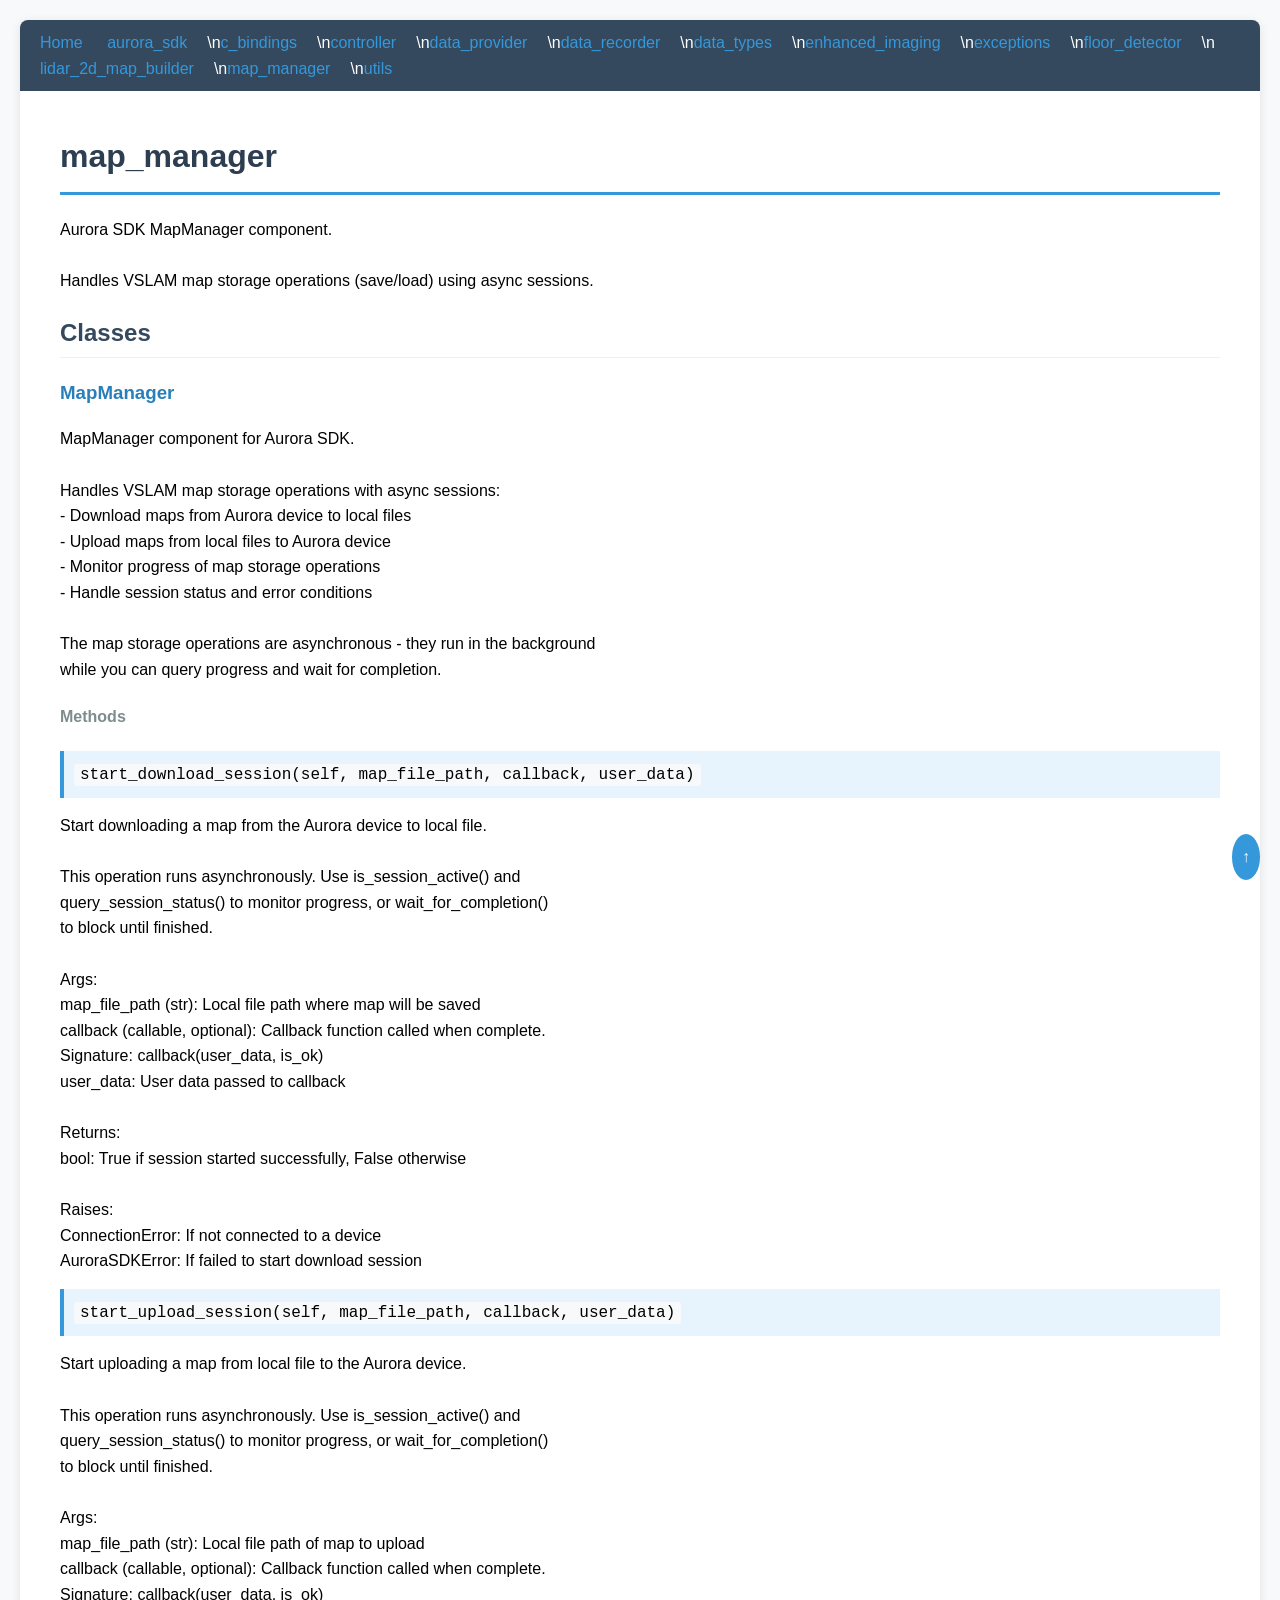
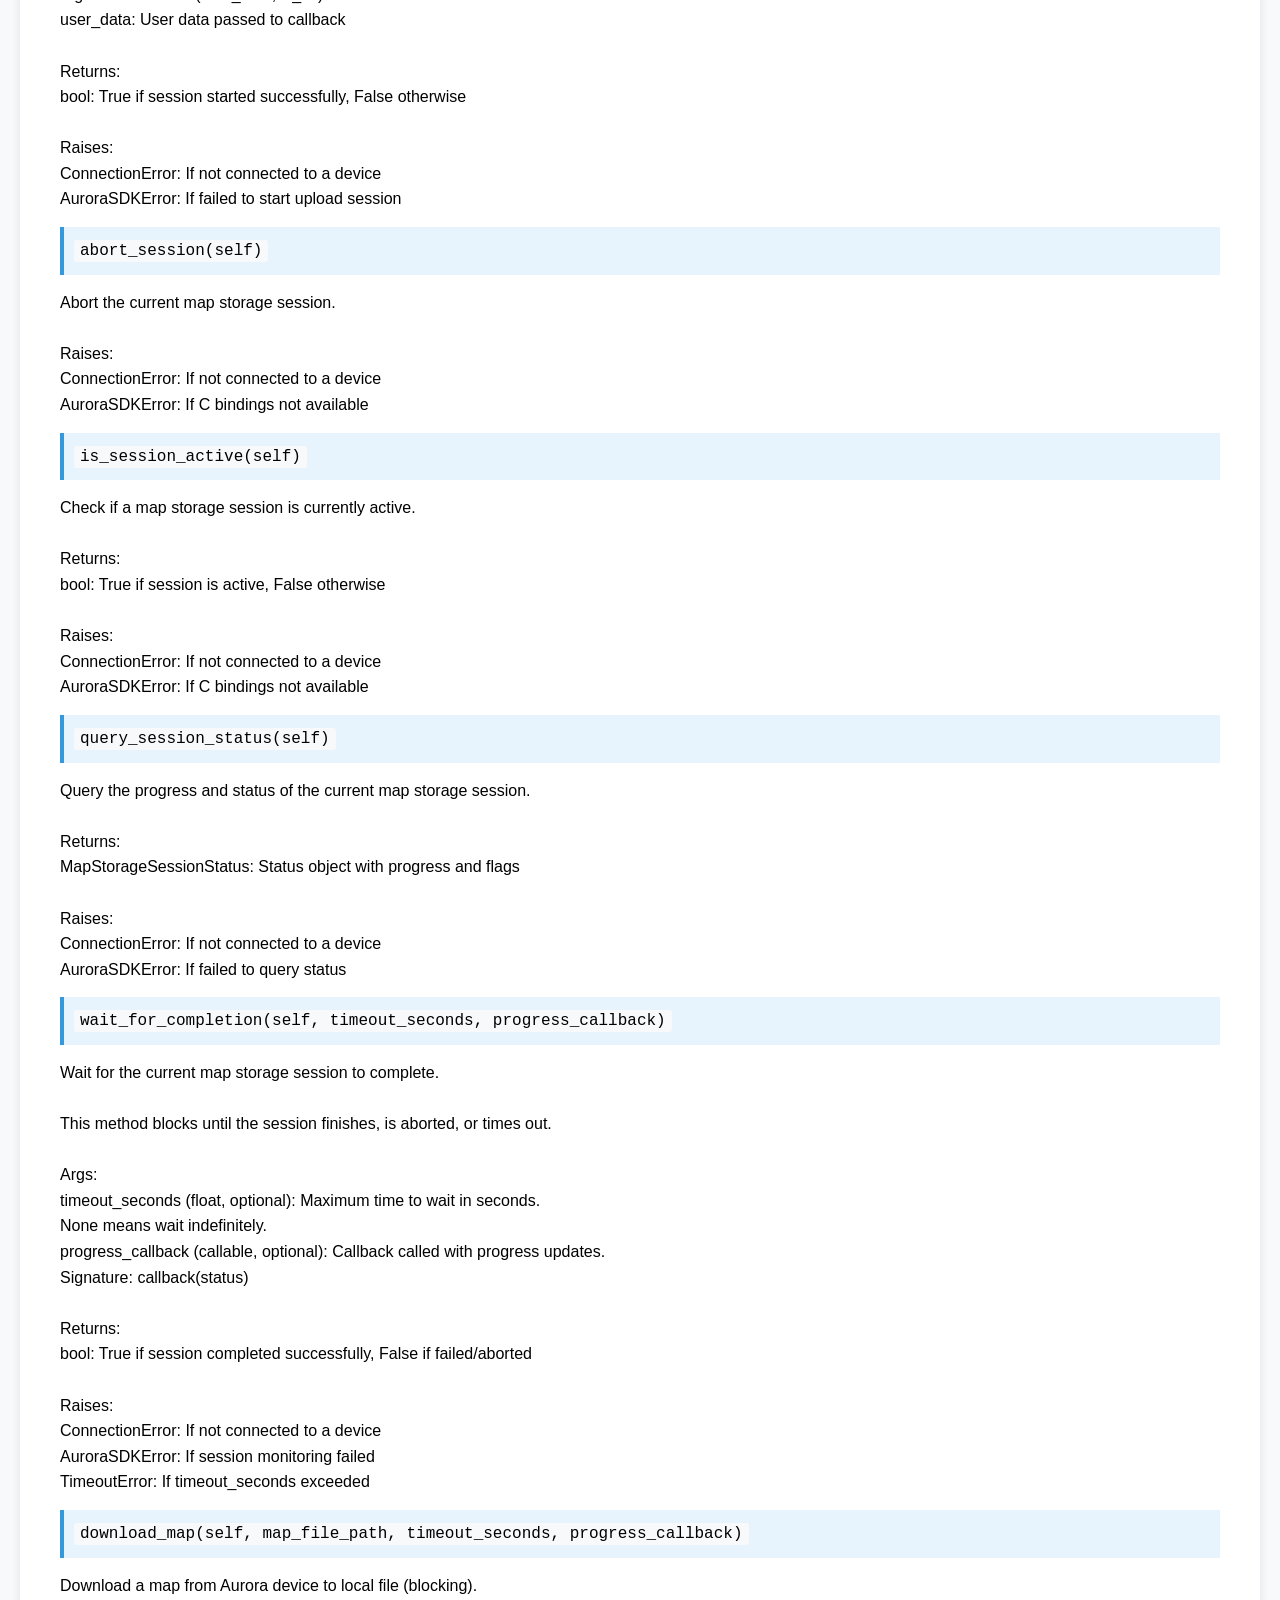
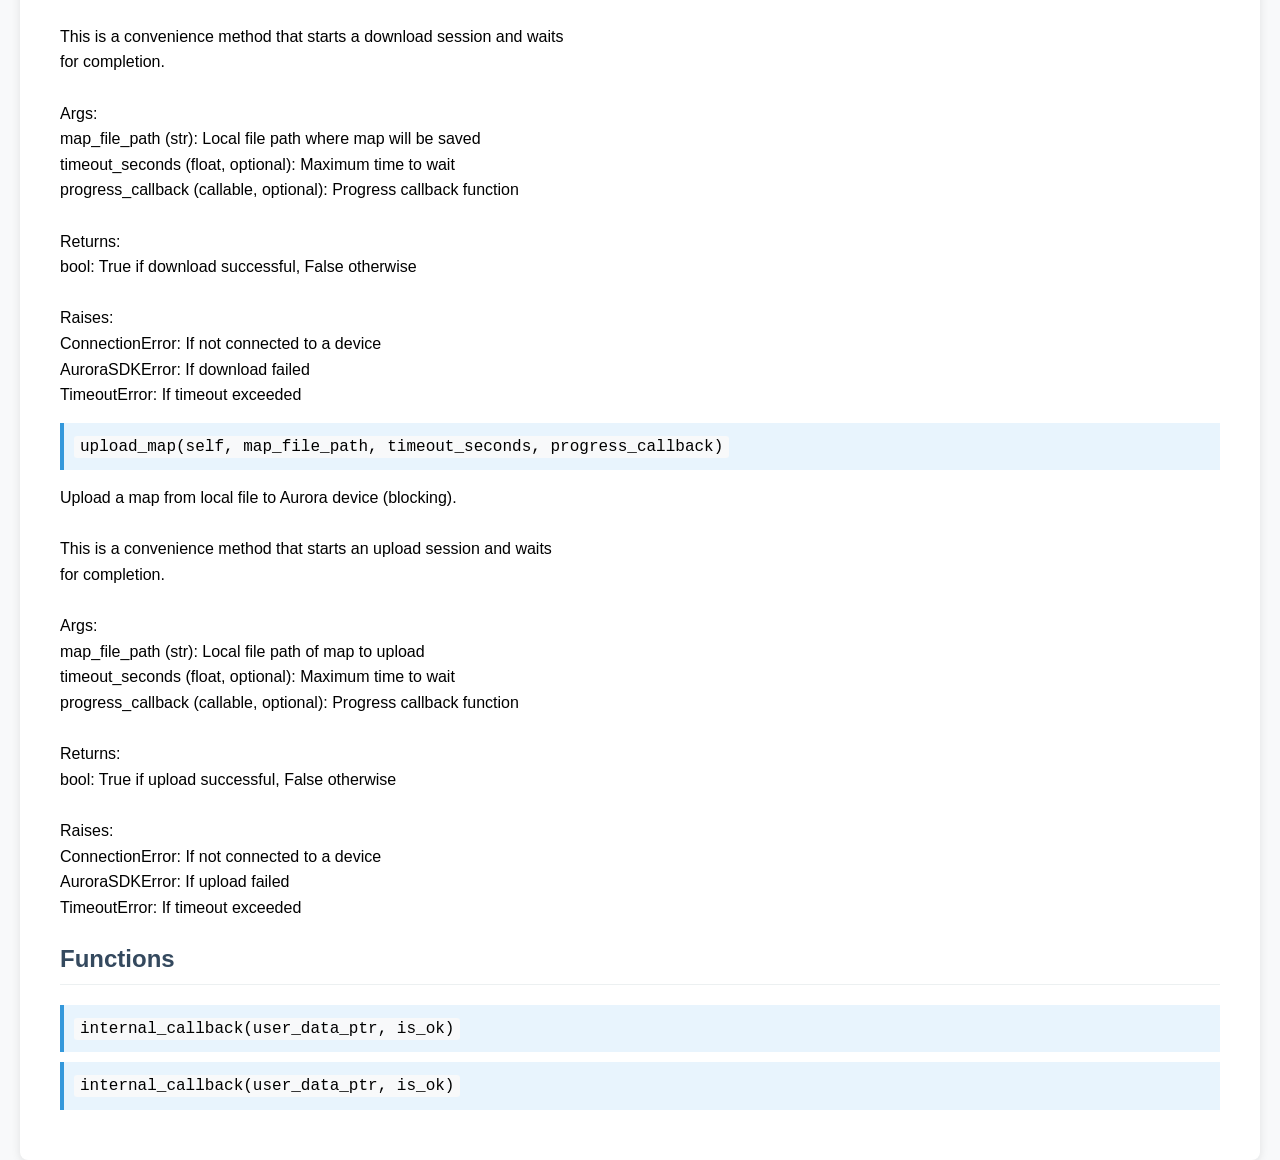
<file: py_aurora_remote-main/docs/map_manager.html>
<!DOCTYPE html>
<html lang="en">
<head>
    <meta charset="UTF-8">
    <meta name="viewport" content="width=device-width, initial-scale=1.0">
    <title>map_manager - Aurora Python SDK</title>
    <style>
        body { font-family: -apple-system, BlinkMacSystemFont, 'Segoe UI', sans-serif; line-height: 1.6; margin: 0; padding: 20px; background: #f8f9fa; }
        .container { max-width: 1200px; margin: 0 auto; background: white; padding: 40px; border-radius: 8px; box-shadow: 0 2px 10px rgba(0,0,0,0.1); }
        h1 { color: #2c3e50; border-bottom: 3px solid #3498db; padding-bottom: 10px; }
        h2 { color: #34495e; border-bottom: 1px solid #ecf0f1; padding-bottom: 5px; }
        h3 { color: #2980b9; }
        h4 { color: #7f8c8d; }
        code { background: #f8f9fa; padding: 2px 6px; border-radius: 3px; font-family: 'Monaco', 'Consolas', monospace; }
        pre { background: #2c3e50; color: #ecf0f1; padding: 15px; border-radius: 5px; overflow-x: auto; }
        pre code { background: none; padding: 0; }
        .nav { background: #34495e; color: white; padding: 10px 0; margin: -40px -40px 40px -40px; border-radius: 8px 8px 0 0; }
        .nav ul { list-style: none; padding: 0 20px; margin: 0; }
        .nav li { display: inline-block; margin-right: 20px; }
        .nav a { color: #3498db; text-decoration: none; }
        .nav a:hover { text-decoration: underline; }
        .signature { background: #e8f4fd; padding: 10px; border-left: 4px solid #3498db; margin: 10px 0; }
        .docstring { margin: 15px 0; }
        .back-to-top { position: fixed; bottom: 20px; right: 20px; background: #3498db; color: white; padding: 10px; border-radius: 50%; text-decoration: none; }
    </style>
</head>
<body>
    <div class="container">
        <nav class="nav">
            <ul>
                <li><a href="index.html">Home</a></li>
                <li><a href="aurora_sdk.html">aurora_sdk</a></li>\n<li><a href="c_bindings.html">c_bindings</a></li>\n<li><a href="controller.html">controller</a></li>\n<li><a href="data_provider.html">data_provider</a></li>\n<li><a href="data_recorder.html">data_recorder</a></li>\n<li><a href="data_types.html">data_types</a></li>\n<li><a href="enhanced_imaging.html">enhanced_imaging</a></li>\n<li><a href="exceptions.html">exceptions</a></li>\n<li><a href="floor_detector.html">floor_detector</a></li>\n<li><a href="lidar_2d_map_builder.html">lidar_2d_map_builder</a></li>\n<li><a href="map_manager.html">map_manager</a></li>\n<li><a href="utils.html">utils</a></li>
            </ul>
        </nav>
        <h1>map_manager</h1>
<div class='docstring'>Aurora SDK MapManager component.<br><br>Handles VSLAM map storage operations (save/load) using async sessions.</div>
<h2>Classes</h2>
<h3>MapManager</h3>
<div class='docstring'>MapManager component for Aurora SDK.<br><br>Handles VSLAM map storage operations with async sessions:<br>- Download maps from Aurora device to local files<br>- Upload maps from local files to Aurora device  <br>- Monitor progress of map storage operations<br>- Handle session status and error conditions<br><br>The map storage operations are asynchronous - they run in the background<br>while you can query progress and wait for completion.</div>
<h4>Methods</h4>
<div class='signature'><code>start_download_session(self, map_file_path, callback, user_data)</code></div>
<div class='docstring'>Start downloading a map from the Aurora device to local file.<br><br>This operation runs asynchronously. Use is_session_active() and <br>query_session_status() to monitor progress, or wait_for_completion()<br>to block until finished.<br><br>Args:<br>    map_file_path (str): Local file path where map will be saved<br>    callback (callable, optional): Callback function called when complete.<br>                                 Signature: callback(user_data, is_ok)<br>    user_data: User data passed to callback<br>    <br>Returns:<br>    bool: True if session started successfully, False otherwise<br>    <br>Raises:<br>    ConnectionError: If not connected to a device<br>    AuroraSDKError: If failed to start download session</div>
<div class='signature'><code>start_upload_session(self, map_file_path, callback, user_data)</code></div>
<div class='docstring'>Start uploading a map from local file to the Aurora device.<br><br>This operation runs asynchronously. Use is_session_active() and <br>query_session_status() to monitor progress, or wait_for_completion()<br>to block until finished.<br><br>Args:<br>    map_file_path (str): Local file path of map to upload<br>    callback (callable, optional): Callback function called when complete.<br>                                 Signature: callback(user_data, is_ok)<br>    user_data: User data passed to callback<br>    <br>Returns:<br>    bool: True if session started successfully, False otherwise<br>    <br>Raises:<br>    ConnectionError: If not connected to a device<br>    AuroraSDKError: If failed to start upload session</div>
<div class='signature'><code>abort_session(self)</code></div>
<div class='docstring'>Abort the current map storage session.<br><br>Raises:<br>    ConnectionError: If not connected to a device<br>    AuroraSDKError: If C bindings not available</div>
<div class='signature'><code>is_session_active(self)</code></div>
<div class='docstring'>Check if a map storage session is currently active.<br><br>Returns:<br>    bool: True if session is active, False otherwise<br>    <br>Raises:<br>    ConnectionError: If not connected to a device<br>    AuroraSDKError: If C bindings not available</div>
<div class='signature'><code>query_session_status(self)</code></div>
<div class='docstring'>Query the progress and status of the current map storage session.<br><br>Returns:<br>    MapStorageSessionStatus: Status object with progress and flags<br>    <br>Raises:<br>    ConnectionError: If not connected to a device<br>    AuroraSDKError: If failed to query status</div>
<div class='signature'><code>wait_for_completion(self, timeout_seconds, progress_callback)</code></div>
<div class='docstring'>Wait for the current map storage session to complete.<br><br>This method blocks until the session finishes, is aborted, or times out.<br><br>Args:<br>    timeout_seconds (float, optional): Maximum time to wait in seconds.<br>                                     None means wait indefinitely.<br>    progress_callback (callable, optional): Callback called with progress updates.<br>                                           Signature: callback(status)<br>    <br>Returns:<br>    bool: True if session completed successfully, False if failed/aborted<br>    <br>Raises:<br>    ConnectionError: If not connected to a device<br>    AuroraSDKError: If session monitoring failed<br>    TimeoutError: If timeout_seconds exceeded</div>
<div class='signature'><code>download_map(self, map_file_path, timeout_seconds, progress_callback)</code></div>
<div class='docstring'>Download a map from Aurora device to local file (blocking).<br><br>This is a convenience method that starts a download session and waits<br>for completion.<br><br>Args:<br>    map_file_path (str): Local file path where map will be saved<br>    timeout_seconds (float, optional): Maximum time to wait<br>    progress_callback (callable, optional): Progress callback function<br>    <br>Returns:<br>    bool: True if download successful, False otherwise<br>    <br>Raises:<br>    ConnectionError: If not connected to a device<br>    AuroraSDKError: If download failed<br>    TimeoutError: If timeout exceeded</div>
<div class='signature'><code>upload_map(self, map_file_path, timeout_seconds, progress_callback)</code></div>
<div class='docstring'>Upload a map from local file to Aurora device (blocking).<br><br>This is a convenience method that starts an upload session and waits<br>for completion.<br><br>Args:<br>    map_file_path (str): Local file path of map to upload<br>    timeout_seconds (float, optional): Maximum time to wait<br>    progress_callback (callable, optional): Progress callback function<br>    <br>Returns:<br>    bool: True if upload successful, False otherwise<br>    <br>Raises:<br>    ConnectionError: If not connected to a device<br>    AuroraSDKError: If upload failed<br>    TimeoutError: If timeout exceeded</div>
<h2>Functions</h2>
<div class='signature'><code>internal_callback(user_data_ptr, is_ok)</code></div>
<div class='signature'><code>internal_callback(user_data_ptr, is_ok)</code></div>
        <a href="#" class="back-to-top">↑</a>
    </div>
</body>
</html>
</file>
<file: display/robot_face/face.css>
/* Robô — rosto 7" (landscape); escalável com vmin */
:root {
  --bg1: #1a0a2e;
  --bg2: #2d1b4e;
  --bg3: #16213e;
  --cheek: rgba(255, 120, 180, 0.35);
  --sclera: #f0f4ff;
  --iris1: #4ecdc4;
  --iris2: #44a08d;
  --pupil: #0d1b1a;
  --mouth-stroke: #ff6b9d;
  --mouth-fill: #ff8fab;
  --eyelid: #2d1b4e;
}

* {
  box-sizing: border-box;
  margin: 0;
  padding: 0;
}

html, body {
  width: 100%;
  height: 100%;
  overflow: hidden;
  font-family: system-ui, "Segoe UI", sans-serif;
  background: linear-gradient(145deg, var(--bg1) 0%, var(--bg2) 45%, var(--bg3) 100%);
}

.stage {
  width: 100vw;
  height: 100vh;
  display: flex;
  flex-direction: column;
  align-items: stretch;
  justify-content: flex-start;
  padding: 3vmin;
  padding-bottom: 0;
}

.face-wrap {
  flex: 1;
  display: flex;
  flex-direction: column;
  align-items: center;
  justify-content: center;
  min-height: 0;
}

.face-footer {
  flex-shrink: 0;
  width: 100%;
  min-height: 7vmin;
  padding: 1.4vmin 2vmin 2vmin;
  text-align: center;
  font-size: clamp(14px, 2.8vmin, 28px);
  font-weight: 600;
  color: #ffb8d9;
  letter-spacing: 0.02em;
  text-shadow: 0 0 12px rgba(255, 107, 157, 0.6);
  background: linear-gradient(to top, rgba(0, 0, 0, 0.5) 0%, transparent 100%);
  opacity: 0;
  transition: opacity 0.35s ease;
  pointer-events: none;
}

.face-footer.visible {
  opacity: 1;
}

.face {
  width: min(96vw, 160vmin);
  height: min(88vh, 90vmin);
  display: flex;
  flex-direction: column;
  align-items: center;
  justify-content: space-between;
  position: relative;
}

.cheek {
  position: absolute;
  width: 18vmin;
  height: 10vmin;
  border-radius: 50%;
  background: radial-gradient(ellipse, var(--cheek) 0%, transparent 70%);
  top: 42%;
  pointer-events: none;
  opacity: 0;
  transition: opacity 0.6s ease;
}

.cheek.left { left: 4%; }
.cheek.right { right: 4%; }

.face.happy .cheek {
  opacity: 1;
}

.eyes-row {
  display: flex;
  justify-content: center;
  align-items: center;
  gap: 9.6vmin;
  margin-top: 8vmin;
  flex: 0 0 auto;
}

.eye {
  width: 26.4vmin;
  height: 31.2vmin;
  position: relative;
  border-radius: 50%;
  background: radial-gradient(circle at 35% 35%, #ffffff 0%, var(--sclera) 55%, #c8d4e8 100%);
  box-shadow:
    inset 0 -0.8vmin 2vmin rgba(0, 0, 40, 0.15),
    0 1.2vmin 3vmin rgba(0, 0, 0, 0.35),
    0 0 0 0.4vmin rgba(255, 255, 255, 0.12);
  overflow: hidden;
}

.eye .iris {
  position: absolute;
  width: 58%;
  height: 62%;
  left: 50%;
  top: 50%;
  transform: translate(-50%, -50%);
  border-radius: 50%;
  background: radial-gradient(circle at 38% 38%, var(--iris1) 0%, var(--iris2) 55%, #1a5c52 100%);
  box-shadow: inset 0 -0.3vmin 0.8vmin rgba(0, 0, 0, 0.25);
}

.eye .pupil {
  position: absolute;
  width: 42%;
  height: 44%;
  left: 50%;
  top: 50%;
  transform: translate(-50%, -50%);
  border-radius: 50%;
  background: radial-gradient(circle at 30% 25%, #2a2a2a 0%, var(--pupil) 100%);
  transition: transform 0.08s linear;
}

.eye .shine {
  position: absolute;
  width: 22%;
  height: 22%;
  left: 28%;
  top: 22%;
  border-radius: 50%;
  background: rgba(255, 255, 255, 0.85);
  pointer-events: none;
}

.eyelid {
  position: absolute;
  left: 0;
  top: 0;
  width: 100%;
  height: 100%;
  border-radius: 50%;
  background: linear-gradient(180deg, var(--eyelid) 0%, #1a0a2e 100%);
  transform-origin: center top;
  transform: scaleY(0);
  pointer-events: none;
  z-index: 5;
}

.eye.blinking:not(.open) .eyelid {
  animation: blink-shut 0.14s ease-in forwards;
}

.eye.blinking.open .eyelid {
  animation: blink-open 0.22s ease-out forwards;
}

@keyframes blink-shut {
  to { transform: scaleY(1); }
}

@keyframes blink-open {
  from { transform: scaleY(1); }
  to { transform: scaleY(0); }
}

.face.happy .eye {
  transform: scaleY(0.88);
  transition: transform 0.5s ease;
}

.mouth-zone {
  flex: 1 1 auto;
  display: flex;
  align-items: center;
  justify-content: center;
  width: 100%;
  min-height: 33.6vmin;
}

.mouth {
  width: 45.6vmin;
  height: 19.2vmin;
  position: relative;
}

.mouth svg {
  width: 100%;
  height: 100%;
  overflow: visible;
}

.mouth-path {
  fill: none;
  stroke: var(--mouth-stroke);
  stroke-width: 1.68vmin;
  stroke-linecap: round;
  transition: d 0.22s ease;
  filter: drop-shadow(0 0 1.2vmin rgba(255, 107, 157, 0.5));
}

.mouth-inner {
  fill: var(--mouth-fill);
  opacity: 0.55;
  transition: d 0.22s ease;
}

/* Fala: curvatura vem do morph do path em face.js (sem tremer a linha) */

/* Acessibilidade: reduzir movimento */
@media (prefers-reduced-motion: reduce) {
  .eye .pupil { transition: none; }
  .mouth-path, .mouth-inner { transition: none; }
}
</file>
